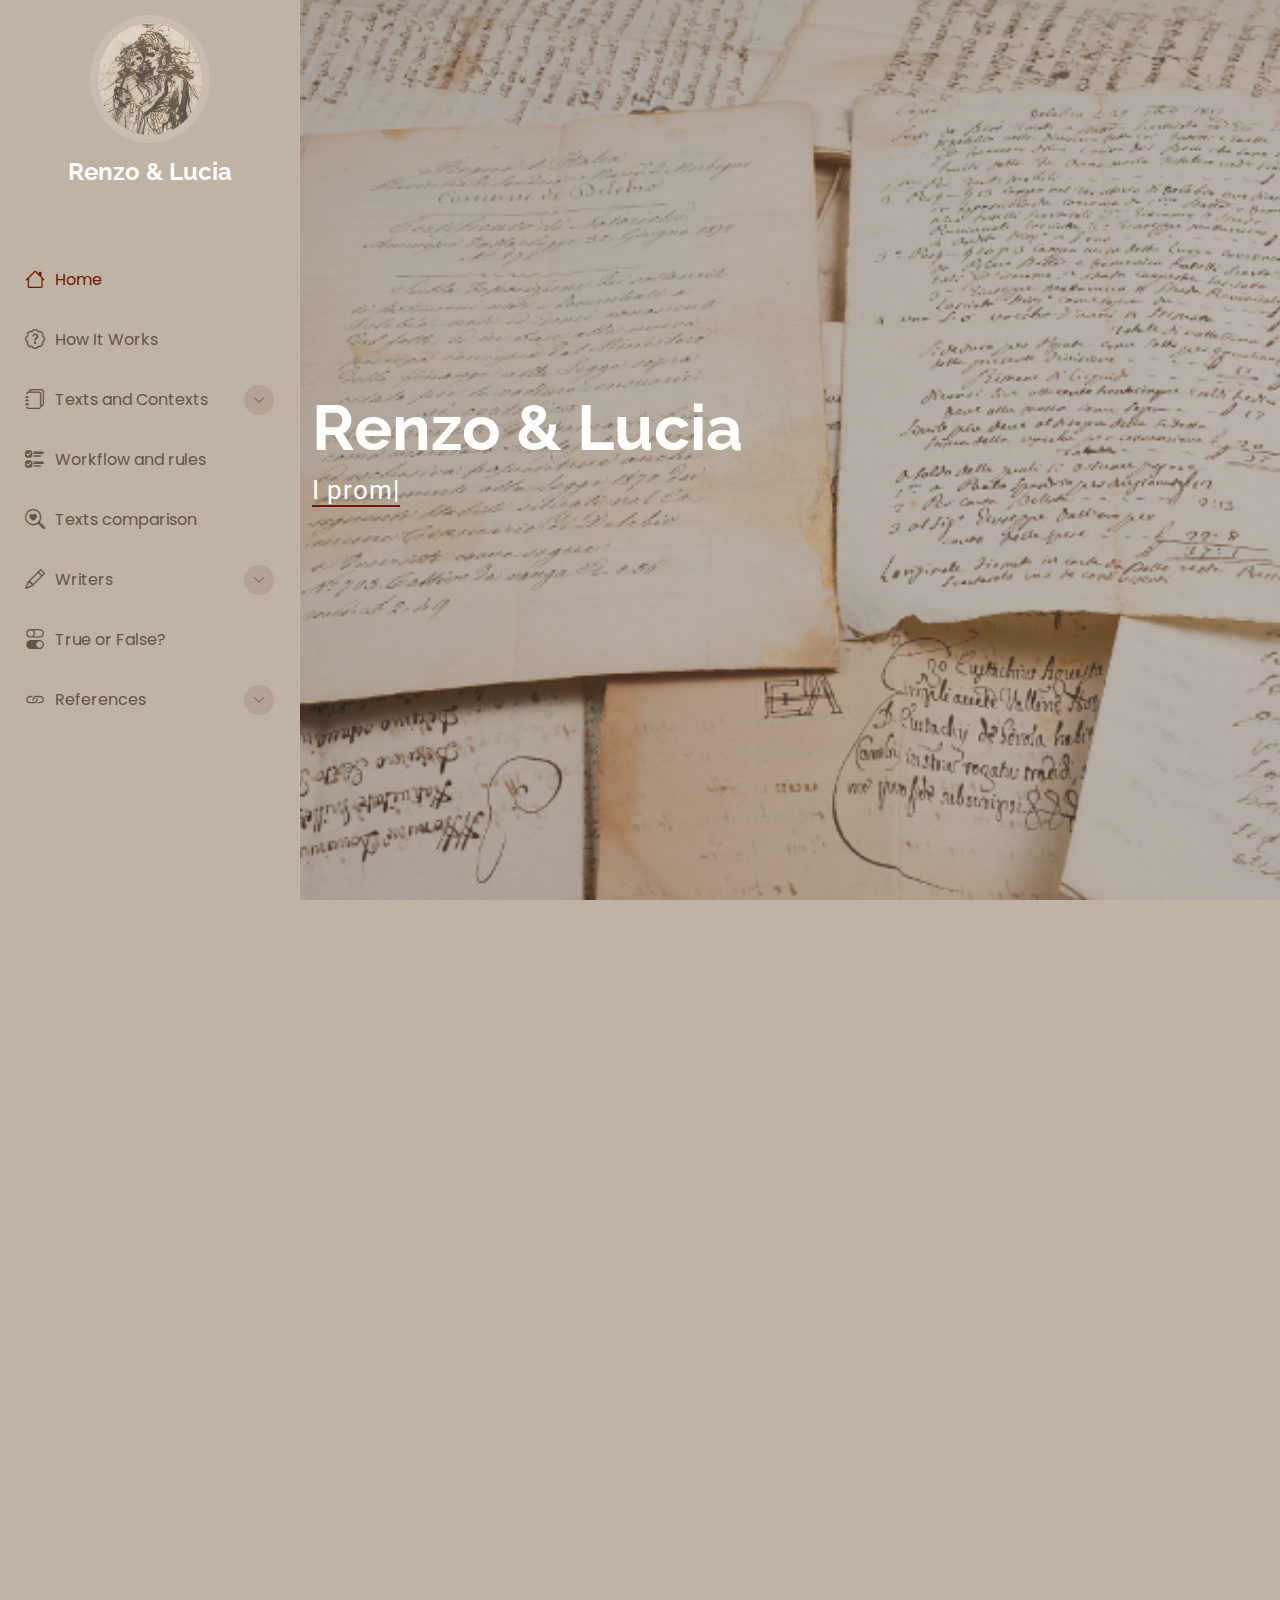
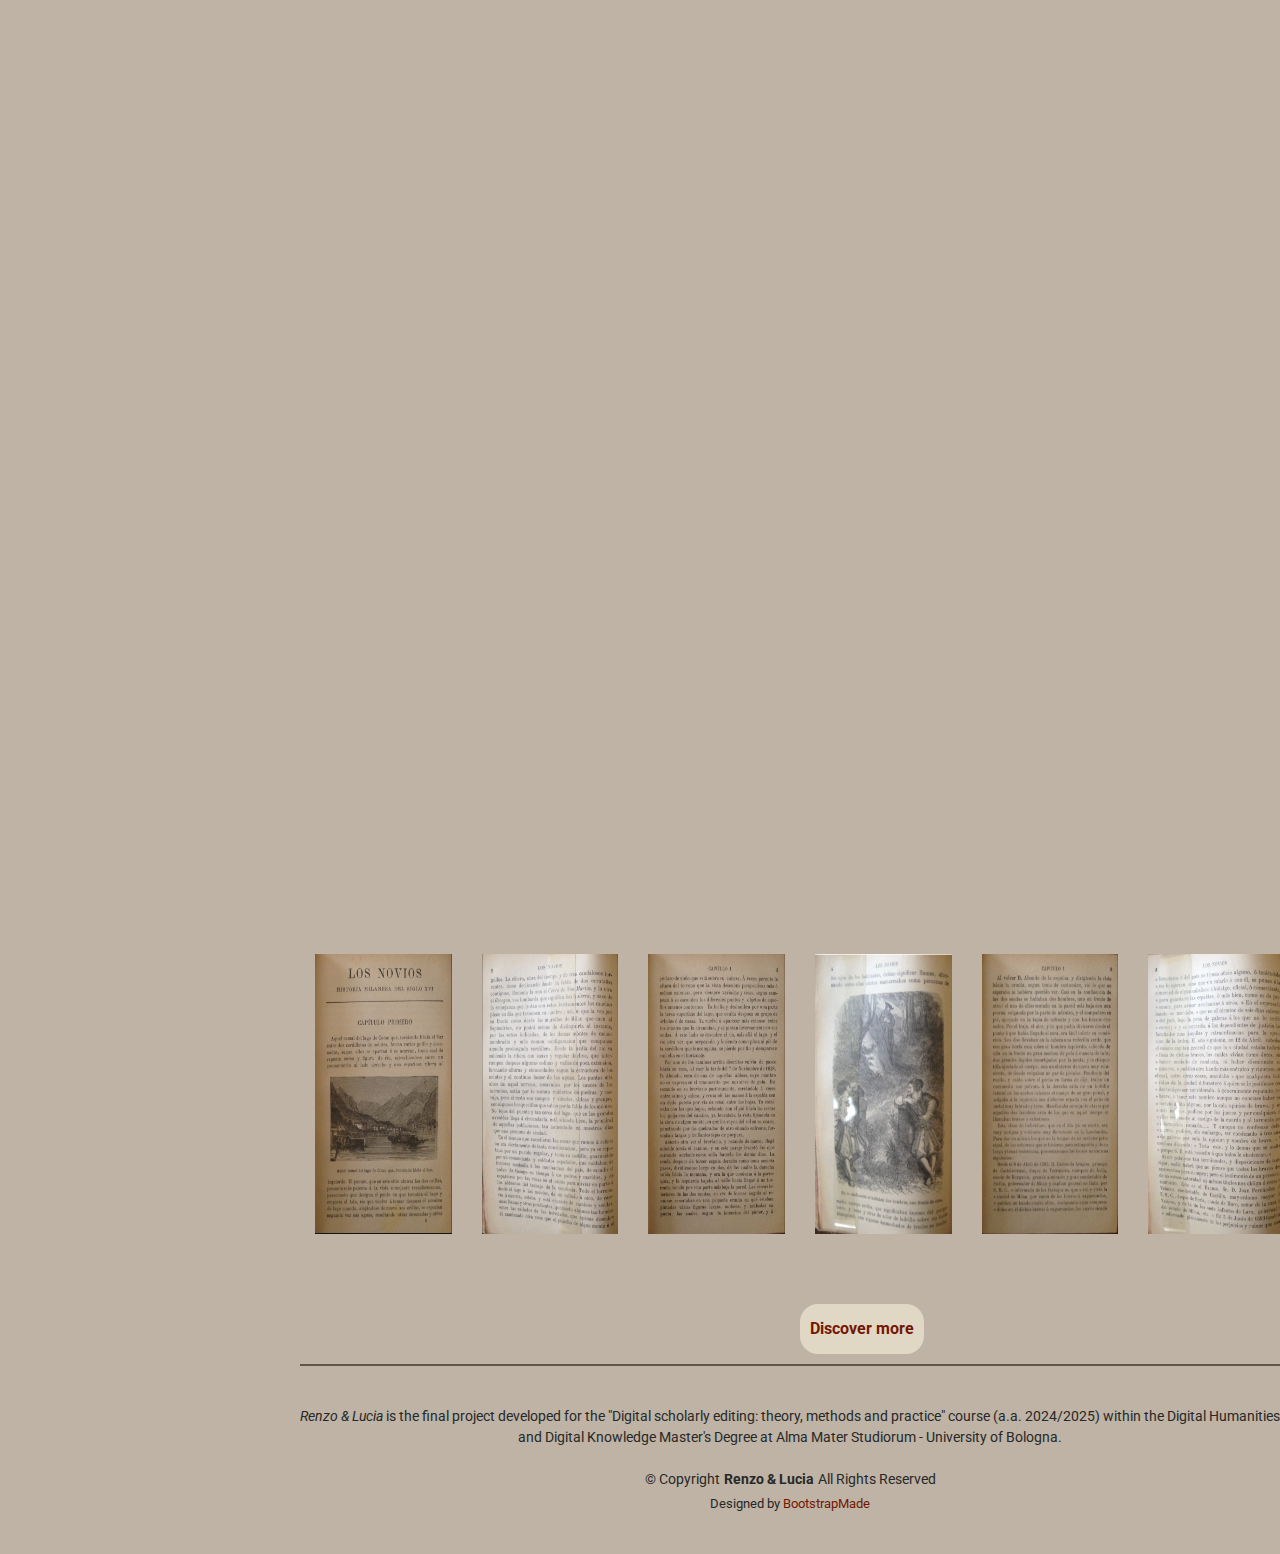
<file: index.html>
<!DOCTYPE html>
<html lang="en">

<head>
  <meta charset="utf-8">
  <meta content="width=device-width, initial-scale=1.0" name="viewport">
  <title>Renzo & Lucia</title>
  <meta content="" name="description">
  <meta content="" name="keywords">

  <!-- Favicons -->
  <link href="assets/img/losnoviosfavicon.png" rel="icon">
  <link href="assets/img/apple-touch-icon.png" rel="apple-touch-icon">

  <!-- Fonts -->
  <link href="https://fonts.googleapis.com" rel="preconnect">
  <link href="https://fonts.gstatic.com" rel="preconnect" crossorigin>
  <link href="https://fonts.googleapis.com/css2?family=Roboto:ital,wght@0,100;0,300;0,400;0,500;0,700;0,900;1,100;1,300;1,400;1,500;1,700;1,900&family=Poppins:ital,wght@0,100;0,200;0,300;0,400;0,500;0,600;0,700;0,800;0,900;1,100;1,200;1,300;1,400;1,500;1,600;1,700;1,800;1,900&family=Raleway:ital,wght@0,100;0,200;0,300;0,400;0,500;0,600;0,700;0,800;0,900;1,100;1,200;1,300;1,400;1,500;1,600;1,700;1,800;1,900&display=swap" rel="stylesheet">

  <!-- Vendor CSS Files -->
  <link href="assets/vendor/bootstrap/css/bootstrap.min.css" rel="stylesheet">
  <link href="assets/vendor/bootstrap-icons/bootstrap-icons.css" rel="stylesheet">
  <link href="assets/vendor/aos/aos.css" rel="stylesheet">
  <link href="assets/vendor/glightbox/css/glightbox.min.css" rel="stylesheet">
  <link href="assets/vendor/swiper/swiper-bundle.min.css" rel="stylesheet">

  <!-- Main CSS File -->
  <link href="assets/css/main.css" rel="stylesheet">

  <!-- =======================================================
  * Template Name: iPortfolio
  * Template URL: https://bootstrapmade.com/iportfolio-bootstrap-portfolio-websites-template/
  * Updated: Jun 29 2024 with Bootstrap v5.3.3
  * Author: BootstrapMade.com
  * License: https://bootstrapmade.com/license/
  ======================================================== -->
</head>

<body class="index-page">

  <header id="header" class="header dark-background d-flex flex-column">
    <i class="header-toggle d-xl-none bi bi-list"></i>

    <div class="profile-img">
      <img src="assets/img/losnoviosfavicon.png" alt="" class="img-fluid rounded-circle">
    </div>

    <a href="index.html" class="logo d-flex align-items-center justify-content-center">
      <!-- Uncomment the line below if you also wish to use an image logo -->
      <!-- <img src="assets/img/logo.png" alt=""> -->
      <h1 class="sitename">Renzo & Lucia</h1>
    </a>
    <br>
    <br>


    <nav id="navmenu" class="navmenu">
      <ul>
        <li><a href="#" class="active"><i class="bi bi-house navicon"></i>Home</a></li>
        <li><a href="howitworks.html"><i class="bi bi-patch-question navicon"></i>How It Works</a></li>
        <li class="dropdown"><a href="Texts.html"><i class="bi bi-journals navicon"></i> <span>Texts and Contexts</span> <i class="bi bi-chevron-down toggle-dropdown"></i></a>
          <ul>
            <li><a href="Texts.html">I promessi sposi</a></li>
            <li><a href="Texts.html">Los novios</a></li>
          </ul>
        </li>
        <li><a href="workflowanddoc.html"><i class="bi bi-ui-checks navicon"></i>Workflow and rules</a></li>
        <li><a href="txtinitialcomparison.html"><i class="bi bi-search-heart navicon"></i>Texts comparison</a></li>
        <li class="dropdown"><a href="writers.html"><i class="bi bi-pencil navicon"></i> <span>Writers</span> <i class="bi bi-chevron-down toggle-dropdown"></i></a>
          <ul>
            <li><a href="writers.html">Alessandro Manzoni</a></li>
            <li><a href="writers.html">Juan Nicasio Gallego</a></li>
          </ul>
        </li>
        <li><a href="trueorfalse.html"><i class="bi bi-toggles navicon"></i>True or False?</a></li>
        <li class="dropdown"><a href="references.html"><i class="bi bi-link navicon"></i> <span>References</span> <i class="bi bi-chevron-down toggle-dropdown"></i></a>
          <ul>
            <li><a href="references.html">Primary bibliography</a></li>
            <li><a href="references.html">Secondary biblioghraphy</a></li>
            <li><a href="references.html">Tools</a></li>
      </ul>
    </nav>

  </header>

  <main class="main">

    <!-- Hero Section -->
  <section id="tstart" class="tstart section dark-background" class="manoscritti">

      <img src="assets/img/manoscritti.jpg" alt="manoscritti" class="tstart-bg" data-aos="fade-in">

      <div class="container" data-aos="fade-up" data-aos-delay="100">
        <h2>Renzo & Lucia</h2>
        <p><span class="typed" data-typed-items="I promessi sposi vs Los novios"></span><span class="typed-cursor typed-cursor--blink" aria-hidden="true"></span></p>
      </div>

    </section><!-- /Hero Section -->

    <!-- About Section -->
    <section id="about" class="about section">

      <!-- Section Title -->
      <div class="container section-title" data-aos="fade-up">
        <h2>About the project</h2>
        <div class="content">
            <p> Welcome to <strong>Renzo & Lucia</strong>, an innovative and interactive project that brings literature to life through the power of Digital Humanities.<br>
              At the heart of this project lies a fascinating challenge: to analyze, compare, and digitally map the differences between an original work and its translation into another language. 
              The result is an engaging experience that invites the user to discover how texts transform as they cross cultural and linguistic borders.<br>
              This work combines technology and literary analysis in a unique way, it provides a stimulating comparison focused on two highly interesting and distinctive 19th-century works:</p><br>
            <div class="row">
              <div>
                <ul>
                  <li><i class="bi bi-chevron-right"></i> <strong><em>I promessi sposi</em> by Alessandro Manzoni (1827), also known as the Ventisettana</strong></li>
                  <li><i class="bi bi-chevron-right"></i> <strong><em>Los novios</em> by Juan Nicasio Gallego (1836-37)</strong></li>
                  </ul>
              </div>
            </div>
            <p>It is worth noting that Gallego’s version is not the very first Spanish translation of Manzoni’s masterpiece. In fact, it is at least the second, published nearly a decade after the original. The earlier translation published in 1833 remains little known, with scarce and incomplete information available. For this reason, Gallego’s version offers a more solid and fruitful basis for analysis.</p>
            <br>
            <p>This project is designed for a diverse audience, from the students seeking study material to literature enthusiasts, teachers, and actually anyone interested in discovering new insights into <em>I promessi sposi</em>.</p>
            <br>
            <p>Both texts are well known and widely studied, with multiple digital editions already available. Furthermore, several platforms already allow readers to consult and analyze them.</p>
            <br>
            <p>However, this project aims to go beyond simple comparison by offering a detailed, side-by-side analysis of the two works. The goal is not only to observe their similarities but, more importantly, to highlight the structural, linguistic, interpretative, cultural, and ideological  differences that emerge between the original work and its translation.</p>
            <br>
            <p>What makes this comparison especially compelling is that these variations are not merely accidental or stylistic. They reveal how language, culture, and historical context shape the way a story is told. The translation, therefore, is not just a literal rendering of the original but a work deeply influenced by the translator’s time, culture, and perspective.</p>
            <br>
            <p>As a result, this project invites readers to perceive this translation not as a simple reproduction, but as a form of cultural, linguistic, interpretative, and ideological adaptation.</p>
          </div>
        </div>
      </div><!-- End Section Title -->
</section>


<section class="textsexample_section">
  <div class="textsexample_container">
    <div class="isotope-layout" data-default-filter="*" data-layout="masonry" >
      <div class="row justify-content-center gy-4 isotope-container" data-aos="fade-up" data-aos-delay="200">

      <!-- Primo elemento -->
      <div class="col-lg-4 col-md-6 isotope-item textsclass">
        <div class="portfolio-item portfolio-hover rounded shadow-sm overflow-hidden">
          <div class="portfolio-img-container">
            <img src="assets/img/ipromessisposiexample.png" class="img-fluid" alt="I promessi sposi">
            <div class="portfolio-overlay">
              <div class="portfolio-text">
                <h4 id="ps_title">I PROMESSI SPOSI</h4>
                <p>First page of the first chapter of <i>I promessi sposi</i>, Ventisettana, written by Alessandro Manzoni (1827)</p>
                <a href="assets/img/ipromessisposiexample.png" title="Chapter 1, page 1 - I promessi sposi Ventisettana written by Alessandro Manzoni (1827)" data-gallery="portfolio-gallery-app" class="glightbox preview-link" id="ps_zoomicon"><i class="bi bi-zoom-in"></i></a>
                <a href="https://archive.org/details/bub_gb_u_HqQfXtei0C/page/n21/mode/2up" title="More Details" class="details-link" target="_blank" id="ps_searchicon"><i class="bi bi-link-45deg"></i></a>
              </div>
            </div>
          </div>
        </div>
      </div>

      <!-- Secondo elemento -->
      <div class="col-lg-4 col-md-6 isotope-item textsclass">
        <div class="portfolio-item portfolio-hover rounded shadow-sm overflow-hidden">
          <div class="portfolio-img-container">
            <img src="assets/img/losnoviosexample.png" class="img-fluid" alt="Los noivios">
            <div class="portfolio-overlay">
              <div class="portfolio-text">
                <h4 id="ps_title">LOS NOVIOS</h4>
                <p>First page of the first chapter of <i>Los novios</i> written by Juan Nicasio Gallego (1836-37)</p>
                <a href="assets/img/losnoviosexample.png" title="Chapter 1, page 1 - Los novio written by Juan Nicasio Gallego (1836-37)" data-gallery="portfolio-gallery-app" class="glightbox preview-link" id="ln_zoomicon"><i class="bi bi-zoom-in"></i></a>
                <a href="https://www.movio.beniculturali.it/dsglism/IpromessisposiinEuropaenelmondo/it/67/edizione-spagnola" title="More Details" class="details-link" target="_blank" id="ln_searchicon"><i class="bi bi-link-45deg"></i></a>
              </div>
            </div>
          </div>
        </div>
      </div>

    </div><!-- End isotope container -->

  </div><!-- End isotope layout -->

</div><!-- End container -->

</section>


<div class="indexslider">
        <div class="indexslide-track">

           <div class="index-slide">
            <img src="assets/img/losnoviosexample.png" alt="losnoviosp1" > 
          </div>

          <div class="index-slide">
            <img src="assets/img/Los novios foto/losnoviosp2.png" alt="losnoviosp2" > 
          </div>
          
          <div class="index-slide">
            <img src="assets/img/Los novios foto/losnoviosp3.png" alt="losnoviosp3"> 
          </div>
      
          <div class="index-slide">
            <img src="assets/img/Los novios foto/losnoviosp4.png" alt="losnoviosp4"> 
          </div>
    
          <div class="index-slide">
            <img src="assets/img/Los novios foto/losnoviosp5.png" alt="losnoviosp5"> 
          </div>
    
          <div class="index-slide">
            <img src="assets/img/Los novios foto/losnoviosp6.png" alt="losnoviosp6"> 
          </div>
    
          <div class="index-slide">
            <img src="assets/img/Los novios foto/losnoviosp7.png" alt="losnoviosp7"> 
          </div>
    
          <div class="index-slide">
            <img src="assets/img/Los novios foto/losnoviosp8.png" alt="losnoviosp8"> 
          </div>
    
          <div class="index-slide">
            <img src="assets/img/Los novios foto/losnoviosp9.png" alt="losnoviosp9"> 
          </div>
    
          <div class="index-slide">
            <img src="assets/img/Los novios foto/losnoviosp10.png" alt="losnoviosp10"> 
          </div>
    
          <div class="index-slide">
            <img src="assets/img/internetarchivestart.png" alt="ipsia1"> 
          </div>
    
          <div class="index-slide">
            <img src="assets/img/ipsia2.png" alt="ipsia2"> 
          </div>
    
          <div class="index-slide">
            <img src="assets/img/ipsia3.png" alt="ipsia3"> 
          </div>
    
          <div class="index-slide">
            <img src="assets/img/ipsia4.png" alt="ipsia4"> 
          </div>
    
          <div class="index-slide">
            <img src="assets/img/ipsia5.png" alt="ipsia5"> 
          </div>
    
          <div class="index-slide">
            <img src="assets/img/ipsia6.png" alt="ipsia6"> 
          </div>
          
          <div class="index-slide">
            <img src="assets/img/ipsia7.png" alt="ipsia7"> 
          </div>

          <div class="index-slide">
            <img src="assets/img/ipsia8.png" alt="ipsia8"> 
          </div>

          <div class="index-slide">
            <img src="assets/img/ipsia9.png" alt="ipsia9"> 
          </div>
    
          <div class="index-slide">
            <img src="assets/img/ipsia10.png" alt="ipsia10"> 
          </div>

        <!-- doubled images-->
        
          
           <div class="index-slide">
            <img src="assets/img/losnoviosexample.png" alt="losnoviosp1" > 
          </div>

          <div class="index-slide">
            <img src="assets/img/Los novios foto/losnoviosp2.png" alt="losnoviosp2" > 
          </div>
          
          <div class="index-slide">
            <img src="assets/img/Los novios foto/losnoviosp3.png" alt="losnoviosp3"> 
          </div>
      
          <div class="index-slide">
            <img src="assets/img/Los novios foto/losnoviosp4.png" alt="losnoviosp4"> 
          </div>
    
          <div class="index-slide">
            <img src="assets/img/Los novios foto/losnoviosp5.png" alt="losnoviosp5"> 
          </div>
    
          <div class="index-slide">
            <img src="assets/img/Los novios foto/losnoviosp6.png" alt="losnoviosp6"> 
          </div>
    
          <div class="index-slide">
            <img src="assets/img/Los novios foto/losnoviosp7.png" alt="losnoviosp7"> 
          </div>
    
          <div class="index-slide">
            <img src="assets/img/Los novios foto/losnoviosp8.png" alt="losnoviosp8"> 
          </div>
    
          <div class="index-slide">
            <img src="assets/img/Los novios foto/losnoviosp9.png" alt="losnoviosp9"> 
          </div>
    
          <div class="index-slide">
            <img src="assets/img/Los novios foto/losnoviosp10.png" alt="losnoviosp10"> 
          </div>
    
          <div class="index-slide">
            <img src="assets/img/internetarchivestart.png" alt="ipsia1"> 
          </div>
    
          <div class="index-slide">
            <img src="assets/img/ipsia2.png" alt="ipsia2"> 
          </div>
    
          <div class="index-slide">
            <img src="assets/img/ipsia3.png" alt="ipsia3"> 
          </div>
    
          <div class="index-slide">
            <img src="assets/img/ipsia4.png" alt="ipsia4"> 
          </div>
    
          <div class="index-slide">
            <img src="assets/img/ipsia5.png" alt="ipsia5"> 
          </div>
    
          <div class="index-slide">
            <img src="assets/img/ipsia6.png" alt="ipsia6"> 
          </div>
          
          <div class="index-slide">
            <img src="assets/img/ipsia7.png" alt="ipsia7"> 
          </div>

          <div class="index-slide">
            <img src="assets/img/ipsia8.png" alt="ipsia8"> 
          </div>

          <div class="index-slide">
            <img src="assets/img/ipsia9.png" alt="ipsia9"> 
          </div>
    
          <div class="index-slide">
            <img src="assets/img/ipsia10.png" alt="ipsia10"> 
          </div>
          
        <!-- doubled images-->

          
           <div class="index-slide">
            <img src="assets/img/losnoviosexample.png" alt="losnoviosp1" > 
          </div>

          <div class="index-slide">
            <img src="assets/img/Los novios foto/losnoviosp2.png" alt="losnoviosp2" > 
          </div>
          
          <div class="index-slide">
            <img src="assets/img/Los novios foto/losnoviosp3.png" alt="losnoviosp3"> 
          </div>
      
          <div class="index-slide">
            <img src="assets/img/Los novios foto/losnoviosp4.png" alt="losnoviosp4"> 
          </div>
    
          <div class="index-slide">
            <img src="assets/img/Los novios foto/losnoviosp5.png" alt="losnoviosp5"> 
          </div>
    
          <div class="index-slide">
            <img src="assets/img/Los novios foto/losnoviosp6.png" alt="losnoviosp6"> 
          </div>
    
          <div class="index-slide">
            <img src="assets/img/Los novios foto/losnoviosp7.png" alt="losnoviosp7"> 
          </div>
    
          <div class="index-slide">
            <img src="assets/img/Los novios foto/losnoviosp8.png" alt="losnoviosp8"> 
          </div>
    
          <div class="index-slide">
            <img src="assets/img/Los novios foto/losnoviosp9.png" alt="losnoviosp9"> 
          </div>
    
          <div class="index-slide">
            <img src="assets/img/Los novios foto/losnoviosp10.png" alt="losnoviosp10"> 
          </div>
    
          <div class="index-slide">
            <img src="assets/img/internetarchivestart.png" alt="ipsia1"> 
          </div>
    
          <div class="index-slide">
            <img src="assets/img/ipsia2.png" alt="ipsia2"> 
          </div>
    
          <div class="index-slide">
            <img src="assets/img/ipsia3.png" alt="ipsia3"> 
          </div>
    
          <div class="index-slide">
            <img src="assets/img/ipsia4.png" alt="ipsia4"> 
          </div>
    
          <div class="index-slide">
            <img src="assets/img/ipsia5.png" alt="ipsia5"> 
          </div>
    
          <div class="index-slide">
            <img src="assets/img/ipsia6.png" alt="ipsia6"> 
          </div>
          
          <div class="index-slide">
            <img src="assets/img/ipsia7.png" alt="ipsia7"> 
          </div>

          <div class="index-slide">
            <img src="assets/img/ipsia8.png" alt="ipsia8"> 
          </div>

          <div class="index-slide">
            <img src="assets/img/ipsia9.png" alt="ipsia9"> 
          </div>
    
          <div class="index-slide">
            <img src="assets/img/ipsia10.png" alt="ipsia10"> 
          </div>
    
  
         
        </div>
      </div>




<div>
  <style>
    .discover{
      align-items: center;
      border-radius: 18px;
      margin-left: 500px;
      background-color:#e1d7c5;
      border-color: var(--heading-color);
      height: 50px;
      font-weight:bold;
    }
  </style>
 <button class="btn-base discover"><a href="txtinitialcomparison.html">Discover more</a></button>
</div>

  </main>

  <footer id="footer" class="footer position-relative light-background">

    <div class="footercontainer">
      <div class="copyright text-center ">
        <p><i>Renzo & Lucia</i> is the final project developed for the "Digital scholarly editing: theory, methods and practice" course (a.a. 2024/2025) within the Digital Humanities and Digital Knowledge Master's Degree at Alma Mater Studiorum - University of Bologna.</p> <br>
        <p>© <span>Copyright</span><strong class="px-1 sitename">Renzo & Lucia</strong><span>All Rights Reserved</span></p>
      </div>
      <div class="credits">
        <!-- All the links in the footer should remain intact. -->
        <!-- You can delete the links only if you've purchased the pro version. -->
        <!-- Licensing information: https://bootstrapmade.com/license/ -->
        <!-- Purchase the pro version with working PHP/AJAX contact form: [buy-url] -->
        Designed by <a href="https://bootstrapmade.com/">BootstrapMade</a>
      </div>
    </div>

  </footer>

  <!-- Scroll Top -->
  <a href="#" id="scroll-top" class="scroll-top d-flex align-items-center justify-content-center"><i class="bi bi-arrow-up-short"></i></a>

  <!-- Preloader -->
  <div id="preloader"></div>

  <!-- Vendor JS Files -->
  <script src="assets/vendor/bootstrap/js/bootstrap.bundle.min.js"></script>
  <script src="assets/vendor/php-email-form/validate.js"></script>
  <script src="assets/vendor/aos/aos.js"></script>
  <script src="assets/vendor/typed.js/typed.umd.js"></script>
  <script src="assets/vendor/purecounter/purecounter_vanilla.js"></script>
  <script src="assets/vendor/waypoints/noframework.waypoints.js"></script>
  <script src="assets/vendor/glightbox/js/glightbox.min.js"></script>
  <script src="assets/vendor/imagesloaded/imagesloaded.pkgd.min.js"></script>
  <script src="assets/vendor/isotope-layout/isotope.pkgd.min.js"></script>
  <script src="assets/vendor/swiper/swiper-bundle.min.js"></script>

  <!-- Main JS File -->
  <script src="assets/js/main.js"></script>

</body>

</html>
</file>
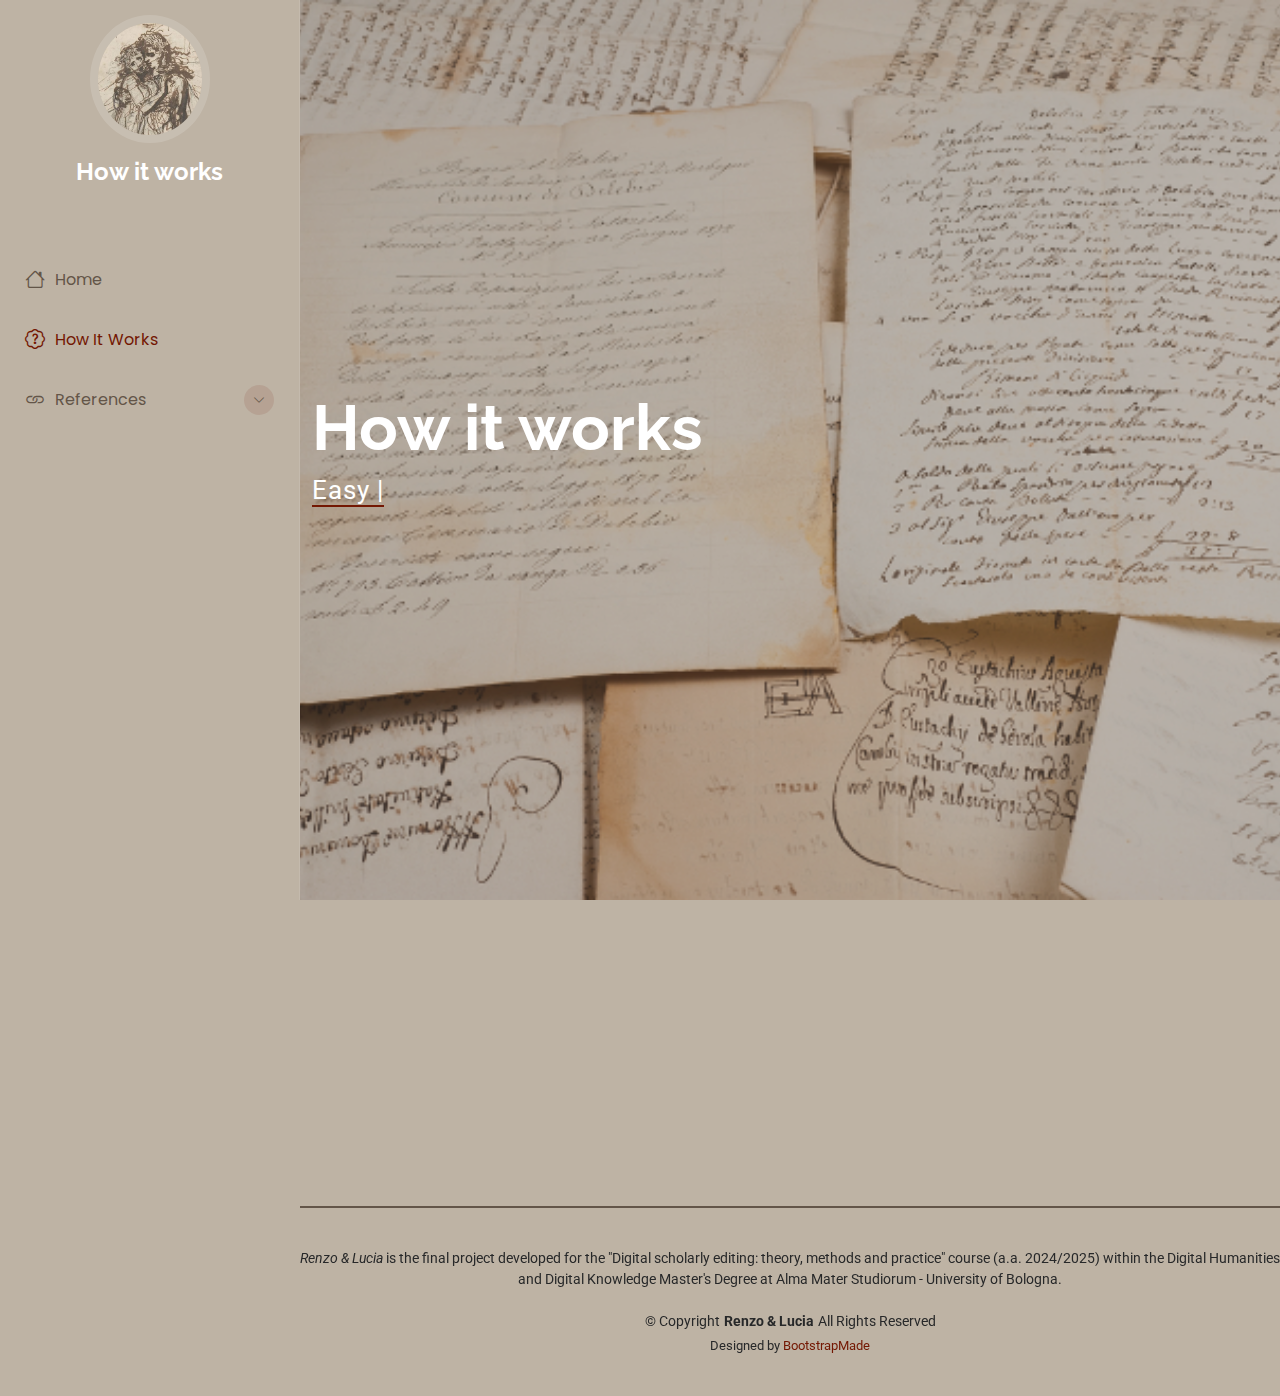
<file: howitworks.html>
<!DOCTYPE html>
<html lang="en">

<head>
  <meta charset="utf-8">
  <meta content="width=device-width, initial-scale=1.0" name="viewport">
  <title>Renzo & Lucia</title>
  <meta content="" name="description">
  <meta content="" name="keywords">

  <!-- Favicons -->
  <link href="assets/img/losnoviosfavicon.png" rel="icon">
  <link href="assets/img/apple-touch-icon.png" rel="apple-touch-icon">

  <!-- Fonts -->
  <link href="https://fonts.googleapis.com" rel="preconnect">
  <link href="https://fonts.gstatic.com" rel="preconnect" crossorigin>
  <link href="https://fonts.googleapis.com/css2?family=Roboto:ital,wght@0,100;0,300;0,400;0,500;0,700;0,900;1,100;1,300;1,400;1,500;1,700;1,900&family=Poppins:ital,wght@0,100;0,200;0,300;0,400;0,500;0,600;0,700;0,800;0,900;1,100;1,200;1,300;1,400;1,500;1,600;1,700;1,800;1,900&family=Raleway:ital,wght@0,100;0,200;0,300;0,400;0,500;0,600;0,700;0,800;0,900;1,100;1,200;1,300;1,400;1,500;1,600;1,700;1,800;1,900&display=swap" rel="stylesheet">

  <!-- Vendor CSS Files -->
  <link href="assets/vendor/bootstrap/css/bootstrap.min.css" rel="stylesheet">
  <link href="assets/vendor/bootstrap-icons/bootstrap-icons.css" rel="stylesheet">
  <link href="assets/vendor/aos/aos.css" rel="stylesheet">
  <link href="assets/vendor/glightbox/css/glightbox.min.css" rel="stylesheet">
  <link href="assets/vendor/swiper/swiper-bundle.min.css" rel="stylesheet">

  <!-- Main CSS File -->
  <link href="assets/css/main.css" rel="stylesheet">

  <!-- =======================================================
  * Template Name: iPortfolio
  * Template URL: https://bootstrapmade.com/iportfolio-bootstrap-portfolio-websites-template/
  * Updated: Jun 29 2024 with Bootstrap v5.3.3
  * Author: BootstrapMade.com
  * License: https://bootstrapmade.com/license/
  ======================================================== -->
</head>

<body class="index-page">

  <header id="header" class="header dark-background d-flex flex-column">
    <i class="header-toggle d-xl-none bi bi-list"></i>

    <div class="profile-img">
      <img src="assets/img/losnoviosfavicon.png" alt="" class="img-fluid rounded-circle">
    </div>

    <a href="index.html" class="logo d-flex align-items-center justify-content-center">
      <!-- Uncomment the line below if you also wish to use an image logo -->
      <!-- <img src="assets/img/logo.png" alt=""> -->
      <h1 class="sitename">How it works</h1>
    </a>
    <br>
    <br>


    <nav id="navmenu" class="navmenu">
      <ul>
        <li><a href="index.html"><i class="bi bi-house navicon"></i>Home</a></li>
        <li><a href="#"class="active"><i class="bi bi-patch-question navicon"></i>How It Works</a></li>
        <li class="dropdown"><a href="references.html"><i class="bi bi-link navicon"></i> <span>References</span> <i class="bi bi-chevron-down toggle-dropdown"></i></a>
          <ul>
            <li><a href="references.html">Primary bibliography</a></li>
            <li><a href="references.html">Secondary biblioghraphy</a></li>
            <li><a href="references.html">Tools</a></li>
      </ul>
    </nav>

  </header>

  <main class="main">

    <!-- Hero Section -->
  <section id="tstart" class="tstart section dark-background" class="manoscritti">

      <img src="assets/img/manoscritti.jpg" alt="manoscritti" class="tstart-bg" data-aos="fade-in">

      <div class="container" data-aos="fade-up" data-aos-delay="100">
        <h2>How it works</h2>
        <p><span class="typed" data-typed-items="Easy tips for navigating and using the site effectively"></span><span class="typed-cursor typed-cursor--blink" aria-hidden="true"></span></p>
      </div>

    </section><!-- /Hero Section -->

    <!-- About Section -->
    <section id="about" class="about section">

      <!-- Section Title -->
      <div class="container section-title" data-aos="fade-up">
        <h2>Quick guide to get the best out of the website</h2>
        <div class="content">
            <p>Here there is a very short video explaination</p><br>   
        </div>
      </div><!-- End Section Title -->
</section>


  </main>

  <footer id="footer" class="footer position-relative light-background">

    <div class="footercontainer">
      <div class="copyright text-center ">
        <p><i>Renzo & Lucia</i> is the final project developed for the "Digital scholarly editing: theory, methods and practice" course (a.a. 2024/2025) within the Digital Humanities and Digital Knowledge Master's Degree at Alma Mater Studiorum - University of Bologna.</p> <br>
        <p>© <span>Copyright</span><strong class="px-1 sitename">Renzo & Lucia</strong><span>All Rights Reserved</span></p>
      </div>
      <div class="credits">
        <!-- All the links in the footer should remain intact. -->
        <!-- You can delete the links only if you've purchased the pro version. -->
        <!-- Licensing information: https://bootstrapmade.com/license/ -->
        <!-- Purchase the pro version with working PHP/AJAX contact form: [buy-url] -->
        Designed by <a href="https://bootstrapmade.com/">BootstrapMade</a>
      </div>
    </div>

  </footer>

  <!-- Scroll Top -->
  <a href="#" id="scroll-top" class="scroll-top d-flex align-items-center justify-content-center"><i class="bi bi-arrow-up-short"></i></a>

  <!-- Preloader -->
  <div id="preloader"></div>

  <!-- Vendor JS Files -->
  <script src="assets/vendor/bootstrap/js/bootstrap.bundle.min.js"></script>
  <script src="assets/vendor/php-email-form/validate.js"></script>
  <script src="assets/vendor/aos/aos.js"></script>
  <script src="assets/vendor/typed.js/typed.umd.js"></script>
  <script src="assets/vendor/purecounter/purecounter_vanilla.js"></script>
  <script src="assets/vendor/waypoints/noframework.waypoints.js"></script>
  <script src="assets/vendor/glightbox/js/glightbox.min.js"></script>
  <script src="assets/vendor/imagesloaded/imagesloaded.pkgd.min.js"></script>
  <script src="assets/vendor/isotope-layout/isotope.pkgd.min.js"></script>
  <script src="assets/vendor/swiper/swiper-bundle.min.js"></script>

  <!-- Main JS File -->
  <script src="assets/js/main.js"></script>

</body>

</html>
</file>
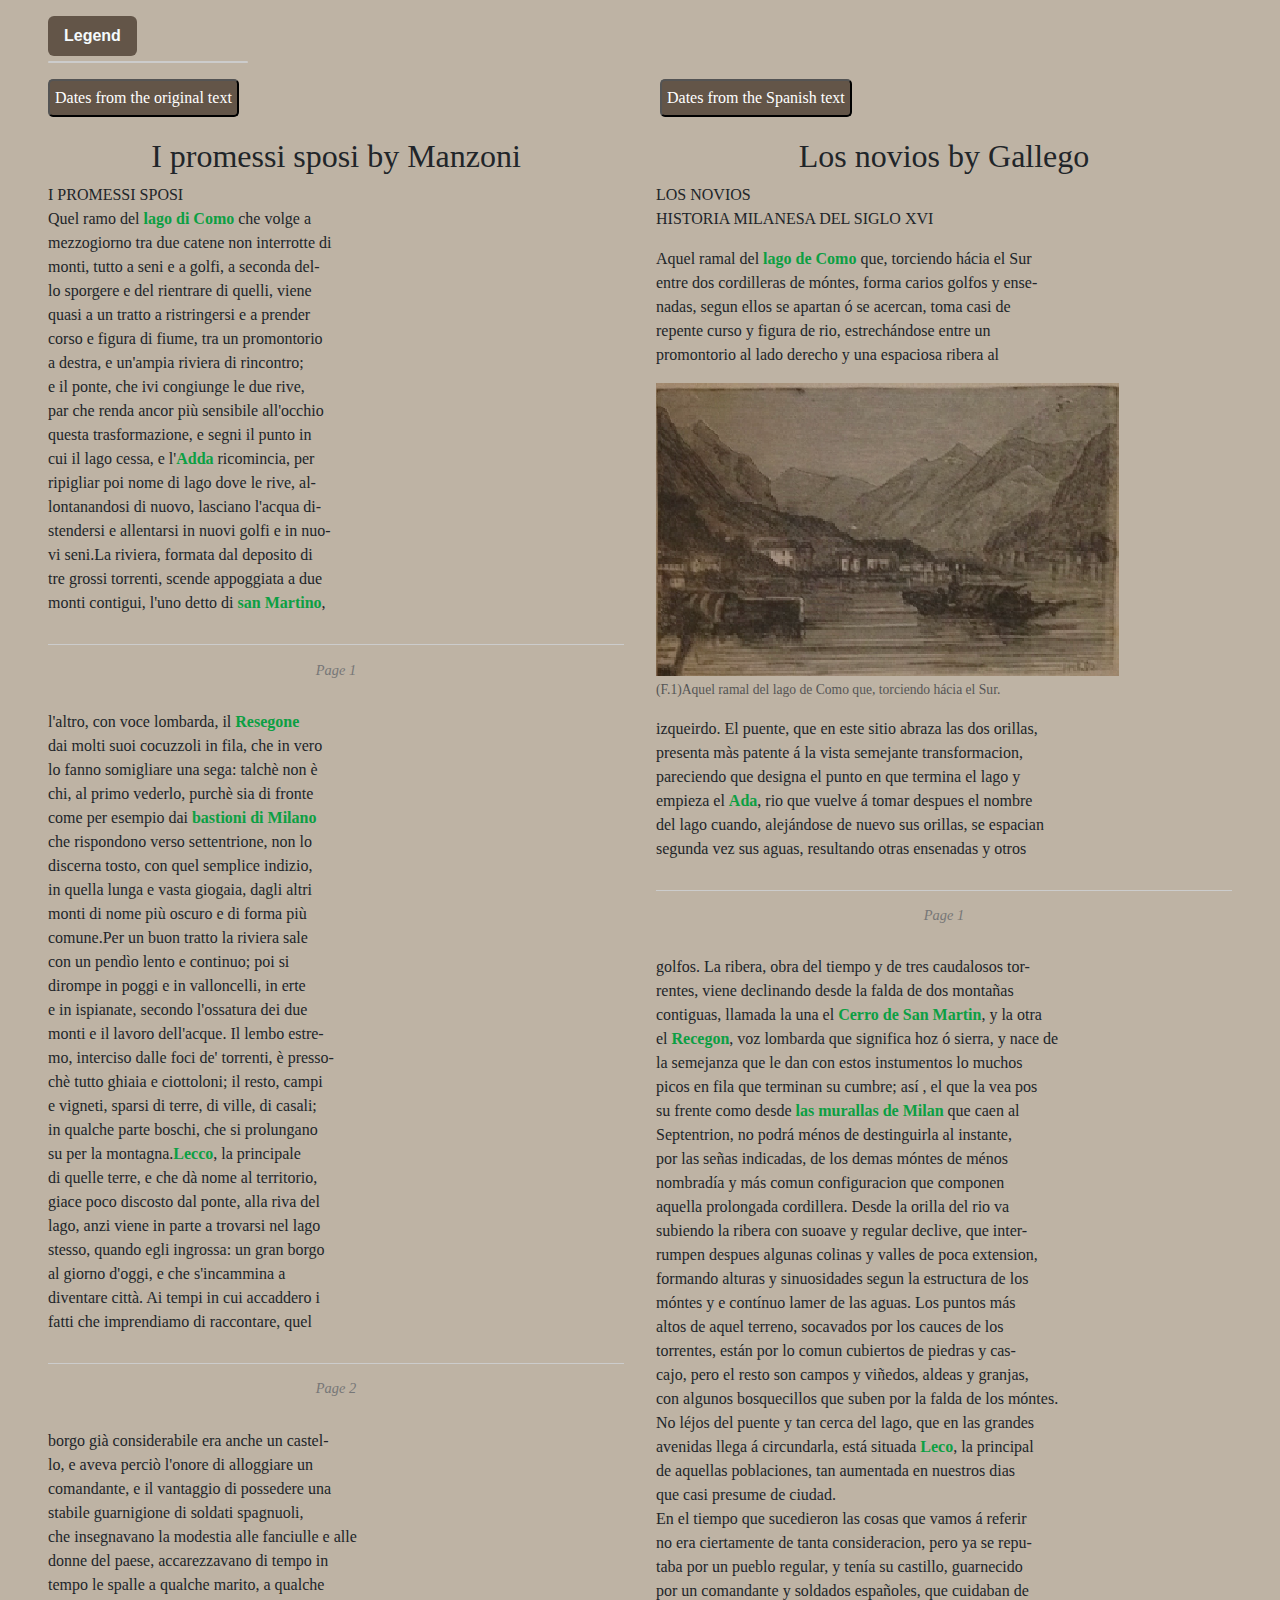
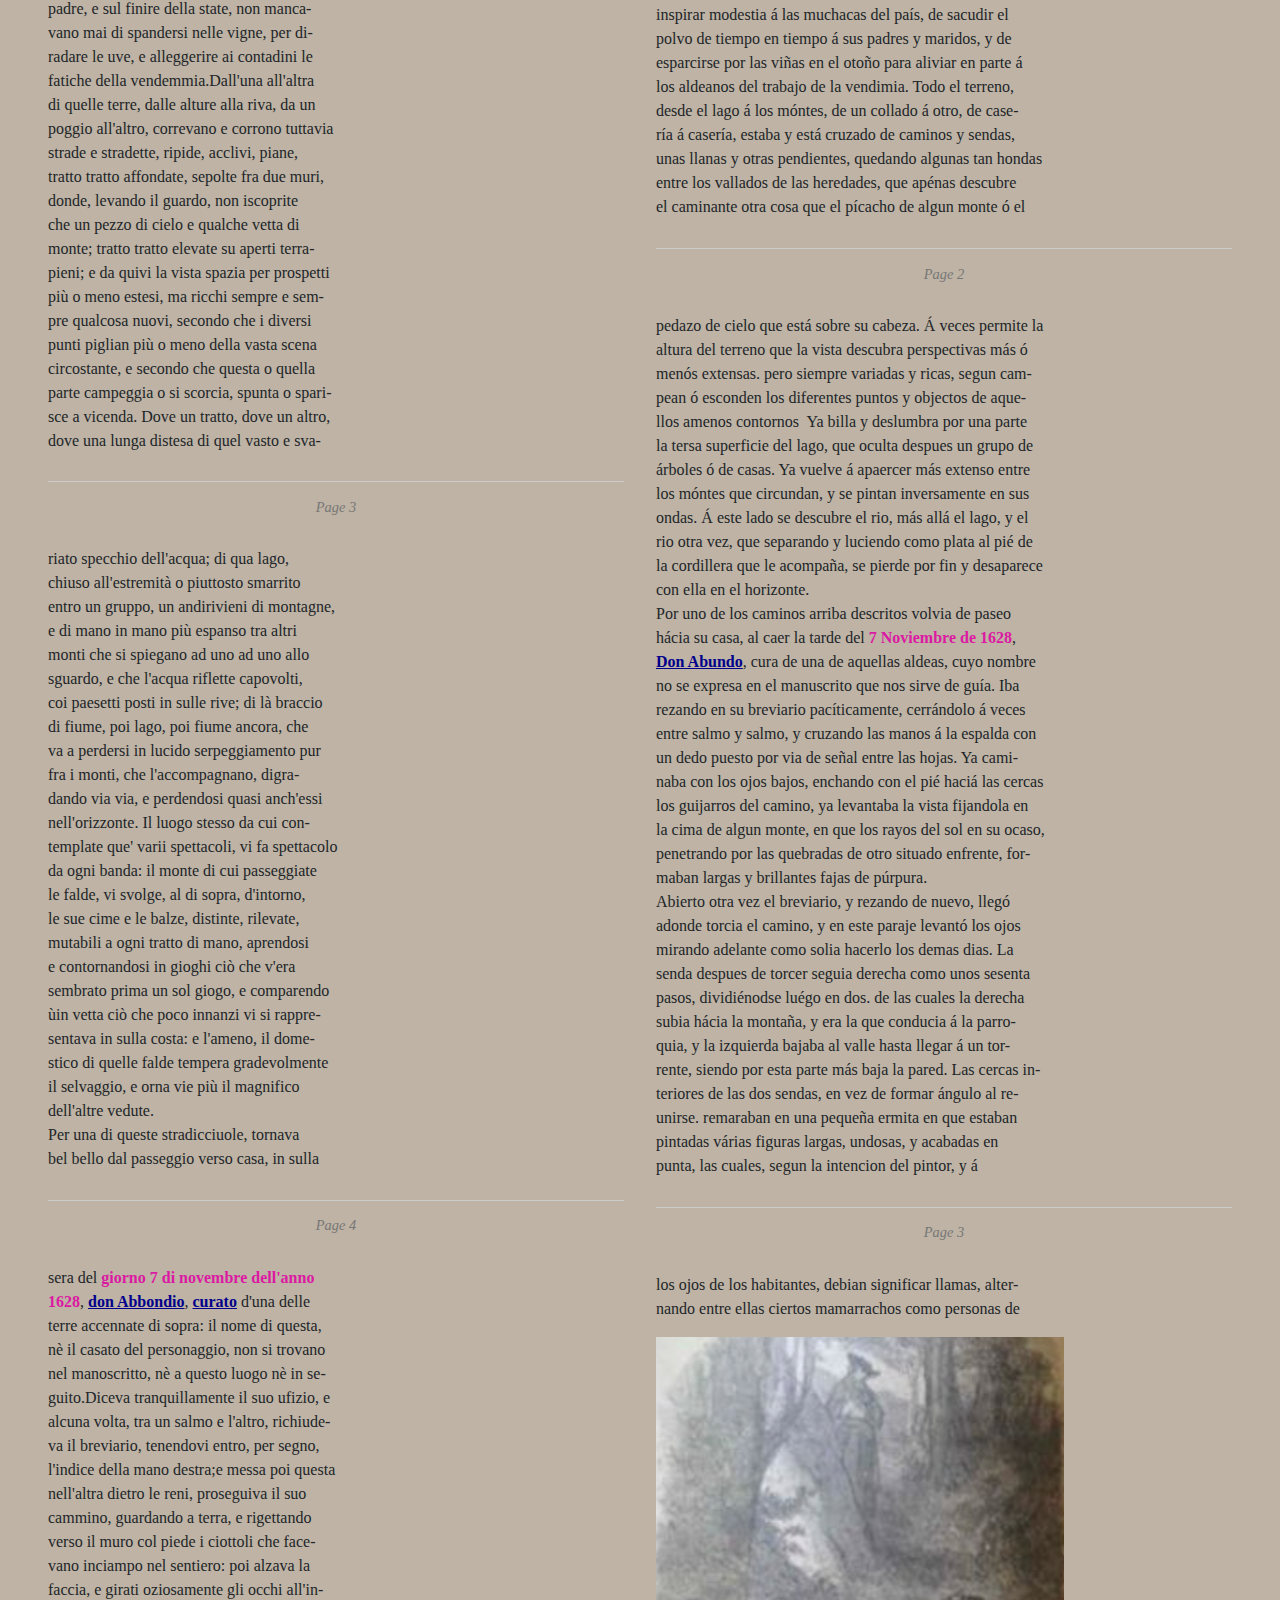
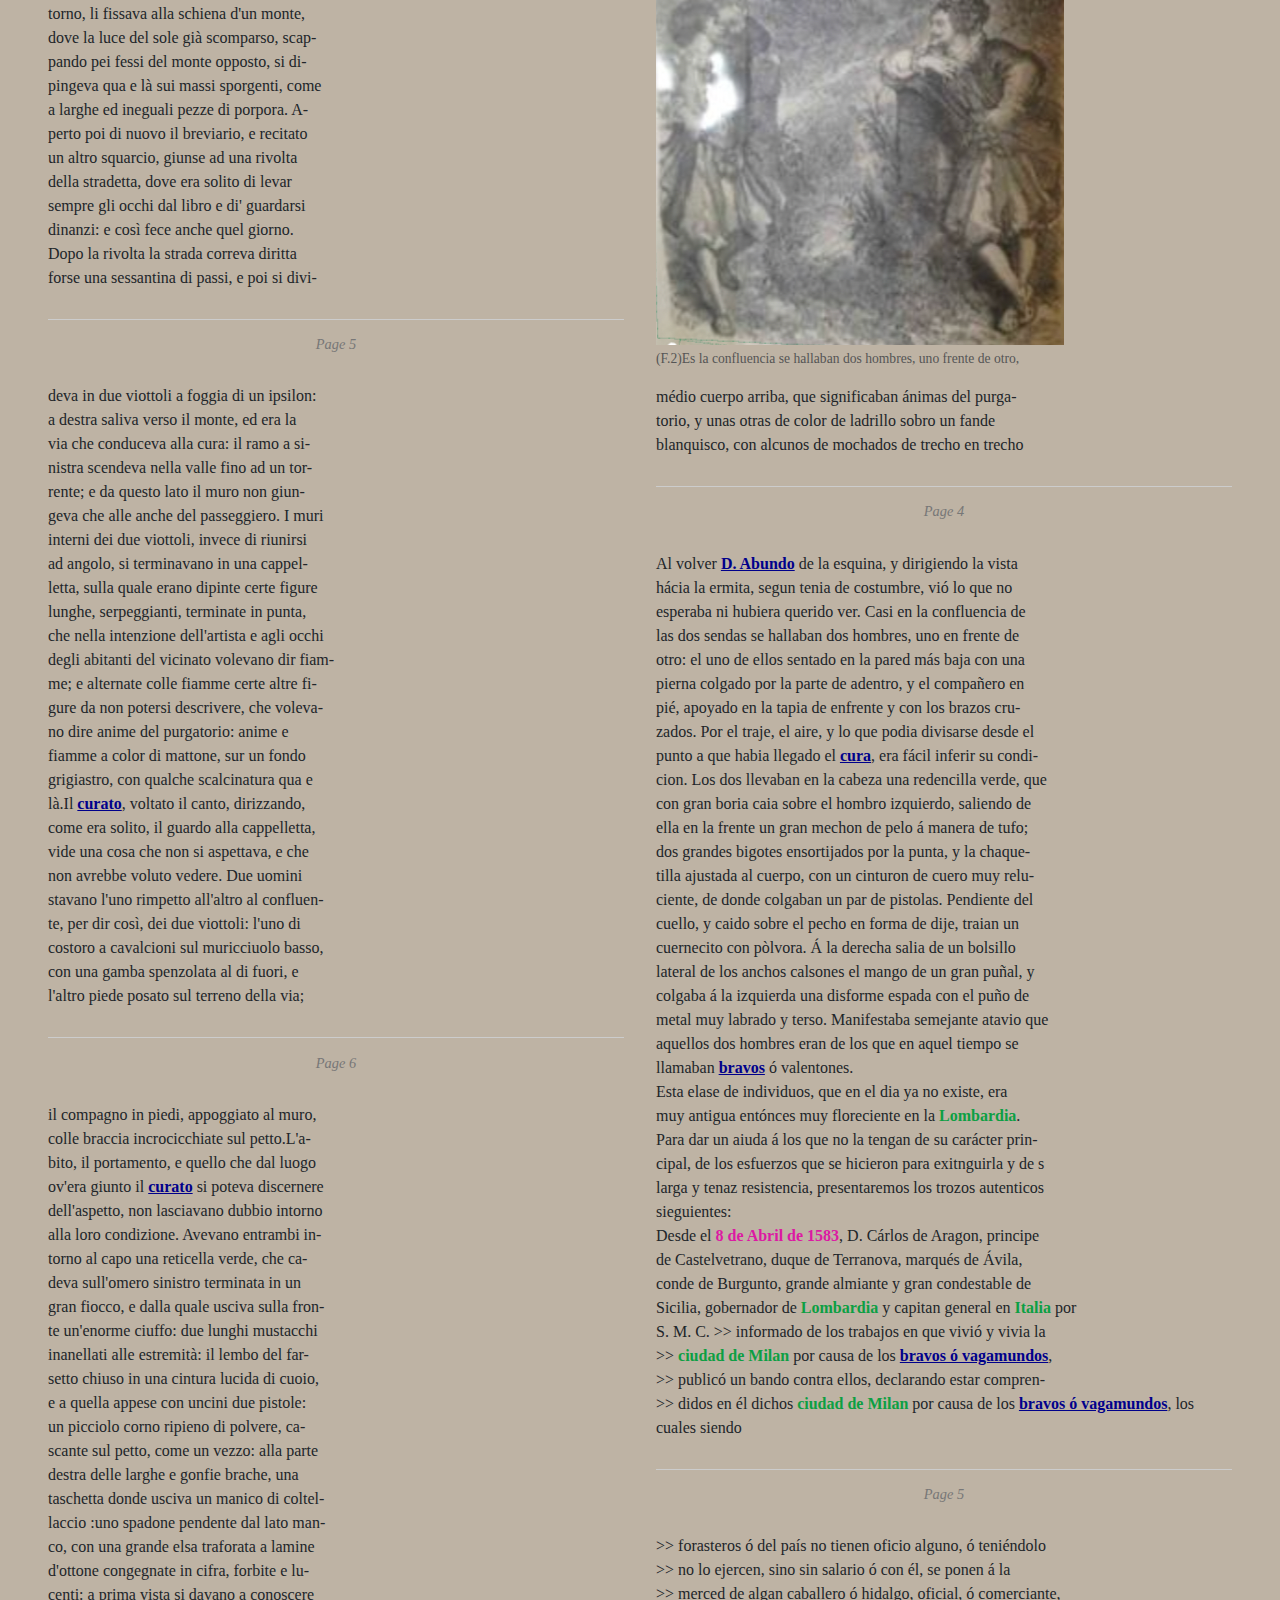
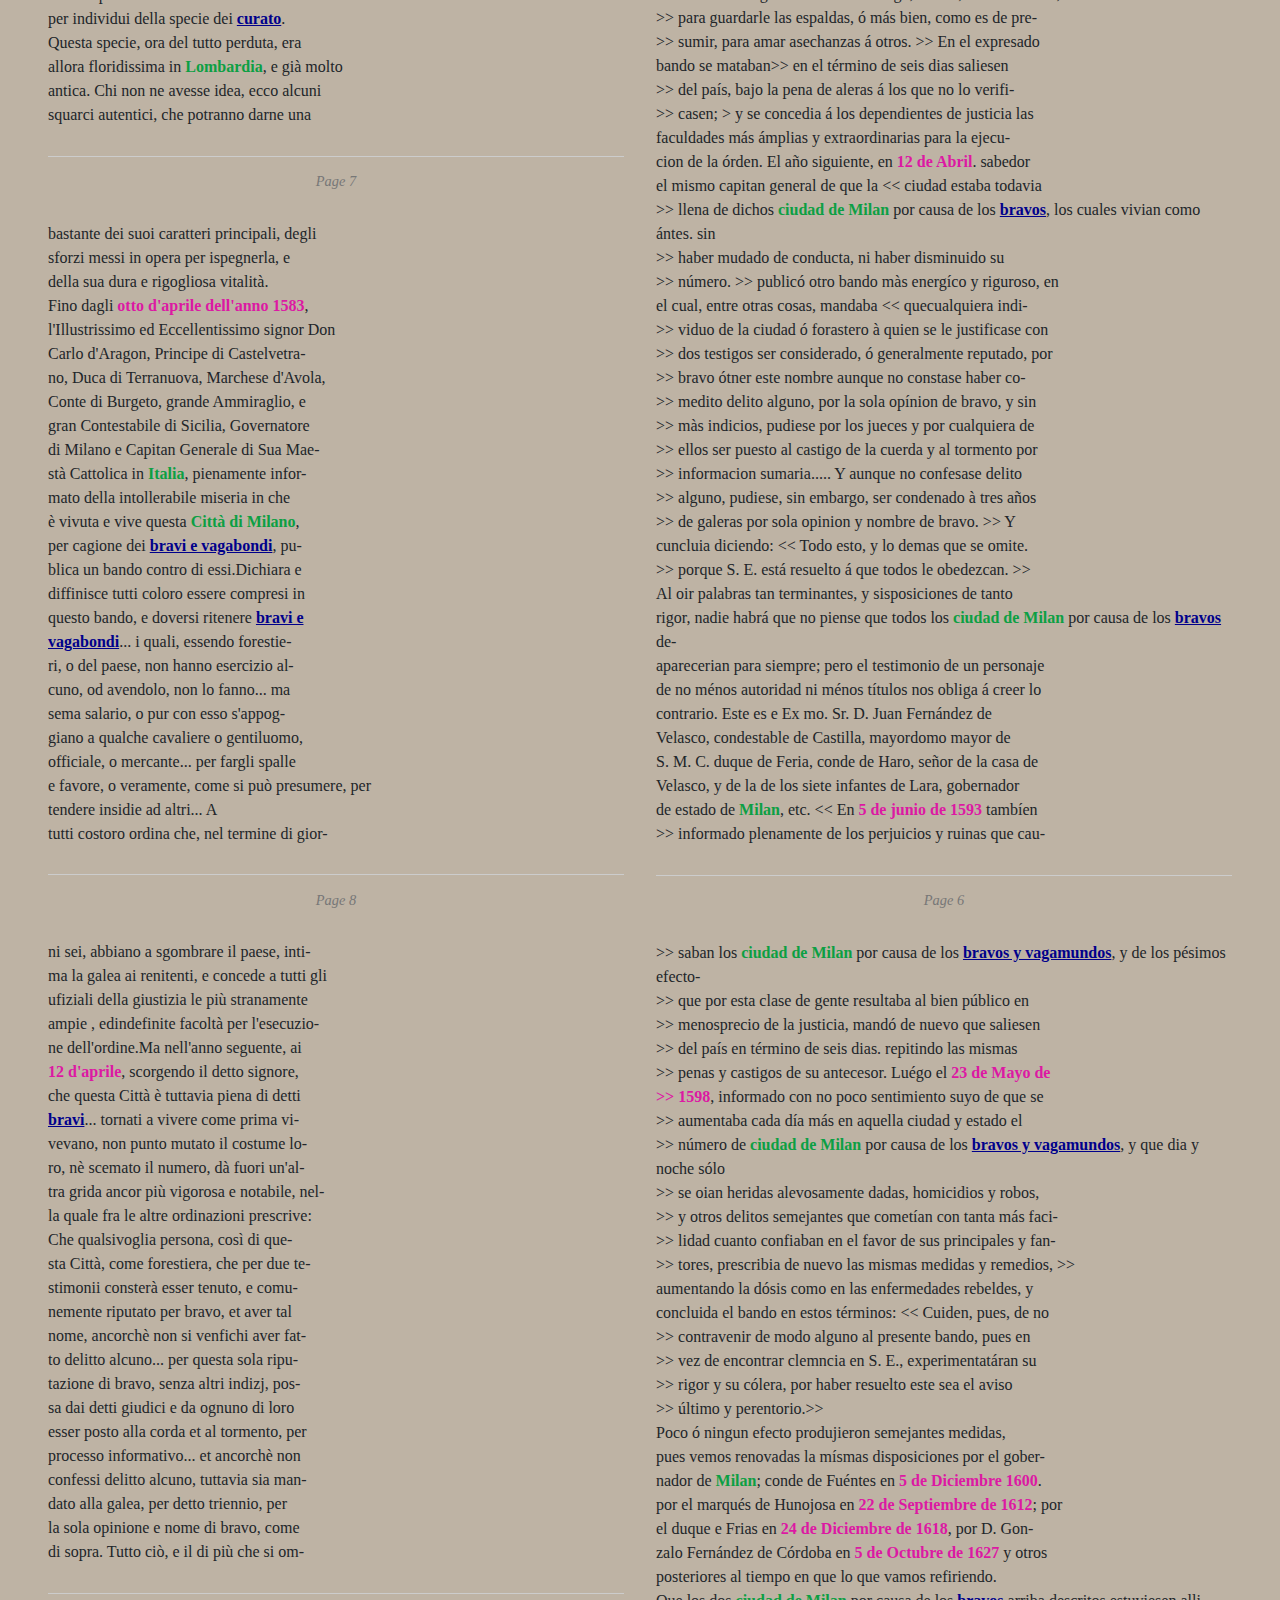
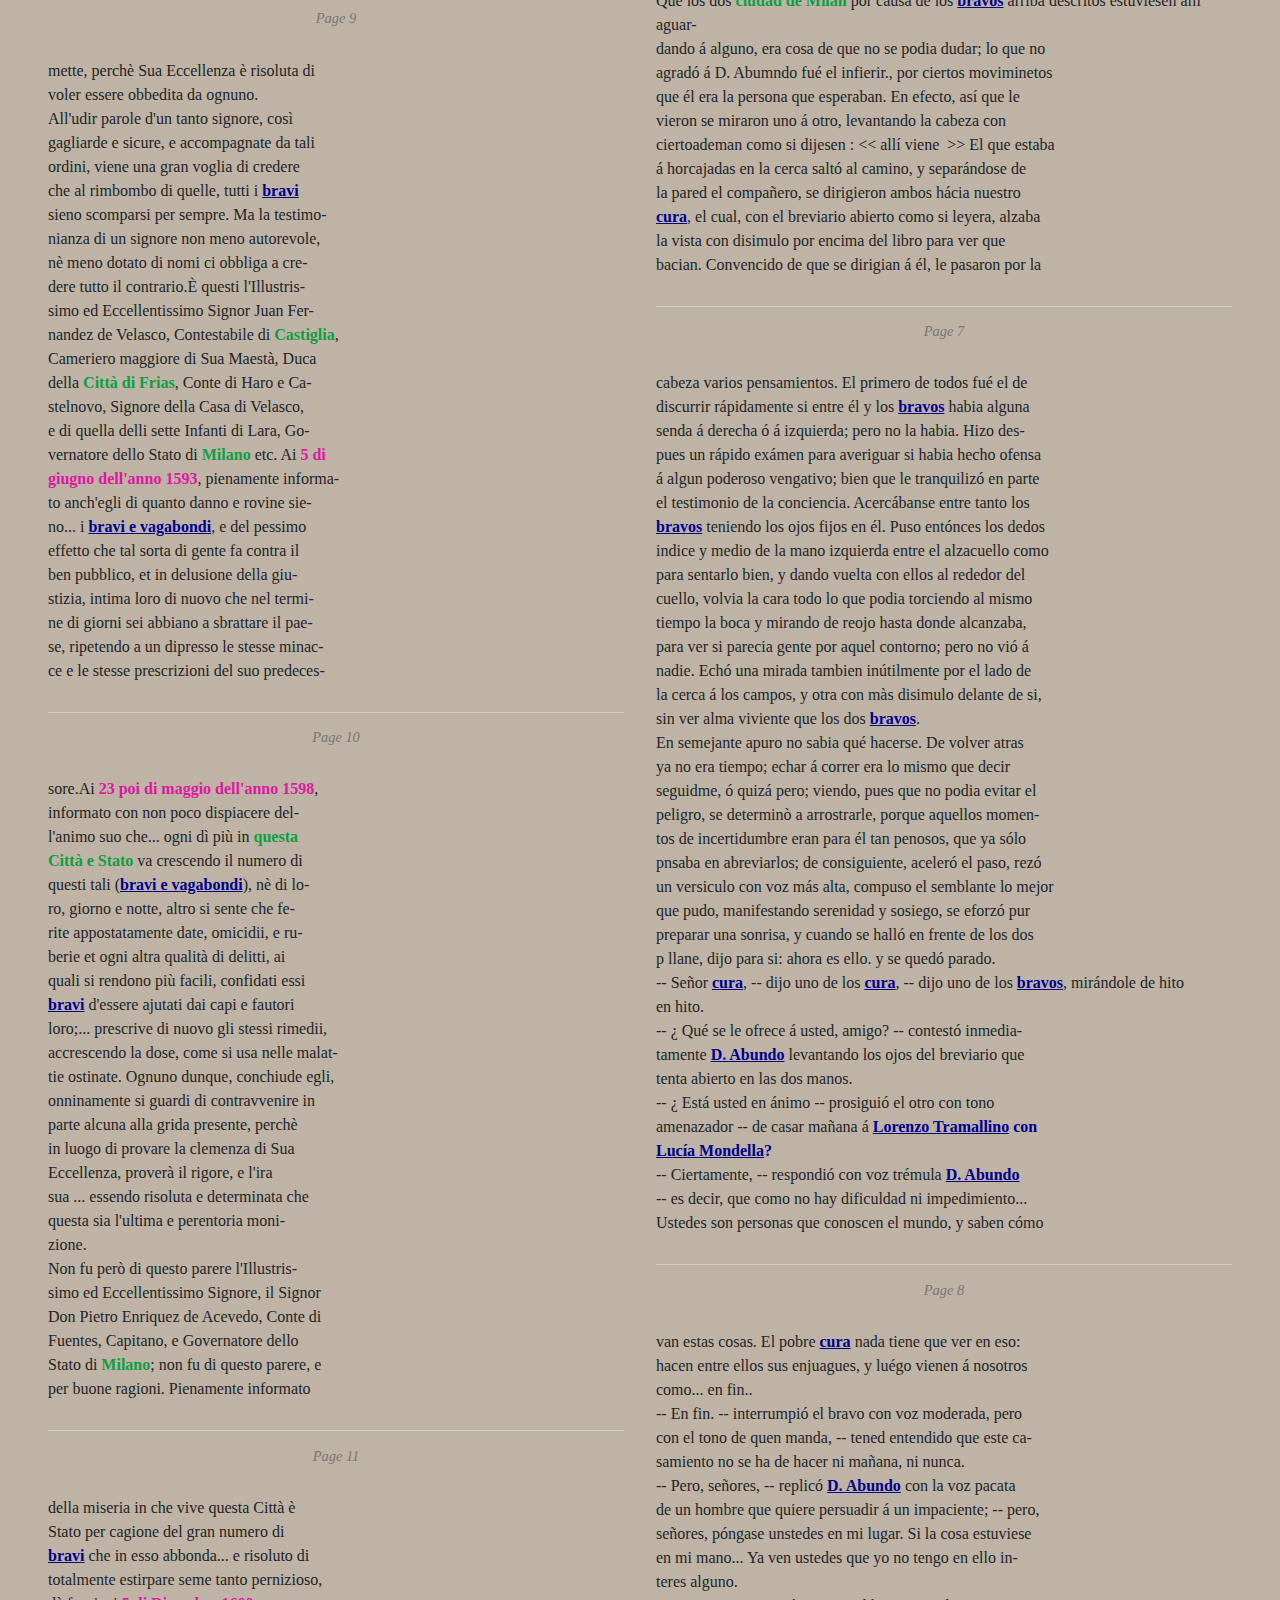
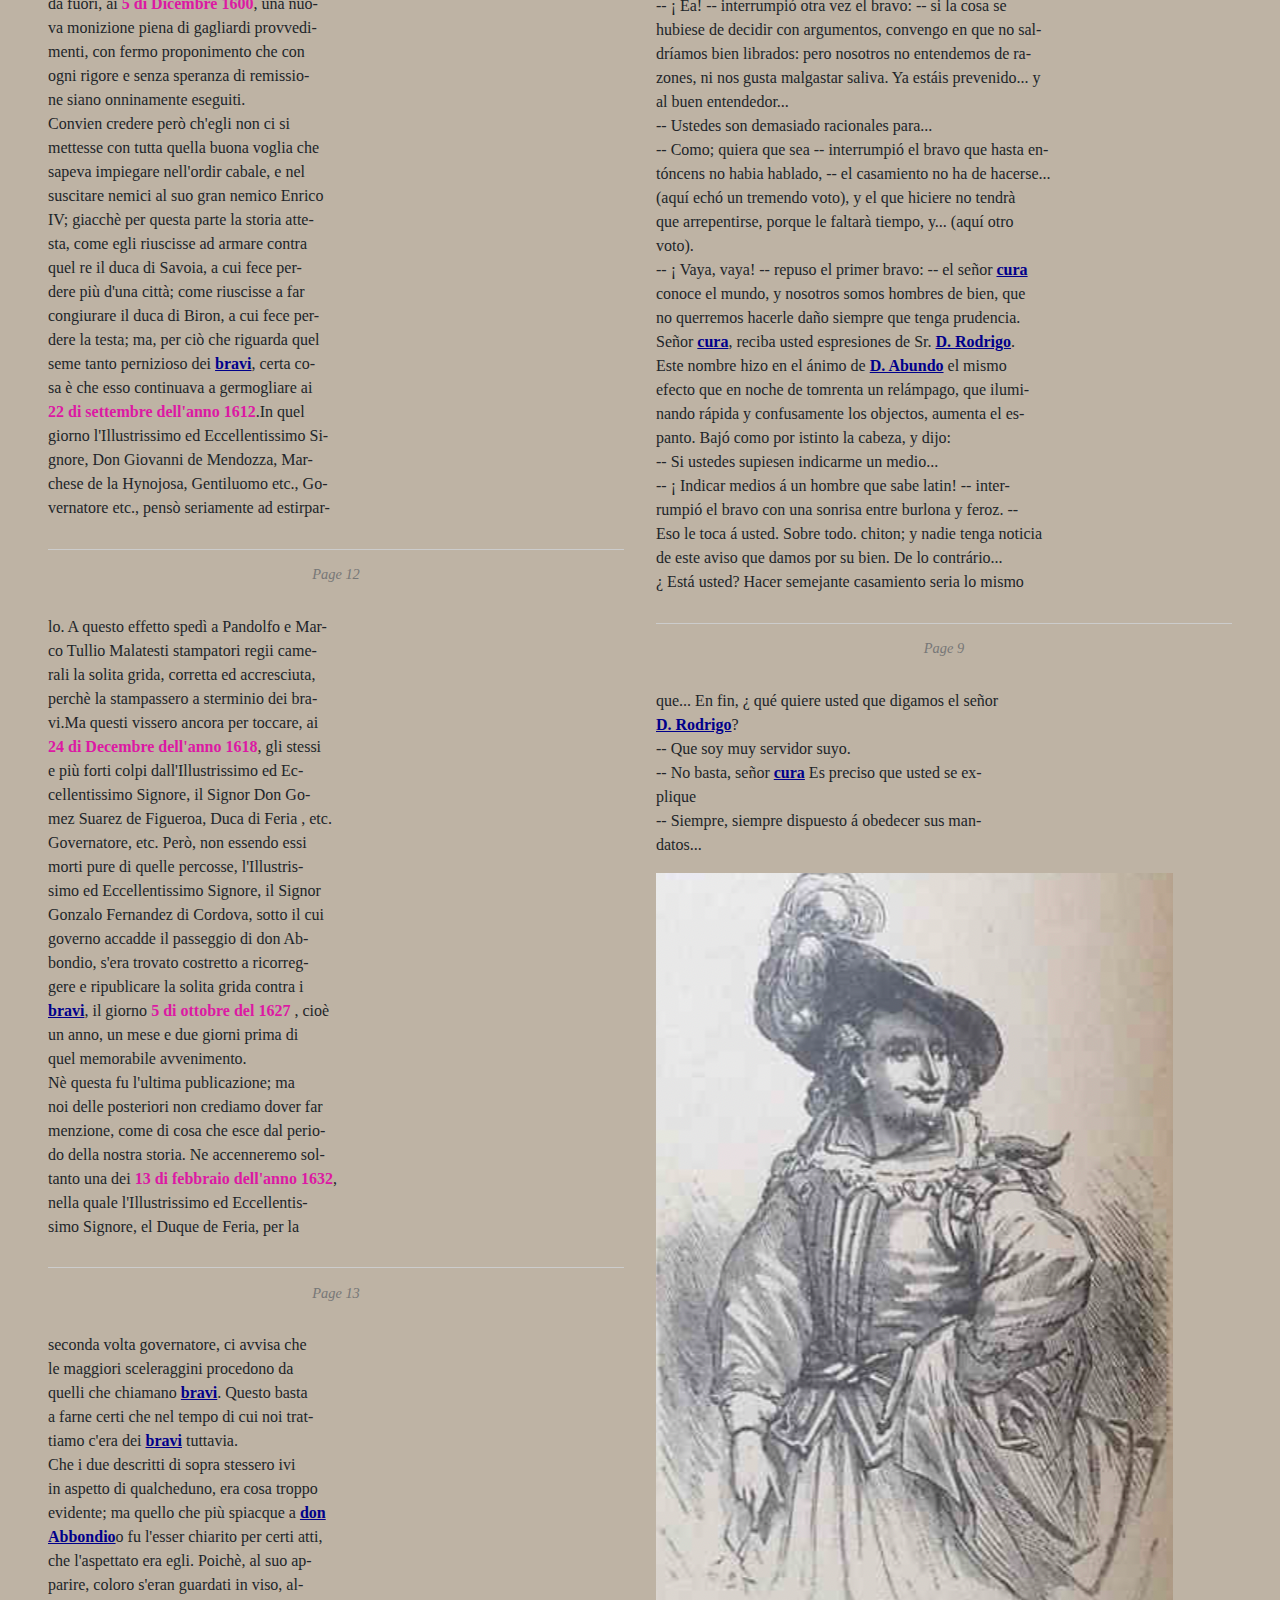
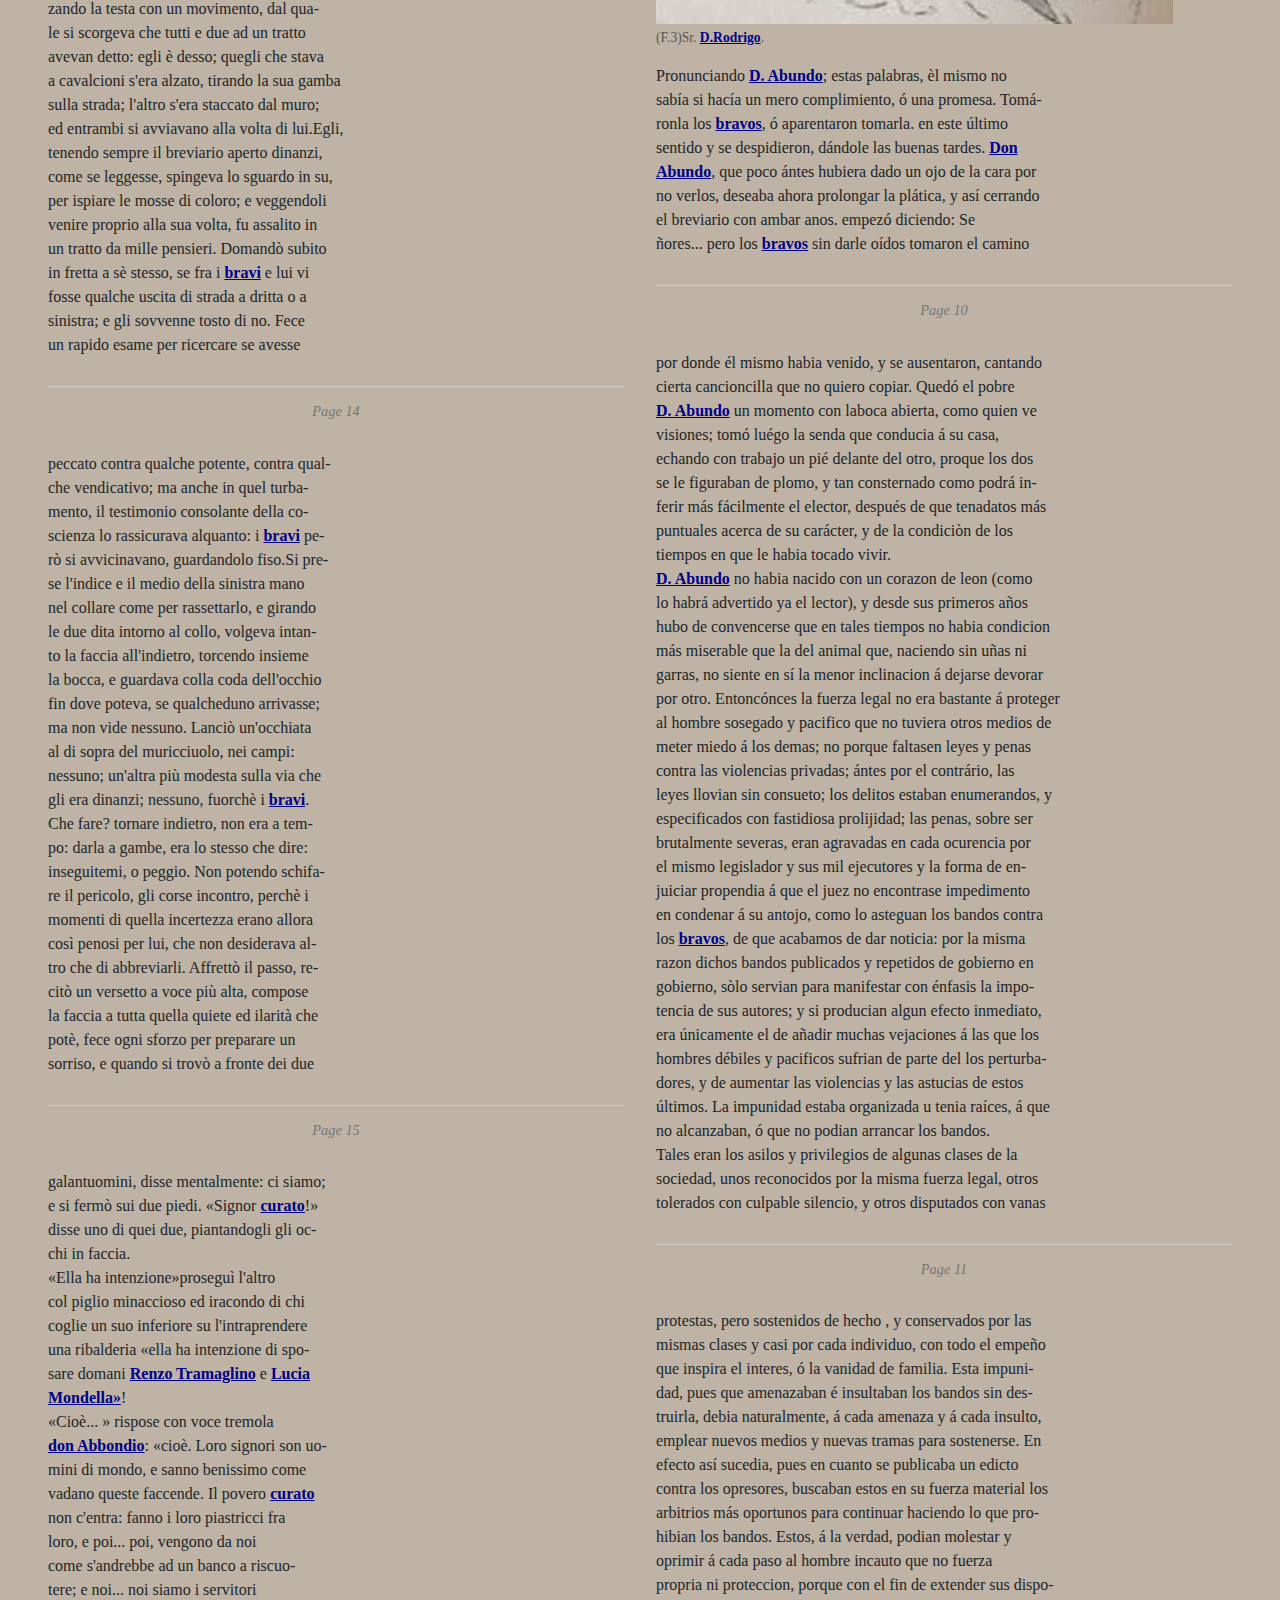
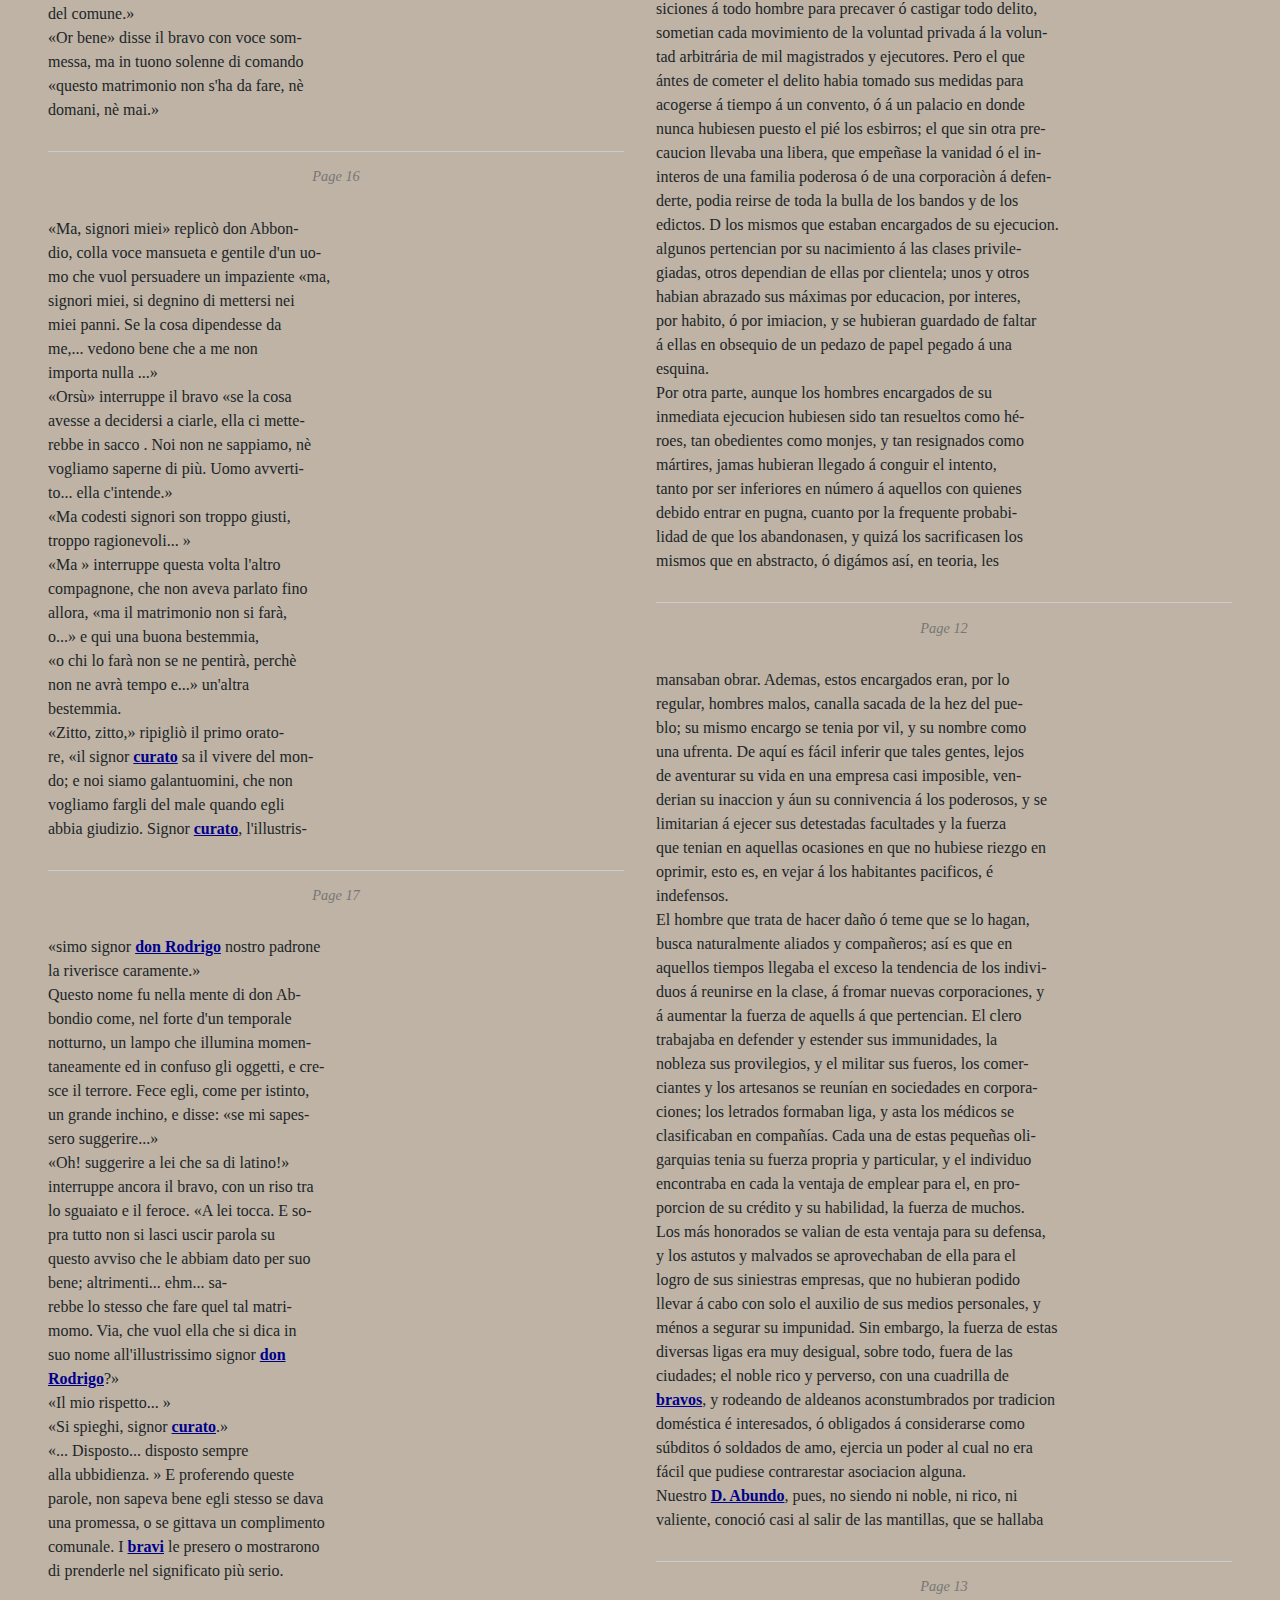
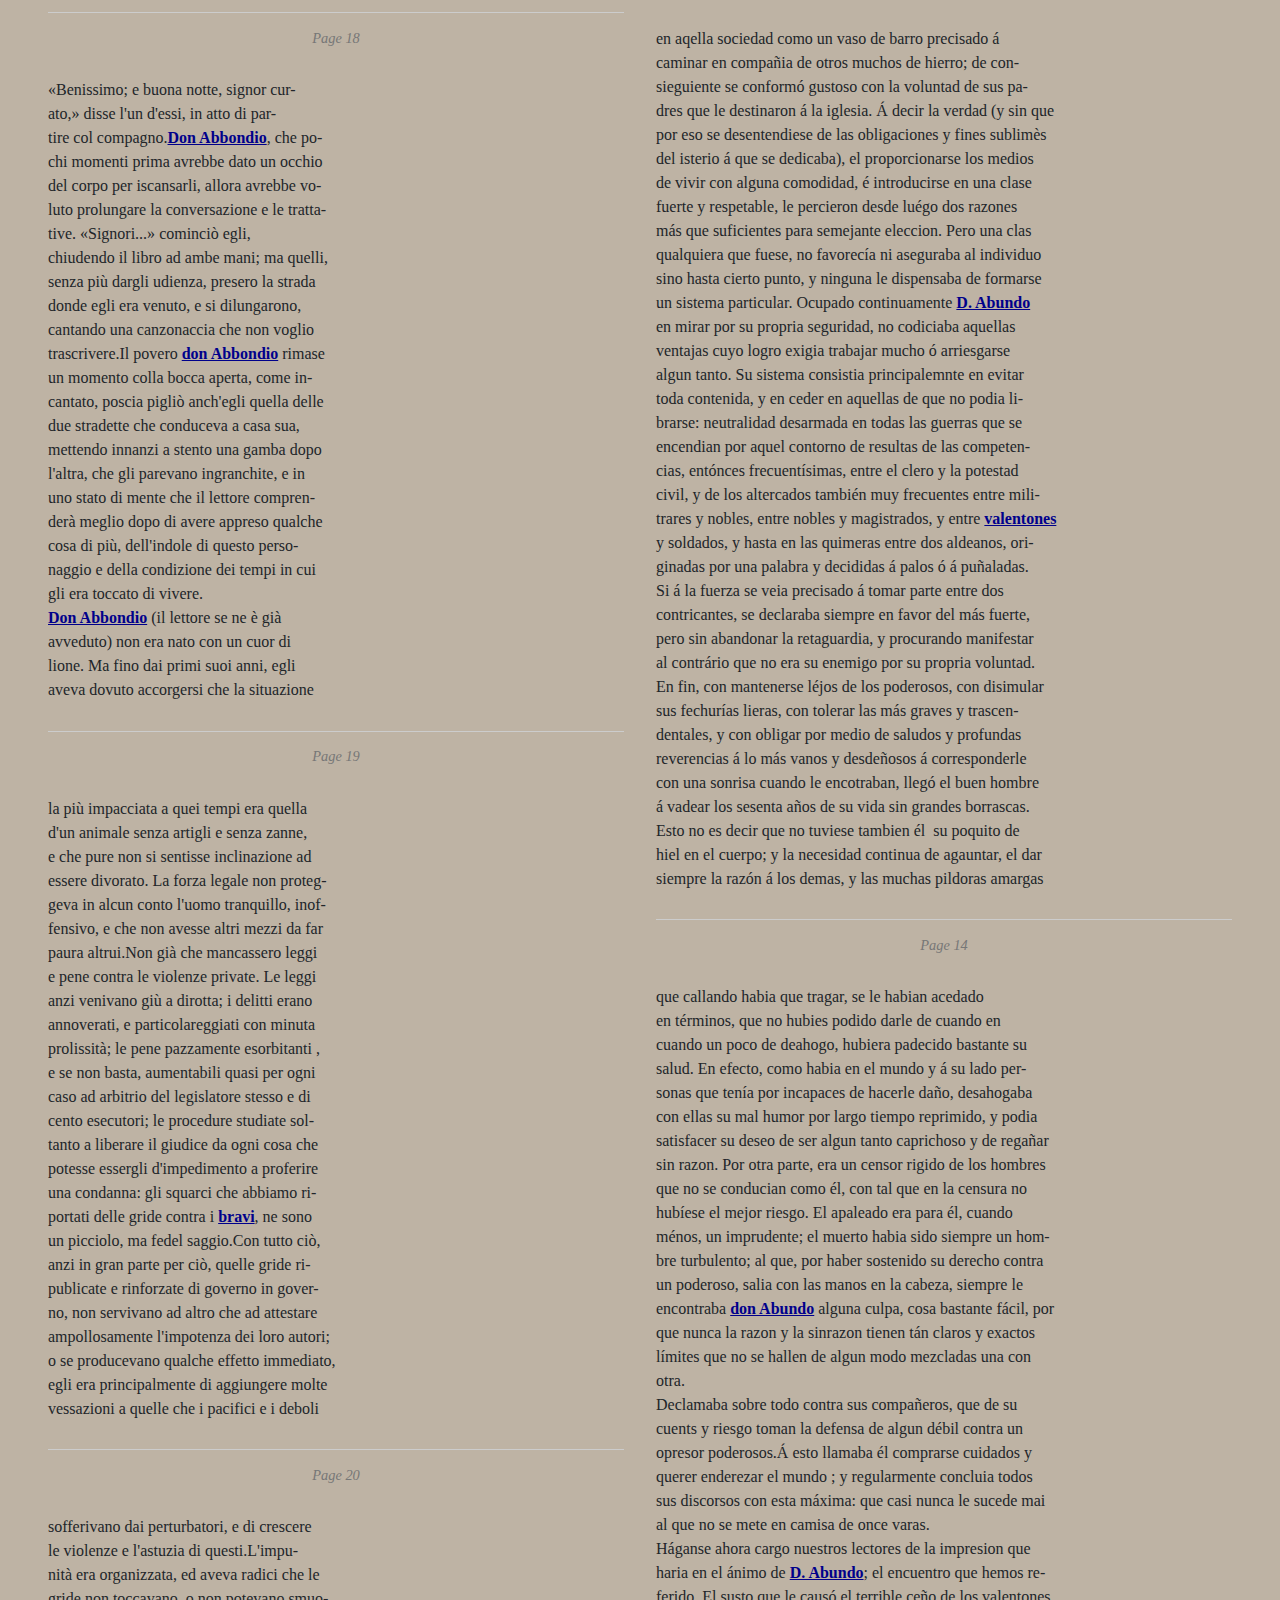
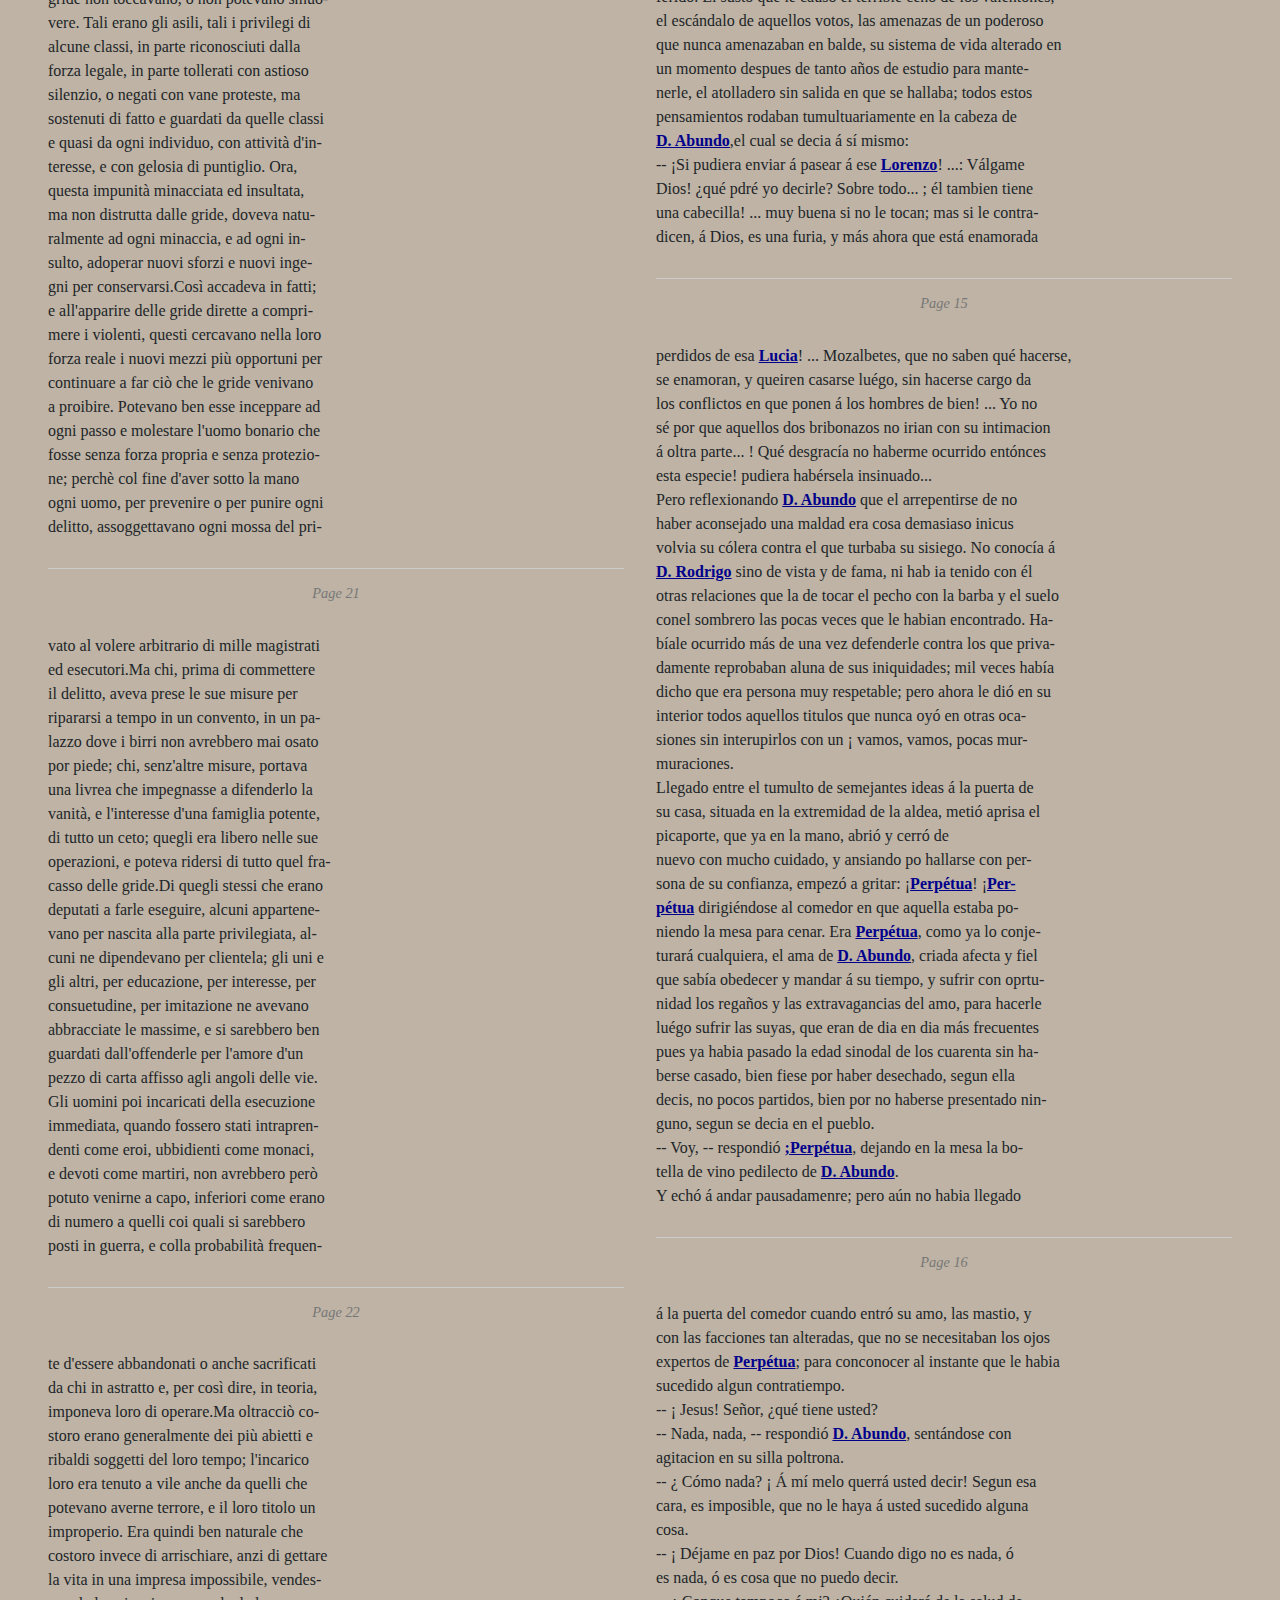
<file: output.html>
<html>
<head>
<title>2 texts comparison page</title>
<link href="https://cdn.jsdelivr.net/npm/bootstrap@5.3.0/dist/css/bootstrap.min.css" rel="stylesheet">
<link href="https://cdn.jsdelivr.net/npm/bootstrap-icons/font/bootstrap-icons.css" rel="stylesheet">
<style>
                    body {
                        font-family: Georgia, serif;
                        line-height: 1.5;
                        max-width: 95%;
                        margin: auto;
                        padding: 1em;
                        background-color: #beb3a4
                    }
                    .columns {
                        display: flex;
                        gap: 2em;
                        align-items: flex-start;
                    }
                    .column {
                        flex: 1;
                        min-width: 0;
                    }
                    h2 {
                        text-align: center;
                        margin-top: 0;
                    }
                    .persName { font-weight: bold; color: darkblue; }
                    .placeName { font-weight: bold; color: #0C9F43 ; }
                    .date { font-weight: bold; color: #DC19A3; }
                    .lineBreak { display: inline; }
                    .pageBreak {
                        margin: 2em 0;
                        padding-top: 1em;
                        border-top: 1px solid #ccc;
                        text-align: center;
                        font-size: 0.9em;
                        font-style: italic;
                        color: #777;
                    }
                    .subtitle{
                        color: #A1243B;
                    }
                    .inline-figure {
                        float: left; /* oppure right, se preferisci */
                        margin: 0 1em 1em 0; /* spazio attorno all'immagine */
                        max-width: 40%; /* opzionale, per limitare larghezza */
                    }

                    .inline-figure img {
                        width: 100%;
                        height: auto;
                    }

                    .inline-figure figcaption {
                        font-size: 0.85em;
                        color: #555;
                    }
                    high-readability {
                font-family: "Arial", sans-serif; /* oppure OpenDyslexic se disponibile */
                font-size: 1.2em;
                line-height: 1.8;
                }

                #Btnips{
                color: #f4fafd;
                background-color: #635548;
                height: 40px;
                width: 40px;
                }

                #Btnln{
                color: #f4fafd;
                background-color: #635548;
                height: 40px;
                width: 40px;
                }

                #fullscreenBtnips{
                color: #f4fafd;
                background-color: #635548;
                height: 40px;
                width: 40px;
                }

                #fullscreenBtnln{
                color: #f4fafd;
                background-color: #635548;
                height: 40px;
                width: 40px;
                }
                  .legend-container {
                        margin-bottom: 1em;
                        font-family: sans-serif;
                        }

                    /* checkbox nascosto */
                    .legend-checkbox {
                        display: none;
                    }

                    /* bottone */
                    .legend-toggle {
                        display: inline-block;
                        background-color: #635548;
                        color: #f4fafd;
                        padding: 8px 16px;
                        cursor: pointer;
                        font-weight: bold;
                        border-radius: 6px;
                    }

                    /* contenuto della legenda */
                    .legend-content {
                        max-height: 0;
                        overflow: hidden;
                        transition: max-height 0.3s ease;
                        border: 1px solid #ccc;
                        padding: 0 10px;
                        background-color: #ffffff;
                        border-radius: 10px;
                        margin-top: 5px;
                        width:200px;
                        
                        }

                    /* quando il checkbox è selezionato, apri la legenda */
                    .legend-checkbox:checked + .legend-toggle + .legend-content {
                        max-height: 800px; /* abbastanza per contenuto */
                        padding: 10px;
                    }
                    #listITA a {
                        text-decoration: none;
                        color: inherit; /* mantiene il colore del testo */
                    }

                    #listITA a:hover {
                        text-decoration: underline; /* opzionale */
                        color: #DC19A3; /* o altro colore */
                    }

                    #listESP a {
                        text-decoration: none;
                        color: inherit; /* mantiene il colore del testo */
                    }

                    #listESP a:hover {
                        text-decoration: underline; /* opzionale */
                        color: #DC19A3; /* o altro colore */
                    }
                    
                </style>
</head>
<body>
<div class="legend-container">
<input type="checkbox" id="legend-toggle" class="legend-checkbox"><label for="legend-toggle" class="legend-toggle">Legend</label><div class="legend-content">
<p class="persName"> Characters</p>
<p class="placeName"> Places</p>
<p class="date"> Dates</p>
</div>
</div>


<div style="display:flex; justify-content:space-between; gap:40px; width:100%;">

  <!-- COLONNA ITALIANO -->
  <div style="flex:1;">
    <button id="toggleITA"
      style="background-color:#635548; color:white; padding:5px; border-radius:5px; margin-bottom: 20px;">
      Dates from the original text
    </button>

    <div id="listITA" style="display:none; margin-top:10px;">
      <ul>
        <li><a href="#data-ita-01">7 novembre 1628</a></li>
        <li><a href="#data-ita-02">8 aprile 1583</a></li>
        <li><a href="#data-ita-03">12 aprile</a></li>
        <li><a href="#data-ita-04">5 giugno 1593</a></li>
        <li><a href="#data-ita-05">23 maggio 1598</a></li>
        <li><a href="#data-ita-06">5 dicembre 1600</a></li>
        <li><a href="#data-ita-07">22 settembre 1612</a></li>
        <li><a href="#data-ita-08">24 dicembre 1618</a></li>
        <li><a href="#data-ita-09">5 ottobre 1627</a></li>
        <li><a href="#data-ita-10">13 febbraio 1632</a></li>
      </ul>
    </div>
  </div>

  <!-- COLONNA SPAGNOLO -->
  <div style="flex:1;">
    <button id="toggleESP"
      style="background-color:#635548; color:white; padding:5px; border-radius:5px; margin-bottom: 20px;">
      Dates from the Spanish text
    </button>

    <div id="listESP" style="display:none; margin-top:10px; text-decoration: none;">
      <ul>
        <li><a href="#data-esp-01">7 Noviembre 1628</a></li>
        <li><a href="#data-esp-02">8 Abril 1583</a></li>
        <li><a href="#data-esp-03">12 Abril</a></li>
        <li><a href="#data-esp-04">5 junio 1593</a></li>
        <li><a href="#data-esp-05">23 Mayo 1598</a></li>
        <li><a href="#data-esp-06">5 Diciembre 1600</a></li>
        <li><a href="#data-esp-07">22 Septiembre 1612</a></li>
        <li><a href="#data-esp-08">24 Diciembre 1618</a></li>
        <li><a href="#data-esp-09">5 Octubre 1627</a></li>
      </ul>
    </div>
  </div>

</div>


<div class="columns">
<div class="column">
<h2>I promessi sposi by Manzoni</h2>
<body>
    <head>I PROMESSI SPOSI</head>
      <div>
      


    <p>Quel ramo del <span class="placeName">lago di Como</span> che volge a <br class="lineBreak">
    mezzogiorno tra due catene non interrotte di <br class="lineBreak">
    monti, tutto a seni e a golfi, a seconda del-<br class="lineBreak">
    lo sporgere e del rientrare di quelli, viene<br class="lineBreak">
    quasi a un tratto a ristringersi e a prender<br class="lineBreak">
    corso e figura di fiume, tra un promontorio<br class="lineBreak">
    a destra, e un'ampia riviera di rincontro;<br class="lineBreak">
    e il ponte, che ivi congiunge le due rive,<br class="lineBreak">
    par che renda ancor più sensibile all'occhio <br class="lineBreak">
    questa trasformazione, e segni il punto in<br class="lineBreak">
    cui il lago cessa, e l'<span class="placeName">Adda</span> ricomincia, per<br class="lineBreak"> 
    ripigliar poi nome di lago dove le rive, al-<br class="lineBreak">
    lontanandosi di nuovo, lasciano l'acqua di-<br class="lineBreak">
    stendersi e allentarsi in nuovi golfi e in nuo-<br class="lineBreak">
    vi seni.La riviera, formata dal deposito di<br class="lineBreak">
    tre grossi torrenti, scende appoggiata a due<br class="lineBreak"> 
    monti contigui, l'uno detto di <span class="placeName">san Martino</span>,<br class="lineBreak"></p>

    <div class="pageBreak">Page 1</div>
</div>

<div>
    <p>l'altro, con voce lombarda, il <span class="placeName">Resegone</span><br class="lineBreak"> 
    dai molti suoi cocuzzoli in fila, che in vero<br class="lineBreak"> 
    lo fanno somigliare  una sega: talchè non è<br class="lineBreak"> 
    chi, al primo vederlo, purchè sia di fronte<br class="lineBreak">
    come per esempio dai <span class="placeName">bastioni di Milano</span><br class="lineBreak"> 
    che rispondono verso settentrione, non lo<br class="lineBreak"> 
    discerna tosto, con quel semplice indizio,<br class="lineBreak"> 
    in quella lunga e vasta giogaia, dagli altri<br class="lineBreak"> 
    monti di nome più oscuro e di forma più<br class="lineBreak"> 
    comune.Per un buon tratto la riviera sale<br class="lineBreak"> 
    con un pendìo lento e continuo; poi si<br class="lineBreak"> 
    dirompe in poggi e in valloncelli, in erte<br class="lineBreak"> 
    e in ispianate, secondo l'ossatura dei due<br class="lineBreak"> 
    monti  e il lavoro dell'acque. Il lembo estre-<br class="lineBreak">
    mo, interciso dalle foci de' torrenti, è presso-<br class="lineBreak">
    chè tutto ghiaia e ciottoloni; il resto, campi<br class="lineBreak">
    e vigneti, sparsi di terre, di ville, di casali;<br class="lineBreak"> 
    in qualche parte boschi, che si prolungano<br class="lineBreak">
    su per la montagna.<span class="placeName">Lecco</span>, la principale<br class="lineBreak"> 
    di quelle terre, e che dà nome al territorio,<br class="lineBreak"> 
    giace poco discosto dal ponte, alla riva del<br class="lineBreak"> 
    lago, anzi viene in parte a trovarsi nel lago<br class="lineBreak"> 
    stesso, quando egli ingrossa: un gran borgo<br class="lineBreak"> 
    al giorno d'oggi, e che s'incammina a<br class="lineBreak"> 
    diventare città. Ai tempi in cui accaddero i<br class="lineBreak"> 
    fatti che imprendiamo di raccontare, quel<br class="lineBreak"></p>
    <div class="pageBreak">Page 2</div>
</div>


<div>
    <p>borgo  già considerabile  era anche un castel-<br class="lineBreak">
    lo, e aveva perciò l'onore di alloggiare un<br class="lineBreak"> 
    comandante, e il vantaggio di possedere una<br class="lineBreak"> 
    stabile guarnigione di soldati spagnuoli,<br class="lineBreak"> 
    che insegnavano la modestia alle fanciulle e alle<br class="lineBreak"> 
    donne del paese, accarezzavano di tempo in<br class="lineBreak"> 
    tempo le spalle a qualche marito, a qualche<br class="lineBreak"> 
    padre, e  sul finire della state, non manca-<br class="lineBreak">
    vano mai di spandersi nelle vigne, per di-<br class="lineBreak">
    radare le uve, e alleggerire ai contadini le<br class="lineBreak"> 
    fatiche della vendemmia.Dall'una all'altra<br class="lineBreak"> 
    di quelle terre, dalle alture alla riva, da un<br class="lineBreak"> 
    poggio all'altro, correvano  e corrono tuttavia<br class="lineBreak">  
    strade e stradette,  ripide, acclivi, piane,<br class="lineBreak"> 
    tratto tratto affondate, sepolte fra due muri,<br class="lineBreak"> 
    donde, levando il guardo, non iscoprite<br class="lineBreak"> 
    che un pezzo di cielo e qualche vetta di<br class="lineBreak">
    monte; tratto tratto elevate su aperti terra-<br class="lineBreak">
    pieni; e da quivi la vista spazia per prospetti<br class="lineBreak"> 
    più o meno estesi, ma ricchi sempre e sem-<br class="lineBreak">
    pre qualcosa nuovi, secondo che i diversi<br class="lineBreak"> 
    punti piglian più o meno della vasta scena<br class="lineBreak"> 
    circostante, e secondo che questa o quella<br class="lineBreak"> 
    parte campeggia o si scorcia, spunta o spari-<br class="lineBreak">
    sce a vicenda. Dove un tratto, dove un altro,<br class="lineBreak"> 
    dove una lunga distesa di quel vasto e sva-<br class="lineBreak"></p>
    <div class="pageBreak">Page 3</div>
</div>


<div>
    <p>riato specchio dell'acqua; di qua lago,<br class="lineBreak"> 
    chiuso all'estremità o piuttosto smarrito<br class="lineBreak"> 
    entro un gruppo,  un andirivieni di montagne,<br class="lineBreak"> 
    e di mano in mano più espanso tra altri<br class="lineBreak"> 
    monti che si spiegano ad uno ad uno allo<br class="lineBreak"> 
    sguardo, e che l'acqua riflette capovolti,<br class="lineBreak"> 
    coi paesetti posti in sulle rive; di là braccio<br class="lineBreak"> 
    di fiume, poi lago, poi fiume ancora, che<br class="lineBreak"> 
    va a perdersi in lucido serpeggiamento pur<br class="lineBreak"> 
    fra i monti, che l'accompagnano, digra-<br class="lineBreak">
    dando via via, e perdendosi quasi anch'essi<br class="lineBreak"> 
    nell'orizzonte. Il luogo stesso da cui con-<br class="lineBreak">
    template que' varii spettacoli, vi fa spettacolo<br class="lineBreak"> 
    da ogni banda: il monte di cui passeggiate<br class="lineBreak"> 
    le falde, vi svolge, al di sopra, d'intorno,<br class="lineBreak"> 
    le sue cime e le balze, distinte, rilevate,<br class="lineBreak"> 
    mutabili  a ogni tratto di mano, aprendosi<br class="lineBreak"> 
    e contornandosi in gioghi ciò che v'era<br class="lineBreak"> 
    sembrato prima un sol giogo, e comparendo<br class="lineBreak"> 
    ùin vetta ciò che poco innanzi vi si rappre-<br class="lineBreak">
    sentava in sulla costa: e l'ameno, il dome-<br class="lineBreak">
    stico di quelle falde tempera gradevolmente<br class="lineBreak">
    il selvaggio, e orna vie più il magnifico<br class="lineBreak"> 
    dell'altre vedute.<br class="lineBreak">
    Per una di queste stradicciuole, tornava<br class="lineBreak"> 
    bel bello dal passeggio verso casa, in sulla<br class="lineBreak"></p>
    <div class="pageBreak">Page 4</div>
    </div>


<div>
    <p>sera del <span class="date" id="data-ita-01">giorno 7 di novembre dell'anno<br class="lineBreak"> 
    1628</span>,  <span class="persName"><a href="/Texts.html#characters" data-slide-id="don-abbondio" class="person-link" style="color: darkblue;">don Abbondio</a></span>, <span class="persName"><a href="/Texts.html#characters" data-slide-id="don-abbondio" class="person-link" style="color: darkblue;">curato</a></span> d'una delle<br class="lineBreak"> 
    terre accennate di sopra: il nome di questa,<br class="lineBreak">
    nè il casato del personaggio, non si trovano<br class="lineBreak"> 
    nel manoscritto, nè a questo luogo nè in se-<br class="lineBreak">
    guito.Diceva tranquillamente il suo ufizio, e<br class="lineBreak"> 
    alcuna volta, tra un salmo e l'altro, richiude-<br class="lineBreak">
    va il breviario, tenendovi entro, per segno,<br class="lineBreak"> 
    l'indice della mano destra;e  messa poi questa<br class="lineBreak"> 
    nell'altra dietro le reni, proseguiva il suo<br class="lineBreak"> 
    cammino, guardando a terra, e rigettando<br class="lineBreak"> 
    verso il muro col piede  i ciottoli che face-<br class="lineBreak">
    vano inciampo nel sentiero: poi alzava la<br class="lineBreak"> 
    faccia, e  girati oziosamente gli occhi all'in-<br class="lineBreak">
    torno, li fissava alla schiena d'un monte,<br class="lineBreak"> 
    dove la luce del sole già scomparso, scap-<br class="lineBreak">
    pando pei fessi del monte opposto, si di-<br class="lineBreak">
    pingeva qua e là sui massi sporgenti, come<br class="lineBreak">
    a larghe ed ineguali pezze di porpora. A-<br class="lineBreak">
    perto poi di nuovo il breviario, e recitato<br class="lineBreak"> 
    un altro squarcio, giunse ad una rivolta<br class="lineBreak"> 
    della stradetta, dove era solito di levar<br class="lineBreak"> 
    sempre gli occhi dal libro e di' guardarsi<br class="lineBreak"> 
    dinanzi: e così fece anche quel giorno.<br class="lineBreak">
    Dopo la rivolta la strada correva diritta<br class="lineBreak">  
    forse una sessantina di passi, e poi si divi-<br class="lineBreak"></p>
    <div class="pageBreak">Page 5</div>
</div>


<div>
    <p>deva in due viottoli a foggia di un ipsilon:<br class="lineBreak">  
    a destra saliva verso il monte, ed era la<br class="lineBreak"> 
    via che conduceva alla cura: il ramo a si-<br class="lineBreak">
    nistra scendeva nella valle fino ad un tor-<br class="lineBreak">
    rente; e da questo lato il muro non giun-<br class="lineBreak">
    geva che alle anche del passeggiero. I muri<br class="lineBreak"> 
    interni dei due viottoli, invece di riunirsi<br class="lineBreak">
    ad angolo, si terminavano in una cappel-<br class="lineBreak">
    letta, sulla quale erano dipinte certe figure<br class="lineBreak"> 
    lunghe, serpeggianti, terminate in punta,<br class="lineBreak">
    che nella intenzione dell'artista  e agli occhi<br class="lineBreak"> 
    degli abitanti del vicinato volevano dir fiam-<br class="lineBreak">
    me; e  alternate colle fiamme certe altre fi-<br class="lineBreak">
    gure da non potersi descrivere, che voleva-<br class="lineBreak">
    no dire anime del purgatorio: anime e<br class="lineBreak"> 
    fiamme a color di mattone, sur un fondo<br class="lineBreak"> 
    grigiastro, con qualche scalcinatura qua e<br class="lineBreak"> 
    là.Il <span class="persName"><a href="/Texts.html#characters" data-slide-id="don-abbondio" class="person-link" style="color: darkblue;">curato</a></span>, voltato il canto,  dirizzando,<br class="lineBreak"> 
    come era solito, il guardo alla cappelletta,<br class="lineBreak"> 
    vide una cosa che non si aspettava, e che<br class="lineBreak"> 
    non avrebbe voluto vedere. Due uomini<br class="lineBreak"> 
    stavano  l'uno rimpetto all'altro al confluen-<br class="lineBreak">
    te, per dir così, dei due viottoli: l'uno di<br class="lineBreak"> 
    costoro  a cavalcioni sul muricciuolo basso,<br class="lineBreak"> 
    con una gamba spenzolata al di fuori, e<br class="lineBreak">
    l'altro piede posato sul terreno della via;<br class="lineBreak"></p>
    <div class="pageBreak">Page 6</div>
</div>


<div>
    <p>il compagno  in piedi, appoggiato al muro,<br class="lineBreak"> 
    colle braccia incrocicchiate sul petto.L'a-<br class="lineBreak">
    bito, il portamento, e quello che  dal luogo<br class="lineBreak"> 
    ov'era giunto il <span class="persName"><a href="/Texts.html#characters" data-slide-id="don-abbondio" class="person-link" style="color: darkblue;">curato</a></span>  si poteva discernere<br class="lineBreak"> 
    dell'aspetto, non lasciavano dubbio intorno<br class="lineBreak"> 
    alla loro condizione. Avevano entrambi in-<br class="lineBreak">
    torno al capo una reticella verde, che ca-<br class="lineBreak">
    deva sull'omero sinistro  terminata in un<br class="lineBreak"> 
    gran fiocco, e dalla quale usciva sulla fron-<br class="lineBreak">
    te un'enorme ciuffo: due lunghi mustacchi<br class="lineBreak"> 
    inanellati alle estremità: il lembo del far-<br class="lineBreak">
    setto chiuso in una cintura lucida di cuoio,<br class="lineBreak"> 
    e a quella appese con uncini due pistole:<br class="lineBreak">
    un picciolo corno ripieno di polvere, ca-<br class="lineBreak">
    scante sul petto, come un vezzo: alla parte<br class="lineBreak"> 
    destra delle larghe e gonfie brache, una<br class="lineBreak"> 
    taschetta donde usciva un manico di coltel-<br class="lineBreak">
    laccio :uno spadone pendente dal lato man-<br class="lineBreak">
    co, con una grande elsa traforata a lamine<br class="lineBreak"> 
    d'ottone  congegnate  in cifra, forbite e lu-<br class="lineBreak">
    centi: a prima vista si davano a conoscere<br class="lineBreak"> 
    per individui della specie dei <span class="persName"><a href="/Texts.html#characters" data-slide-id="don-abbondio" class="person-link" style="color: darkblue;">curato</a></span>.<br class="lineBreak"> 
    Questa specie, ora del tutto perduta, era<br class="lineBreak"> 
    allora floridissima in <span class="placeName">Lombardia</span>, e già molto<br class="lineBreak"> 
    antica. Chi non ne avesse idea, ecco alcuni<br class="lineBreak"> 
    squarci autentici, che potranno darne una<br class="lineBreak"></p>
    <div class="pageBreak">Page 7</div>
</div>


<div>
    <p>bastante dei suoi caratteri principali, degli<br class="lineBreak">
    sforzi messi in opera per ispegnerla, e<br class="lineBreak">
    della sua dura e rigogliosa vitalità.<br class="lineBreak">
    Fino dagli <span class="date" id="data-ita-02">otto d'aprile dell'anno 1583</span>,<br class="lineBreak">
    l'Illustrissimo ed Eccellentissimo signor Don<br class="lineBreak"> 
    Carlo d'Aragon, Principe di Castelvetra-<br class="lineBreak">
    no, Duca di Terranuova, Marchese d'Avola,<br class="lineBreak"> 
    Conte di Burgeto, grande Ammiraglio, e<br class="lineBreak"> 
    gran Contestabile di Sicilia, Governatore<br class="lineBreak"> 
    di Milano e Capitan Generale di Sua Mae-<br class="lineBreak">
    stà Cattolica in <span class="placeName">Italia</span>, pienamente infor-<br class="lineBreak">
    mato della intollerabile miseria in che<br class="lineBreak"> 
    è vivuta e vive questa <span class="placeName">Città di Milano</span>,<br class="lineBreak"> 
    per cagione dei <span class="persName"> <a href="/Texts.html#characters" data-slide-id="bravi" class="person-link" style="color: darkblue;">bravi e vagabondi</a></span>, pu-<br class="lineBreak">
    blica un bando contro di essi.Dichiara e<br class="lineBreak"> 
    diffinisce tutti coloro essere compresi in<br class="lineBreak"> 
    questo bando, e doversi ritenere <span class="persName"><a href="/Texts.html#characters" data-slide-id="bravi" class="person-link" style="color: darkblue;">bravi e<br class="lineBreak"> 
    vagabondi</a></span>... i quali, essendo forestie-<br class="lineBreak">
    ri, o del paese, non hanno esercizio al-<br class="lineBreak">
    cuno, od avendolo, non lo fanno...  ma <br class="lineBreak">
    sema salario, o pur con esso  s'appog-<br class="lineBreak">
    giano a qualche cavaliere o gentiluomo,<br class="lineBreak">
    officiale, o mercante... per fargli spalle<br class="lineBreak"> 
    e favore, o veramente, come si può presumere, per<br class="lineBreak"> 
    tendere insidie ad altri... A<br class="lineBreak"> 
    tutti costoro ordina che, nel termine di gior-<br class="lineBreak"></p>
    <div class="pageBreak">Page 8</div>
</div>


<div>
    <p>ni sei, abbiano a sgombrare il paese, inti-<br class="lineBreak">
    ma la galea ai renitenti, e concede a tutti gli<br class="lineBreak"> 
    ufiziali della giustizia le più stranamente<br class="lineBreak"> 
    ampie , edindefinite facoltà  per l'esecuzio-<br class="lineBreak">
    ne dell'ordine.Ma  nell'anno seguente, ai<br class="lineBreak"> 
    <span class="date" id="data-ita-03">12 d'aprile</span>, scorgendo il detto signore,<br class="lineBreak">
    che questa Città è tuttavia piena di detti<br class="lineBreak"> 
    <span class="persName"><a href="/Texts.html#characters" data-slide-id="bravi" class="person-link" style="color: darkblue;">bravi</a></span>...  tornati a vivere come prima vi-<br class="lineBreak">
    vevano, non punto mutato il costume lo-<br class="lineBreak">
    ro, nè scemato il numero, dà fuori un'al-<br class="lineBreak">
    tra grida  ancor più vigorosa e notabile, nel-<br class="lineBreak">
    la quale fra le altre ordinazioni  prescrive:<br class="lineBreak">
    Che qualsivoglia persona, così di que-<br class="lineBreak">
    sta Città, come forestiera, che per due te-<br class="lineBreak">
    stimonii consterà esser tenuto, e comu-<br class="lineBreak">
    nemente riputato per bravo, et aver tal<br class="lineBreak">
    nome, ancorchè non si venfichi aver fat-<br class="lineBreak">
    to delitto alcuno... per questa sola ripu-<br class="lineBreak">
    tazione di bravo, senza altri indizj, pos-<br class="lineBreak">
    sa dai detti giudici e da ognuno di loro<br class="lineBreak">
    esser posto alla corda et al tormento, per<br class="lineBreak"> 
    processo informativo...  et ancorchè non<br class="lineBreak"> 
    confessi delitto alcuno, tuttavia sia man-<br class="lineBreak">
    dato alla galea, per detto triennio, per<br class="lineBreak">
    la sola opinione e nome di bravo, come<br class="lineBreak"> 
    di sopra. Tutto ciò, e il di più che si om-<br class="lineBreak"></p>
    <div class="pageBreak">Page 9</div>
</div>


<div>
    <p>mette, perchè Sua Eccellenza è risoluta di<br class="lineBreak"> 
    voler essere obbedita da ognuno.<br class="lineBreak">
    All'udir parole d'un tanto signore, così<br class="lineBreak"> 
    gagliarde e sicure, e accompagnate da tali<br class="lineBreak"> 
    ordini, viene una gran voglia di credere<br class="lineBreak"> 
    che  al  rimbombo di quelle, tutti i <span class="persName"><a href="/Texts.html#characters" data-slide-id="bravi" class="person-link" style="color: darkblue;">bravi</a></span><br class="lineBreak"> 
    sieno scomparsi per sempre. Ma la testimo-<br class="lineBreak">
    nianza di un signore non meno autorevole,<br class="lineBreak"> 
    nè meno dotato di nomi  ci obbliga a cre-<br class="lineBreak">
    dere tutto il contrario.È questi l'Illustris-<br class="lineBreak">
    simo ed Eccellentissimo Signor Juan Fer-<br class="lineBreak">
    nandez de Velasco, Contestabile di <span class="placeName">Castiglia</span>,<br class="lineBreak"> 
    Cameriero maggiore di Sua Maestà, Duca<br class="lineBreak"> 
    della <span class="placeName">Città di Frias</span>, Conte di Haro e Ca-<br class="lineBreak">
    stelnovo, Signore della Casa di Velasco,<br class="lineBreak"> 
    e di quella delli sette Infanti di Lara, Go-<br class="lineBreak">
    vernatore dello Stato di <span class="placeName">Milano</span>  etc. Ai <span class="date" id="data-ita-04">5 di<br class="lineBreak"> 
    giugno dell'anno 1593</span>, pienamente informa-<br class="lineBreak">
    to anch'egli di quanto danno e rovine sie-<br class="lineBreak">
    no...  i <span class="persName"><a href="/Texts.html#characters" data-slide-id="bravi" class="person-link" style="color: darkblue;">bravi e vagabondi</a></span>, e del pessimo<br class="lineBreak"> 
    effetto che tal sorta di gente fa contra il <br class="lineBreak">
    ben pubblico, et in delusione della giu-<br class="lineBreak">
    stizia, intima loro di nuovo che  nel termi-<br class="lineBreak">
    ne di giorni sei  abbiano a sbrattare il pae-<br class="lineBreak">
    se, ripetendo a un dipresso le stesse minac-<br class="lineBreak">
    ce e le stesse prescrizioni  del suo predeces-<br class="lineBreak"></p>
    <div class="pageBreak">Page 10</div>
</div>


<div>
    <p>sore.Ai <span class="date" id="data-ita-05">23 poi di maggio  dell'anno 1598</span>,<br class="lineBreak"> 
    informato con non poco dispiacere del-<br class="lineBreak">
    l'animo suo  che... ogni dì più in <span class="placeName">questa<br class="lineBreak">
    Città e Stato</span> va crescendo il numero di<br class="lineBreak"> 
    questi tali (<span class="persName"><a href="/Texts.html#characters" data-slide-id="bravi" class="person-link" style="color: darkblue;">bravi e vagabondi</a></span>), nè di lo-<br class="lineBreak">
    ro, giorno e notte, altro si sente che fe-<br class="lineBreak">
    rite appostatamente date, omicidii, e ru-<br class="lineBreak">
    berie et ogni altra qualità di delitti, ai<br class="lineBreak">
    quali si rendono più facili, confidati essi <br class="lineBreak">
    <span class="persName"><a href="/Texts.html#characters" data-slide-id="bravi" class="person-link" style="color: darkblue;">bravi</a></span> d'essere ajutati dai capi e fautori<br class="lineBreak"> 
    loro;... prescrive di nuovo gli stessi rimedii,<br class="lineBreak">
    accrescendo la dose, come si usa nelle malat-<br class="lineBreak">
    tie ostinate. Ognuno dunque,  conchiude egli,<br class="lineBreak">
    onninamente si guardi di contravvenire in<br class="lineBreak"> 
    parte alcuna alla grida presente, perchè<br class="lineBreak">  
    in luogo di provare la clemenza di Sua<br class="lineBreak"> 
    Eccellenza, proverà il rigore, e l'ira<br class="lineBreak"> 
    sua ...  essendo risoluta e determinata che<br class="lineBreak">
    questa sia l'ultima e perentoria moni-<br class="lineBreak">
    zione.<br class="lineBreak">
    Non fu però di questo parere l'Illustris-<br class="lineBreak">
    simo ed Eccellentissimo Signore, il Signor<br class="lineBreak"> 
    Don Pietro Enriquez de Acevedo, Conte di<br class="lineBreak">
    Fuentes, Capitano, e Governatore dello<br class="lineBreak">
    Stato di <span class="placeName">Milano</span>; non fu di questo parere, e<br class="lineBreak"> 
    per buone ragioni. Pienamente informato<br class="lineBreak"></p>
    <div class="pageBreak">Page 11</div>
</div>


<div>
    <p>della miseria in che vive questa Città è<br class="lineBreak"> 
    Stato per cagione del gran numero di<br class="lineBreak"> 
    <span class="persName"><a href="/Texts.html#characters" data-slide-id="bravi" class="person-link" style="color: darkblue;">bravi</a></span> che in esso abbonda...  e risoluto di<br class="lineBreak"> 
    totalmente estirpare seme tanto pernizioso,<br class="lineBreak"> 
    dà fuori, ai <span class="date" id="data-ita-06">5 di Dicembre 1600</span>, una nuo-<br class="lineBreak">
    va monizione piena  di gagliardi provvedi-<br class="lineBreak">
    menti, con fermo proponimento che  con<br class="lineBreak"> 
    ogni rigore  e senza speranza di remissio-<br class="lineBreak">
    ne  siano onninamente eseguiti.<br class="lineBreak">
    Convien credere però ch'egli non ci si<br class="lineBreak"> 
    mettesse con tutta quella buona voglia che<br class="lineBreak"> 
    sapeva impiegare nell'ordir cabale, e nel<br class="lineBreak"> 
    suscitare nemici al suo gran nemico Enrico<br class="lineBreak"> 
    IV; giacchè  per questa parte  la storia atte-<br class="lineBreak">
    sta, come egli riuscisse ad armare contra<br class="lineBreak"> 
    quel re il duca di Savoia, a cui fece per-<br class="lineBreak">
    dere più d'una città; come riuscisse a far<br class="lineBreak"> 
    congiurare il duca di Biron, a cui fece per-<br class="lineBreak">
    dere la testa; ma, per ciò che riguarda quel<br class="lineBreak">
    seme tanto pernizioso dei <span class="persName"><a href="/Texts.html#characters" data-slide-id="bravi" class="person-link" style="color: darkblue;">bravi</a></span>, certa co-<br class="lineBreak">
    sa è che esso continuava a germogliare ai<br class="lineBreak">
    <span class="date" id="data-ita-07">22 di settembre dell'anno 1612</span>.In quel<br class="lineBreak"> 
    giorno l'Illustrissimo ed Eccellentissimo Si-<br class="lineBreak">
    gnore, Don Giovanni de Mendozza, Mar-<br class="lineBreak">
    chese de la Hynojosa, Gentiluomo etc., Go-<br class="lineBreak">
    vernatore etc., pensò seriamente ad estirpar-<br class="lineBreak"></p>
    <div class="pageBreak">Page 12</div>
</div>


<div>
    <p>lo. A questo effetto spedì a Pandolfo e Mar-<br class="lineBreak">
    co Tullio Malatesti  stampatori regii came-<br class="lineBreak">
    rali  la solita grida, corretta ed accresciuta,<br class="lineBreak">
    perchè la stampassero a sterminio dei bra-<br class="lineBreak">
    vi.Ma questi vissero ancora per toccare, ai<br class="lineBreak"> 
    <span class="date" id="data-ita-08">24 di Decembre dell'anno 1618</span>, gli stessi<br class="lineBreak">
    e più forti colpi dall'Illustrissimo ed Ec-<br class="lineBreak">
    cellentissimo Signore, il Signor Don Go-<br class="lineBreak">
    mez Suarez de Figueroa, Duca di Feria , etc.<br class="lineBreak"> 
    Governatore, etc. Però, non essendo essi<br class="lineBreak"> 
    morti pure di quelle percosse, l'Illustris-<br class="lineBreak">
    simo ed Eccellentissimo Signore, il Signor<br class="lineBreak"> 
    Gonzalo Fernandez di Cordova, sotto il cui<br class="lineBreak"> 
    governo accadde il passeggio di don Ab-<br class="lineBreak">
    bondio, s'era trovato costretto a ricorreg-<br class="lineBreak">
    gere e ripublicare la solita grida contra i<br class="lineBreak"> 
    <span class="persName"><a href="/Texts.html#characters" data-slide-id="bravi" class="person-link" style="color: darkblue;">bravi</a></span>, il giorno <span class="date" id="data-ita-09">5 di ottobre del 1627</span> , cioè<br class="lineBreak"> 
    un anno, un mese e due giorni prima di <br class="lineBreak">
    quel memorabile avvenimento.<br class="lineBreak">
    Nè questa fu l'ultima publicazione; ma<br class="lineBreak">
    noi delle posteriori non crediamo dover far<br class="lineBreak"> 
    menzione, come di cosa che esce dal perio-<br class="lineBreak">
    do della nostra storia. Ne accenneremo sol-<br class="lineBreak">
    tanto una dei <span class="date"id="data-ita-10">13 di febbraio dell'anno 1632</span>,<br class="lineBreak"> 
    nella quale l'Illustrissimo ed Eccellentis-<br class="lineBreak">
    simo Signore, el Duque de Feria, per la<br class="lineBreak"></p>
    <div class="pageBreak">Page 13</div>
</div>


<div>
    <p>seconda volta governatore, ci avvisa che<br class="lineBreak">
    le maggiori sceleraggini procedono da<br class="lineBreak"> 
    quelli che chiamano <span class="persName"><a href="/Texts.html#characters" data-slide-id="bravi" class="person-link" style="color: darkblue;">bravi</a></span>. Questo basta<br class="lineBreak"> 
    a farne certi che  nel tempo di cui noi trat-<br class="lineBreak">
    tiamo  c'era dei <span class="persName"><a href="/Texts.html#characters" data-slide-id="bravi" class="person-link" style="color: darkblue;">bravi</a></span> tuttavia.<br class="lineBreak">
    Che i due descritti di sopra stessero ivi<br class="lineBreak"> 
    in aspetto di qualcheduno, era cosa troppo<br class="lineBreak"> 
    evidente; ma quello che più spiacque a <span class="persName"><a href="/Texts.html#characters" data-slide-id="don-abbondio" class="person-link" style="color: darkblue;">don<br class="lineBreak">
    Abbondio</a></span>o fu l'esser chiarito per certi atti,<br class="lineBreak"> 
    che l'aspettato era egli. Poichè, al suo ap-<br class="lineBreak">
    parire, coloro s'eran guardati in viso, al-<br class="lineBreak">
    zando la testa  con un movimento, dal qua-<br class="lineBreak">
    le si scorgeva che tutti e due ad un tratto<br class="lineBreak">
    avevan detto<said>: egli è desso</said>; quegli che stava<br class="lineBreak"> 
    a cavalcioni s'era alzato, tirando la sua gamba<br class="lineBreak">
    sulla strada; l'altro s'era staccato dal muro;<br class="lineBreak"> 
    ed entrambi si avviavano alla volta di lui.Egli, <br class="lineBreak">
    tenendo sempre il breviario aperto dinanzi,<br class="lineBreak"> 
    come se leggesse, spingeva lo sguardo in su,<br class="lineBreak"> 
    per ispiare le mosse di coloro; e veggendoli<br class="lineBreak">
    venire proprio alla sua volta, fu assalito in<br class="lineBreak">
    un tratto da mille pensieri. Domandò subito<br class="lineBreak"> 
    in fretta a sè stesso, se fra i <span class="persName"><a href="/Texts.html#characters" data-slide-id="bravi" class="person-link" style="color: darkblue;">bravi</a></span> e lui vi<br class="lineBreak">
    fosse qualche uscita di strada  a dritta o a<br class="lineBreak"> 
    sinistra; e gli sovvenne tosto di no. Fece<br class="lineBreak"> 
    un rapido esame per ricercare se avesse<br class="lineBreak"></p>
    <div class="pageBreak">Page 14</div>
</div>


<div>
    <p>peccato contra qualche potente, contra qual-<br class="lineBreak">
    che vendicativo; ma  anche in quel turba-<br class="lineBreak">
    mento, il testimonio consolante della co-<br class="lineBreak">
    scienza lo rassicurava alquanto: i <span class="persName"><a href="/Texts.html#characters" data-slide-id="bravi" class="person-link" style="color: darkblue;">bravi</a></span> pe-<br class="lineBreak">
    rò si avvicinavano, guardandolo fiso.Si pre-<br class="lineBreak">
    se l'indice e il medio della sinistra mano<br class="lineBreak">
    nel collare  come per rassettarlo, e  girando<br class="lineBreak"> 
    le due dita intorno al collo, volgeva intan-<br class="lineBreak">
    to la faccia all'indietro, torcendo insieme<br class="lineBreak">
    la bocca, e guardava colla coda dell'occhio<br class="lineBreak"> 
    fin dove poteva, se qualcheduno arrivasse;<br class="lineBreak"> 
    ma non vide nessuno. Lanciò un'occhiata<br class="lineBreak">  
    al di sopra del muricciuolo, nei campi:<br class="lineBreak"> 
    nessuno; un'altra più modesta sulla via che<br class="lineBreak"> 
    gli era dinanzi; nessuno, fuorchè i <span class="persName"><a href="/Texts.html#characters" data-slide-id="bravi" class="person-link" style="color: darkblue;">bravi</a></span>.<br class="lineBreak">
    Che fare? tornare indietro, non era a tem-<br class="lineBreak">
    po: darla a gambe, era lo stesso che dire:<br class="lineBreak"> 
    inseguitemi, o peggio. Non potendo schifa-<br class="lineBreak">
    re il pericolo, gli corse incontro, perchè i<br class="lineBreak"> 
    momenti di quella incertezza erano allora<br class="lineBreak">
    così penosi per lui, che non desiderava al-<br class="lineBreak">
    tro che di abbreviarli. Affrettò il passo, re-<br class="lineBreak">
    citò un versetto a voce più alta, compose<br class="lineBreak"> 
    la faccia a tutta quella quiete ed ilarità che<br class="lineBreak">
    potè, fece ogni sforzo per preparare un<br class="lineBreak"> 
    sorriso, e quando si trovò a fronte dei due<br class="lineBreak"></p>
    <div class="pageBreak">Page 15</div>
</div>


<div>
    <p>galantuomini, disse mentalmente: <said>ci siamo;</said><br class="lineBreak"> 
    e si fermò sui due piedi. <said>«Signor <span class="persName"><a href="/Texts.html#characters" data-slide-id="don-abbondio" class="person-link" style="color: darkblue;">curato</a></span>!»</said><br class="lineBreak"> 
    disse uno di quei due, piantandogli gli oc-<br class="lineBreak">
    chi in faccia.<br class="lineBreak">
    
    <said>«Ella ha intenzione»</said>proseguì l'altro<br class="lineBreak"> 
    col piglio minaccioso ed iracondo di chi<br class="lineBreak"> 
    coglie un suo inferiore su l'intraprendere<br class="lineBreak"> 
    una ribalderia <said>«ella ha intenzione di spo-<br class="lineBreak">
    sare domani <span class="persName"><a href="/Texts.html#characters" data-slide-id="renzo-tramaglino" class="person-link" style="color: darkblue;">Renzo Tramaglino</a></span> e <span class="persName"><a href="/Texts.html#characters" data-slide-id="lucia-mondella" class="person-link" style="color: darkblue;">Lucia<br class="lineBreak"> 
    Mondella»</a></span>!</said><br class="lineBreak">

    
    <said>«Cioè... »</said> rispose  con voce tremola<br class="lineBreak"> 
    <span class="persName"><a href="/Texts.html#characters" data-slide-id="don-abbondio" class="person-link" style="color: darkblue;">don Abbondio</a></span>: <said>«cioè. Loro signori son uo-<br class="lineBreak">
    mini di mondo, e sanno benissimo come<br class="lineBreak">
    vadano queste faccende. Il povero <span class="persName"><a href="/Texts.html#characters" data-slide-id="don-abbondio" class="person-link" style="color: darkblue;">curato</a></span><br class="lineBreak"> 
    non c'entra: fanno i loro piastricci fra<br class="lineBreak">
    loro, e poi...  poi, vengono da noi<br class="lineBreak">  
    come s'andrebbe ad un banco a riscuo-<br class="lineBreak">
    tere; e noi...  noi siamo i servitori<br class="lineBreak"> 
    del comune.»</said><br class="lineBreak">
    <said>«Or bene»</said> disse il bravo con voce som-<br class="lineBreak">
    messa,  ma in tuono solenne di comando<br class="lineBreak">  
    <said>«questo matrimonio non s'ha da fare, nè<br class="lineBreak">
    domani, nè mai.»</said><br class="lineBreak"></p>
    <div class="pageBreak">Page 16</div>
</div>


<div>
    <p><said>«Ma, signori miei» </said> replicò don Abbon-<br class="lineBreak">
    dio, colla voce mansueta e gentile d'un uo-<br class="lineBreak">
    mo che vuol persuadere un impaziente  <said>«ma,<br class="lineBreak"> 
    signori miei, si degnino di mettersi nei<br class="lineBreak"> 
    miei panni. Se la cosa dipendesse da<br class="lineBreak"> 
    me,... vedono bene che a me non<br class="lineBreak"> 
    importa nulla ...»</said><br class="lineBreak"> 
    <said>«Orsù»</said> interruppe il bravo  <said>«se la cosa<br class="lineBreak"> 
    avesse a decidersi a ciarle, ella ci mette-<br class="lineBreak">
    rebbe in sacco . Noi non ne sappiamo, nè<br class="lineBreak"> 
    vogliamo saperne di più. Uomo avverti-<br class="lineBreak">
    to... ella c'intende.»</said><br class="lineBreak">
    <said>«Ma codesti signori son troppo giusti,<br class="lineBreak"> 
    troppo ragionevoli... »</said><br class="lineBreak">
    <said>«Ma »</said> interruppe questa volta l'altro<br class="lineBreak"> 
    compagnone, che non aveva parlato fino<br class="lineBreak"> 
    allora, <said>«ma il matrimonio non si farà,<br class="lineBreak"> 
    o...» </said> e qui una buona bestemmia,<br class="lineBreak"> 
    <said>«o chi lo farà non se ne pentirà, perchè <br class="lineBreak">
    non ne avrà tempo  e...» </said> un'altra<br class="lineBreak"> 
    bestemmia.<br class="lineBreak">
    <said>«Zitto, zitto,»</said> ripigliò il primo orato-<br class="lineBreak">
    re, <said>«il signor  <span class="persName"><a href="/Texts.html#characters" data-slide-id="don-abbondio" class="person-link" style="color: darkblue;">curato</a></span>  sa il vivere del mon-<br class="lineBreak">
    do; e noi siamo galantuomini, che non<br class="lineBreak"> 
    vogliamo fargli del male quando egli<br class="lineBreak"> 
    abbia giudizio. Signor <span class="persName"><a href="/Texts.html#characters" data-slide-id="don-abbondio" class="person-link" style="color: darkblue;">curato</a></span>, l'illustris-</said><br class="lineBreak"></p>
     <div class="pageBreak">Page 17</div>
</div>


<div>
    <p><said>«simo signor <span class="persName"><a href="/Texts.html#characters" data-slide-id="don-rodrigo" class="person-link" style="color: darkblue;">don Rodrigo</a></span> nostro padrone<br class="lineBreak"> 
    la riverisce caramente.»</said><br class="lineBreak">
    Questo nome fu  nella mente di don Ab-<br class="lineBreak">
    bondio  come, nel forte d'un temporale<br class="lineBreak"> 
    notturno, un lampo che illumina momen-<br class="lineBreak">
    taneamente ed in confuso gli oggetti, e cre-<br class="lineBreak">
    sce il terrore. Fece egli, come per istinto,<br class="lineBreak"> 
    un grande inchino, e disse: <said>«se mi sapes-<br class="lineBreak">
    sero suggerire...»</said><br class="lineBreak">
    <said>«Oh! suggerire a lei che sa di latino!»</said><br class="lineBreak"> 
    interruppe ancora il bravo, con un riso tra<br class="lineBreak">
    lo sguaiato e il feroce. <said>«A lei tocca. E so-<br class="lineBreak">
    pra tutto  non si lasci uscir parola su<br class="lineBreak"> 
    questo avviso che le abbiam dato per suo <br class="lineBreak">
    bene; altrimenti...  ehm...  sa-<br class="lineBreak">
    rebbe lo stesso che fare quel tal matri-<br class="lineBreak">
    momo. Via, che vuol ella che si dica in<br class="lineBreak"> 
    suo nome all'illustrissimo signor <span class="persName"><a href="/Texts.html#characters" data-slide-id="don-rodrigo" class="person-link" style="color: darkblue;">don<br class="lineBreak"> 
     Rodrigo</a></span>?»</said><br class="lineBreak">
    <said>«Il mio rispetto... »</said><br class="lineBreak">
    <said>«Si spieghi, signor <span class="persName"><a href="/Texts.html#characters" data-slide-id="don-abbondio" class="person-link" style="color: darkblue;">curato</a></span>.»</said><br class="lineBreak">
    <said>«...  Disposto...  disposto sempre<br class="lineBreak"> 
    alla ubbidienza. »</said> E  proferendo queste<br class="lineBreak"> 
    parole, non sapeva bene egli stesso se dava<br class="lineBreak"> 
    una promessa, o se gittava un complimento<br class="lineBreak">
    comunale. I <span class="persName"><a href="/Texts.html#characters" data-slide-id="bravi" class="person-link" style="color: darkblue;">bravi</a></span> le presero  o mostrarono<br class="lineBreak"> 
    di prenderle nel significato più serio.<br class="lineBreak"></p>
    <div class="pageBreak">Page 18</div>
</div>


<div>
    <p><said>«Benissimo; e buona notte, signor cur-<br class="lineBreak">
    ato,»</said> disse l'un d'essi, in atto di par-<br class="lineBreak">
    tire col compagno.<span class="persName"><a href="/Texts.html#characters" data-slide-id="don-abbondio" class="person-link" style="color: darkblue;">Don Abbondio</a></span>, che  po-<br class="lineBreak">
    chi momenti prima  avrebbe dato un occhio<br class="lineBreak">
    del corpo per iscansarli, allora avrebbe vo-<br class="lineBreak">
    luto prolungare la conversazione e le tratta-<br class="lineBreak">
    tive. <said>«Signori...»</said> cominciò egli,<br class="lineBreak"> 
    chiudendo il libro ad ambe mani; ma quelli,<br class="lineBreak"> 
    senza più dargli udienza, presero la strada<br class="lineBreak"> 
    donde egli era venuto, e si dilungarono,<br class="lineBreak"> 
    cantando una canzonaccia che non voglio<br class="lineBreak"> 
    trascrivere.Il povero <span class="persName"><a href="/Texts.html#characters" data-slide-id="don-abbondio" class="person-link" style="color: darkblue;">don Abbondio</a></span> rimase<br class="lineBreak"> 
    un momento colla bocca aperta, come in-<br class="lineBreak">
    cantato, poscia pigliò anch'egli quella delle <br class="lineBreak">
    due stradette che conduceva a casa sua,<br class="lineBreak"> 
    mettendo innanzi a stento una gamba dopo<br class="lineBreak"> 
    l'altra, che gli parevano ingranchite, e in<br class="lineBreak"> 
    uno stato di mente che il lettore compren-<br class="lineBreak">
    derà meglio dopo di avere appreso qualche<br class="lineBreak">
    cosa di più, dell'indole di questo perso-<br class="lineBreak">
    naggio e della condizione dei tempi in cui<br class="lineBreak"> 
    gli era toccato di vivere.<br class="lineBreak">
    <span class="persName"><a href="/Texts.html#characters" data-slide-id="don-abbondio" class="person-link" style="color: darkblue;">Don Abbondio</a></span> (il lettore se ne è già<br class="lineBreak"> 
    avveduto) non era nato con un cuor di<br class="lineBreak"> 
    lione. Ma fino dai primi suoi anni, egli<br class="lineBreak"> 
    aveva dovuto accorgersi che la situazione<br class="lineBreak"></p>
    <div class="pageBreak">Page 19</div>
</div>


<div>
    <p>la più impacciata a quei tempi era quella<br class="lineBreak"> 
    d'un animale senza artigli e senza zanne,<br class="lineBreak"> 
    e che pure non si sentisse inclinazione ad<br class="lineBreak"> 
    essere divorato. La forza legale non proteg-<br class="lineBreak">
    geva in alcun conto l'uomo tranquillo, inof-<br class="lineBreak">
    fensivo, e che non avesse altri mezzi da far<br class="lineBreak"> 
    paura altrui.Non già che mancassero leggi<br class="lineBreak"> 
    e pene contra le violenze private. Le leggi<br class="lineBreak">
    anzi venivano giù a dirotta; i delitti erano<br class="lineBreak">
    annoverati, e particolareggiati  con minuta<br class="lineBreak"> 
    prolissità; le pene  pazzamente esorbitanti ,<br class="lineBreak"> 
    e se non basta, aumentabili  quasi per ogni<br class="lineBreak"> 
    caso  ad arbitrio del legislatore stesso e di<br class="lineBreak"> 
    cento esecutori; le procedure  studiate sol-<br class="lineBreak">
    tanto a liberare il giudice da ogni cosa che<br class="lineBreak"> 
    potesse essergli d'impedimento a proferire<br class="lineBreak"> 
    una condanna: gli squarci che abbiamo ri-<br class="lineBreak">
    portati delle gride contra i <span class="persName"><a href="/Texts.html#characters" data-slide-id="bravi" class="person-link" style="color: darkblue;">bravi</a></span>, ne sono<br class="lineBreak"> 
    un picciolo, ma fedel saggio.Con tutto ciò,<br class="lineBreak"> 
    anzi in gran parte per ciò, quelle gride ri-<br class="lineBreak">
    publicate e rinforzate di governo in gover-<br class="lineBreak">
    no, non servivano ad altro che ad attestare<br class="lineBreak"> 
    ampollosamente l'impotenza dei loro autori;<br class="lineBreak">
    o  se producevano qualche effetto immediato,<br class="lineBreak"> 
    egli era principalmente di aggiungere molte<br class="lineBreak"> 
    vessazioni a quelle che i pacifici e i deboli<br class="lineBreak"></p>
    <div class="pageBreak">Page 20</div>
</div>


<div>
    <p>sofferivano dai perturbatori, e di crescere<br class="lineBreak"> 
    le violenze e l'astuzia di questi.L'impu-<br class="lineBreak">
    nità era organizzata, ed aveva radici che le<br class="lineBreak"> 
    gride non toccavano, o non potevano smuo-<br class="lineBreak">
    vere. Tali erano gli asili, tali i privilegi di<br class="lineBreak"> 
    alcune classi, in parte riconosciuti dalla<br class="lineBreak"> 
    forza legale, in parte tollerati con astioso<br class="lineBreak"> 
    silenzio, o negati con vane proteste, ma<br class="lineBreak"> 
    sostenuti di fatto e guardati da quelle classi<br class="lineBreak">
    e quasi da ogni individuo, con attività d'in-<br class="lineBreak">
    teresse, e con gelosia di puntiglio. Ora,<br class="lineBreak"> 
    questa impunità minacciata ed insultata,<br class="lineBreak">
    ma non distrutta dalle gride, doveva natu-<br class="lineBreak">
    ralmente ad ogni minaccia, e ad ogni in-<br class="lineBreak">
    sulto, adoperar nuovi sforzi e nuovi inge-<br class="lineBreak">
    gni per conservarsi.Così accadeva in fatti;<br class="lineBreak"> 
    e all'apparire delle gride dirette a compri-<br class="lineBreak">
    mere i violenti, questi cercavano nella loro<br class="lineBreak"> 
    forza reale i nuovi mezzi più opportuni  per<br class="lineBreak">
    continuare a far ciò che le gride venivano<br class="lineBreak">
    a proibire. Potevano ben esse inceppare ad<br class="lineBreak"> 
    ogni passo  e molestare l'uomo bonario  che<br class="lineBreak"> 
    fosse senza forza propria e senza protezio-<br class="lineBreak">
    ne; perchè col fine d'aver sotto la mano<br class="lineBreak"> 
    ogni uomo, per prevenire o per punire ogni<br class="lineBreak"> 
    delitto, assoggettavano ogni mossa del pri-<br class="lineBreak"></p>
    <div class="pageBreak">Page 21</div>
</div>


<div>
    <p>vato al volere arbitrario di mille magistrati<br class="lineBreak"> 
    ed esecutori.Ma chi, prima di commettere<br class="lineBreak"> 
    il delitto, aveva prese le sue misure per<br class="lineBreak">
    ripararsi a tempo in un convento, in un pa-<br class="lineBreak">
    lazzo  dove i birri non avrebbero mai osato<br class="lineBreak"> 
    por piede; chi, senz'altre misure, portava<br class="lineBreak"> 
    una livrea che impegnasse a difenderlo la<br class="lineBreak"> 
    vanità, e l'interesse d'una famiglia potente,<br class="lineBreak"> 
    di tutto un ceto; quegli era libero nelle sue<br class="lineBreak"> 
    operazioni, e poteva ridersi di tutto quel fra-<br class="lineBreak">
    casso delle gride.Di quegli stessi che erano<br class="lineBreak"> 
    deputati a farle eseguire, alcuni appartene-<br class="lineBreak">
    vano per nascita alla parte privilegiata, al-<br class="lineBreak">
    cuni ne dipendevano per clientela; gli uni e<br class="lineBreak"> 
    gli altri, per educazione, per interesse, per<br class="lineBreak"> 
    consuetudine, per imitazione  ne avevano<br class="lineBreak"> 
    abbracciate le massime, e si sarebbero ben<br class="lineBreak">
    guardati dall'offenderle  per l'amore d'un<br class="lineBreak"> 
    pezzo di carta affisso agli angoli delle vie.<br class="lineBreak">
    Gli uomini poi incaricati della esecuzione<br class="lineBreak"> 
    immediata, quando fossero stati intrapren-<br class="lineBreak">
    denti come eroi, ubbidienti come monaci,<br class="lineBreak"> 
    e devoti come martiri, non avrebbero però<br class="lineBreak">
    potuto venirne a capo, inferiori come erano<br class="lineBreak"> 
    di numero a quelli coi quali si sarebbero<br class="lineBreak">
    posti in guerra, e colla probabilità frequen-<br class="lineBreak"></p>
    <div class="pageBreak">Page 22</div>
</div>


<div>
    <p>te d'essere abbandonati o anche sacrificati<br class="lineBreak"> 
    da chi  in astratto e, per così dire, in teoria,<br class="lineBreak"> 
    imponeva loro di operare.Ma oltracciò co-<br class="lineBreak">
    storo erano generalmente dei più abietti e<br class="lineBreak"> 
    ribaldi soggetti del loro tempo; l'incarico<br class="lineBreak"> 
    loro era tenuto a vile anche da quelli che<br class="lineBreak"> 
    potevano averne terrore, e il loro titolo un<br class="lineBreak"> 
    improperio. Era quindi ben naturale che<br class="lineBreak"> 
    costoro invece di arrischiare,  anzi di gettare<br class="lineBreak"> 
    la vita in una impresa impossibile, vendes-<br class="lineBreak">
    sero la loro inazione, o anche la loro con-<br class="lineBreak">
    nivenza ai potenti, e si riserbassero ad<br class="lineBreak"> 
    esercitare la loro esecrata autorità, e la<br class="lineBreak"> 
    forza che pure avevano, in quelle occasioni<br class="lineBreak"> 
    dove non v'era pericolo, nell'opprimere,<br class="lineBreak"> 
    cioè, e nel vessare gli uomini pacifici e <br class="lineBreak">
    senza difesa.<br class="lineBreak">
    L'uomo che vuole offendere, o che teme<br class="lineBreak"> 
    ad ogni istante d'essere offeso, cerca natu-<br class="lineBreak">
    ralmente alleati e compagni. Quindi era  in<br class="lineBreak"> 
    quei tempi  portata al massimo punto la ten-<br class="lineBreak">
    denza degli individui a tenersi collegati in<br class="lineBreak"> 
    classi, a formarne di nuove, e a procurare<br class="lineBreak"> 
    ognuno la maggior potenza di quella a cui<br class="lineBreak"> 
    apparteneva. Il clero vegliava a difendere e<br class="lineBreak"> 
    ad estendere le sue immunità, la nobiltà i<br class="lineBreak"></p>
    <div class="pageBreak">Page 23</div>
</div>


<div>
    <p>suoi privilegi, il militare le sue esenzioni.<br class="lineBreak"> 
    I mercanti, gli artigiani erano arrolati in<br class="lineBreak"> 
    maestranze e in confraternite, i giurisperiti<br class="lineBreak"> 
    formavano una lega, i medici stessi una<br class="lineBreak"> 
    corporazione.Ognuna di queste picciole oli-<br class="lineBreak">
    garchie aveva una sua forza speciale e pro-<br class="lineBreak">
    pria; in ognuna l'individuo trovava il van-<br class="lineBreak">
    taggio d'impiegare per sè, a proporzione<br class="lineBreak"> 
    della sua autorità e della sua destrezza, le<br class="lineBreak"> 
    forze riunite di molti. I più onesti si vale-<br class="lineBreak">
    vano di questo vantaggio alla difesa loro;<br class="lineBreak"> 
    gli astuti e i facinorosi ne approfittavano<br class="lineBreak">  
    per condurre a termine ribalderie, alle<br class="lineBreak"> 
    quali i loro mezzi personali non sarebbero<br class="lineBreak"> 
    bastati, e per assicurarsene l'impunità.Le<br class="lineBreak"> 
    forze però di queste varie leghe erano molto<br class="lineBreak"> 
    impari; e  nelle campagne principalmente,<br class="lineBreak"> 
    il nobile dovizioso e violento, con un drap-<br class="lineBreak">
    pello di <span class="persName"><a href="/Texts.html#characters" data-slide-id="bravi" class="person-link" style="color: darkblue;">bravi</a></span>, e circondato da contadini<br class="lineBreak"> 
    avvezzi  per tradizione famigliare, ed inte-<br class="lineBreak">
    ressati o forzati a riguardarsi quasi come<br class="lineBreak"> 
    sudditi e soldati del padrone, esercitava un potere al<br class="lineBreak">
    quale difficilmente nessun'altra frazione di<br class="lineBreak">
    lega avrebbe ivi potuto resistere.<br class="lineBreak">
    Il nostro <span class="persName"><a href="/Texts.html#characters" data-slide-id="don-abbondio" class="person-link" style="color: darkblue;">Abbondio</a></span>, non nobile, non ric-<br class="lineBreak">
    co, non animoso, s'era dunque , quasi al-<br class="lineBreak"></p>
    <div class="pageBreak">Page 24</div>
</div>


<div>
    <p>l'uscire dall'infanzia, avveduto d'essere<br class="lineBreak">
    in quella società  come un vaso di terra cotta<br class="lineBreak"> 
    costretto a far cammino in compagnia di<br class="lineBreak"> 
    molti vasi di ferro. Aveva quindi  assai di<br class="lineBreak"> 
    buon grado obbedito ai parenti, che lo vol-<br class="lineBreak">
    lero prete. Per dire la verità, egli non aveva <br class="lineBreak">
    gran fatto pensato agli obblighi e ai nobili<br class="lineBreak"> 
    fini del ministero al quale si dedicava: as-<br class="lineBreak">
    sicurarsi di che vivere con qualche agio, e<br class="lineBreak"> 
    porsi in una classe riverita e forte, gli era-<br class="lineBreak">
    no parute due ragioni più che sufficienti per<br class="lineBreak"> 
    una tale scelta.Ma una classe qualunque<br class="lineBreak">
    non provvede all'individuo, non lo assicu-<br class="lineBreak">
    ra, che fino ad un certo segno: nessuna lo<br class="lineBreak"> 
    dispensa dal farsi un suo sistema particolare.<br class="lineBreak"> 
    <span class="persName"><a href="/Texts.html#characters" data-slide-id="don-abbondio" class="person-link" style="color: darkblue;">Don Abbondio</a></span>, assorbito continuamente nei<br class="lineBreak"> 
    pensieri della propria sicurezza, non si cu-<br class="lineBreak">
    rava di quei vantaggi  per ottenere i quali<br class="lineBreak"> 
    fosse mestieri di adoperarsi molto, o di<br class="lineBreak"> 
    arrischiarsi un poco.Il suo sistema consi-<br class="lineBreak">
    steva principalmente nello scansare tutti i<br class="lineBreak"> 
    contrasti, e nel cedere  in quelli che non po-<br class="lineBreak">
    teva scansare. Neutralità disarmata in tutte<br class="lineBreak"> 
    le guerre che scoppiavano intorno a lui,<br class="lineBreak"> 
    dalle contese  allora frequentissime  tra il<br class="lineBreak">
    clero e le podestà laiche, dai contrasti pure<br class="lineBreak"></p>
    <div class="pageBreak">Page 25</div>
</div>


<div>
    <p>frequentissimi di ufiziali e di nobili, di no-<br class="lineBreak">
    bili e di magistrati, di <span class="persName"><a href="/Texts.html#characters" data-slide-id="bravi" class="person-link" style="color: darkblue;">bravi</a></span> e di soldati,<br class="lineBreak">
    fino alle baruffe tra due contadini, nate da<br class="lineBreak">
    una parola, e decise colle pugna o coi col-<br class="lineBreak">
    telli. S'egli era assolutamente forzato a<br class="lineBreak">
    prender parte fra due contendenti, stava<br class="lineBreak"> 
    col più forte, sempre però alla retroguardia,<br class="lineBreak"> 
    e procurando di far vedere all'altro che<br class="lineBreak"> 
    egli non gli era volontariamente nimico:<br class="lineBreak"> 
    pareva che gli dicesse:<said> ma perchè non avete<br class="lineBreak"> 
    saputo essere voi il più forte? io mi sarei<br class="lineBreak"> 
    posto dalla vostra parte.</said>Stando alla larga<br class="lineBreak">
    dai prepotenti, dissimulando le loro soper-<br class="lineBreak">
    chierie passeggiere e capricciose, corrispon-<br class="lineBreak">
    dendo con sommessioni a quelle che venis-<br class="lineBreak">
    sero da una intenzione più seria e più me-<br class="lineBreak">
    ditata, costringendo, a forza d'inchini e di<br class="lineBreak">
    rispetto gioviale, anche i più burberi e sde-<br class="lineBreak">
    gnosi  a fargli un sorriso, quando gli incon-<br class="lineBreak">
    trava per via, il pover uomo era riuscito a<br class="lineBreak">
    varcare i sessant'anni, senza forti burrasche.<br class="lineBreak">
    Non è però che non avesse anch'egli il<br class="lineBreak">
    suo po' di fiele in corpo; e quel continuo<br class="lineBreak">
    esercizio di sofferenza, quel dar così soven-<br class="lineBreak">
    te ragione altrui, tanti bocconi amari in-<br class="lineBreak">
    ghiottiti in silenzio, glielo avevano esacer-<br class="lineBreak"></p>
    <div class="pageBreak">Page 26</div>
</div>


<div>
    <p>bato a segno che, se non avesse qualche<br class="lineBreak"> 
    tratto potuto dargli un po' di sfogo, la sua<br class="lineBreak"> 
    salute ne avrebbe certamente patito. Ma<br class="lineBreak"> 
    siccome v'erano poi finalmente al mondo<br class="lineBreak">  
    e presso a lui  persone ch'egli conosceva ben<br class="lineBreak"> 
    bene per incapaci di far male, così egli po-<br class="lineBreak">
    teva con quelle sfogare qualche volta il mal<br class="lineBreak"> 
    umore lungamente concetto, e cavarsi anch'egli la vo-<br class="lineBreak">
    glia d'essere un po' fantastico, e di gridare<br class="lineBreak"> 
    a torto.Era poi un rigido censore degli<br class="lineBreak"> 
    uomini che non si regolavano come lui,<br class="lineBreak"> 
    quando però la censura potesse esercitarsi<br class="lineBreak"> 
    senza alcuno  anche lontano  pericolo. Il bat-<br class="lineBreak">
    tuto era almeno almeno un imprudente,<br class="lineBreak"> 
    l'ammazzato era sempre stato un uomo tor-<br class="lineBreak">
    bido. A chi, messosi a sostenere le sue ra-<br class="lineBreak">
    gioni contra un potente, rimaneva col capo <br class="lineBreak">
    rotto, <span class="persName"><a href="/Texts.html#characters" data-slide-id="don-abbondio" class="person-link" style="color: darkblue;">don Abbondio</a></span> sapeva trovar sempre<br class="lineBreak">
    qualche torto; cosa non difficile, perchè la<br class="lineBreak"> 
    ragione e il torto non si dividono mai con<br class="lineBreak"> 
    un taglio così netto  che ogni parte abbia<br class="lineBreak"> 
    soltanto dell'uno.Sopra tutto poi egli de-<br class="lineBreak">
    clamava contra quei suoi confratelli che, a<br class="lineBreak"> 
    loro rischio, pigliavano le parti d'un debole<br class="lineBreak"> 
    oppresso contra un soverchiatore potente.<br class="lineBreak"> 
    Questo chiamava egli un comprarsi le bri-<br class="lineBreak"></p>
    <div class="pageBreak">Page 27</div>
</div>


<div>
    <p>ghe a contanti, un volere dirizzar le gambe<br class="lineBreak"> 
    ai cani;diceva anche severamente ch'egli<br class="lineBreak"> 
    era un mischiarsi nelle cose profane, a<br class="lineBreak"> 
    danno della dignità del sacro ministero. E<br class="lineBreak">
    contra questi sermonava, sempre a quattro<br class="lineBreak">
    occhi però , o in un picciolissimo crocchio,<br class="lineBreak"> 
    con tanto più di veemenza, quanto più essi<br class="lineBreak">
    erano conosciuti per alieni dal risentirsi<br class="lineBreak">  
    in cosa che li toccasse personalmente.Aveva<br class="lineBreak"> 
    poi una sua sentenza prediletta, con la qua-<br class="lineBreak">
    le sigillava sempre i discorsi su queste ma-<br class="lineBreak">
    terie: che ad un galantuomo  il quale badi<br class="lineBreak"> 
    a sè  e stia ne' suoi panni, non accadono mai <br class="lineBreak">
    brutti incontri.<br class="lineBreak">
    Pensino ora i miei venticinque lettori<br class="lineBreak"> 
    che impressione dovesse fare sull'animo<br class="lineBreak"> 
    del poveretto, l'incontro che si è narrato.<br class="lineBreak"> 
    Lo spavento di quei visacci e di quelle pa-<br class="lineBreak">
    rolacce, la minaccia d'un signore noto per<br class="lineBreak"> 
    non minacciare invano, un sistema di quieto<br class="lineBreak"> 
    vivere che era costato tanti anni di studio<br class="lineBreak"> 
    e di pazienza, sconcertato in un punto, e<br class="lineBreak"> 
    un passo stretto, scabroso da attraversare,<br class="lineBreak"> 
    un passo del quale non si vedeva la uscita:<br class="lineBreak"> 
    tutti questi pensieri ronzavano tumultuaria-<br class="lineBreak"> 
    mente nel capo basso di <span class="persName"><a href="/Texts.html#characters" data-slide-id="don-abbondio" class="person-link" style="color: darkblue;">don Abbondio</a></span>.<br class="lineBreak"></p>
    <div class="pageBreak">Page 28</div>
</div>


<div>
    <p>– Se <span class="persName"><a href="/Texts.html#characters" data-slide-id="renzo-tramaglino" class="person-link" style="color: darkblue;">Renzo</a></span> si potesse mandare in pace con<br class="lineBreak"> 
    un bel no, via; ma egli vorrà delle ragioni;<br class="lineBreak">  
    e che cosa ho io da rispondergli, per amor<br class="lineBreak"> 
    del cielo? E, e, e, anche costui è una testa:<br class="lineBreak">  
    un agnello se nessuno lo tocca, ma se uno<br class="lineBreak">  
    vuol contraddirgli...  ih! E poi, e<br class="lineBreak">
    poi, perduto dietro a quella <span class="persName"><a href="/Texts.html#characters" data-slide-id="lucia-mondella" class="person-link" style="color: darkblue;">Lucia</a></span>, inna-<br class="lineBreak"> 
    morato come...  Ragazzacci, che  per non<br class="lineBreak">  
    saper che fare  s'innamorano, vogliono ma-<br class="lineBreak"> 
    ritarsi, e non pensano ad altro, non si fanno<br class="lineBreak">  
    carico dei travagli in che pongono un pove-<br class="lineBreak"> 
    ro galantuomo.Oh povero me! vedete se<br class="lineBreak">  
    quelle due fìguracce dovevano proprio pian-<br class="lineBreak"> 
    tarsi sul mio cammino, e pigliarla con me!<br class="lineBreak">  
    Che c'entro io? Son io che voglio maritar-<br class="lineBreak"> 
    mi? Perchè non sono andati piuttosto a par-<br class="lineBreak"> 
    lare...  Oh vedete un po': gran destino<br class="lineBreak">   
    che le cose a proposito mi vengan sempre<br class="lineBreak">  
    in mente un momento dopo l'occasione. Se<br class="lineBreak">  
    avessi mo pensato di suggerir loro che an-<br class="lineBreak"> 
    dassero a portare la loro imbasciata...<br class="lineBreak">  
    – Ma  a questo punto  s'accorse che il pentirsi<br class="lineBreak"> 
    di non essere stato consigliere e cooperatore<br class="lineBreak"> 
    dell'iniquità era cosa troppo iniqua; e ri-<br class="lineBreak"> 
    volse tutta la stizza dei suoi pensieri contra<br class="lineBreak">  
    quell'altro che veniva così a togliergli la<br class="lineBreak"> </p>
    <div class="pageBreak">Page 29</div>
</div>


<div>
    <p>sua pace. Non conosceva egli <span class="persName"><a href="/Texts.html#characters" data-slide-id="don-rodrigo" class="person-link" style="color: darkblue;">don Rodrigo</a></span><br class="lineBreak">  
    che di vista e di fama, nè aveva mai avuto<br class="lineBreak">  
    che fare con lui  altro che di toccare il petto<br class="lineBreak">  
    col mento, e la terra con la punta del suo<br class="lineBreak">  
    cappello, quelle poche volte che lo aveva<br class="lineBreak">  
    scontrato per via. Gli era occorso di difen-<br class="lineBreak"> 
    dere  in più d'una occasione la riputazione<br class="lineBreak">  
    di quel signore, contra coloro che  a bassa<br class="lineBreak">  
    voce, sospirando, e levando gli occhi al<br class="lineBreak">  
    cielo, maledicevano qualche sua impresa:<br class="lineBreak">  
    aveva detto cento volte ch'egli era un ri-<br class="lineBreak"> 
    spettabile cavaliere. Ma, in quel momento<br class="lineBreak">  
    gli diede in cuor suo tutti quei titoli che<br class="lineBreak">  
    non aveva mai udito applicargli da altrui<br class="lineBreak">  
    senza interrompere in fretta con un: oibò.<br class="lineBreak"> 
    Giunto fra il tumulto di questi pensieri  alla<br class="lineBreak">  
    porta della sua casa, che era in capo del<br class="lineBreak">  
    paesello, pose in fretta nella toppa la chia-<br class="lineBreak"> 
    ve  che già teneva in mano , aperse, entrò,<br class="lineBreak">  
    richiuse diligentemente , ed ansioso di<br class="lineBreak">  
    trovarsi in una compagnia fidata, chiamò<br class="lineBreak">  
    tosto: <said><span class="persName"><a href="/Texts.html#characters" data-slide-id="perpetua" class="person-link" style="color: darkblue;">«Perpetua»</a></span>! <span class="persName"> <a href="/Texts.html#characters" data-slide-id="perpetua" class="person-link" style="color: darkblue;">«Perpetua»</a></span>! <span class="persName"><a href="/Texts.html#characters" data-slide-id="perpetua" class="person-link" style="color: darkblue;">«Perpetua»</a></span>! <span class="persName"> <a href="/Texts.html#characters" data-slide-id="perpetua" class="person-link" style="color: darkblue;">«Perpetua»</a></span>!</said>  avviandosi<br class="lineBreak"> 
    pure verso il salotto  dove ella doveva essere<br class="lineBreak">  
    certamente ad apparecchiare la tavola per<br class="lineBreak">  
    la cena.Era <span class="persName"><a href="/Texts.html#characters" data-slide-id="perpetua" class="person-link" style="color: darkblue;">Perpetua</a></span>, come ognuno se ne<br class="lineBreak"> 
    avvede, la serva di <span class="persName"> <a href="/Texts.html#characters" data-slide-id="don-abbondio" class="person-link" style="color: darkblue;">don Abbondio</a></span>: serva<br class="lineBreak"></p>
    <div class="pageBreak">Page 30</div>
</div>


<div>
    <p>affezionata e fedele, che sapeva ubbidire e<br class="lineBreak"> 
    comandare  secondo l'occasione, tollerare a<br class="lineBreak">  
    tempo i brontolamenti e le fantasticaggini<br class="lineBreak">  
    del padrone, e fargli a tempo tollerare le<br class="lineBreak">  
    sue, che divenivano di giorno in giorno più<br class="lineBreak">  
    frequenti, dacchè ella aveva passata l'età<br class="lineBreak">  
    sinodale dei quaranta, rimanendo celibe,<br class="lineBreak">  
    per aver rifiutati tutti i partiti che le si era-<br class="lineBreak"> 
    no offerti, com'ella diceva , o per non aver <br class="lineBreak"> 
    mai trovato un cane che la volesse, come<br class="lineBreak">  
    dicevano le sue amiche.<br class="lineBreak"> 
    <said>«Vengo,»</said> rispose <span class="persName"> <a href="/Texts.html#characters" data-slide-id="perpetua" class="person-link" style="color: darkblue;">Perpetua</a></span>, mettendo<br class="lineBreak">  
    sul tavolino  al luogo solito  il picciol fiasco<br class="lineBreak">  
    del vino prediletto di <span class="persName"><a href="/Texts.html#characters" data-slide-id="don-abbondio" class="person-link" style="color: darkblue;">don Abbondio</a></span>, e si<br class="lineBreak">  
    mosse lentamente; ma non aveva ancor toc-<br class="lineBreak"> 
    cata la soglia del salotto, che egli v'entrò<br class="lineBreak">  
    con un passo così avviluppato, con uno sguar-<br class="lineBreak"> 
    do così adombrato, con un viso così stra-<br class="lineBreak"> 
    volto, che non ci sarebbero nemmeno biso-<br class="lineBreak"> 
    gnati gli occhi esperti di <span class="persName"> <a href="/Texts.html#characters" data-slide-id="perpetua" class="person-link" style="color: darkblue;">Perpetua</a></span>  per isco-<br class="lineBreak"> 
    prire a prima giunta che gli era accaduto<br class="lineBreak">  
    qualche cosa di bene straordinario .<br class="lineBreak"> 
    <said>«Misericordia! che ha ella, signor pa-<br class="lineBreak"> 
    drone?»</said><br class="lineBreak"> 
    <said>«Niente, niente,»</said> rispose don Abbon-<br class="lineBreak"> 
    dio, lasciandosi cadere tutto ansante sul suo<br class="lineBreak">  
    seggiolone.<br class="lineBreak"></p>
    <div class="pageBreak">Page 31</div>
</div>


<div>
    <p><said>«Come, niente? A me la vuoi dare ad<br class="lineBreak">  
    intendere ? così brutto, com'è? Qualche <br class="lineBreak"> 
    gran caso è avvenuto.»</said><br class="lineBreak"> 
    <said>«Oh, per amor del cielo! Quando dico<br class="lineBreak">  
    niente, o è niente, o è cosa che non pos-<br class="lineBreak"> 
    so dire.»</said><br class="lineBreak"> 
    <said>«Che non può dire nemmeno a me? Chi<br class="lineBreak">  
    si piglierà cura della sua salute? Chi<br class="lineBreak">  
    le darà un parere?... »</said><br class="lineBreak"> 
    <said>«Ohimè! tacete, e non apparecchiate al-<br class="lineBreak"> 
    tro: datemi un bicchiere del mio vino.»</said><br class="lineBreak"> 
    <said>«Ed ella mi vorrà sostenere che non ha<br class="lineBreak"> 
    niente!»</said> disse <span class="persName"><a href="/Texts.html#characters" data-slide-id="perpetua" class="person-link" style="color: darkblue;">Perpetua</a></span>, riempiendo il<br class="lineBreak">  
    bicchiere, e tenendolo poi in mano, come<br class="lineBreak">  
    se non volesse darlo che in premio della con-<br class="lineBreak"> 
    fidenza che si faceva tanto aspettare.<br class="lineBreak"> 
    <said>«Date qui, date qui»</said> disse don Abbon-<br class="lineBreak"> 
    dio, prendendole il bicchiere  con la mano<br class="lineBreak">  
    non ben ferma, e votandolo poi in fretta<br class="lineBreak">   
    come se fosse un'ampolla medicinale.<br class="lineBreak"> 
    <said>«Vuol ella dunque ch'io sia costretta di do-<br class="lineBreak"> 
    mandare qua e là che cosa sia accaduto<br class="lineBreak">  
    al mio padrone?»</said> disse <span class="persName"><a href="/Texts.html#characters" data-slide-id="perpetua" class="person-link" style="color: darkblue;">Perpetua</a></span>, ritta<br class="lineBreak">  
    dinanzi a lui, con le mani arrovesciate sui<br class="lineBreak">  
    fianchi  e le gomita appuntate davanti, guar-<br class="lineBreak"> 
    dandolo fiso, quasi volesse succhiargli da-<br class="lineBreak"> 
    gli occhi il segreto.<br class="lineBreak"></p>
    <div class="pageBreak">Page 32</div>
</div>


<div>
    <p><said>«Per amor del cielo! non mi fate pette-<br class="lineBreak"> 
    golezzi, non mi fate schiamazzi: ne va...<br class="lineBreak">  
    ne va la vita!</said><br class="lineBreak"> 
    <said>«La vita !»</said><br class="lineBreak"> 
    <said>«La vita.»</said><br class="lineBreak"> 
    <said>«Ella sa bene  che ogni volta ch'ella mi<br class="lineBreak"> 
    ha detto qualche cosa sinceramente  in con-<br class="lineBreak"> 
    fidenza, io non ho mai... »</said><br class="lineBreak"> 
    <said>«Brava! come quando...» </said><br class="lineBreak"> 
    <span class="persName"><a href="/Texts.html#characters" data-slide-id="don-abbondio" class="person-link" style="color: darkblue;">Perpetua</a></span> s'avvide d'aver toccato un tasto<br class="lineBreak">  
    falso; onde cangiando subitamente il tuono:<br class="lineBreak">  
    <said>«signor padrone» </said> disse  con voce commos-<br class="lineBreak"> 
    sa e da commuovere, <said>«io le sono sempre sta-<br class="lineBreak"> 
    ta affezionata; e  se ora voglio sapere, egli<br class="lineBreak">  
    è per premura, perchè vorrei poterla soc-<br class="lineBreak"> 
    correre, darle un buon parere, sollevarle<br class="lineBreak">  
    l'animo...» </said><br class="lineBreak"> 
    Fatto sta che <span class="persName"><a href="/Texts.html#characters" data-slide-id="don-abbondio" class="person-link" style="color: darkblue;">don Abbondio</a></span> aveva forse<br class="lineBreak">  
    tanta voglia di scaricarsi del suo doloroso se-<br class="lineBreak"> 
    greto, quanta <span class="persName"><a href="/Texts.html#characters" data-slide-id="perpetua" class="person-link" style="color: darkblue;">Perpetua</a></span> ne avesse  di cono-<br class="lineBreak"> 
    scerlo: onde  dopo aver rispinti sempre più<br class="lineBreak">  
    debolmente i nuovi e più incalzanti assalti<br class="lineBreak">  
    di lei, dopo averle fatto più d'una volta<br class="lineBreak">  
    giurare che non fiaterebbe, finalmente, con<br class="lineBreak"> 
    molte sospensioni, con molti ohimè!, le<br class="lineBreak">  
    narrò il miserabile caso. Quando si venne<br class="lineBreak"></p>
    <div class="pageBreak">Page 33</div>
</div>


<div>
    <p>al nome terribile del mandante, fu d'uo-<br class="lineBreak"> 
    po che <span class="persName"><a href="/Texts.html#characters" data-slide-id="perpetua" class="person-link" style="color: darkblue;">Perpetua</a></span> proferisse un nuovo e più<br class="lineBreak">  
    solenne giuramento; e <span class="persName"><a href="/Texts.html#characters" data-slide-id="don-abbondio" class="person-link" style="color: darkblue;">don Abbondio</a></span>, pro-<br class="lineBreak"> 
    nunziato quel nome, si rovesciò sulla spallie-<br class="lineBreak"> 
    ra della seggiola, con un gran sospiro, levando le<br class="lineBreak">  
    mani  in atto insieme di comando<br class="lineBreak">  
    e di supplica, e dicendo: <said>«per amor del<br class="lineBreak"> 
    cielo!»</said><br class="lineBreak"> 
    <said>«Misericordia!»</said> sclamò <span class="persName"><a href="/Texts.html#characters" data-slide-id="perpetua" class="person-link" style="color: darkblue;">Perpetua</a></span>. <said>«Oh<br class="lineBreak">  
    che birbone! oh che soperchiante! oh che<br class="lineBreak"> 
    uomo senza il timor di Dio!»</said><br class="lineBreak"> 
    <said>«Volete tacere? o volete rovinarmi del<br class="lineBreak">  
    tutto?</said><br class="lineBreak"> 
    <said>«Oh! siamo qui soli che nessuno ci sen-<br class="lineBreak"> 
    te. Ma come farà ella povero signor pa-<br class="lineBreak"> 
    drone?</said><br class="lineBreak"> 
    <said>«Oh vedete,»</said> disse <span class="persName"><a href="/Texts.html#characters" data-slide-id="don-abbondio" class="person-link" style="color: darkblue;">don Abbondio</a></span>   con<br class="lineBreak">  
    voce stizzosa: <said>vedete che bei pareri mi<br class="lineBreak">  
    sa dar costei! Viene a domandarmi co-<br class="lineBreak"> 
    me farò, come farò; quasi fosse ella nel-<br class="lineBreak"> 
    l'impaccio, e toccasse a me di cavarnela.»</said><br class="lineBreak"> 
    <said>«Ma! io l'avrei ben io il mio povero<br class="lineBreak">  
    parere da darle; ma poi...» </said><br class="lineBreak"> 
    <said>«Ma poi, sentiamo.»</said><br class="lineBreak"> 
    <said>«Il mio parere sarebbe che, siccome tutti<br class="lineBreak">  
    dicono che il nostro arcivescovo è un san-</said><br class="lineBreak"></p>
    <div class="pageBreak">Page 34</div>
</div>


<div>
    <p><said>«o, e un uomo di polso, e che non ha<br class="lineBreak">  
    paura di brutti musi, e  quando può fare<br class="lineBreak"> 
    stare un di questi soperchianti per soste-<br class="lineBreak"> 
    nere un <span class="persName"><a href="/Texts.html#characters" data-slide-id="don-abbondio" class="person-link" style="color: darkblue;">curato</a></span>, ei c'ingrassa; io direi,<br class="lineBreak">  
    e dico che ella gli scrivesse una bella<br class="lineBreak"> 
    lettera, per informarlo come qualmen-<br class="lineBreak"> 
    te... »</said><br class="lineBreak"> 
    <said>«Volete tacere? volete tacere? Son pare-<br class="lineBreak"> 
    ri codesti da darsi ad un pover uomo?<br class="lineBreak">  
    Quando mi fosse toccata una schioppet-<br class="lineBreak"> 
    tata nella schiena... Dio liberi!, l'arci-<br class="lineBreak"> 
    vescovo me la torrebbe egli via?»</said><br class="lineBreak"> 
    <said>«Eh! le schioppettate non si danno via co-<br class="lineBreak"> 
    me confetti: e guai se questi cani doves-<br class="lineBreak"> 
    sero mordere tutte le volte che abbaiano!<br class="lineBreak">  
    E io ho sempre veduto che a chi sa mo-<br class="lineBreak"> 
    strare i denti, e farsi valere,  si porta<br class="lineBreak"> 
    rispetto; e  appunto perchè ella non vuol<br class="lineBreak"> 
    mai dir la sua ragione, siamo ridotti a<br class="lineBreak">  
    segno che tutti ci vengono, con licenza, a...»</said><br class="lineBreak"> 
    <said>«Volete tacere?»</said><br class="lineBreak"> 
    <said>«Io taccio subito; ma è però certo che<br class="lineBreak">   
    quando il mondo s'accorge che uno, sem-<br class="lineBreak"> 
    pre, in ogni incontro, è pronto a calar<br class="lineBreak">  
    le... »</said><br class="lineBreak"> 
    <said>«Volete tacere? È egli tempo da cedeste<br class="lineBreak">  
    baggianate?»</said><br class="lineBreak"></p>
    <div class="pageBreak">Page 35</div>
</div>


<div>
    <p><said>«Basta: ella ci penserà questa notte; ma<br class="lineBreak"> 
    intanto non cominci a farsi male da sè,<br class="lineBreak">  
    a rovinarsi la salute; mangi un boccone.»</said><br class="lineBreak"> 
    <said>«Ci penserò io,»</said> rispose  brontolando<br class="lineBreak">  
    <span class="persName"><a href="/Texts.html#characters" data-slide-id="don-abbondio" class="person-link" style="color: darkblue;">don Abbondio</a></span> <said> sicuro, io ci penserò, io<br class="lineBreak">  
    ci ho da pensare.»</said> E si alzò, continuando<br class="lineBreak">   
    <said>«non voglio prender niente; niente: ho al-<br class="lineBreak"> 
    tra voglia: lo so anch'io che a me tocca<br class="lineBreak">   
    pensarci . Ma! la doveva venire in capo<br class="lineBreak">  
    proprio a me!»</said><br class="lineBreak"> 
    <said>«Mandi almen giù quest'altra gocciola,»</said><br class="lineBreak">  
    disse  <span class="persName"><a href="/Texts.html#characters" data-slide-id="perpetua" class="person-link" style="color: darkblue;">Perpetua</a></span>, mescendo. »<said>Ella sa che que-<br class="lineBreak"> 
    sto le racconcia sempre lo stomaco.»</said><br class="lineBreak"> 
    <said>«Eh!  ci vuol altro cerotto, ci vuol altro cer-<br class="lineBreak"> 
    otto, ci vuol altro cerotto.»</said><br class="lineBreak"> 
    Così dicendo  prese il lume, e  brontolan-<br class="lineBreak"> 
    do sempre: <said>«una picciola bagattella! ad<br class="lineBreak">  
    un galantuomo par mio! e domani come<br class="lineBreak">  
    andrà?»</said> ed altre simili lamentazioni, si<br class="lineBreak">  
    avviò alla sua camera per coricarsi. Giunto<br class="lineBreak">  
    in su la soglia, ristette un momento, si ri-<br class="lineBreak"> 
    volse indietro verso <span class="persName"><a href="/Texts.html#characters" data-slide-id="perpetua" class="person-link" style="color: darkblue;">Perpetua</a></span>, si pose l'in-<br class="lineBreak"> 
    dice sulle labbra, e disse con tuono lento e<br class="lineBreak">  
    solenne  <said>«per amor del cielo!</said> e disparve.»<br class="lineBreak"></p>
    <div class="pageBreak">Page 36</div>
</div>
</body>
</div>
<div class="column">
<h2>Los novios by Gallego</h2>
<body>
    <head>LOS NOVIOS</head>
      <p>HISTORIA MILANESA DEL SIGLO XVI</p>
     
    <div>
      <p>Aquel ramal del <span class="placeName">lago de Como</span> que, torciendo hácia el Sur<br class="lineBreak">
          entre dos cordilleras de móntes, forma carios golfos y ense-<br class="lineBreak">
          nadas, segun ellos se apartan ó se acercan, toma casi de<br class="lineBreak">
          repente curso y figura de rio, estrechándose entre un<br class="lineBreak"> 
          promontorio al lado derecho y una espaciosa ribera al<br class="lineBreak"></p>
      
        <figure style="margin: 1em 0; "><img style="max-width: 100%; height: auto;" src="assets/img/losnoviosimgp1.png" alt="(F.1)Aquel ramal del lago de Como que, torciendo hácia el Sur."><figcaption style="font-size: 0.85em; color: #555; margin-top: 0.3em;"><figDesc>(F.1)Aquel ramal del lago de Como que, torciendo hácia el Sur.</figDesc></figcaption></figure>
      
        <p>izqueirdo. El puente, que en este sitio abraza las dos orillas,<br class="lineBreak">
          presenta màs patente á la vista semejante transformacion,<br class="lineBreak">
          pareciendo que designa el punto en que termina el lago y<br class="lineBreak">
          empieza el <span class="placeName">Ada</span>, rio que vuelve á tomar despues el nombre<br class="lineBreak">
          del lago cuando, alejándose de nuevo sus orillas, se espacian<br class="lineBreak">
          segunda vez sus aguas, resultando otras ensenadas y otros<br class="lineBreak"></p>
      </div>
    <div class="pageBreak">Page 1</div>


    
    <div> 
      <p>golfos. La ribera, obra del tiempo y de tres caudalosos tor- <br class="lineBreak">
        rentes, viene declinando desde la falda de dos montañas<br class="lineBreak">
        contiguas, llamada la una el <span class="placeName"><hi>Cerro de San Martin</hi></span>, y la otra<br class="lineBreak">
        el <span class="placeName"><hi>Recegon</hi></span>, voz lombarda que significa <hi>hoz ó sierra</hi>, y nace de<br class="lineBreak">
        la semejanza que le dan con estos instumentos lo muchos<br class="lineBreak">
        picos en fila que terminan su cumbre; así , el que la vea pos<br class="lineBreak">
        su frente como desde <span class="placeName">las murallas de Milan</span> que caen al<br class="lineBreak">
        Septentrion, no podrá ménos de destinguirla al instante,<br class="lineBreak">
        por las señas indicadas, de los demas móntes de ménos<br class="lineBreak">
        nombradía y más comun configuracion que componen<br class="lineBreak">
        aquella prolongada cordillera. Desde la orilla del rio va<br class="lineBreak">
        subiendo la ribera con suoave y regular declive, que inter-<br class="lineBreak">
        rumpen despues algunas colinas y valles de poca extension,<br class="lineBreak">
        formando alturas y sinuosidades segun la estructura de los<br class="lineBreak">
        móntes y e contínuo lamer de las aguas. Los puntos más<br class="lineBreak">
        altos de aquel terreno, socavados por los cauces de los<br class="lineBreak">
        torrentes, están por lo comun cubiertos de piedras y cas-<br class="lineBreak">
        cajo, pero el resto son campos y viñedos, aldeas y granjas,<br class="lineBreak">
        con algunos bosquecillos que suben por la falda de los móntes.<br class="lineBreak">
        No léjos del puente y tan cerca del lago, que en las grandes<br class="lineBreak">
        avenidas llega á circundarla, está situada <span class="placeName">Leco</span>, la principal<br class="lineBreak">
        de aquellas poblaciones, tan aumentada en nuestros dias<br class="lineBreak">
        que casi presume de ciudad.<br class="lineBreak">
        En el tiempo que sucedieron las cosas que vamos á referir<br class="lineBreak">
        no era ciertamente de tanta consideracion, pero ya se repu-<br class="lineBreak">
        taba por un pueblo regular, y tenía su castillo, guarnecido<br class="lineBreak">
        por un comandante y soldados españoles, que cuidaban de<br class="lineBreak">
        inspirar modestia á las muchacas del país, de sacudir el<br class="lineBreak">
        polvo de tiempo en tiempo á sus padres y maridos, y de<br class="lineBreak">
        esparcirse por las viñas en el otoño para aliviar en parte á<br class="lineBreak">
        los aldeanos del trabajo de la vendimia. Todo el terreno,<br class="lineBreak">
        desde el lago á los móntes, de un collado á otro, de case-<br class="lineBreak">
        ría á casería, estaba y está cruzado de caminos y sendas,<br class="lineBreak">
        unas llanas y otras pendientes, quedando algunas tan hondas<br class="lineBreak">
        entre los vallados de las heredades, que apénas descubre<br class="lineBreak">
        el caminante otra cosa que el pícacho de algun monte ó el<br class="lineBreak"></p> 
    </div>
    <div class="pageBreak">Page 2</div>


    
    <div>
      <p>pedazo de cielo que está sobre su cabeza. Á veces permite la<br class="lineBreak">
      altura del terreno que la vista descubra perspectivas más ó<br class="lineBreak">
      menós extensas. pero siempre variadas y ricas, segun cam-<br class="lineBreak">
      pean ó esconden los diferentes puntos y objectos de aque-<br class="lineBreak">
      llos amenos contornos  Ya billa y deslumbra por una parte<br class="lineBreak">
      la tersa superficie del lago, que oculta despues un grupo de<br class="lineBreak">
      árboles ó de casas. Ya vuelve á apaercer más extenso entre<br class="lineBreak">
      los móntes que circundan, y se pintan inversamente en sus<br class="lineBreak">
      ondas. Á este lado se descubre el rio, más allá el lago, y el<br class="lineBreak">
      rio otra vez, que separando y luciendo como plata al pié de<br class="lineBreak">
      la cordillera que le acompaña, se pierde por fin y desaparece<br class="lineBreak">
      con ella en el horizonte.<br class="lineBreak">
      Por uno de los caminos arriba descritos volvia de paseo<br class="lineBreak">
      hácia su casa, al caer la tarde del <span class="date" id="data-esp-01">7 Noviembre de 1628</span>,<br class="lineBreak">
      <span class="persName"><a href="/Texts.html#characters" data-slide-id="don-abbondio" class="person-link" style="color: darkblue;">Don Abundo</a></span>, cura de una de aquellas aldeas, cuyo nombre<br class="lineBreak">
      no se expresa en el manuscrito que nos sirve de guía. Iba<br class="lineBreak">
      rezando en su breviario pacíticamente, cerrándolo á veces<br class="lineBreak">
      entre salmo y salmo, y cruzando las manos á la espalda con<br class="lineBreak">
      un dedo puesto por via de señal entre las hojas. Ya cami-<br class="lineBreak">
      naba con los ojos bajos, enchando con el pié haciá las cercas<br class="lineBreak">
      los guijarros del camino, ya levantaba la vista fijandola en<br class="lineBreak">
      la cima de algun monte, en que los rayos del sol en su ocaso,<br class="lineBreak">
      penetrando por las quebradas de otro situado enfrente, for-<br class="lineBreak">
      maban largas y brillantes fajas de púrpura.<br class="lineBreak">
      Abierto otra vez el breviario, y rezando de nuevo, llegó<br class="lineBreak">
      adonde torcia el camino, y en este paraje levantó los ojos<br class="lineBreak">
      mirando adelante como solia hacerlo los demas dias. La<br class="lineBreak">
      senda despues de torcer seguia derecha como unos sesenta<br class="lineBreak">
      pasos, dividiénodse luégo en dos. de las cuales la derecha<br class="lineBreak">
      subia hácia la montaña, y era la que conducia á la parro-<br class="lineBreak">
      quia, y la izquierda bajaba al valle hasta llegar á un tor-<br class="lineBreak">
      rente, siendo por esta parte más baja la pared. Las cercas in-<br class="lineBreak">
      teriores de las dos sendas, en vez de formar ángulo al re-<br class="lineBreak">
      unirse. remaraban en una pequeña ermita en que estaban<br class="lineBreak">
      pintadas várias figuras largas, undosas, y acabadas en<br class="lineBreak">
      punta, las cuales, segun la intencion del pintor, y á<br class="lineBreak"></p>
      <div class="pageBreak">Page 3</div>
    </div>



 <div> 
      <p>los ojos de los habitantes, debian significar llamas, alter-<br class="lineBreak">
        nando entre ellas ciertos mamarrachos como personas de <br class="lineBreak"></p>

      
        <figure style="margin: 1em 0; "><img style="max-width: 100%; height: auto;" src="assets/img/losnoviosimgp4.png" alt="(F.2)Es la confluencia se hallaban dos hombres, uno frente de otro,"><figcaption style="font-size: 0.85em; color: #555; margin-top: 0.3em;"><figDesc>(F.2)Es la confluencia se <unclear>hallaban</unclear> dos hombres, uno frente de otro,</figDesc></figcaption></figure>
      

      <p>médio cuerpo arriba, que significaban ánimas del purga-<br class="lineBreak">
      torio, y unas otras de color de ladrillo sobro un fande<br class="lineBreak">
      blanquisco, con alcunos de mochados de trecho en trecho<br class="lineBreak"></p>
     <div class="pageBreak">Page 4</div>
    </div>



    <div>
      <p>Al volver <span class="persName"><a href="/Texts.html#characters" data-slide-id="don-abbondio" class="person-link" style="color: darkblue;">D. Abundo</a></span> de la esquina, y dirigiendo la vista<br class="lineBreak">
      hácia la ermita, segun tenia de costumbre, vió lo que no<br class="lineBreak">
      esperaba ni hubiera querido ver. Casi en la confluencia de<br class="lineBreak">
      las dos sendas se hallaban dos hombres, uno en frente de<br class="lineBreak">
      otro: el uno de ellos sentado en la pared más baja con una<br class="lineBreak">
      pierna colgado por la parte de adentro, y el compañero en<br class="lineBreak">
      pié, apoyado en la tapia de enfrente y con los brazos cru-<br class="lineBreak">
      zados. Por el traje, el aire, y lo que podia divisarse desde el<br class="lineBreak">
      punto a que habia llegado el <span class="persName"> <a href="/Texts.html#characters" data-slide-id="don-abbondio" class="person-link" style="color: darkblue;">cura</a></span>, era fácil inferir su condi-<br class="lineBreak">
      cion. Los dos llevaban en la cabeza una redencilla verde, que<br class="lineBreak">
      con gran boria caia sobre el hombro izquierdo, saliendo de<br class="lineBreak">
      ella en la frente un gran mechon de pelo á manera de tufo;<br class="lineBreak">
      dos grandes bigotes ensortijados por la punta, y la chaque-<br class="lineBreak">
      tilla ajustada al cuerpo, con un cinturon de cuero muy relu-<br class="lineBreak">
      ciente, de donde colgaban un par de pistolas. Pendiente del<br class="lineBreak">
      cuello, y caido sobre el pecho en forma de dije, traian un<br class="lineBreak">
      cuernecito con pòlvora. Á la derecha salia de un bolsillo<br class="lineBreak">
      lateral de los anchos calsones el mango de un gran puñal, y<br class="lineBreak">
      colgaba á la izquierda una disforme espada con el puño de<br class="lineBreak">
      metal muy labrado y terso. Manifestaba semejante atavio que<br class="lineBreak">
      aquellos dos hombres eran de los que en aquel tiempo se<br class="lineBreak">
      llamaban <span class="persName"><a href="/Texts.html#characters" data-slide-id="bravi" class="person-link" style="color: darkblue;">bravos</a></span> ó valentones.<br class="lineBreak">
      Esta elase de individuos, que en el dia ya no existe, era<br class="lineBreak">
      muy antigua entónces muy floreciente en la <span class="placeName">Lombardia</span>.<br class="lineBreak">
      Para dar un aiuda á  los que no la tengan de su carácter prin-<br class="lineBreak">
      cipal, de los esfuerzos que se hicieron para exitnguirla y de s<br class="lineBreak">
      larga y tenaz resistencia, presentaremos los trozos autenticos<br class="lineBreak">
      sieguientes:<br class="lineBreak">
      Desde el <span class="date" id="data-esp-02">8 de Abril de 1583</span>, D. Cárlos de Aragon, principe<br class="lineBreak">
      de Castelvetrano, duque de Terranova, marqués de Ávila,<br class="lineBreak">
      conde de Burgunto, grande almiante y gran condestable de<br class="lineBreak">
      Sicilia, gobernador de <span class="placeName">Lombardia</span> y capitan general en <span class="placeName">Italia</span> por<br class="lineBreak">
      S. M. C. &gt;&gt; informado de los trabajos en que vivió y vivia la<br class="lineBreak">
      &gt;&gt; <span class="placeName">ciudad de Milan</span> por causa de los <span class="persName"><a href="/Texts.html#characters" data-slide-id="bravi" class="person-link" style="color: darkblue;">bravos ó vagamundos</a></span>,<br class="lineBreak">
      &gt;&gt; publicó un bando contra ellos, declarando estar compren-<br class="lineBreak">
      &gt;&gt; didos en él dichos <span class="placeName">ciudad de Milan</span> por causa de los <span class="persName"><a href="/Texts.html#characters" data-slide-id="bravi" class="person-link" style="color: darkblue;">bravos ó vagamundos</a></span>, los cuales siendo<br class="lineBreak"></p>
      <div class="pageBreak">Page 5</div>
    </div>



<div> 
      <p>&gt;&gt; forasteros ó del país no tienen oficio alguno, ó teniéndolo<br class="lineBreak">
      &gt;&gt; no lo ejercen, sino sin salario ó con él, se ponen á la<br class="lineBreak">
      &gt;&gt; merced de algan caballero ó hidalgo, oficial, ó comerciante,<br class="lineBreak">
      &gt;&gt; para guardarle las espaldas, ó más bien, como es de pre-<br class="lineBreak">
      &gt;&gt; sumir, para amar asechanzas á otros. &gt;&gt; En el expresado<br class="lineBreak">
      bando se mataban&gt;&gt; en el término de seis dias saliesen<br class="lineBreak">
      &gt;&gt; del país, bajo la pena de aleras á los que no lo verifi-<br class="lineBreak">
      &gt;&gt; casen; &gt; y se concedia á los dependientes de justicia las<br class="lineBreak">
      faculdades más ámplias y extraordinarias para la ejecu-<br class="lineBreak">
      cion de la órden. El año siguiente, en <span class="date" id="data-esp-03">12 de Abril</span>. sabedor<br class="lineBreak">
      el mismo capitan general de que la &lt;&lt; ciudad estaba todavia<br class="lineBreak">
      &gt;&gt; llena de dichos <span class="placeName">ciudad de Milan</span> por causa de los <span class="persName"><a href="/Texts.html#characters" data-slide-id="bravi" class="person-link" style="color: darkblue;">bravos</a></span>, los cuales vivian como ántes. sin<br class="lineBreak">
      &gt;&gt; haber mudado de conducta, ni haber disminuido su<br class="lineBreak">
      &gt;&gt; número. &gt;&gt; publicó otro bando màs energíco y riguroso, en<br class="lineBreak">
      el cual, entre otras cosas, mandaba &lt;&lt; quecualquiera indi-<br class="lineBreak">
      &gt;&gt; viduo de la ciudad ó forastero à quien se le justificase con<br class="lineBreak">
      &gt;&gt; dos testigos ser considerado, ó generalmente reputado, por<br class="lineBreak">
      &gt;&gt; bravo ótner este nombre aunque no constase haber co-<br class="lineBreak">
      &gt;&gt; medito delito alguno, por la sola opínion de bravo, y sin<br class="lineBreak">
      &gt;&gt; màs indicios, pudiese por los jueces y por cualquiera de<br class="lineBreak">
      &gt;&gt; ellos ser puesto al castigo de la cuerda y al tormento por<br class="lineBreak">
      &gt;&gt; informacion sumaria..... Y aunque no confesase delito<br class="lineBreak">
      &gt;&gt; alguno, pudiese, sin embargo, ser condenado à tres años<br class="lineBreak">
      &gt;&gt; de galeras por sola opinion y nombre de bravo. &gt;&gt; Y<br class="lineBreak">
      cuncluia diciendo: &lt;&lt; Todo esto, y lo demas que se omite.<br class="lineBreak">
      &gt;&gt; porque S. E. está resuelto á que todos le obedezcan. &gt;&gt;<br class="lineBreak">
      Al oir palabras tan terminantes, y sisposiciones de tanto<br class="lineBreak">
      rigor, nadie habrá que no piense que todos los <span class="placeName">ciudad de Milan</span> por causa de los <span class="persName"><a href="/Texts.html#characters" data-slide-id="bravi" class="person-link" style="color: darkblue;">bravos</a></span> de-<br class="lineBreak">
      aparecerian para siempre; pero el testimonio de un personaje<br class="lineBreak">
      de no ménos autoridad ni ménos títulos nos obliga á creer lo<br class="lineBreak">
      contrario. Este es e Ex mo. Sr. D. Juan Fernández de<br class="lineBreak">
      Velasco, condestable de Castilla, mayordomo mayor de<br class="lineBreak">
      S. M. C. duque de Feria, conde de Haro, señor de la casa de<br class="lineBreak">
      Velasco, y de la de los siete infantes de Lara, gobernador<br class="lineBreak">
      de estado de <span class="placeName">Milan</span>, etc. &lt;&lt; En <span class="date" id="data-esp-04">5 de junio de 1593</span> tambíen<br class="lineBreak">
      &gt;&gt; informado plenamente de los perjuicios y ruinas que cau-<br class="lineBreak"></p>
      <div class="pageBreak">Page 6</div>
    </div>



<div>
      <p>&gt;&gt; saban los <span class="placeName">ciudad de Milan</span> por causa de los <span class="persName"><a href="/Texts.html#characters" data-slide-id="bravi" class="person-link" style="color: darkblue;">bravos y vagamundos</a></span>, y de los pésimos efecto-<br class="lineBreak">
        &gt;&gt; que por esta clase de gente resultaba al bien público en<br class="lineBreak">
        &gt;&gt; menosprecio de la justicia, mandó de nuevo que saliesen<br class="lineBreak">
        &gt;&gt; del país en término de seis dias. repitindo las mismas<br class="lineBreak">
        &gt;&gt; penas y castigos de su antecesor. Luégo el  <span class="date" id="data-esp-05">23 de Mayo de<br class="lineBreak">
        &gt;&gt; 1598</span>, informado con no poco sentimiento suyo de que se<br class="lineBreak">
        &gt;&gt; aumentaba cada día más en aquella ciudad y estado el<br class="lineBreak">
        &gt;&gt; número de <span class="placeName">ciudad de Milan</span> por causa de los <span class="persName"><a href="/Texts.html#characters" data-slide-id="bravi" class="person-link" style="color: darkblue;">bravos y vagamundos</a></span>, y que dia y noche sólo<br class="lineBreak">
        &gt;&gt; se oian heridas alevosamente dadas, homicidios y robos,<br class="lineBreak">
        &gt;&gt; y otros delitos semejantes que cometían con tanta más faci-<br class="lineBreak">
        &gt;&gt; lidad cuanto confiaban en el favor de sus principales y fan-<br class="lineBreak">
        &gt;&gt; tores, prescribia de nuevo las mismas medidas y remedios, &gt;&gt;<br class="lineBreak">
        aumentando la dósis como en las enfermedades rebeldes, y<br class="lineBreak">
        concluida el bando en estos términos: &lt;&lt; Cuiden, pues, de no<br class="lineBreak">
        &gt;&gt; contravenir de modo alguno al presente bando, pues en<br class="lineBreak">
        &gt;&gt; vez de encontrar clemncia en S. E., experimentatáran su<br class="lineBreak">
        &gt;&gt; rigor y su cólera, por haber resuelto este sea el aviso<br class="lineBreak">
        &gt;&gt; último y perentorio.&gt;&gt;<br class="lineBreak">
        Poco ó ningun efecto produjieron semejantes medidas,<br class="lineBreak">
        pues vemos renovadas la mísmas disposiciones por el gober-<br class="lineBreak">
        nador de <span class="placeName">Milan</span>; conde de Fuéntes en <span class="date" id="data-esp-06">5 de Diciembre 1600</span>.<br class="lineBreak">
        por el marqués de Hunojosa en <span class="date" id="data-esp-07">22 de Septiembre de 1612</span>; por<br class="lineBreak">
        el duque e Frias en <span class="date" id="data-esp-08">24 de Diciembre de 1618</span>, por D. Gon-<br class="lineBreak">
        zalo Fernández de Córdoba en <span class="date" id="data-esp-09">5 de Octubre de 1627</span> y otros<br class="lineBreak">
        posteriores al tiempo en que lo que vamos refiriendo.<br class="lineBreak">
        Que los dos <span class="placeName">ciudad de Milan</span> por causa de los <span class="persName"><a href="/Texts.html#characters" data-slide-id="bravi" class="person-link" style="color: darkblue;">bravos</a></span> arriba descritos estuviesen alli aguar-<br class="lineBreak">
        dando á alguno, era cosa de que no se podia dudar; lo que no<br class="lineBreak">
        agradó á D. Abumndo fué el infierir., por ciertos moviminetos<br class="lineBreak">
        que él era la persona que esperaban. En efecto, así que le<br class="lineBreak">
        vieron se miraron uno á otro, levantando la cabeza con<br class="lineBreak">
        ciertoademan como si dijesen <said>: &lt;&lt; allí viene  &gt;&gt;</said> El que estaba<br class="lineBreak">
        á horcajadas en la cerca saltó al camino, y separándose de<br class="lineBreak">
        la pared el compañero, se dirigieron ambos hácia nuestro<br class="lineBreak">
        <span class="persName"><a href="/Texts.html#characters" data-slide-id="don-abbondio" class="person-link" style="color: darkblue;">cura</a></span>, el cual, con el breviario abierto como si leyera, alzaba<br class="lineBreak">
        la vista con disimulo por encima del libro para ver que<br class="lineBreak">
        bacian. Convencido de que se dirigian á él, le pasaron por la<br class="lineBreak"></p>
        <div class="pageBreak">Page 7</div>
    </div>



<div> 
      <p>cabeza varios pensamientos. El primero de todos fué el de<br class="lineBreak">
      discurrir rápidamente si entre él y los <span class="persName"><a href="/Texts.html#characters" data-slide-id="bravi" class="person-link" style="color: darkblue;">bravos</a></span> habia alguna<br class="lineBreak">
      senda á derecha ó á izquierda; pero no la habia. Hizo des-<br class="lineBreak">
      pues un rápido exámen para averiguar si habia hecho ofensa<br class="lineBreak">
      á algun poderoso vengativo; bien que le tranquilizó en parte<br class="lineBreak">
      el testimonio de la conciencia. Acercábanse entre tanto los<br class="lineBreak">
      <span class="persName"><a href="/Texts.html#characters" data-slide-id="bravi" class="person-link" style="color: darkblue;">bravos</a></span> teniendo los ojos fijos en él. Puso entónces los dedos<br class="lineBreak">
      indice y medio de la mano izquierda entre el alzacuello como<br class="lineBreak">
      para sentarlo bien, y dando vuelta con ellos al rededor del<br class="lineBreak">
      cuello, volvia la cara todo lo que podia torciendo al mismo<br class="lineBreak">
      tiempo la boca y mirando de reojo hasta donde alcanzaba,<br class="lineBreak">
      para ver si parecia gente por aquel contorno; pero no vió á<br class="lineBreak">
      nadie. Echó una mirada tambien inútilmente por el lado de<br class="lineBreak">
      la cerca á los campos, y otra con màs disimulo delante de si,<br class="lineBreak">
      sin ver alma viviente que los dos <span class="persName"><a href="/Texts.html#characters" data-slide-id="bravi" class="person-link" style="color: darkblue;">bravos</a></span>.<br class="lineBreak">
      En semejante apuro no sabia qué hacerse. De volver atras<br class="lineBreak">
      ya no era tiempo; echar á correr era lo mismo que decir<br class="lineBreak">
      seguidme, ó quizá pero; viendo, pues que no podia evitar el<br class="lineBreak">
      peligro, se determinò a arrostrarle, porque aquellos momen-<br class="lineBreak">
      tos de incertidumbre eran para él tan penosos, que ya sólo<br class="lineBreak">
      pnsaba en abreviarlos; de consiguiente, aceleró el paso, rezó<br class="lineBreak">
      un versiculo con voz más alta, compuso el semblante lo mejor<br class="lineBreak">
      que pudo, manifestando serenidad y sosiego, se eforzó pur<br class="lineBreak">
      preparar una sonrisa, y cuando se halló en frente de los dos<br class="lineBreak">
      <unclear>p llane</unclear>, dijo para si: <said>ahora es ello.</said> y se quedó parado.<br class="lineBreak">
      <said>-- Señor <span class="persName"><a href="/Texts.html#characters" data-slide-id="don-abbondio" class="person-link" style="color: darkblue;">cura</a></span>, -- </said> dijo uno de los <span class="persName"><a href="/Texts.html#characters" data-slide-id="don-abbondio" class="person-link" style="color: darkblue;">cura</a></span>, -- </said> dijo uno de los <span class="persName"><a href="/Texts.html#characters" data-slide-id="bravos" class="person-link" style="color: darkblue;">bravos</a></span>, mirándole de hito<br class="lineBreak">
      en hito.<br class="lineBreak">
      <said>-- ¿ Qué se le ofrece á usted, amigo? -- </said>contestó inmedia-<br class="lineBreak">
      tamente <span class="persName"><a href="/Texts.html#characters" data-slide-id="don-abbondio" class="person-link" style="color: darkblue;">D. Abundo</a></span> levantando los ojos del breviario que<br class="lineBreak">
      tenta abierto en las dos manos.<br class="lineBreak">
      <said>-- ¿ Está usted en ánimo --</said> prosiguió el otro con tono<br class="lineBreak">
      amenazador -- <said>de casar mañana á <span class="persName"><span class="persName"><a href="/Texts.html#characters" data-slide-id="renzo-tramaglino" class="person-link" style="color: darkblue;">Lorenzo Tramallino</a></span> con<br class="lineBreak">
      <span class="persName"><a href="/Texts.html#characters" data-slide-id="lucia-mondella" class="person-link" style="color: darkblue;">Lucía Mondella</a></span>?</said><br class="lineBreak">
      <said>-- Ciertamente, </said> -- respondió con voz trémula <span class="persName"><a href="/Texts.html#characters" data-slide-id="don-abbondio" class="person-link" style="color: darkblue;">D. Abundo</a></span><br class="lineBreak">
      <said>-- es decir, que como no hay dificuldad ni impedimiento...<br class="lineBreak">
      Ustedes son personas que conoscen el mundo, y saben cómo</said><br class="lineBreak"></p>
      <div class="pageBreak">Page 8</div>
    </div>



<div>
      <p>van estas cosas. El pobre <span class="persName"><a href="/Texts.html#characters" data-slide-id="don-abbondio" class="person-link" style="color: darkblue;">cura</a></span> nada tiene que ver en eso:<br class="lineBreak">
      hacen entre ellos sus enjuagues, y luégo vienen á nosotros<br class="lineBreak">
      como... en fin..<br class="lineBreak">
      <said>-- En fin. --</said> interrumpió el bravo con voz moderada, pero<br class="lineBreak">
      con el tono de quen manda, <said>-- tened entendido que este ca-<br class="lineBreak">
      samiento no se ha de hacer ni mañana, ni nunca.</said><br class="lineBreak">
      <said>-- Pero, señores, -- </said>replicó <span class="persName"><a href="/Texts.html#characters" data-slide-id="don-abbondio" class="person-link" style="color: darkblue;">D. Abundo</a></span> con la voz pacata<br class="lineBreak">
      de un hombre que quiere persuadir á un impaciente; <said>-- pero,<br class="lineBreak">
      señores, póngase unstedes en mi lugar. Si la cosa estuviese<br class="lineBreak">
      en mi mano... Ya ven ustedes que yo no tengo en ello in-<br class="lineBreak">
      teres alguno.</said><br class="lineBreak">
      <said>-- ¡ Ea! --</said> interrumpió otra vez el bravo: <said>-- si la cosa se<br class="lineBreak">
      hubiese de decidir con argumentos, convengo en que no sal-<br class="lineBreak">
      dríamos bien librados: pero nosotros no entendemos de ra-<br class="lineBreak">
      zones, ni nos gusta malgastar saliva. Ya estáis prevenido... y<br class="lineBreak">
      al buen entendedor...</said><br class="lineBreak">
      <said>-- Ustedes son demasiado racionales para...</said><br class="lineBreak">
      <said>-- Como; quiera que sea -- </said>interrumpió el bravo que hasta en-<br class="lineBreak">
      tóncens no habia hablado,<said> -- el casamiento no ha de hacerse...<br class="lineBreak">
      (aquí echó un tremendo voto), y el que hiciere no tendrà<br class="lineBreak">
      que arrepentirse, porque le faltarà tiempo, y... (aquí otro<br class="lineBreak">
      voto).</said><br class="lineBreak">
      <said>-- ¡ Vaya, vaya! -- </said> repuso el primer bravo: <said>-- el señor <span class="persName"><a href="/Texts.html#characters" data-slide-id="don-abbondio" class="person-link" style="color: darkblue;">cura</a></span><br class="lineBreak">
      conoce el mundo, y nosotros somos hombres de bien, que<br class="lineBreak">
      no querremos hacerle daño siempre que tenga prudencia.</said><br class="lineBreak">
      Señor <span class="persName"><a href="/Texts.html#characters" data-slide-id="don-abbondio" class="person-link" style="color: darkblue;">cura</a></span>, reciba usted espresiones de Sr. <span class="persName"><a href="/Texts.html#characters" data-slide-id="don-rodrigo" class="person-link" style="color: darkblue;">D. Rodrigo</a></span></span>.<br class="lineBreak">
      Este nombre hizo en el ánimo de <span class="persName"><a href="/Texts.html#characters" data-slide-id="don-abbondio" class="person-link" style="color: darkblue;">D. Abundo</a></span> el mismo<br class="lineBreak">
      efecto que en noche de tomrenta un relámpago, que ilumi-<br class="lineBreak">
      nando rápida y confusamente los objectos, aumenta el es-<br class="lineBreak">
      panto. Bajó como por istinto la cabeza, y dijo:<br class="lineBreak">
      <said>-- Si ustedes supiesen indicarme un medio...</said><br class="lineBreak">
      <said>-- ¡ Indicar medios á un hombre que sabe latin! --</said> inter-<br class="lineBreak">
      rumpió el bravo con una sonrisa entre burlona y feroz. <said>--<br class="lineBreak">
      Eso le toca á usted. Sobre todo. chiton; y nadie tenga noticia<br class="lineBreak">
      de este aviso que damos por su bien. De lo contrário...<br class="lineBreak">
      ¿ Está usted? Hacer semejante casamiento seria lo mismo</said><br class="lineBreak"></p>
      <div class="pageBreak">Page 9</div>
    </div>



<div> 
      <p>que... En fin, ¿ qué quiere usted que digamos el señor<br class="lineBreak">
      <span class="persName"><a href="/Texts.html#characters" data-slide-id="don-rodrigo" class="person-link" style="color: darkblue;">D. Rodrigo</a></span>?<br class="lineBreak">
      <said>-- Que soy muy servidor suyo.</said><br class="lineBreak">
      <said>-- No basta, señor <span class="persName"><a href="/Texts.html#characters" data-slide-id="don-abbondio" class="person-link" style="color: darkblue;">cura</a></span> Es preciso que usted se ex-<br class="lineBreak">
      plique</said><br class="lineBreak">
      <said>-- Siempre, siempre dispuesto á obedecer sus man-<br class="lineBreak">
      datos...</said><br class="lineBreak"></p>
      
        <figure style="margin: 1em 0; "><img style="max-width: 100%; height: auto;" src="assets/img/losnoviosimgp10.png" alt="(F.3)Sr. D. Rodrigo."><figcaption style="font-size: 0.85em; color: #555; margin-top: 0.3em;"><figDesc>(F.3)Sr. <span class="persName"><a href="/Texts.html#characters" data-slide-id="don-rodrigo" class="person-link" style="color: darkblue;">D.Rodrigo</a></span>.<br class="lineBreak"></figDesc></figcaption></figure>

      <p>Pronunciando <span class="persName"><a href="/Texts.html#characters" data-slide-id="don-abbondio" class="person-link" style="color: darkblue;">D. Abundo</a></span>; estas palabras, èl mismo no<br class="lineBreak">
      sabía si hacía un mero complimiento, ó una promesa. Tomá-<br class="lineBreak">
      ronla los <span class="persName"><a href="/Texts.html#characters" data-slide-id="bravi" class="person-link" style="color: darkblue;">bravos</a></span>, ó aparentaron tomarla. en este último<br class="lineBreak">
      sentido y se despidieron, dándole las buenas tardes.  <span class="persName"><a href="/Texts.html#characters" data-slide-id="don-abbondio" class="person-link" style="color: darkblue;">Don<br class="lineBreak">
      Abundo</a></span>, que poco ántes hubiera dado un ojo de la cara por<br class="lineBreak">
      no verlos, deseaba ahora prolongar la plática, y así cerrando<br class="lineBreak">
      el breviario con ambar anos. empezó diciendo: <said>Se<br class="lineBreak">
      ñores...</said> pero los <span class="persName"><a href="/Texts.html#characters" data-slide-id="bravi" class="person-link" style="color: darkblue;">bravos</a></span> sin darle oídos tomaron el camino<br class="lineBreak"></p>
      <div class="pageBreak">Page 10</div>
    </div>



<div>
    <p>por donde él mismo habia venido, y se ausentaron, cantando<br class="lineBreak">
    cierta cancioncilla que no quiero copiar. Quedó el pobre<br class="lineBreak">
    <span class="persName"><a href="/Texts.html#characters" data-slide-id="don-abbondio" class="person-link" style="color: darkblue;">D. Abundo</a></span> un momento con laboca abierta, como quien ve<br class="lineBreak">
    visiones; tomó luégo la senda que conducia á su casa,<br class="lineBreak">
    echando con trabajo un pié delante del otro, proque los dos<br class="lineBreak">
    se le figuraban de plomo, y tan consternado como podrá in-<br class="lineBreak">
    ferir más fácilmente el elector, después de que tenadatos más<br class="lineBreak">
    puntuales acerca de su carácter, y de la condiciòn de los<br class="lineBreak">
    tiempos en que le habia tocado vivir.<br class="lineBreak">
    <span class="persName"><a href="/Texts.html#characters" data-slide-id="don-abbondio" class="person-link" style="color: darkblue;">D. Abundo</a></span> no habia nacido con un corazon de leon (como<br class="lineBreak">
    lo habrá advertido ya el lector), y desde sus primeros años <br class="lineBreak">
    hubo de convencerse que en tales tiempos no habia condicion<br class="lineBreak">
    más miserable que la del animal que, naciendo sin uñas ni<br class="lineBreak">
    garras, no siente en sí la menor inclinacion á dejarse devorar<br class="lineBreak">
    por otro. Entoncónces la fuerza legal no era bastante á proteger<br class="lineBreak">
    al hombre sosegado y pacifico que no tuviera otros medios de<br class="lineBreak">
    meter miedo á los demas; no porque faltasen leyes y penas<br class="lineBreak">
    contra las violencias privadas; ántes por el contrário, las<br class="lineBreak">
    leyes llovian sin consueto; los delitos estaban enumerandos, y<br class="lineBreak">
    especificados con fastidiosa prolijidad; las penas, sobre ser<br class="lineBreak">
    brutalmente severas, eran agravadas en cada ocurencia por<br class="lineBreak">
    el mismo legislador y sus mil ejecutores y la forma de en-<br class="lineBreak">
    juiciar propendia á que el juez no encontrase impedimento<br class="lineBreak">
    en condenar á su antojo, como lo asteguan los bandos contra<br class="lineBreak">
    los <span class="persName"><a href="/Texts.html#characters" data-slide-id="bravi" class="person-link" style="color: darkblue;">bravos</a></span>, de que acabamos de dar noticia: por la misma<br class="lineBreak">
    razon dichos bandos publicados y repetidos de gobierno en<br class="lineBreak">
    gobierno, sòlo servian para manifestar con énfasis la impo-<br class="lineBreak">
    tencia de sus autores; y si producian algun efecto inmediato,<br class="lineBreak">
    era únicamente el de añadir muchas vejaciones á las que los<br class="lineBreak">
    hombres débiles y pacificos sufrian de parte del los perturba-<br class="lineBreak">
    dores, y de aumentar las violencias y las astucias de estos<br class="lineBreak">
    últimos. La impunidad estaba organizada u tenia raíces, á que<br class="lineBreak">
    no alcanzaban, ó que no podian arrancar los bandos.<br class="lineBreak">
    Tales eran los asilos y privilegios de algunas clases de la<br class="lineBreak">
    sociedad, unos reconocidos por la misma fuerza legal, otros<br class="lineBreak">
    tolerados con culpable silencio, y otros disputados con vanas<br class="lineBreak"></p>
    <div class="pageBreak">Page 11</div>
  </div>



<div>
  <p>protestas, pero sostenidos de hecho , y conservados por las<br class="lineBreak">
  mismas clases y casi por cada individuo, con todo el empeño<br class="lineBreak">
  que inspira el interes, ó la vanidad de familia. Esta impuni-<br class="lineBreak">
  dad, pues que amenazaban é insultaban los bandos sin des-<br class="lineBreak">
  truirla, debia naturalmente, á cada amenaza y á cada insulto,<br class="lineBreak">
  emplear nuevos medios y nuevas tramas para sostenerse. En<br class="lineBreak">
  efecto así sucedia, pues en cuanto se publicaba un edicto<br class="lineBreak">
  contra los opresores, buscaban estos en su fuerza material los<br class="lineBreak">
  arbitrios más oportunos para continuar haciendo lo que pro-<br class="lineBreak">
  hibian los bandos. Estos, á la verdad, podian molestar y<br class="lineBreak">
  oprimir á cada paso al hombre incauto que no fuerza<br class="lineBreak">
  propria ni proteccion, porque con el fin de extender sus dispo-<br class="lineBreak">
  siciones á todo hombre para precaver ó castigar todo delito,<br class="lineBreak">
  sometian cada movimiento de la voluntad privada á la volun-<br class="lineBreak">
  tad arbitrária de mil magistrados y ejecutores. Pero el que<br class="lineBreak">
  ántes de cometer el delito habia tomado sus medidas para<br class="lineBreak">
  acogerse á tiempo á un convento, ó á un palacio en donde<br class="lineBreak">
  nunca hubiesen puesto el pié los esbirros; el que sin otra pre-<br class="lineBreak">
  caucion llevaba una libera, que empeñase la vanidad ó el in-<br class="lineBreak">
  interos de una familia poderosa ó de una corporaciòn á defen-<br class="lineBreak">
  derte, podia reirse de toda la bulla de los bandos y de los<br class="lineBreak">
  edictos. <unclear>D</unclear> los mismos que estaban encargados de su ejecucion.<br class="lineBreak">
  algunos pertencian por su nacimiento á las clases privile-<br class="lineBreak">
  giadas, otros dependian de ellas por clientela; unos y otros<br class="lineBreak">
  habian abrazado sus máximas por educacion, por interes,<br class="lineBreak">
  por habito, ó por imiacion, y se hubieran guardado de faltar<br class="lineBreak">
  á ellas en obsequio de un pedazo de papel pegado á una<br class="lineBreak">
  esquina.<br class="lineBreak">
  Por otra parte, aunque los hombres encargados de su<br class="lineBreak">
  inmediata ejecucion hubiesen sido tan resueltos como hé-<br class="lineBreak">
  roes, tan obedientes como monjes, y tan resignados como<br class="lineBreak">
  mártires, jamas hubieran llegado á conguir el intento,<br class="lineBreak">
  tanto por ser inferiores en número á aquellos con quienes<br class="lineBreak">
  debido entrar en pugna, cuanto por la frequente probabi-<br class="lineBreak">
  lidad de que los abandonasen, y quizá los sacrificasen los<br class="lineBreak">
  mismos que en abstracto, ó digámos así, en teoria, les<br class="lineBreak"></p>
  <div class="pageBreak">Page 12</div>
</div>



<div>
  <p>mansaban obrar. Ademas, estos encargados eran, por lo<br class="lineBreak">
  regular, hombres malos, canalla sacada de la hez del pue-<br class="lineBreak">
  blo; su mismo encargo se tenia por vil, y su nombre como<br class="lineBreak">
  una <unclear>ufrenta</unclear>. De aquí es fácil inferir que tales gentes, lejos<br class="lineBreak">
  de aventurar su vida en una empresa casi imposible, ven-<br class="lineBreak">
  derian su inaccion y áun su connivencia á los poderosos, y se<br class="lineBreak">
  limitarian á ejecer sus detestadas facultades y la fuerza<br class="lineBreak">
  que tenian en aquellas ocasiones en que no hubiese riezgo en<br class="lineBreak">
  oprimir, esto es, en vejar á los habitantes pacificos, é<br class="lineBreak">
  indefensos.<br class="lineBreak">
  El hombre que trata de hacer daño ó teme que se lo hagan,<br class="lineBreak">
  busca naturalmente aliados y compañeros; así es que en<br class="lineBreak">
  aquellos tiempos llegaba el exceso la tendencia de los indivi-<br class="lineBreak">
  duos á reunirse en la clase, á fromar nuevas corporaciones, y<br class="lineBreak">
  á aumentar la fuerza de aquells á que pertencian. El clero<br class="lineBreak">
  trabajaba en defender y estender sus immunidades, la<br class="lineBreak">
  nobleza sus provilegios, y el militar sus fueros, los comer-<br class="lineBreak">
  ciantes y los artesanos se reunían en sociedades en corpora-<br class="lineBreak">
  ciones; los letrados formaban liga, y asta los médicos se<br class="lineBreak">
  clasificaban en compañías. Cada una de estas pequeñas oli-<br class="lineBreak">
  garquias tenia su fuerza propria y particular, y el individuo<br class="lineBreak">
  encontraba en cada la ventaja de emplear para el, en pro-<br class="lineBreak">
  porcion de su crédito y su habilidad, la fuerza de muchos.<br class="lineBreak">
  Los más honorados se valian de esta ventaja para su defensa,<br class="lineBreak">
  y los astutos y malvados se aprovechaban de ella para el<br class="lineBreak">
  logro de sus siniestras empresas, que no hubieran podido<br class="lineBreak">
  llevar á cabo con solo el auxilio de sus medios personales, y<br class="lineBreak">
  ménos a segurar su impunidad. Sin embargo, la fuerza de estas<br class="lineBreak">
  diversas ligas era muy desigual, sobre todo, fuera de las<br class="lineBreak">
  ciudades; el noble rico y perverso, con una cuadrilla de<br class="lineBreak">
  <span class="persName"><a href="/Texts.html#characters" data-slide-id="bravi" class="person-link" style="color: darkblue;">bravos</a></span>, y rodeando de aldeanos aconstumbrados por tradicion<br class="lineBreak">
  doméstica é interesados, ó obligados á considerarse como<br class="lineBreak">
  súbditos ó soldados de amo, ejercia un poder al cual no era<br class="lineBreak">
  fácil que <unclear>pudiese</unclear> contrarestar asociacion alguna.<br class="lineBreak">
  Nuestro <span class="persName"><a href="/Texts.html#characters" data-slide-id="don-abbondio" class="person-link" style="color: darkblue;">D. Abundo</a></span>, pues, no siendo ni noble, ni rico, ni<br class="lineBreak">
  valiente, conoció casi al salir de las mantillas, que se hallaba<br class="lineBreak"></p>
  <div class="pageBreak">Page 13</div>
</div>



<div>
    <p>en aqella sociedad como un vaso de barro precisado á<br class="lineBreak">
    caminar en compañia de otros muchos de hierro; de con-<br class="lineBreak">
    sieguiente se conformó gustoso con la voluntad de sus pa-<br class="lineBreak">
    dres que le destinaron á la iglesia. Á decir la verdad (y sin que<br class="lineBreak">
    por eso se desentendiese de las obligaciones y fines sublimès<br class="lineBreak">
    del isterio á que se dedicaba), el proporcionarse los medios<br class="lineBreak">
    de vivir con alguna comodidad, é introducirse en una clase<br class="lineBreak">
    fuerte y respetable, le percieron desde luégo dos razones<br class="lineBreak">
    más que suficientes para semejante eleccion. Pero una clas<br class="lineBreak">
    qualquiera que fuese, no favorecía ni aseguraba al individuo<br class="lineBreak">
    sino hasta cierto punto, y ninguna le dispensaba de formarse<br class="lineBreak">
    un sistema particular. Ocupado continuamente <span class="persName"><a href="/Texts.html#characters" data-slide-id="don-abbondio" class="person-link" style="color: darkblue;">D. Abundo</a></span><br class="lineBreak">
    en mirar por su propria seguridad, no codiciaba aquellas<br class="lineBreak">
    ventajas cuyo logro exigia trabajar mucho ó arriesgarse<br class="lineBreak">
    algun tanto. Su sistema consistia principalemnte en evitar<br class="lineBreak">
    toda contenida, y en ceder en aquellas de que no podia li-<br class="lineBreak">
    brarse: neutralidad desarmada en todas las guerras que se<br class="lineBreak">
    encendian por aquel contorno de resultas de las competen-<br class="lineBreak">
    cias, entónces frecuentísimas, entre el clero y la potestad<br class="lineBreak">
    civil, y de los altercados también muy frecuentes entre mili-<br class="lineBreak">
    trares y nobles, entre nobles y magistrados, y entre <span class="persName"><a href="/Texts.html#characters" data-slide-id="bravi" class="person-link" style="color: darkblue;">valentones</a></span><br class="lineBreak">
    y soldados, y hasta en las quimeras entre dos aldeanos, ori-<br class="lineBreak">
    ginadas por una palabra y decididas á  palos ó á puñaladas.<br class="lineBreak">
    Si á la fuerza se veia precisado á tomar parte entre dos<br class="lineBreak">
    contricantes, se declaraba siempre en favor del más fuerte,<br class="lineBreak">
    pero sin abandonar la retaguardia, y procurando manifestar<br class="lineBreak">
    al contrário que no era su enemigo por su propria voluntad.<br class="lineBreak">
    En fin, con mantenerse léjos de los poderosos, con disimular<br class="lineBreak">
    sus fechurías lieras, con tolerar las más graves y trascen-<br class="lineBreak">
    dentales, y con obligar por medio de saludos y profundas<br class="lineBreak">
    reverencias á lo más vanos y desdeñosos á corresponderle<br class="lineBreak">
    con una sonrisa cuando le encotraban, llegó el buen hombre<br class="lineBreak">
    á vadear los sesenta años de su vida sin grandes borrascas.<br class="lineBreak">
    Esto no es decir que no tuviese tambien él  su poquito de<br class="lineBreak">
    hiel en el cuerpo; y la necesidad continua de agauntar, el dar<br class="lineBreak">
    siempre la razón á los demas, y las muchas pildoras amargas<br class="lineBreak"></p>
  <div class="pageBreak">Page 14</div>
</div>



<div>
    <p>que callando habia que tragar, se le habian acedado<br class="lineBreak">
    en términos, que no hubies podido darle de cuando en<br class="lineBreak">
    cuando un poco de deahogo, hubiera padecido bastante su<br class="lineBreak">
    salud. En efecto, como habia en el mundo y á su lado per-<br class="lineBreak">
    sonas que tenía por incapaces de hacerle daño, desahogaba<br class="lineBreak">
    con ellas su mal humor por largo tiempo reprimido, y podia<br class="lineBreak">
    satisfacer su deseo de ser algun tanto caprichoso y de regañar<br class="lineBreak">
    sin razon. Por otra parte, era un censor rigido de los hombres<br class="lineBreak">
    que no se conducian como él, con tal que en la censura no<br class="lineBreak">
    hubíese el mejor riesgo. El apaleado era para él, cuando<br class="lineBreak">
    ménos, un imprudente; el muerto habia sido siempre un hom-<br class="lineBreak">
    bre turbulento; al que, por haber sostenido su derecho contra<br class="lineBreak">
    un poderoso, salia con las manos en la cabeza, siempre le<br class="lineBreak">
    encontraba <span class="persName"><a href="/Texts.html#characters" data-slide-id="don-abbondio" class="person-link" style="color: darkblue;">don Abundo</a></span> alguna culpa, cosa bastante fácil, por<br class="lineBreak">
    que nunca la razon y la sinrazon tienen tán claros y exactos<br class="lineBreak">
    límites que no se hallen de algun modo mezcladas una con<br class="lineBreak">
    otra.<br class="lineBreak">
    Declamaba sobre todo contra sus compañeros, que de su<br class="lineBreak">
    cuents y riesgo toman la defensa de algun débil contra un<br class="lineBreak">
    opresor poderosos.Á esto llamaba él comprarse cuidados y<br class="lineBreak">
    querer enderezar el mundo ; y regularmente concluia todos<br class="lineBreak">
    sus discorsos con esta máxima: que casi nunca le sucede mai<br class="lineBreak">
    al que no se mete en camisa de once varas.<br class="lineBreak">
    Háganse ahora cargo nuestros lectores de la impresion que<br class="lineBreak">
    haria en el ánimo de <span class="persName"><a href="/Texts.html#characters" data-slide-id="don-abbondio" class="person-link" style="color: darkblue;">D. Abundo</a></span>; el encuentro que hemos re-<br class="lineBreak">
    ferido. El susto que le causó el terrible ceño de los valentones,<br class="lineBreak">
    el escándalo de aquellos votos, las amenazas de un poderoso<br class="lineBreak">
    que nunca amenazaban en balde, su sistema de vida alterado en<br class="lineBreak">
    un momento despues de tanto años de estudio para mante-<br class="lineBreak">
    nerle, el atolladero sin salida en que se hallaba; todos estos<br class="lineBreak">
    pensamientos rodaban tumultuariamente en la cabeza de<br class="lineBreak">
    <span class="persName"><a href="/Texts.html#characters" data-slide-id="don-abbondio" class="person-link" style="color: darkblue;">D. Abundo</a></span>,el cual se decia á sí mismo:<br class="lineBreak">
    <said>-- ¡Si pudiera enviar á pasear á ese <span class="persName"><a href="/Texts.html#characters" data-slide-id="renzo-tramaglino" class="person-link" style="color: darkblue;">Lorenzo</a></span>! ...: Válgame<br class="lineBreak">
    Dios! ¿qué pdré yo decirle? Sobre todo... ; él tambien tiene<br class="lineBreak">
    una cabecilla! ... muy buena si no le tocan; mas si le contra-<br class="lineBreak">
    dicen, á Dios, es una furia, y más ahora que está enamorada</said><br class="lineBreak"></p>
  <div class="pageBreak">Page 15</div>
</div>



<div>
    <p><said>perdidos de esa <span class="persName"><a href="/Texts.html#characters" data-slide-id="lucia-mondella" class="person-link" style="color: darkblue;">Lucia</a></span>! ... Mozalbetes, que no saben qué hacerse,<br class="lineBreak">
    se enamoran, y queiren casarse luégo, sin hacerse cargo da<br class="lineBreak">
    los conflictos en que ponen á los hombres de bien! ... Yo no<br class="lineBreak">
    sé por que aquellos dos bribonazos no irian con su intimacion<br class="lineBreak">
    á oltra parte... ! Qué desgracía no haberme ocurrido entónces<br class="lineBreak">
    esta especie! pudiera habérsela insinuado...</said><br class="lineBreak">
    Pero reflexionando <span class="persName"><a href="/Texts.html#characters" data-slide-id="don-abbondio" class="person-link" style="color: darkblue;">D. Abundo</a></span> que el arrepentirse de no<br class="lineBreak">
    haber aconsejado una maldad era cosa demasiaso inicus<br class="lineBreak">
    volvia su cólera contra el que turbaba su sisiego. No conocía á<br class="lineBreak">
    <span class="persName"><a href="/Texts.html#characters" data-slide-id="don-rodrigo" class="person-link" style="color: darkblue;">D. Rodrigo</a></span>  sino de vista y de fama, ni hab ia tenido con él<br class="lineBreak">
    otras relaciones que la de tocar el pecho con la barba y el suelo<br class="lineBreak">
    conel sombrero las pocas veces que le habian encontrado. Ha-<br class="lineBreak">
    bíale ocurrido más de una vez defenderle contra los que priva-<br class="lineBreak">
    damente reprobaban aluna de sus iniquidades; mil veces había<br class="lineBreak">
    dicho que era persona muy respetable; pero ahora le dió en su<br class="lineBreak">
    interior todos aquellos titulos que nunca oyó en otras oca-<br class="lineBreak">
    siones sin interupirlos con un <said>¡ vamos, vamos, pocas mur-<br class="lineBreak">
    muraciones.</said><br class="lineBreak">
    Llegado entre el tumulto de semejantes ideas á la puerta de<br class="lineBreak">
    su casa, situada en la extremidad de la aldea, metió aprisa el<br class="lineBreak">
    picaporte, que ya en la mano, abrió y cerró de<br class="lineBreak">
    nuevo con mucho cuidado, y ansiando po hallarse con per-<br class="lineBreak">
    sona de su confianza, empezó a gritar: <said> ¡<span class="persName"><a href="/Texts.html#characters" data-slide-id="perpetua" class="person-link" style="color: darkblue;">Perpétua</a></span>! ¡<span class="persName"><a href="/Texts.html#characters" data-slide-id="perpetua" class="person-link" style="color: darkblue;">Per-<br class="lineBreak">
    pétua</a></span></said> dirigiéndose al comedor en que aquella estaba po-<br class="lineBreak">
    niendo la mesa para cenar. Era <span class="persName"><a href="/Texts.html#characters" data-slide-id="perpetua" class="person-link" style="color: darkblue;">Perpétua</a></span>, como ya lo conje-<br class="lineBreak">
    turará cualquiera, el ama de <span class="persName"><a href="/Texts.html#characters" data-slide-id="don-abbondio" class="person-link" style="color: darkblue;">D. Abundo</a></span>, criada afecta y fiel<br class="lineBreak">
    que sabía obedecer y mandar á su tiempo, y sufrir con oprtu-<br class="lineBreak">
    nidad los regaños y las extravagancias del amo, para hacerle<br class="lineBreak">
    luégo sufrir las suyas, que eran de dia en dia más frecuentes<br class="lineBreak">
    pues ya habia pasado la edad sinodal de los cuarenta sin ha-<br class="lineBreak">
    berse casado, bien fiese por haber desechado, segun ella<br class="lineBreak">
    decis, no pocos partidos, bien por no haberse presentado nin-<br class="lineBreak">
    guno, segun se decia en el pueblo.<br class="lineBreak">
    <said>-- Voy, --</said> respondió <span class="persName"><a href="/Texts.html#characters" data-slide-id="perpetua" class="person-link" style="color: darkblue;">;Perpétua</a></span>, dejando en la mesa la bo-<br class="lineBreak">
    tella de vino pedilecto de <span class="persName"> <a href="/Texts.html#characters" data-slide-id="don-abbondio" class="person-link" style="color: darkblue;">D. Abundo</a></span>.<br class="lineBreak">
    Y echó á andar pausadamenre; pero aún no habia llegado<br class="lineBreak"></p>
  <div class="pageBreak">Page 16</div>
</div>



<div>
    <p>á la puerta del comedor cuando entró su amo, las mastio, y<br class="lineBreak">
    con las facciones tan alteradas, que no se necesitaban los ojos<br class="lineBreak">
    expertos de <span class="persName"><a href="/Texts.html#characters" data-slide-id="perpetua" class="person-link" style="color: darkblue;">Perpétua</a></span>; para conconocer al instante que le habia<br class="lineBreak">
    sucedido algun contratiempo.<br class="lineBreak">
    <said>-- ¡ Jesus! Señor, ¿qué tiene usted?</said><br class="lineBreak">
    <said>-- Nada, nada, --</said> respondió <span class="persName"><a href="/Texts.html#characters" data-slide-id="don-abbondio" class="person-link" style="color: darkblue;">D. Abundo</a></span>, sentándose con<br class="lineBreak">
    agitacion en su silla poltrona.<br class="lineBreak">
    <said>-- ¿ Cómo nada? ¡ Á mí melo querrá usted decir! Segun esa<br class="lineBreak">
    cara, es imposible, que no le haya á usted sucedido alguna<br class="lineBreak">
    cosa.</said><br class="lineBreak">
   <said>-- ¡ Déjame en paz por Dios! Cuando digo no es nada, ó<br class="lineBreak">
    es nada, ó es cosa que no puedo decir.</said><br class="lineBreak">
    <said>-- ¿ Conque tampoco á mi? ¿Quién cuidará de la salud de<br class="lineBreak">
    usted? ¿quien le dará un buen consejo?</said><br class="lineBreak">
    <said>-- Vaya, calla, y dáme un poco de vino.</said><br class="lineBreak">
    <said>-- Y usted querrá darme á entented ue no tiene nada? --</said><br class="lineBreak">
    dijo <span class="persName"><a href="/Texts.html#characters" data-slide-id="perpetua" class="person-link" style="color: darkblue;">Perpétua</a></span> llenando el vaso, que mantenia luégo en la mano,<br class="lineBreak">
    como si no quisiese soltarlo sino en pago de que le declarase<br class="lineBreak">
    lo que tenia.<br class="lineBreak">
    <said>-- Tráelo, tráelo, -- </said> dijo <span class="persName"><a href="/Texts.html#characters" data-slide-id="don-abbondio" class="person-link" style="color: darkblue;">D. Abundo</a></span>.<br class="lineBreak">
    Y tomamos el vaso con mano no muy firme, se echó el cuerpo<br class="lineBreak">
    el vino tan aprisa como si fuera una purga.<br class="lineBreak">
    <said>-- ¿Conque tendré yo que ir á preguntar por la <unclear>veciudad</unclear><br class="lineBreak">
    qué es lo que le ha sucedido á mi amo? -- </said> dilo <span class="persName"><a href="/Texts.html#characters" data-slide-id="perpetua" class="person-link" style="color: darkblue;">Perpétua</a></span>; de<br class="lineBreak">
    qué delante de él, puesta en jarras y con ojos cayados no<br class="lineBreak">
    su rostro.<br class="lineBreak">
    <said>-- ¡ Por amor de Dios, no me dastidies! déjale de alhara-<br class="lineBreak">
    cas. Se trata... nada ménos que de la vida.</said><br class="lineBreak">
    <said>-- ¿ De la vida?</said><br class="lineBreak">
    <said>-- Si, de la vida.</said><br class="lineBreak">
    <said>-- Bien sabe usted que cuando me ha dicho algo en con-<br class="lineBreak">
    fianza, jamas...</said><br class="lineBreak">
    <said>--  Si, como cuando...</said><br class="lineBreak">
    Advirtió <span class="persName"><a href="/Texts.html#characters" data-slide-id="perpetua" class="person-link" style="color: darkblue;">Perpétua</a></span> al momento que habia tocado mala tecla,<br class="lineBreak">
    y variando de registro:<br class="lineBreak">
    <said>-- Señor, --</said> dijo con voz enternecida y para enternecer, <said>--</said><br class="lineBreak"></p>
  <div class="pageBreak">Page 17</div>
</div>



<div>
    <p><said>yo siempre he querido á usted, y si ahora deseo saber lo que<br class="lineBreak">
    le ha sucedido, no más que porque me intereso en aliviar<br class="lineBreak">
    á usted, en socorrerle, aconsejarle y consolarle.</said><br class="lineBreak">
    Lo cierto es que <span class="persName"><a href="/Texts.html#characters" data-slide-id="don-abbondio" class="person-link" style="color: darkblue;">D. Abundo</a></span> tenía tanta gana de echar fuera<br class="lineBreak">
    su secreto, como <span class="persName"><a href="/Texts.html#characters" data-slide-id="perpetua" class="person-link" style="color: darkblue;">Perpétua</a></span> de saberlo: po lo que, despues de<br class="lineBreak">
    haber repelido cada vez mís débilmente sus várias acome-<br class="lineBreak">
    tidas, despues de haberle hecho jurar por más de una vez que<br class="lineBreak">
    no resollaria, por fin con muchas interrupciones y muchi-<br class="lineBreak">
    simos intercalares le contó el suceso. Cuando pronunció el<br class="lineBreak">
    nombre del autor del atentado, no pudo <span class="persName"><a href="/Texts.html#characters" data-slide-id="perpetua" class="person-link" style="color: darkblue;">Perpétua</a></span>contenerse,<br class="lineBreak">
    y echó un voto. Al oirle don Abundo se dejó caer sobre el res-<br class="lineBreak">
    paldar del sillon con un gran suspiro. y levantando las ma-<br class="lineBreak">
    nos al cielo , exclamó:<br class="lineBreak">
    <said>-- ¡Perpétua, por amore de Dios!</said><br class="lineBreak">
    <said>-- ¡Jesus mil vecese! --</said> prosiguió el ama; <said>-- ¡qué picaro!<br class="lineBreak">
    ¡qué birbonazo!  ¡Qué hombre tan sin temor de Dios!</said><br class="lineBreak">
    <said>-- ¿Quieres callar, ó quieres perderme para siempre?</said><br class="lineBreak">
    <said>-- Aquí estamos solos; nadie nos oye, ¿Y cómo se com-<br class="lineBreak">
    pondrá usted, pobre señor?</said><br class="lineBreak">
    <said>-- No está mala la salida, --</said> dijo <span class="persName"><a href="/Texts.html#characters" data-slide-id="don-abbondio" class="person-link" style="color: darkblue;">D. Abundo</a></span> con enfado. <said>--
    ¿ El parecer que me has ofrecido es preguntarme cómo me<br class="lineBreak">
    compondré?</said><br class="lineBreak">
    <said>-- Yo bienle diria mi parecer bueno ó malo; pero...</said><br class="lineBreak">
    <said>-- Oigámoslo.</said><br class="lineBreak">
    <said>-- Mi parecer seria, que como todos dicen que nuestro Ar<br class="lineBreak">
    zobispo es un sano, un hombre de sumo respeto que no teme<br class="lineBreak">
    á esos birbones, y que se coplace por sostener á un párroco<br class="lineBreak">
    en meter en costuro á uno de esos prepotentes, yo le escri-<br class="lineBreak">
    biria una cartitia muy bien puesta, informándole de todo, y...</said><br class="lineBreak">
    <said>-- Calla, calla, no digas más, ¿ Y es ese el famoso parecer
    que me das en tan duro conflicto? Cuando me hayan sepul-<br class="lineBreak">
    tado en los riñones un par de balas, ¡Jesus! ¿lo remedirá el<br class="lineBreak">
    señor Arzobispo?</said><br class="lineBreak">
    <said>-- Pues qué, las balas se reparten así á dos por tres como<br class="lineBreak">
    los conflites? Dijo nos librara si esos perros mordiesen todas<br class="lineBreak">
    las veces que ladran! Yo siempre he visto que al que enseña</said><br class="lineBreak"></p>
  <div class="pageBreak">Page 18</div>
</div>



<div>
    <p><said>los dientes todos le respetan, dice bién el refran, que al que<br class="lineBreak">
    se hace de miel las moscas se lo comen. Justamente porque<br class="lineBreak">
    usted nunca sostiene su razon, todos vienen á... con perdon<br class="lineBreak">
    hablando...</said><br class="lineBreak">
    <said>- ¿ Qieres callar?</said><br class="lineBreak">
    <said>-- Ya callo. pero es muy cierto que cuando las entes ven<br class="lineBreak">
    que uno siempre y en todos los lances se deja sopapear...</said><br class="lineBreak">
    <said>--¿ Qieres callar, repito? ¿ Estamos ahora para esas ba-<br class="lineBreak">
    dajadas?</said><br class="lineBreak">
    <said>-- En fila, basta; consúltelo usted e la noche con la almo-</said><br class="lineBreak"></p>
   
      <figure style="margin: 1em 0; "><img style="max-width: 100%; height: auto;" src="assets/img/losnoviosimgp19.png" alt="(F.4)Legando á la puerta se paró un momento,"><figcaption style="font-size: 0.85em; color: #555; margin-top: 0.3em;"><figDesc>(F.4)Legando á la puerta se paró un momento,<br class="lineBreak"></figDesc></figcaption></figure>
  
    <p><said>hada; pero tanto no empiece á hacerse daño á sí mismo<br class="lineBreak">
    y á arruinarse la salud. Coma usted un bocado.</said><br class="lineBreak">
    <said>-- Si, si, yo pensaré en ello --</said> respondió <span class="persName"><a href="/Texts.html#characters" data-slide-id="don-abbondio" class="person-link" style="color: darkblue;">D. Abundo</a></span> re-<br class="lineBreak">
    funfuñando <said>-- Ya le sé. -- </said> prosiguió levantándose: <said> nada<br class="lineBreak">
    quiero tomare, nada. ¡Buena gana tendré yo de comer! Ya<br class="lineBreak">
    sé que á mí me toca discurrur lo que se debe hacer.</said><br class="lineBreak">
    <said>-- Vaya otra gotita, --</said> dijo <span class="persName"><a href="/Texts.html#characters" data-slide-id="perpetua" class="person-link" style="color: darkblue;">Perpétua</a></span>, echando vino en el<br class="lineBreak">
    vaso. <said>-- Ya sabo usted que le conforia el estómago.</said><br class="lineBreak">
    <said>-- ¡ Ah! no, <unclear>basta</unclear>; otra cataplasma se necesita, otro con-<br class="lineBreak">
    fortante.</said><br class="lineBreak">
    Diciendo esto tomó la luz y prosiguió refunfuñando:<br class="lineBreak"></p>
    <div class="pageBreak">Page 19</div>
</div>



<div>
    <p> <said>-- ¡Ahí es un gran de anis! ¿Que esto me suceda á mí, á<br class="lineBreak">
    un hombre como yo?</said><br class="lineBreak">
    Con estas y otras lamentaciones se dirigió á su cuarto para<br class="lineBreak">
    acostarse. Llegando á la puerta se paró un momento, se<br class="lineBreak">
    volvió hácia <span class="persName"><a href="/Texts.html#characters" data-slide-id="perpetua" class="person-link" style="color: darkblue;">Perpétua</a></span>, y poniendo el dedo indice en los la-<br class="lineBreak">
    bios, dijo con tono lento y muy recalcado:<br class="lineBreak">
    <said>-- ¡ <span class="persName"><a href="/Texts.html#characters" data-slide-id="perpetua" class="person-link" style="color: darkblue;">Perpétua</a></span>, por amore de Dios!</said><br class="lineBreak">
    Y se metió adentro.</p>
    <div class="pageBreak">Page 20</div>
</div>

    <script>
 document.getElementById("toggleITA").addEventListener("click", () => {
  const box = document.getElementById("listITA");
  box.style.display = box.style.display === "none" ? "block" : "none";
});

document.getElementById("toggleESP").addEventListener("click", () => {
  const box = document.getElementById("listESP");
  box.style.display = box.style.display === "none" ? "block" : "none";
});
  </script>
    
  
    </body>
</div>
</div>
</body>
</html>
</file>
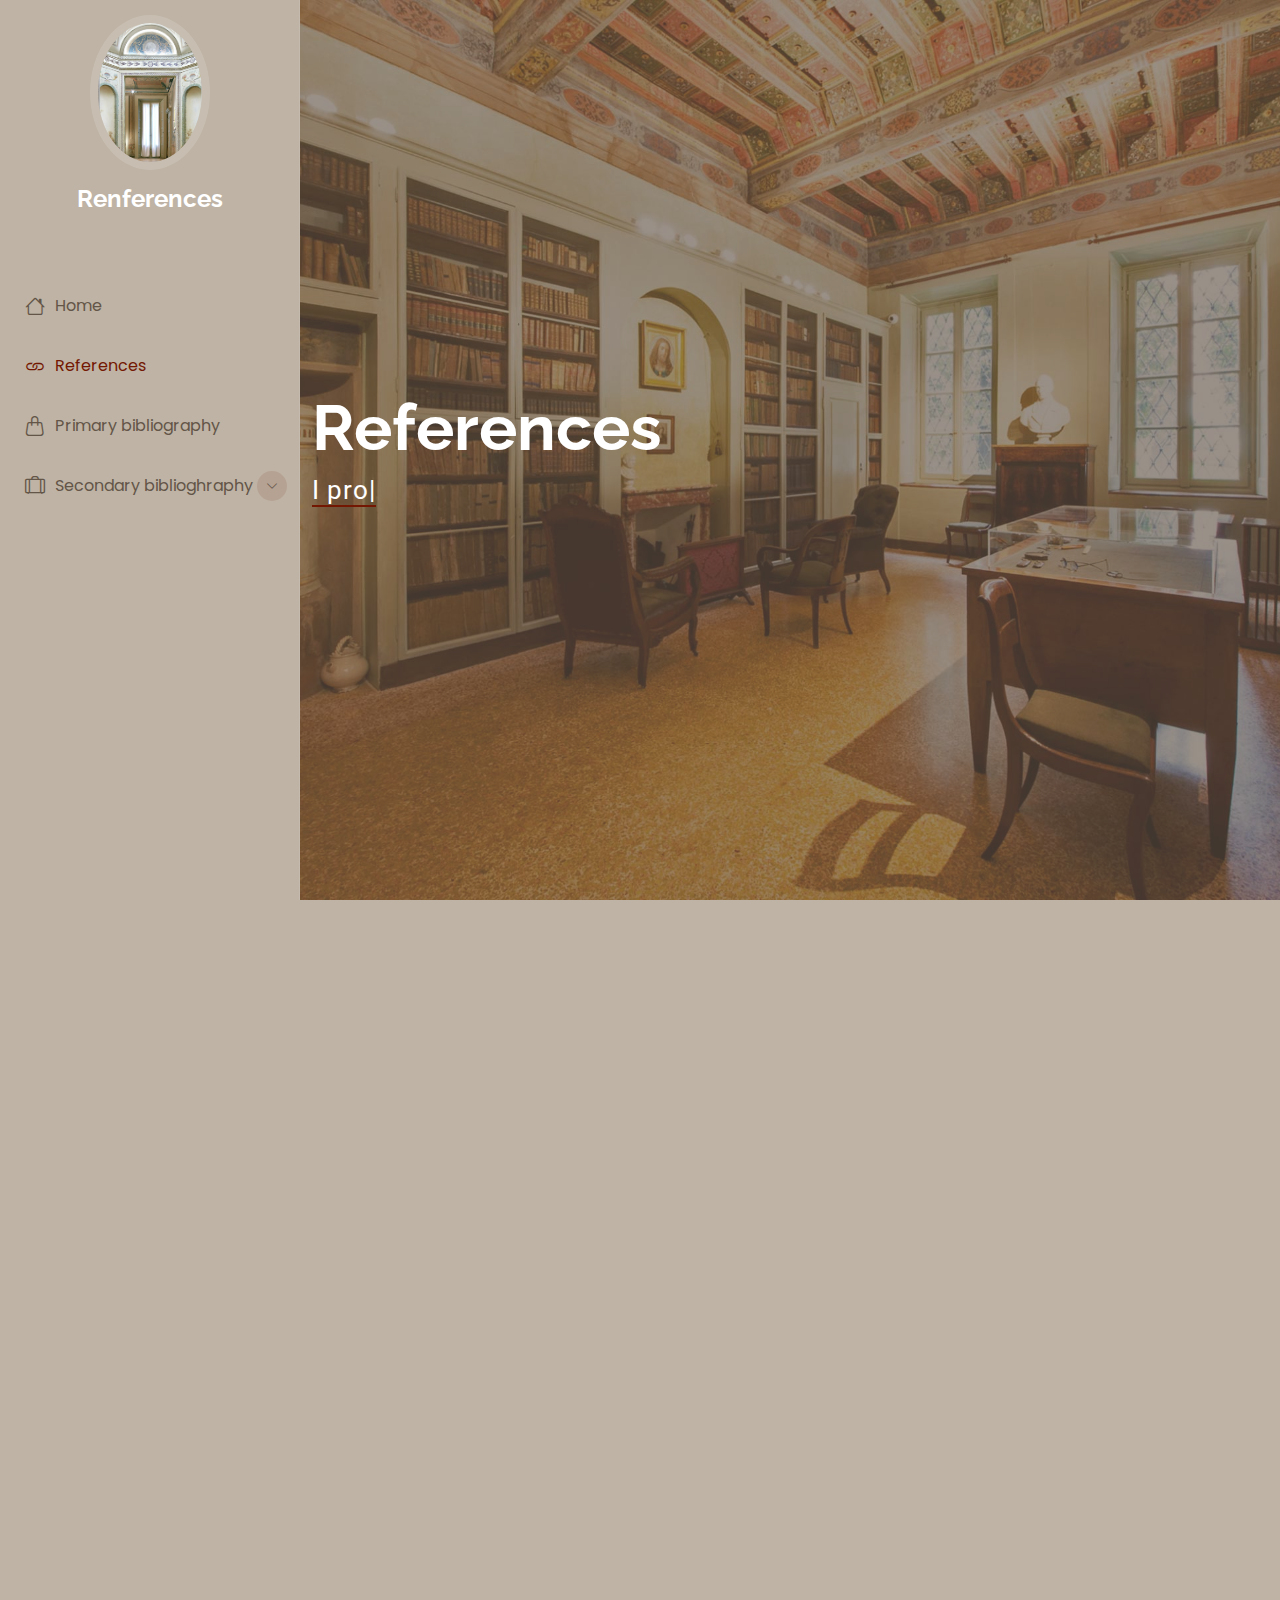
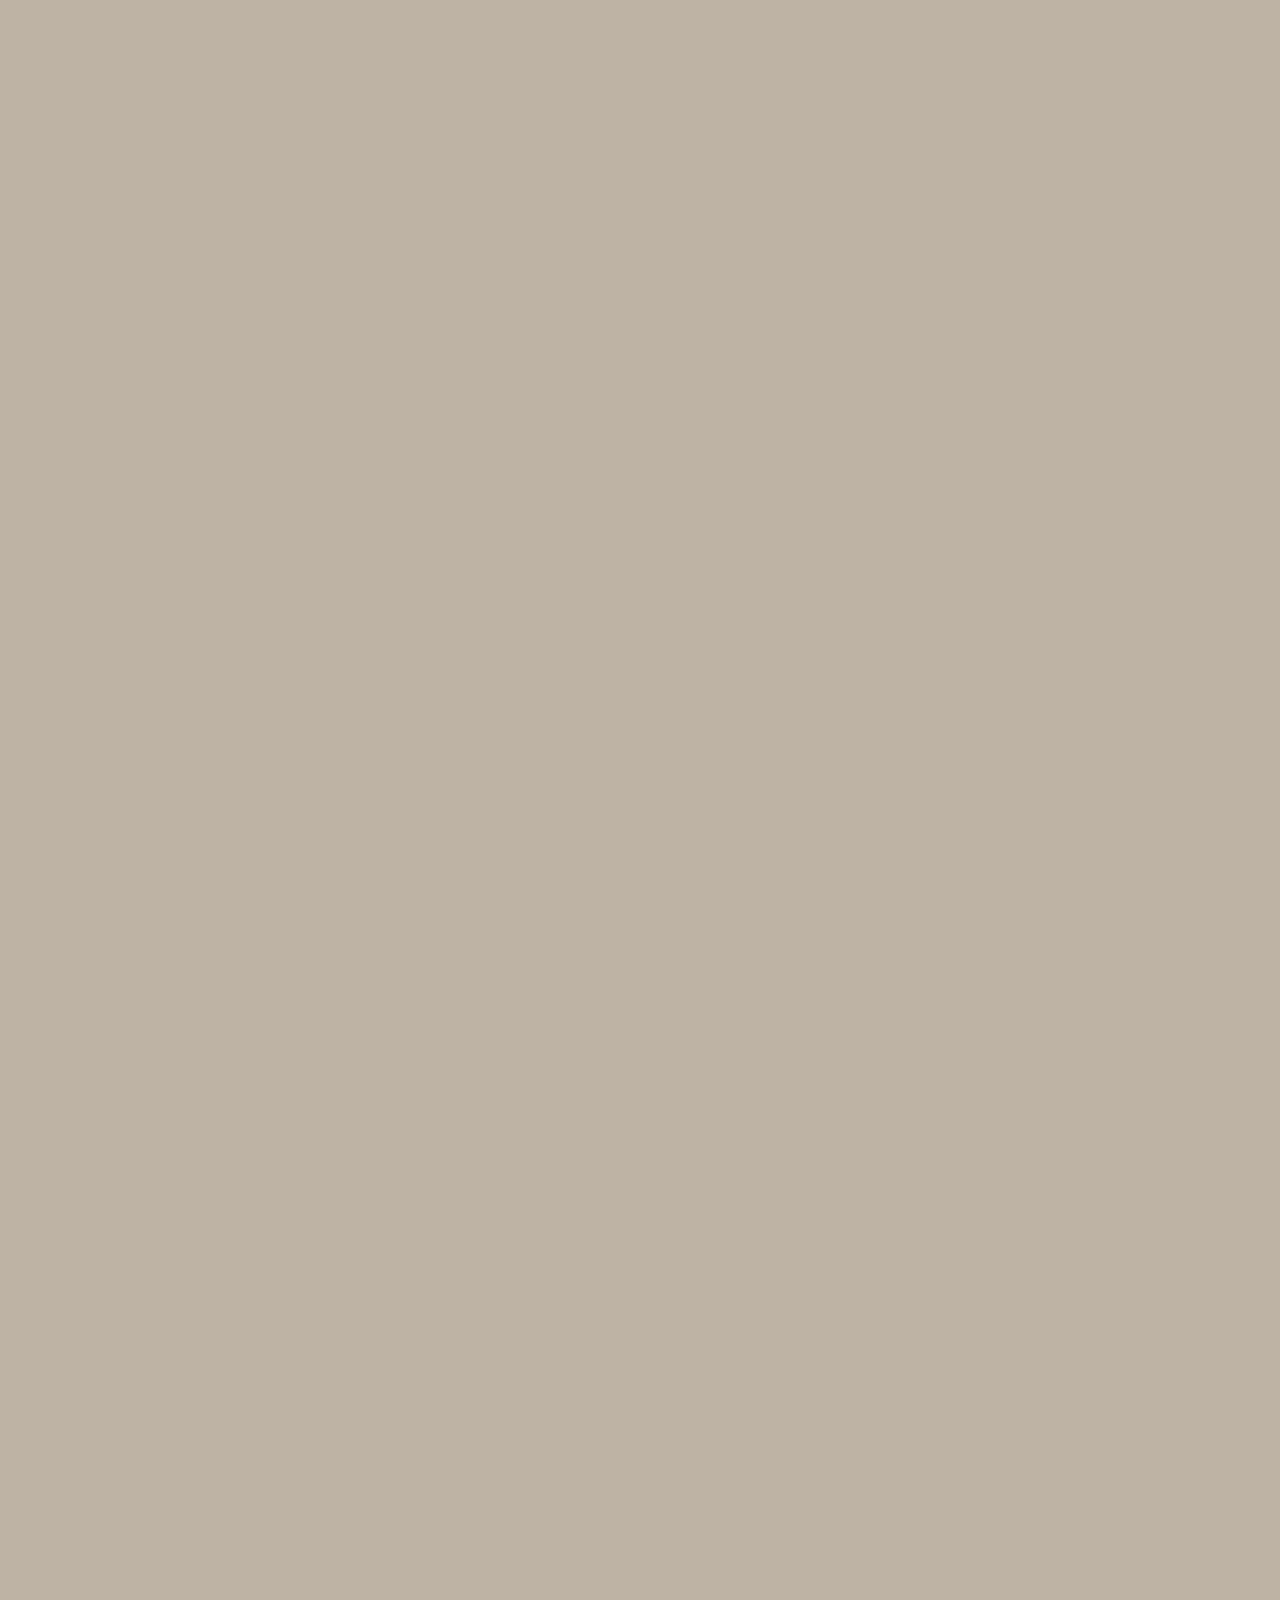
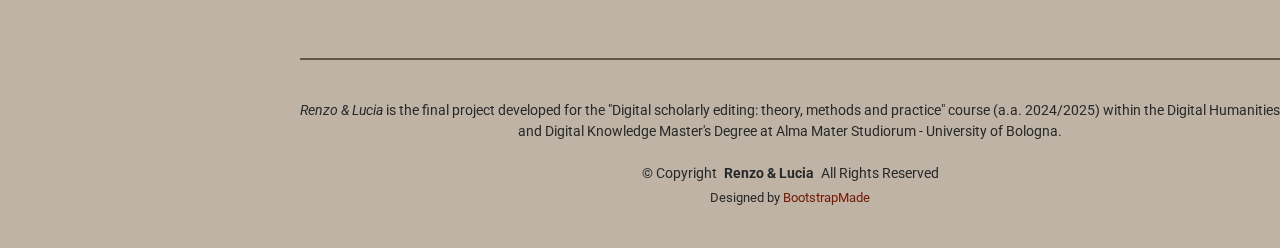
<file: references.html>
<!DOCTYPE html>
<html lang="en">

<head>
  <meta charset="utf-8">
  <meta content="width=device-width, initial-scale=1.0" name="viewport">
  <title>References</title>
  <meta content="" name="description">
  <meta content="" name="keywords">

  <!-- Favicons -->
  <link href="assets/img/losnoviosfavicon.png" rel="icon">
  <link href="assets/img/apple-touch-icon.png" rel="apple-touch-icon">

  <!-- Fonts -->
  <link href="https://fonts.googleapis.com" rel="preconnect">
  <link href="https://fonts.gstatic.com" rel="preconnect" crossorigin>
  <link href="https://fonts.googleapis.com/css2?family=Roboto:ital,wght@0,100;0,300;0,400;0,500;0,700;0,900;1,100;1,300;1,400;1,500;1,700;1,900&family=Poppins:ital,wght@0,100;0,200;0,300;0,400;0,500;0,600;0,700;0,800;0,900;1,100;1,200;1,300;1,400;1,500;1,600;1,700;1,800;1,900&family=Raleway:ital,wght@0,100;0,200;0,300;0,400;0,500;0,600;0,700;0,800;0,900;1,100;1,200;1,300;1,400;1,500;1,600;1,700;1,800;1,900&display=swap" rel="stylesheet">

  <!-- Vendor CSS Files -->
  <link href="assets/vendor/bootstrap/css/bootstrap.min.css" rel="stylesheet">
  <link href="assets/vendor/bootstrap-icons/bootstrap-icons.css" rel="stylesheet">
  <link href="assets/vendor/aos/aos.css" rel="stylesheet">
  <link href="assets/vendor/glightbox/css/glightbox.min.css" rel="stylesheet">
  <link href="assets/vendor/swiper/swiper-bundle.min.css" rel="stylesheet">

  <!-- Main CSS File -->
  <link href="assets/css/main.css" rel="stylesheet">

  <!-- =======================================================
  * Template Name: iPortfolio
  * Template URL: https://bootstrapmade.com/iportfolio-bootstrap-portfolio-websites-template/
  * Updated: Jun 29 2024 with Bootstrap v5.3.3
  * Author: BootstrapMade.com
  * License: https://bootstrapmade.com/license/
  ======================================================== -->
</head>

<body class="index-page">

  <header id="header" class="header dark-background d-flex flex-column">
    <i class="header-toggle d-xl-none bi bi-list"></i>

    <div class="profile-img">
      <img src="assets/img/casamanzonicameo.png" alt="" class="img-fluid rounded-circle">
    </div>

    <a href="index.html" class="logo d-flex align-items-center justify-content-center">
      <!-- Uncomment the line below if you also wish to use an image logo -->
      <!-- <img src="assets/img/logo.png" alt=""> -->
      <h1 class="sitename">Renferences</h1>
    </a>
<br>
<br>

    <nav id="navmenu" class="navmenu">
      <ul>
        <li><a href="index.html"><i class="bi bi-house navicon"></i>Home</a></li>
        <li><a href="#" class="active"><i class="bi bi-link navicon"></i>References</a></li>
        <li><a href="#pb"><i class="bi bi-handbag navicon"></i>Primary bibliography</a></li>
        <li class="dropdown"><a href="#sb"><i class="bi bi-suitcase-lg navicon"></i><span>Secondary biblioghraphy </span> <i class="bi bi-chevron-down toggle-dropdown" style="height: 30px; width: 30px; margin-left: 4px;"></i></a>
          <ul>
            <li><a href="#wott">On topic and authors</a></li>
            <li><a href="#tools">Tools</a></li>
          </ul>
      </ul>
    </nav>

  </header>

  <main class="main">

    <!-- References Section -->
    <section id="refstart" class="refstart section dark-background" class="manoscritti">

      <img src="assets/img/referencescameobig.jpg" alt="" class="refstart-bg" ddata-aos="fade-in">

      <div class="container" data-aos="fade-up" data-aos-delay="100">
        <h2>References</h2>
        <p><span class="typed" data-typed-items="I promessi sposi vs Los novios"></span><span class="typed-cursor typed-cursor--blink" aria-hidden="true"></span></p>
      </div>

    </section><!-- /References Section -->

    <!-- Primary bibliography Section -->
    <section id="pb" class="about section">
     <div class="container section-title" data-aos="fade-up">
        <h2>Primary bibliography</h2>
            <div class="content">
                <p>The <strong>primary bibliography</strong> includes a selection of articles, papers, and books either written by the author or dedicated to the main theme, the person or the event on which the project concentrates. <br>
                    In this case, this section provides a list of websites, showed in alphabetical order, focused on novel entitled <i><strong>I promessi sposi</strong></i>. The 2 websites cited here refer, respectively, to the digital spanish translation of the Ventisettana written by Juan Nicasio Gallego and the digital original Ventisettana written by Alessandro Manzoni, since the objective of the project is to analyze the differences between theese two texts.</p><br>
                <div class="row">
                    <div>
                        <ul>
                            <li><a href="https://www.movio.beniculturali.it/dsglism/IpromessisposiinEuropaenelmondo/i_promessi_sposi_in_eu_e_nel_mondo_home" class="biblinks" target="_blank"><i class="bi bi-chevron-right"></i>I Promessi Sposi in Europa e nel mondo - Il tesoro di casa Manzoni</li></a>
                            <li><a href="https://archive.org/details/bub_gb_u_HqQfXtei0C/page/n21/mode/2up" class="biblinks"><i class="bi bi-chevron-right" target="_blank"></i>Internet Archive</li></a>
                        </ul>
                    </div>
                </div>
            </div>
    </section>

    <section id="sb" class="about section">
        <div class="container section-title" data-aos="fade-up" id="sb">
            <h2>Secondary bibliography</h2>
                <div class="content">
                    <p>The <strong>secondary bibliography</strong> includes a selection of articles, papers, and books related to the central theme of the project. <br>
                        In this case, I have structured it as a broad general section divided into two subsections. <br> 
                        The first one presents a list of websites, arranged in alphabetical order, that addresses <strong>documentation about the <i>I promessi sposi</i> novel</strong>, offers <strong>background on the two authors</strong>, Alessandro Manzoni and Juan Nicasio Gallego whose texts are here compared. <br>
                        The second one mentions, always in aplhabetical order, some <strong>useful, effective and powerful tools</strong> i have employed during the developemnt this project and <strong>very well done already existing projects in the digital environment</strong> that deal with both Alessandro Manzoni’s work <i>I promessi sposi</i> and that provide engaging features such as the abilty to compare the original text in italian and the corrispondent translation in different languages.</p><br>
                    <section id="wott">
                        <div class="row">
                             <div>
                                <h2>Written on the topic</h2>
                                 <ul>
                                    <li><a href="https://it.wikipedia.org/wiki/Alessandro_Manzoni" class="biblinks" target="_blank"><i class="bi bi-chevron-right"></i>Alessandro Manzoni</li></a>
                                    <li><a href="https://www.newitalianbooks.it/in-other-languages/alessandro-manzoni-in-other-languages/" class="biblinks"><i class="bi bi-chevron-right" target="_blank"></i>Alessandro Manzoni in other languages</li></a>
                                    <li><a href="https://www.alessandromanzoni.org/" class="biblinks" target="_blank"><i class="bi bi-chevron-right"></i>AlessandroManzoni.org</li></a>
                                    <li><a href="https://www.casadelmanzoni.it/sites/default/files/allegato/Annali%20Manzoniani%20n2%20-%20p150-165.pdf" class="biblinks" target="_blank"><i class="bi bi-chevron-right"></i>Annali Manzoniani</li></a>
                                    <li><a href="https://www.casadelmanzoni.it/sites/default/files/allegato/Annali%20Manzoniani%20n1%20-%20p43-71.pdf" class="biblinks" target="_blank"><i class="bi bi-chevron-right"></i>Annali Manzoniani - Dalla fabula alla parabola. Storia dei capitoli VII-VIII tra Seconda minuta e Ventisettana</li></a>
                                    <li><a href="https://www.treccani.it/enciclopedia/ricerca/alessandro-manzoni/Dizionario_Biografico/" class="biblinks" target="_blank"><i class="bi bi-chevron-right"></i>Dizionario biografico</li></a>
                                    <li><a href="https://www.treccani.it/enciclopedia/juan-nicasio-gallego_(Enciclopedia-Italiana)/" class="biblinks" target="_blank"><i class="bi bi-chevron-right"></i>Juan Nicasio Gallego Treccani</li></a>
                                    <li><a href="https://es.wikipedia.org/wiki/Juan_Nicasio_Gallego" class="biblinks" target="_blank"><i class="bi bi-chevron-right"></i>Juan Nicasio Gallego Wikipedia</li></a>
                                    <li><a href="http://web.dfc.unibo.it/buzzetti/corsoSFI/25febbraio/elementiTEILite.pdf" class="biblinks" target="_blank"><i class="bi bi-chevron-right"></i>Lista degli elementi TEI Lite</li></a>
                                    <li><a class="biblinks" target="_blank"><i class="bi bi-chevron-right"></i>Los Novios. La ricezione dei Promessi sposi nella Spagna dell’Ottocento di Beatrice Pecchiari</li></a>
                                    <li><a href="https://www.academia.edu/4851193/La_prima_ricezione_dei_Promessi_sposi_in_Spagna_traduzioni_e_critica" class="biblinks" target="_blank"><i class="bi bi-chevron-right"></i>Nuovi quaderni del crieri I promessi sposi nell’Europa romantica</li></a>
                                    <li><a href="https://www.academia.edu/4851193/La_prima_ricezione_dei_Promessi_sposi_in_Spagna_traduzioni_e_critica" class="biblinks" target="_blank"><i class="bi bi-chevron-right"></i> Muñiz Muñiz 2012 - Maria de Las Nieves Muñiz Muñiz, La prima ricezione dei Promessi Sposi in Spagna: traduzioni e critica, in «Nuovi quaderni del CRIER», 2012, pp. 93-112.</li></a>
                                    <li><a href="https://tei-c.org/" class="biblinks" target="_blank"><i class="bi bi-chevron-right"></i>Text Encoding Initiative</a>
                                </ul>
                            </div>
                        </div>
                    </section> 
                    
                    <section id="tools">
                        <div class="row">
                             <div>
                                <h2>Tools</h2>
                                 <ul>
                                    <li><a href="https://color.adobe.com/it/" class="biblinks" target="_blank"><i class="bi bi-chevron-right"></i>Adobe Color</li></a>
                                    <li><a href="https://getbootstrap.com/" class="biblinks" target="_blank"><i class="bi bi-chevron-right"></i>Bootstrap</li></a>
                                    <li><a href="https://bootstrapmade.com/" class="biblinks" target="_blank"><i class="bi bi-chevron-right"></i>BootstrapMade</li></a>
                                    <li><a href="https://www.canva.com/" class="biblinks" target="_blank"><i class="bi bi-chevron-right"></i>Canva</li></a>
                                    <li><a href="https://chatgpt.com/" class="biblinks" target="_blank"><i class="bi bi-chevron-right"></i>Chatgpt</li></a>
                                    <li><a href="https://www.google.com/mymaps" class="biblinks" target="_blank"><i class="bi bi-chevron-right"></i>My Maps (Google)</li></a>
                                    <li><a href="https://projects.dharc.unibo.it/philoeditor/" class="biblinks" target="_blank"><i class="bi bi-chevron-right"></i>Philoeditor xml model</li></a>
                                    <li><a href="https://projects.dharc.unibo.it/leggomanzoni/traduco" class="biblinks" target="_blank"><i class="bi bi-chevron-right"></i>Traduco Manzoni</li></a>
                                    <li><a href="https://www.transkribus.org/" class="biblinks" target="_blank"><i class="bi bi-chevron-right"></i>Transkribus</li></a>
                                </ul>
                            </div>
                        </div>
                    </section> 

                </div>
        </div><!-- End Section Title -->
    </section>

  </main>

  <footer id="footer" class="footer position-relative light-background">

 <div class="footercontainer">
      <div class="copyright text-center ">
        <p><i>Renzo & Lucia</i> is the final project developed for the "Digital scholarly editing: theory, methods and practice" course (a.a. 2024/2025) within the Digital Humanities and Digital Knowledge Master's Degree at Alma Mater Studiorum - University of Bologna.</p> <br>
        <p>© <span>Copyright</span> <strong class="px-1 sitename">Renzo & Lucia</strong> <span>All Rights Reserved</span></p>
      </div>
      <div class="credits">
        <!-- All the links in the footer should remain intact. -->
        <!-- You can delete the links only if you've purchased the pro version. -->
        <!-- Licensing information: https://bootstrapmade.com/license/ -->
        <!-- Purchase the pro version with working PHP/AJAX contact form: [buy-url] -->
        Designed by <a href="https://bootstrapmade.com/">BootstrapMade</a>
      </div>
    </div>

  </footer>

  <!-- Scroll Top -->
  <a href="#" id="scroll-top" class="scroll-top d-flex align-items-center justify-content-center"><i class="bi bi-arrow-up-short"></i></a>

  <!-- Preloader -->
  <div id="preloader"></div>

  <!-- Vendor JS Files -->
  <script src="assets/vendor/bootstrap/js/bootstrap.bundle.min.js"></script>
  <script src="assets/vendor/php-email-form/validate.js"></script>
  <script src="assets/vendor/aos/aos.js"></script>
  <script src="assets/vendor/typed.js/typed.umd.js"></script>
  <script src="assets/vendor/purecounter/purecounter_vanilla.js"></script>
  <script src="assets/vendor/waypoints/noframework.waypoints.js"></script>
  <script src="assets/vendor/glightbox/js/glightbox.min.js"></script>
  <script src="assets/vendor/imagesloaded/imagesloaded.pkgd.min.js"></script>
  <script src="assets/vendor/isotope-layout/isotope.pkgd.min.js"></script>
  <script src="assets/vendor/swiper/swiper-bundle.min.js"></script>

  <!-- Main JS File -->
  <script src="assets/js/main.js"></script>

</body>

</html>
</file>
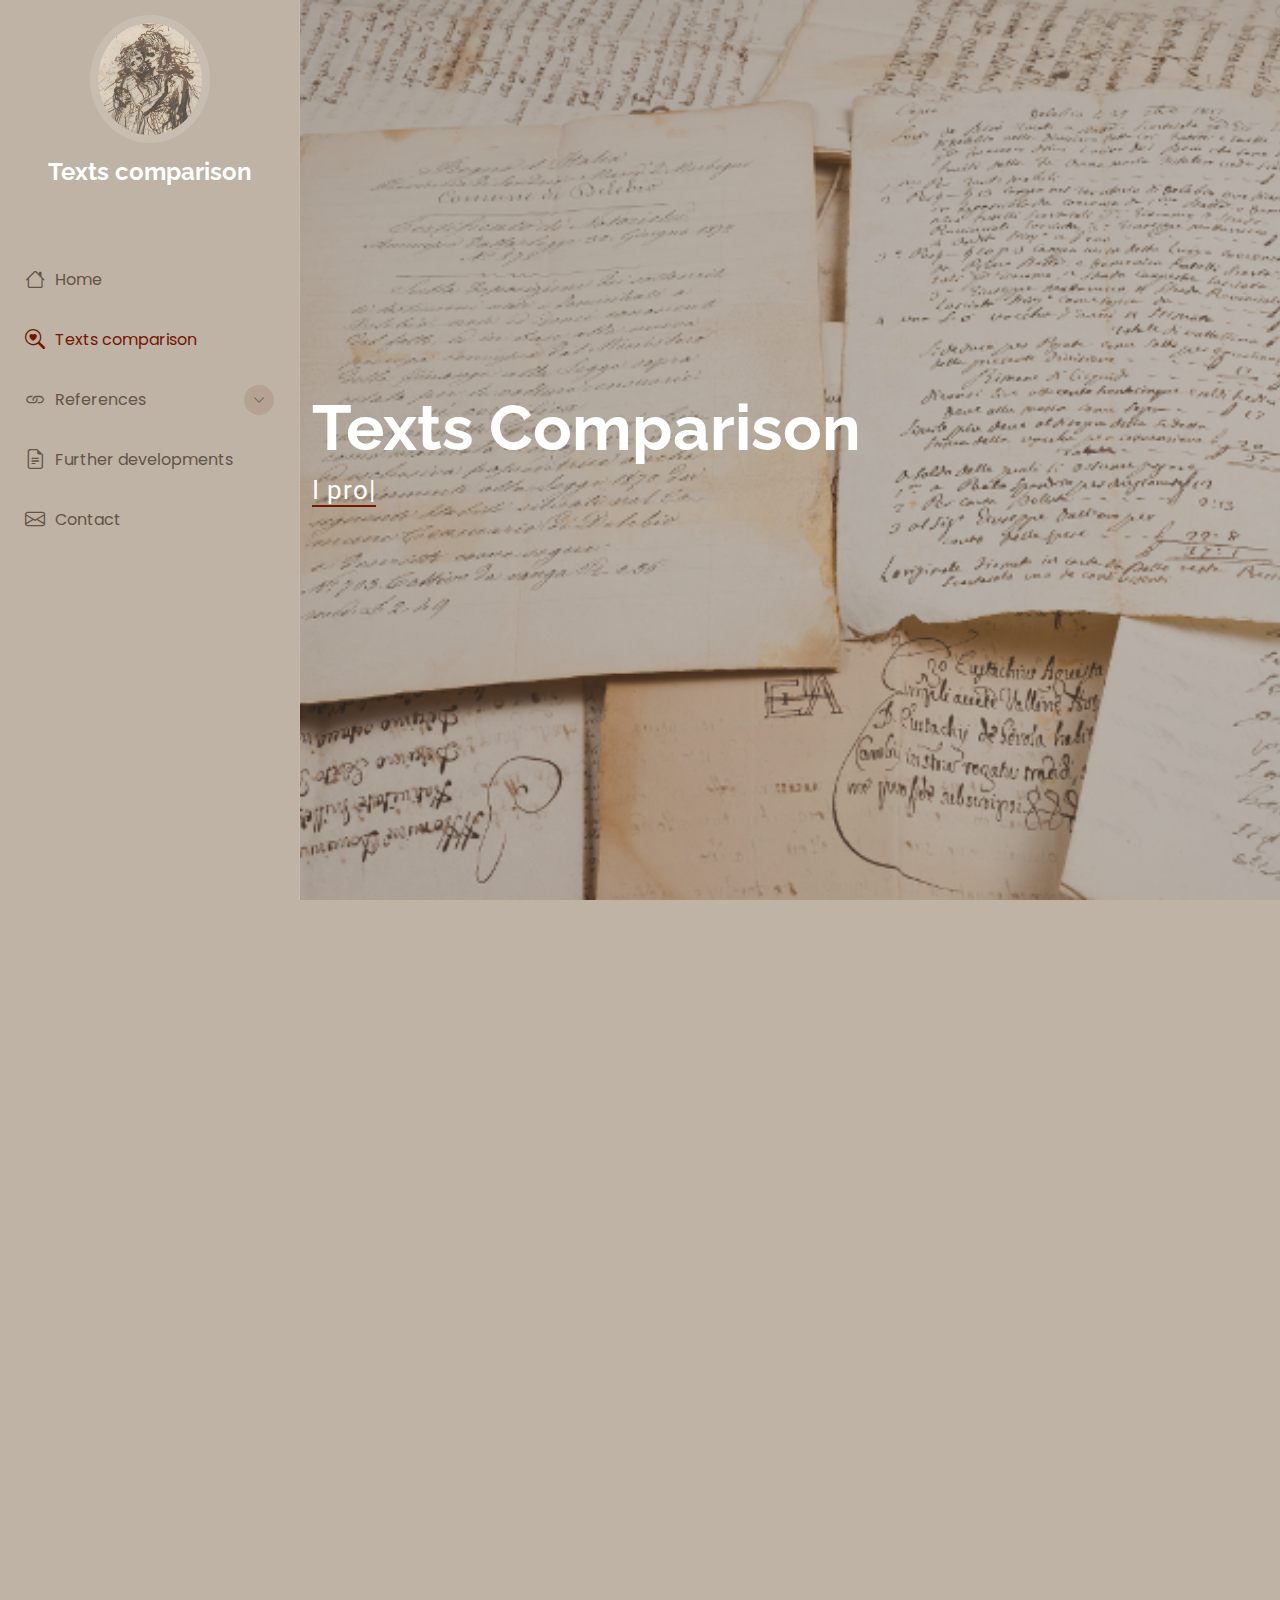
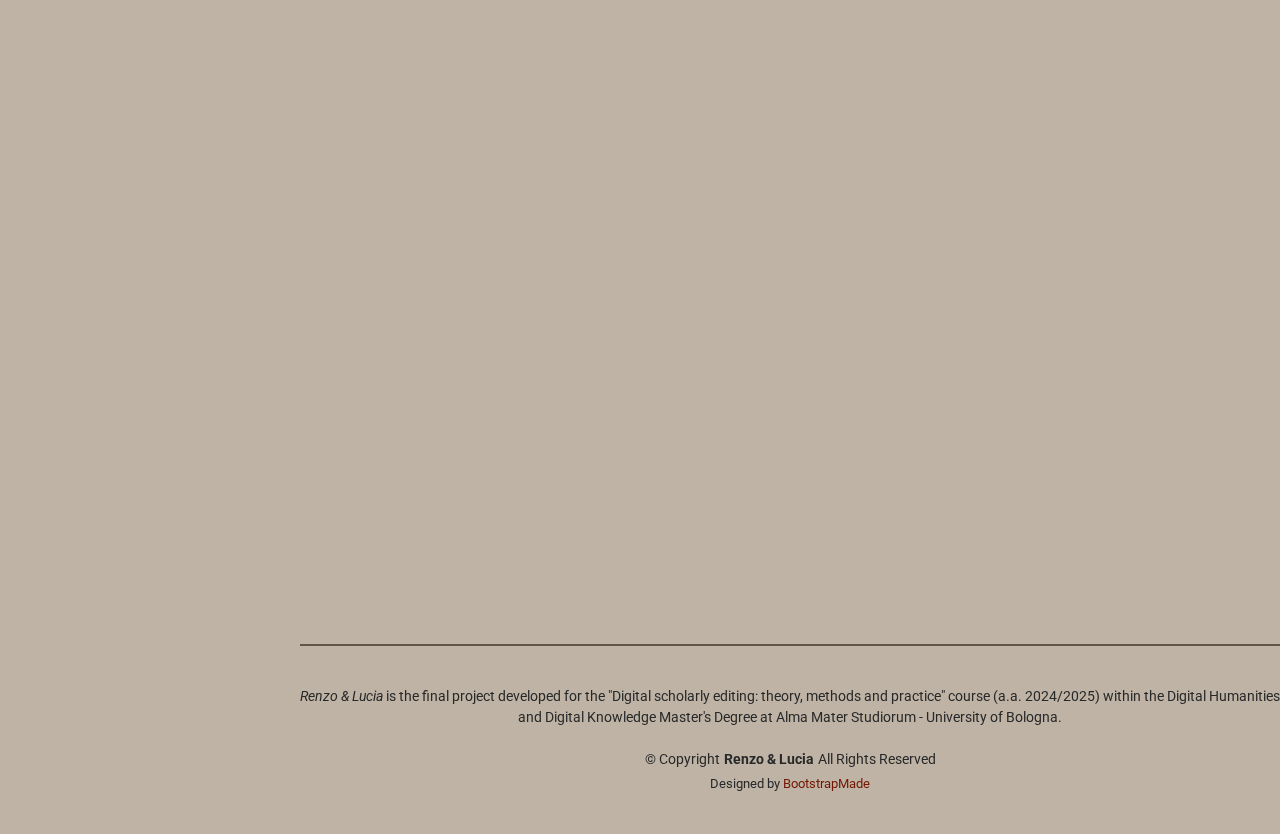
<file: txtinitialcomparison.html>
<!DOCTYPE html>
<html lang="en">

<head>
  <meta charset="utf-8">
  <meta content="width=device-width, initial-scale=1.0" name="viewport">
  <title>Renzo & Lucia</title>
  <meta content="" name="description">
  <meta content="" name="keywords">

  <!-- Favicons -->
  <link href="assets/img/losnoviosfavicon.png" rel="icon">
  <link href="assets/img/apple-touch-icon.png" rel="apple-touch-icon">

  <!-- Fonts -->
  <link href="https://fonts.googleapis.com" rel="preconnect">
  <link href="https://fonts.gstatic.com" rel="preconnect" crossorigin>
  <link href="https://fonts.googleapis.com/css2?family=Roboto:ital,wght@0,100;0,300;0,400;0,500;0,700;0,900;1,100;1,300;1,400;1,500;1,700;1,900&family=Poppins:ital,wght@0,100;0,200;0,300;0,400;0,500;0,600;0,700;0,800;0,900;1,100;1,200;1,300;1,400;1,500;1,600;1,700;1,800;1,900&family=Raleway:ital,wght@0,100;0,200;0,300;0,400;0,500;0,600;0,700;0,800;0,900;1,100;1,200;1,300;1,400;1,500;1,600;1,700;1,800;1,900&display=swap" rel="stylesheet">

  <!-- Vendor CSS Files -->
  <link href="assets/vendor/bootstrap/css/bootstrap.min.css" rel="stylesheet">
  <link href="assets/vendor/bootstrap-icons/bootstrap-icons.css" rel="stylesheet">
  <link href="assets/vendor/aos/aos.css" rel="stylesheet">
  <link href="assets/vendor/glightbox/css/glightbox.min.css" rel="stylesheet">
  <link href="assets/vendor/swiper/swiper-bundle.min.css" rel="stylesheet">

  <!-- Main CSS File -->
  <link href="assets/css/main.css" rel="stylesheet">

  <!-- =======================================================
  * Template Name: iPortfolio
  * Template URL: https://bootstrapmade.com/iportfolio-bootstrap-portfolio-websites-template/
  * Updated: Jun 29 2024 with Bootstrap v5.3.3
  * Author: BootstrapMade.com
  * License: https://bootstrapmade.com/license/
  ======================================================== -->
</head>

<body class="index-page">

  <header id="header" class="header dark-background d-flex flex-column">
    <i class="header-toggle d-xl-none bi bi-list"></i>

    <div class="profile-img">
      <img src="assets/img/losnoviosfavicon.png" alt="" class="img-fluid rounded-circle">
    </div>

    <a href="index.html" class="logo d-flex align-items-center justify-content-center">
      <!-- Uncomment the line below if you also wish to use an image logo -->
      <!-- <img src="assets/img/logo.png" alt=""> -->
      <h1 class="sitename">Texts comparison</h1>
    </a>

    <br>
    <br>

    <nav id="navmenu" class="navmenu">
      <ul>
        <li><a href="index.html"><i class="bi bi-house navicon"></i>Home</a></li>
        <li><a href="#" class="active"><i class="bi bi-search-heart navicon"></i>Texts comparison</a></li>
        <li class="dropdown"><a href="references.html"><i class="bi bi-link navicon"></i> <span>References</span> <i class="bi bi-chevron-down toggle-dropdown"></i></a>
          <ul>
            <li><a href="references.html">Primary bibliography</a></li>
            <li><a href="references.html">Secondary biblioghraphy</a></li>
            <li><a href="references.html">Tools</a></li>
            <li class="dropdown"><a href="references.html"><span>something else?</span> <i class="bi bi-chevron-down toggle-dropdown"></i></a>
              <ul>
                <li><a href="#">Deep Dropdown 1</a></li>
                <li><a href="#">Deep Dropdown 2</a></li>
              </ul>
            </li>
          </ul>
        </li>
        <li><a href="#resume"><i class="bi bi-file-earmark-text navicon"></i>Further developments</a></li>
        <li><a href="#contact"><i class="bi bi-envelope navicon"></i> Contact</a></li>
      </ul>
    </nav>

  </header>

  <main class="main">
    

  <!-- Text start Section -->
    <section id="tstart" class="tstart section dark-background" class="manoscritti">

      <img src="assets/img/manoscritti.jpg" alt="manoscritti" class="tstart-bg" data-aos="fade-in">

      <div class="container" data-aos="fade-up" data-aos-delay="100">
        <h2>Texts Comparison</h2>
        <p><span class="typed" data-typed-items="I promessi sposi and Los novios"></span><span class="typed-cursor typed-cursor--blink" aria-hidden="true"></span></p>
      </div>

    </section><!-- /Text start Section -->

    <section id="about" class="about section">
    <div class="container section-title" data-aos="fade-up">
      <p>This project provides a clear and straightforward visual and graphical comparison of two carefully selected texts.</p>

      <p>The focus is on <strong>the first chapter of I Promessi Sposi by Alessandro Manzoni and the first chapter of Los Novios by Gallego</strong>.</p>

      <p>You can explore the full text of the first chapter of <button class="btn-base btn-animato" id="buttonone"><a href="visuaipsoutput.html" target="_blank">the first chapter of I Promessi Sposi</a></button><br> 
        as well as the full text of<button class="btn-base btn-animato" id="buttonone"><a href="visualnoutput.html" target="_blank">the first chapter of Los Novios</a></button></p><br>
        <br>
        <br>
        <br>
      <p>A close examination of Chapter 1 reveals two immediate and notable differences: the length of the texts and the images.<br>
        The first chapter of I Promessi Sposi extends over 36 pages, whereas Los Novios contains only 20 pages. <br>
        The first chapter of Los novios includes four images that correspond to an addition with respect to the original italian text.
      </p> 
        <br>
       <p>Another striking distinction lies in the use of imagery.<br>
       The Italian text, I Promessi Sposi, which serves as the primary reference for this project, includes no graphic illustrations.<br>
       In contrast, the Spanish version by Gallego, composed later between 1836-37, features numerous graphic representations.<br></p>
      <br>
      <br>
       <p>To faithfully present a digital edition that respects the original works as closely as possible, the <span style=" background-color: gray;">division by pages and line breaks</span> has been carefully preserved. <br>
       Additionally, the texts highlight certain elements for easier recognition and understanding:</p>
       <br>
       <div>
          <span style="font-weight: bold; color: darkblue;">Names of the characters</span> apperars in bold and in blue color, <br>
          <span style="font-weight: bold; color: #0C9F43;">Sites and places </span> are shown in bold as well and in green color, <br>
          <span style="font-weight: bold; color: #DC19A3;">dates </span> are ephasized in bold and in pink color.
       </div>
       <br>
      <p>This color-coding helps readers quickly identify these key components in both texts and better appreciate the differences between the original and its translation.<br></p>
      <p>All the technical aspects are better explained in the <a href="workflowanddoc.html">workflow and documentation section</a></p>
      <p>You can easily observe these differences side by side through the provided <button class="btn-base btn-animato" id="buttonone"><a href="output.html" target="_blank">comparison of the two texts</a></button></p>
        <br>
    <p>ATTENTA, CONTROLLA PULSANTI LEGGIBILITA'</p>
    </div>
    </section>
  <section>
    

  </section>


 <div class="container section-title" data-aos="fade-up">
    <p>Final engaging and complete digital comparison
      SCRIVI MEGLIO TESTO
    <p>All the technical aspects are better explained in the <a href="workflowanddoc.html">workflow and documentation section</a></p>
    <p>You can easily observe these differences, related both to the structure level and to the semantic and idiomatic level of the texts, side by side through the provided <button class="btn-base btn-animato" id="buttonone"><a href="improvedoutput.html" target="_blank">comparison of the two texts</a></button></p>
        <br></div>


  </main>

  <footer id="footer" class="footer position-relative light-background">

    <div class="footercontainer">
      <div class="copyright text-center ">
        <p><i>Renzo & Lucia</i> is the final project developed for the "Digital scholarly editing: theory, methods and practice" course (a.a. 2024/2025) within the Digital Humanities and Digital Knowledge Master's Degree at Alma Mater Studiorum - University of Bologna.</p> <br>
        <p>© <span>Copyright</span><strong class="px-1 sitename">Renzo & Lucia</strong><span>All Rights Reserved</span></p>
      </div>
      <div class="credits">
        <!-- All the links in the footer should remain intact. -->
        <!-- You can delete the links only if you've purchased the pro version. -->
        <!-- Licensing information: https://bootstrapmade.com/license/ -->
        <!-- Purchase the pro version with working PHP/AJAX contact form: [buy-url] -->
        Designed by <a href="https://bootstrapmade.com/">BootstrapMade</a>
      </div>
    </div>

  </footer>

  <!-- Scroll Top -->
  <a href="#" id="scroll-top" class="scroll-top d-flex align-items-center justify-content-center"><i class="bi bi-arrow-up-short"></i></a>

  <!-- Preloader -->
  <div id="preloader"></div>

  <!-- Vendor JS Files -->
  <script src="assets/vendor/bootstrap/js/bootstrap.bundle.min.js"></script>
  <script src="assets/vendor/php-email-form/validate.js"></script>
  <script src="assets/vendor/aos/aos.js"></script>
  <script src="assets/vendor/typed.js/typed.umd.js"></script>
  <script src="assets/vendor/purecounter/purecounter_vanilla.js"></script>
  <script src="assets/vendor/waypoints/noframework.waypoints.js"></script>
  <script src="assets/vendor/glightbox/js/glightbox.min.js"></script>
  <script src="assets/vendor/imagesloaded/imagesloaded.pkgd.min.js"></script>
  <script src="assets/vendor/isotope-layout/isotope.pkgd.min.js"></script>
  <script src="assets/vendor/swiper/swiper-bundle.min.js"></script>

  <!-- Main JS File -->
  <script src="assets/js/main.js"></script>

</body>

</html>
</file>
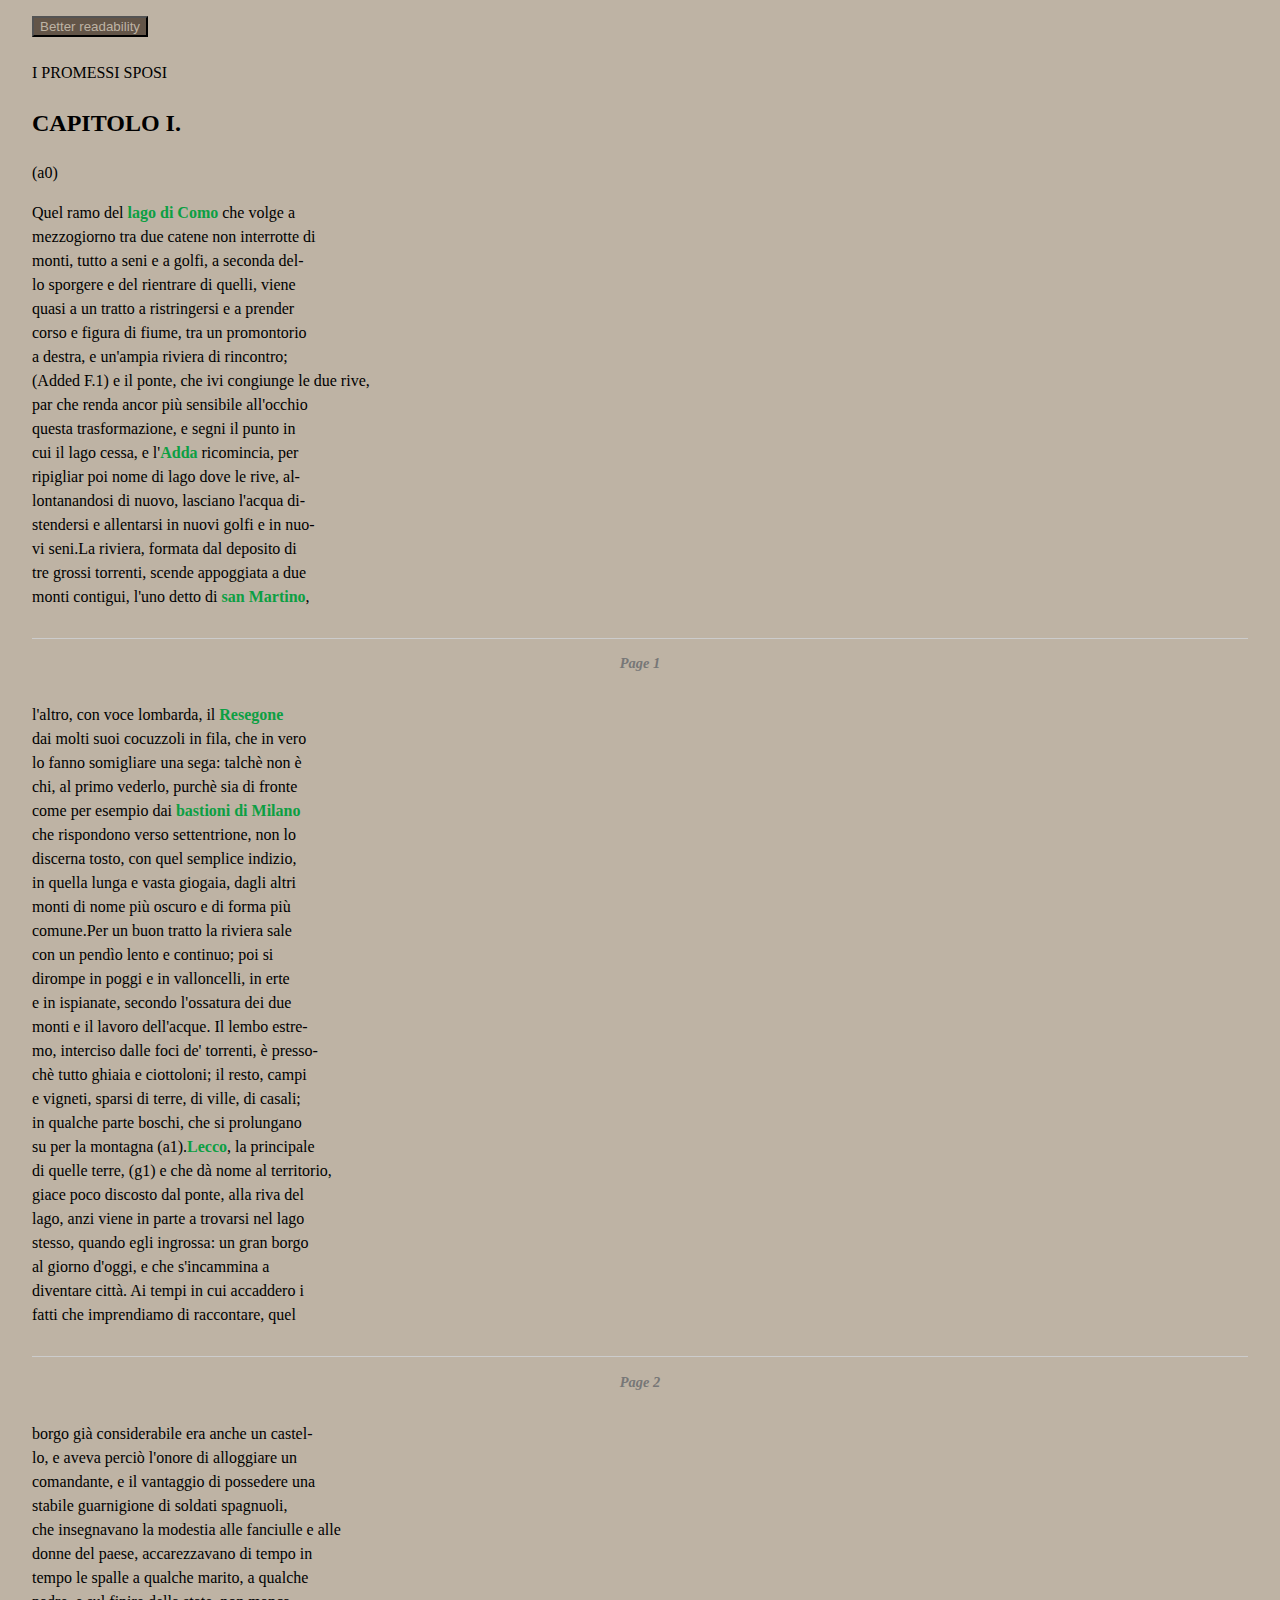
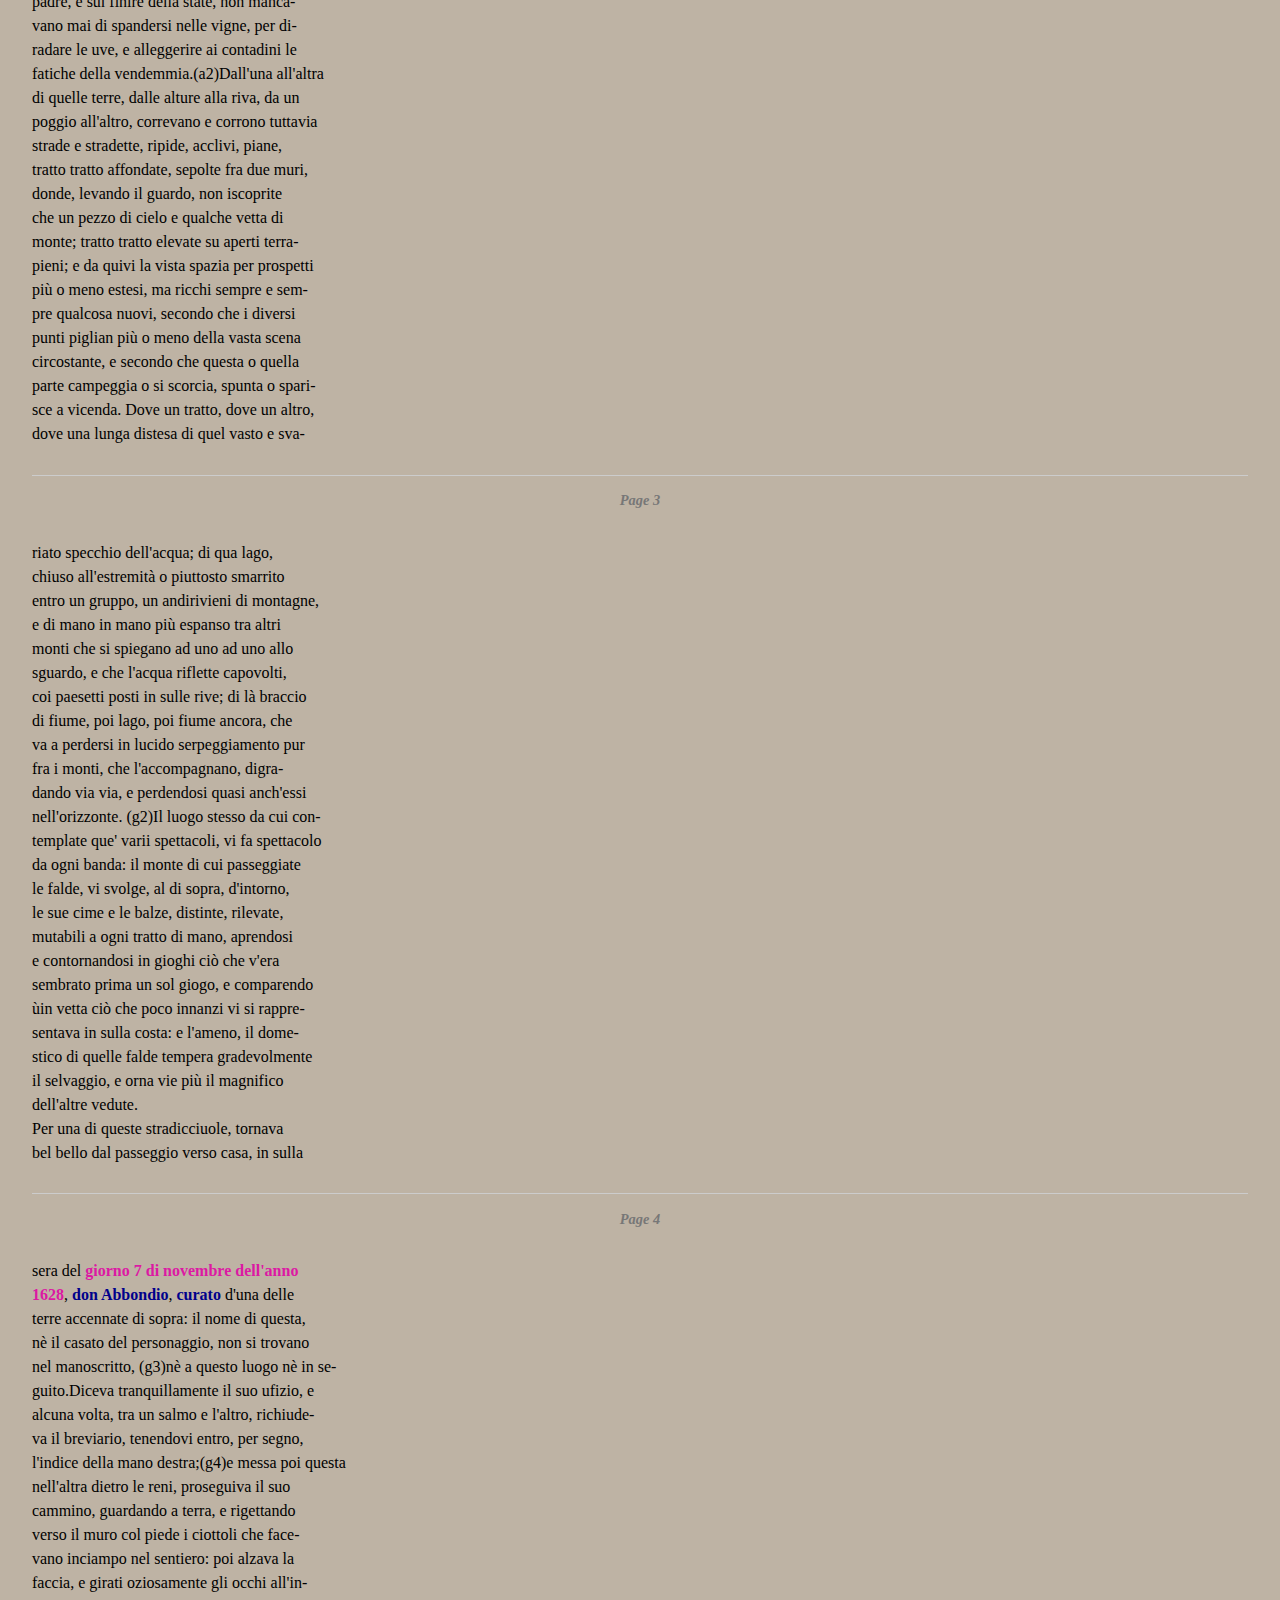
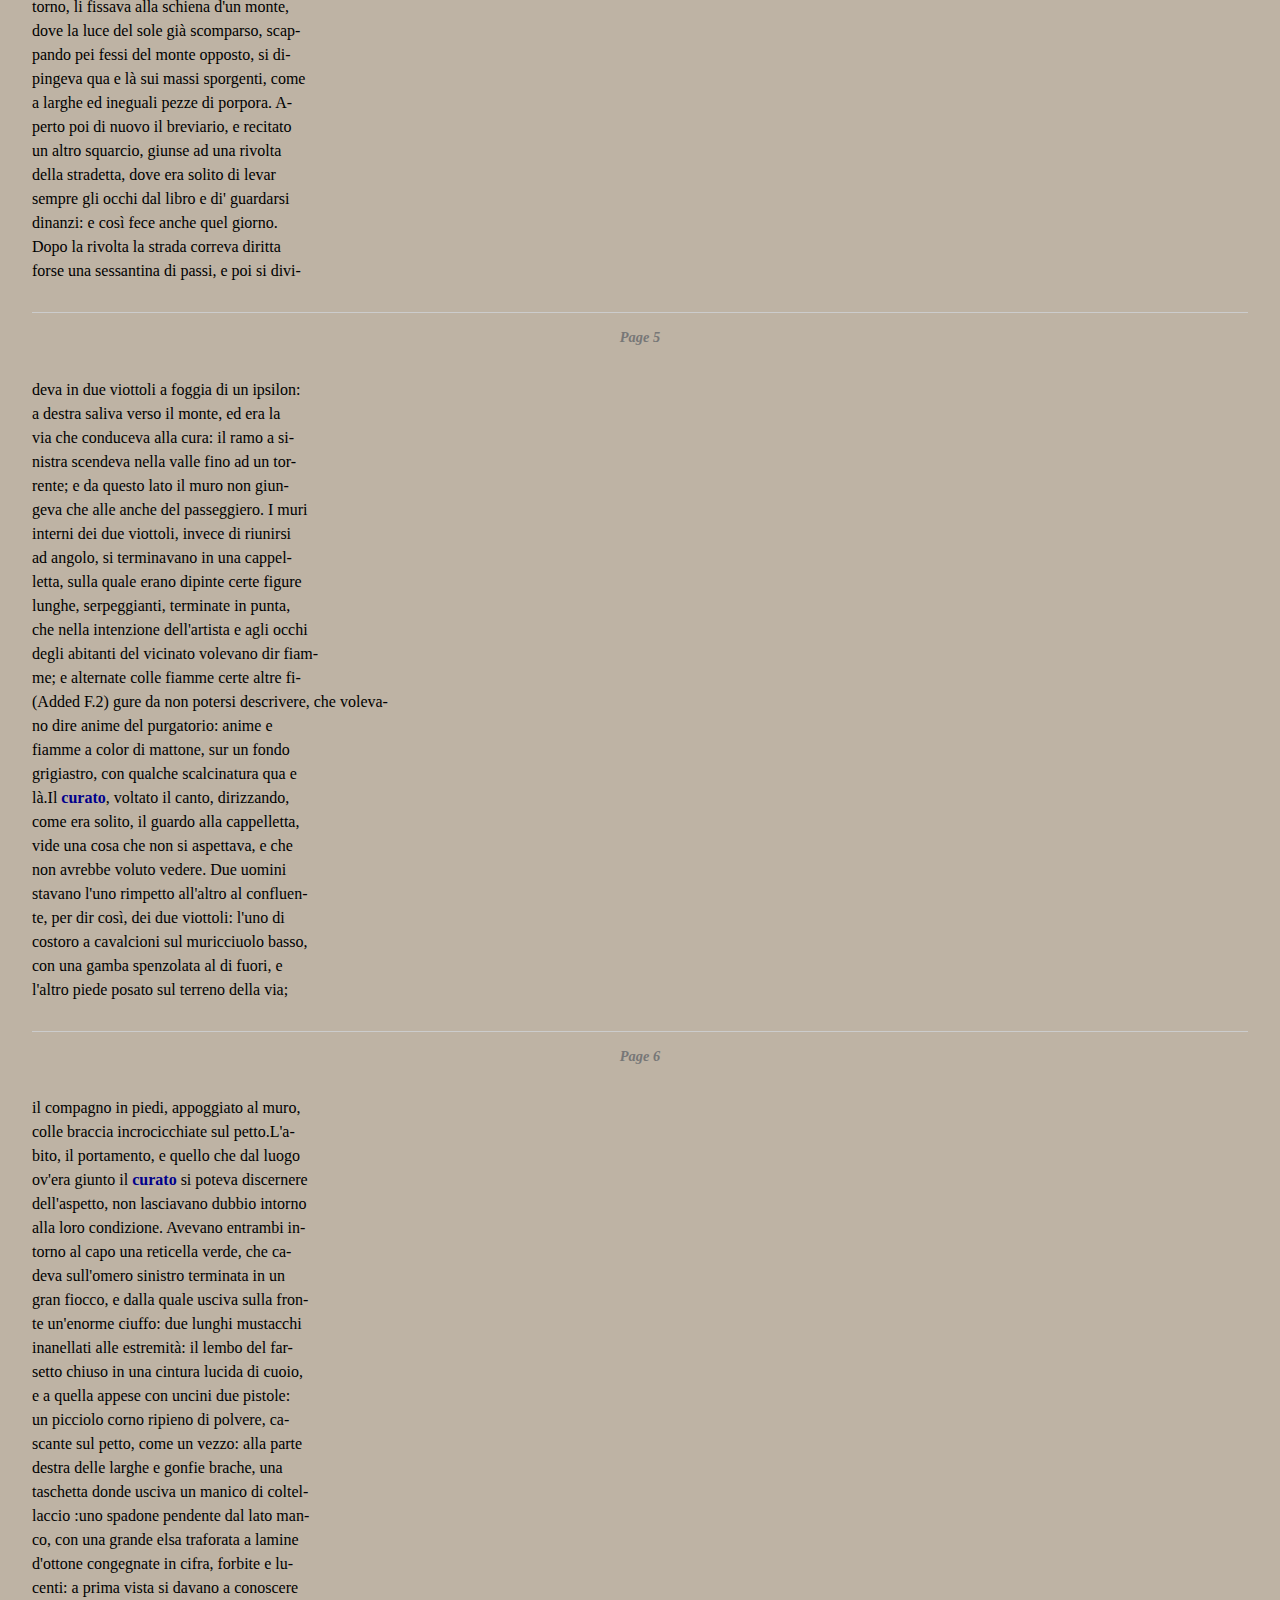
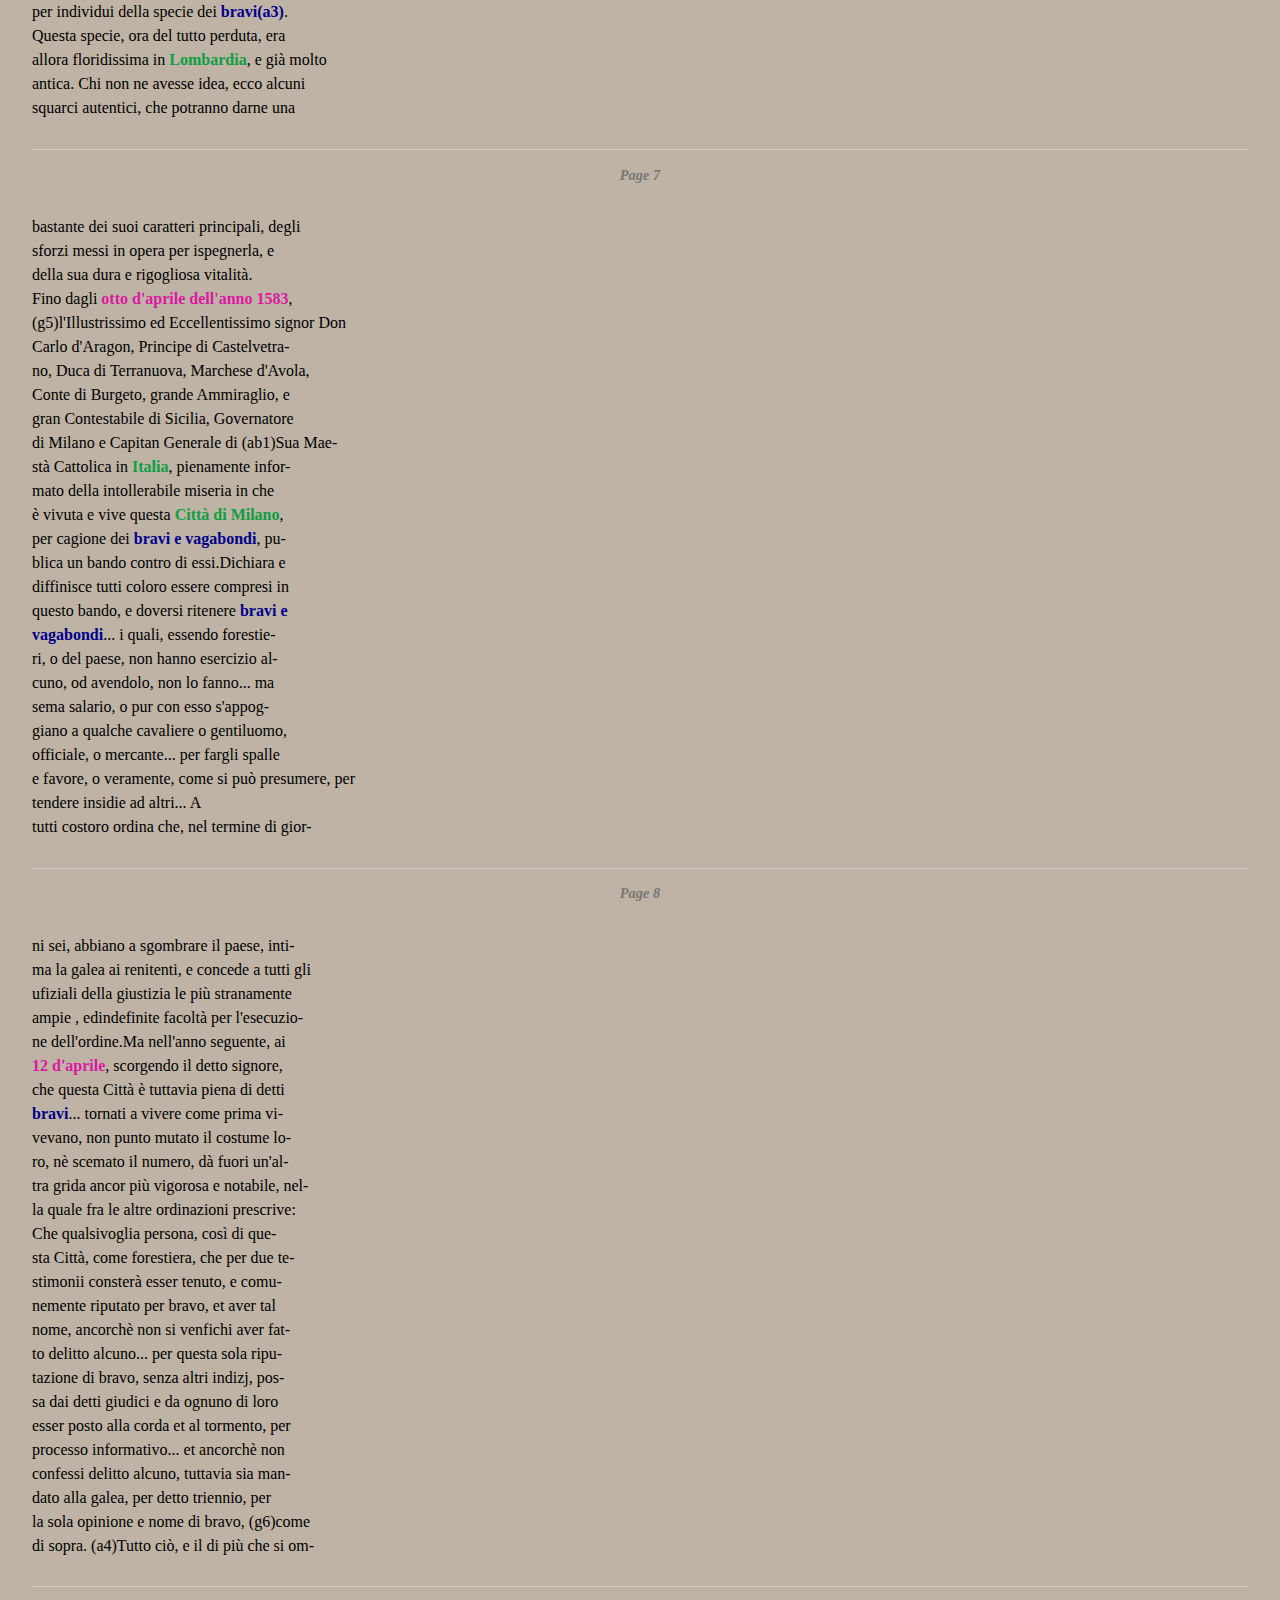
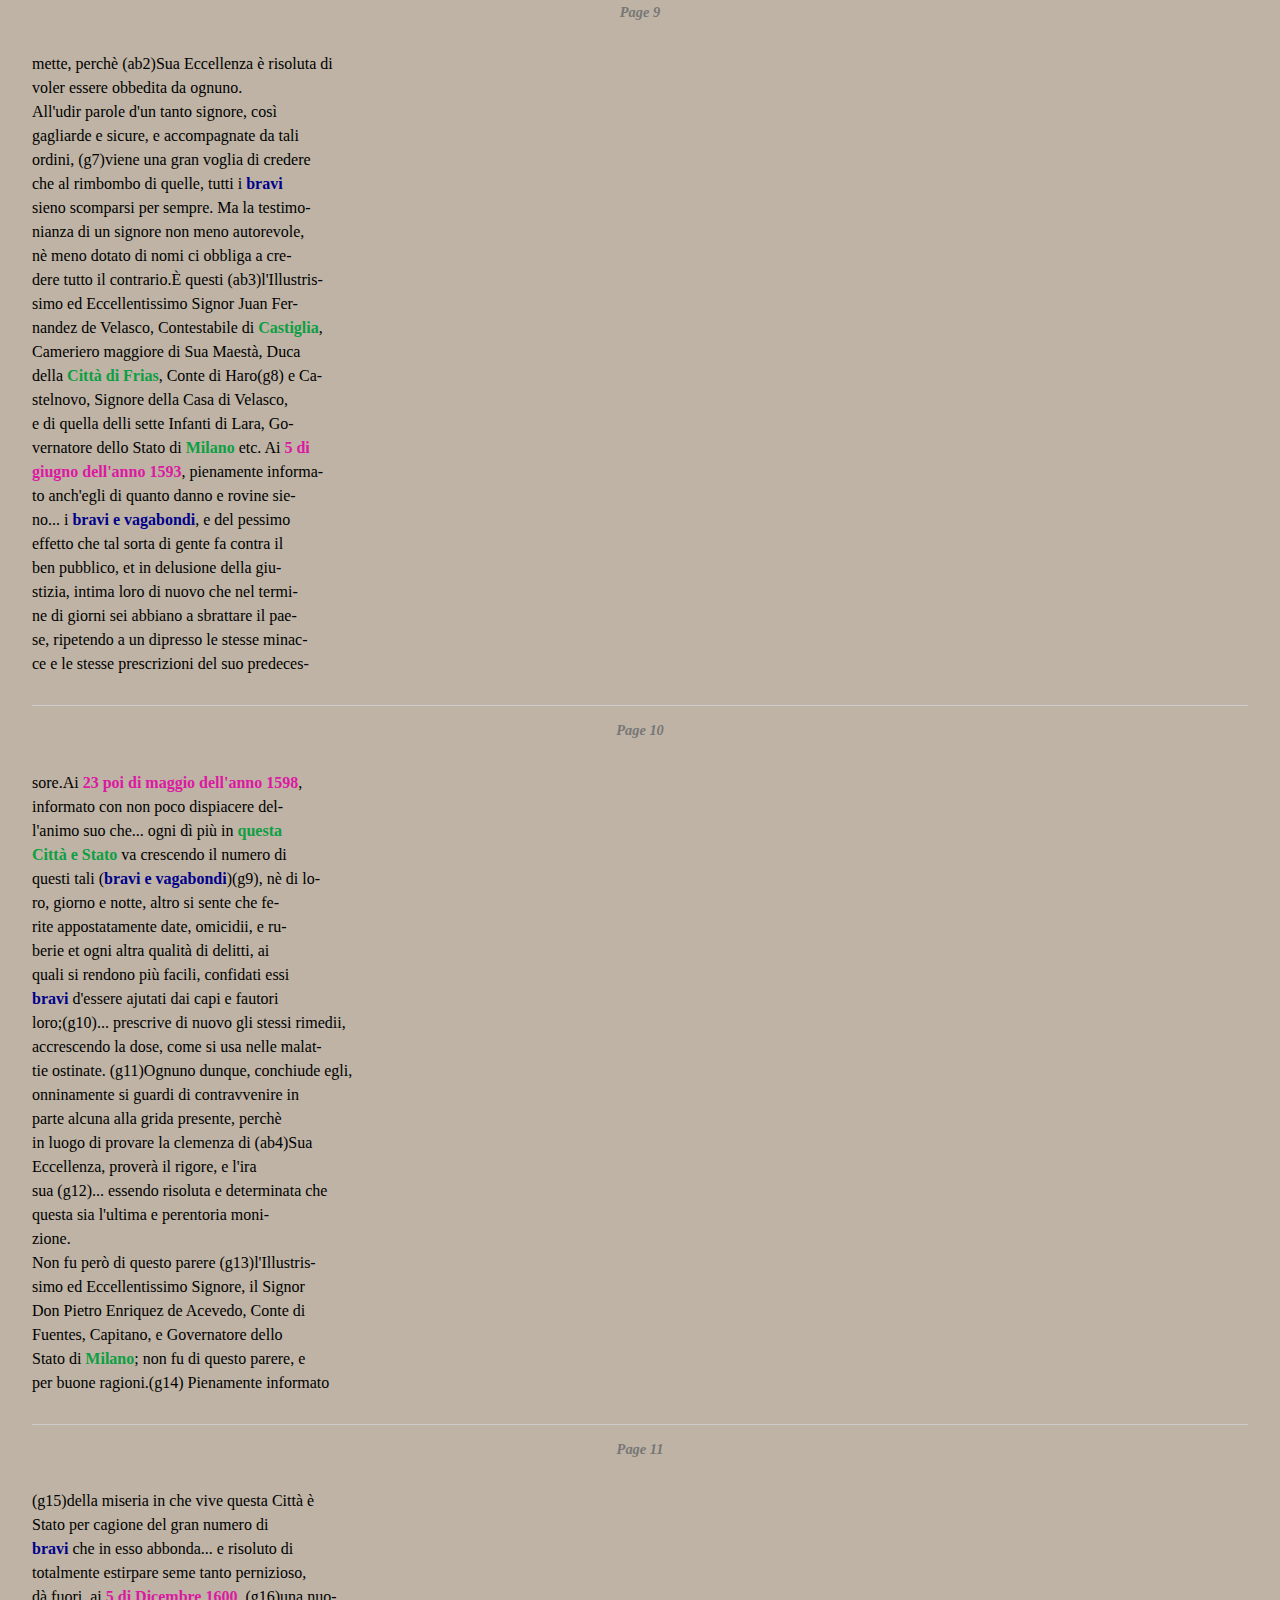
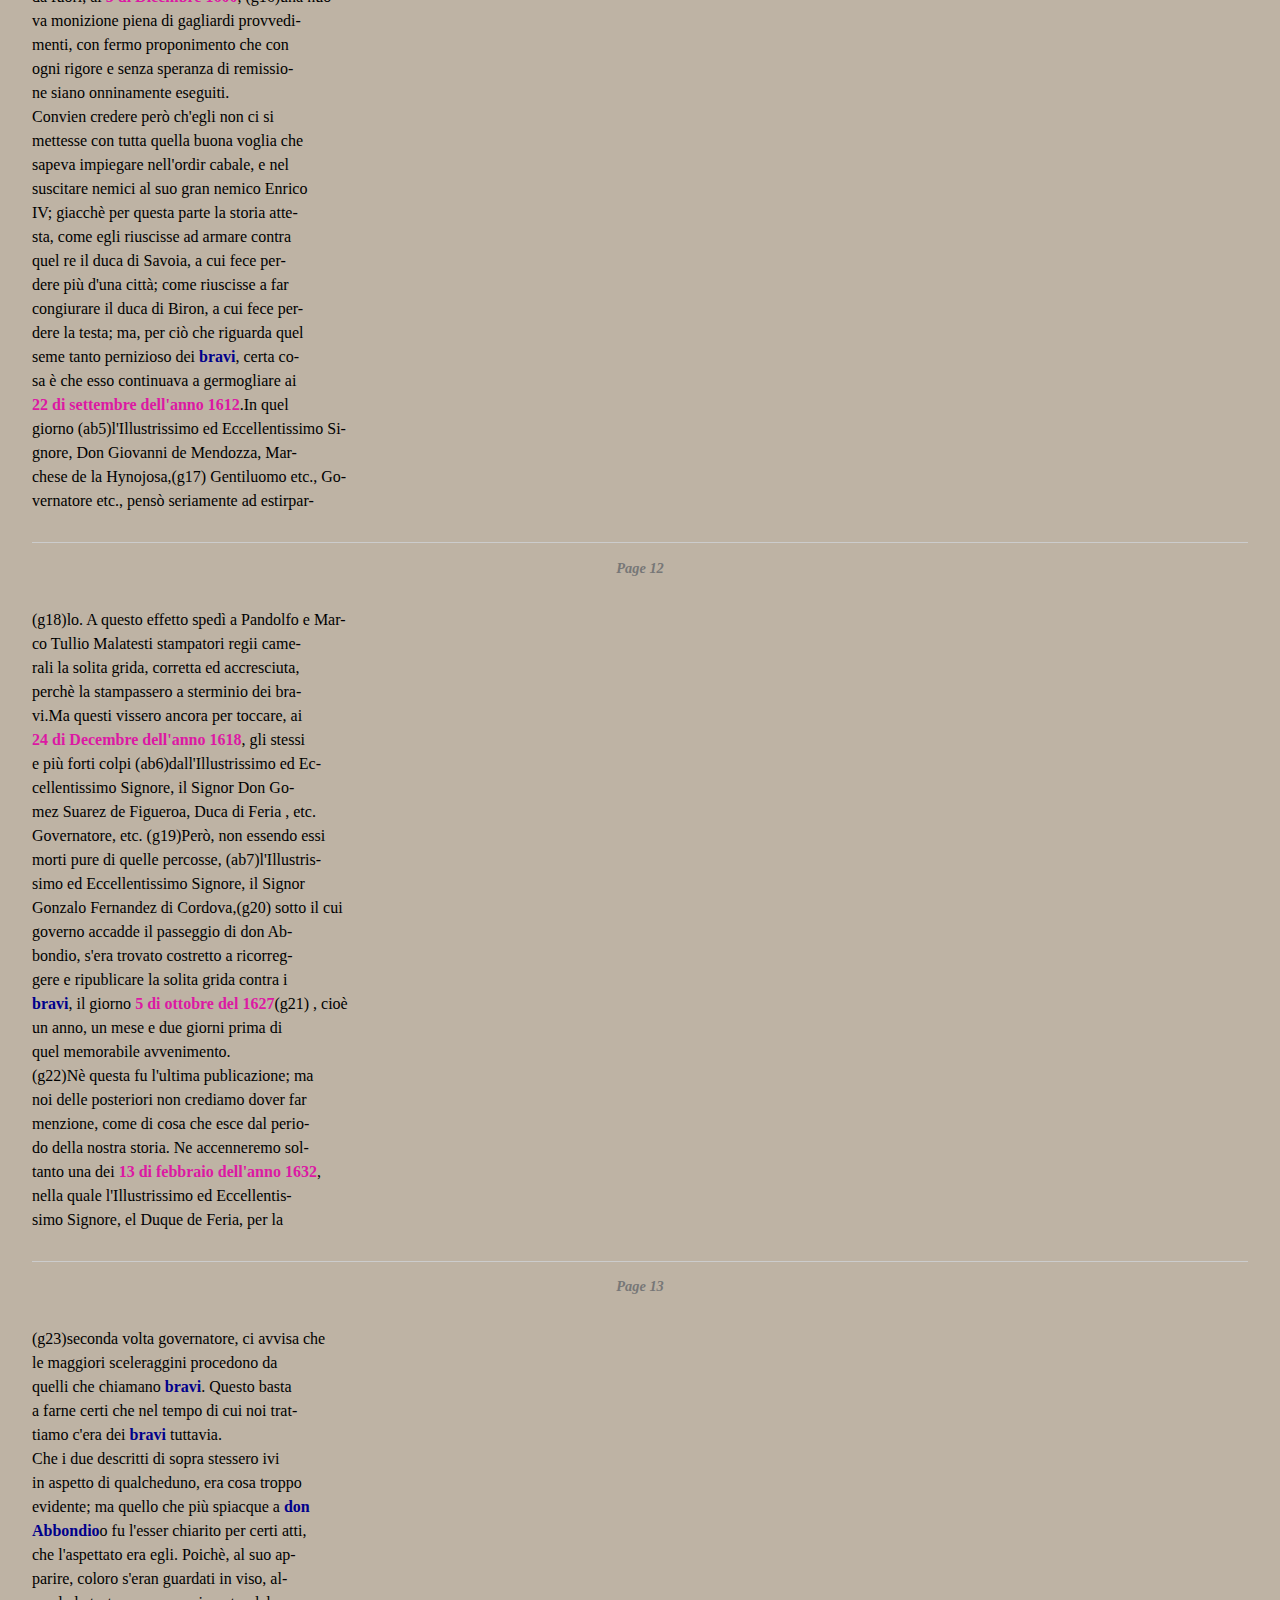
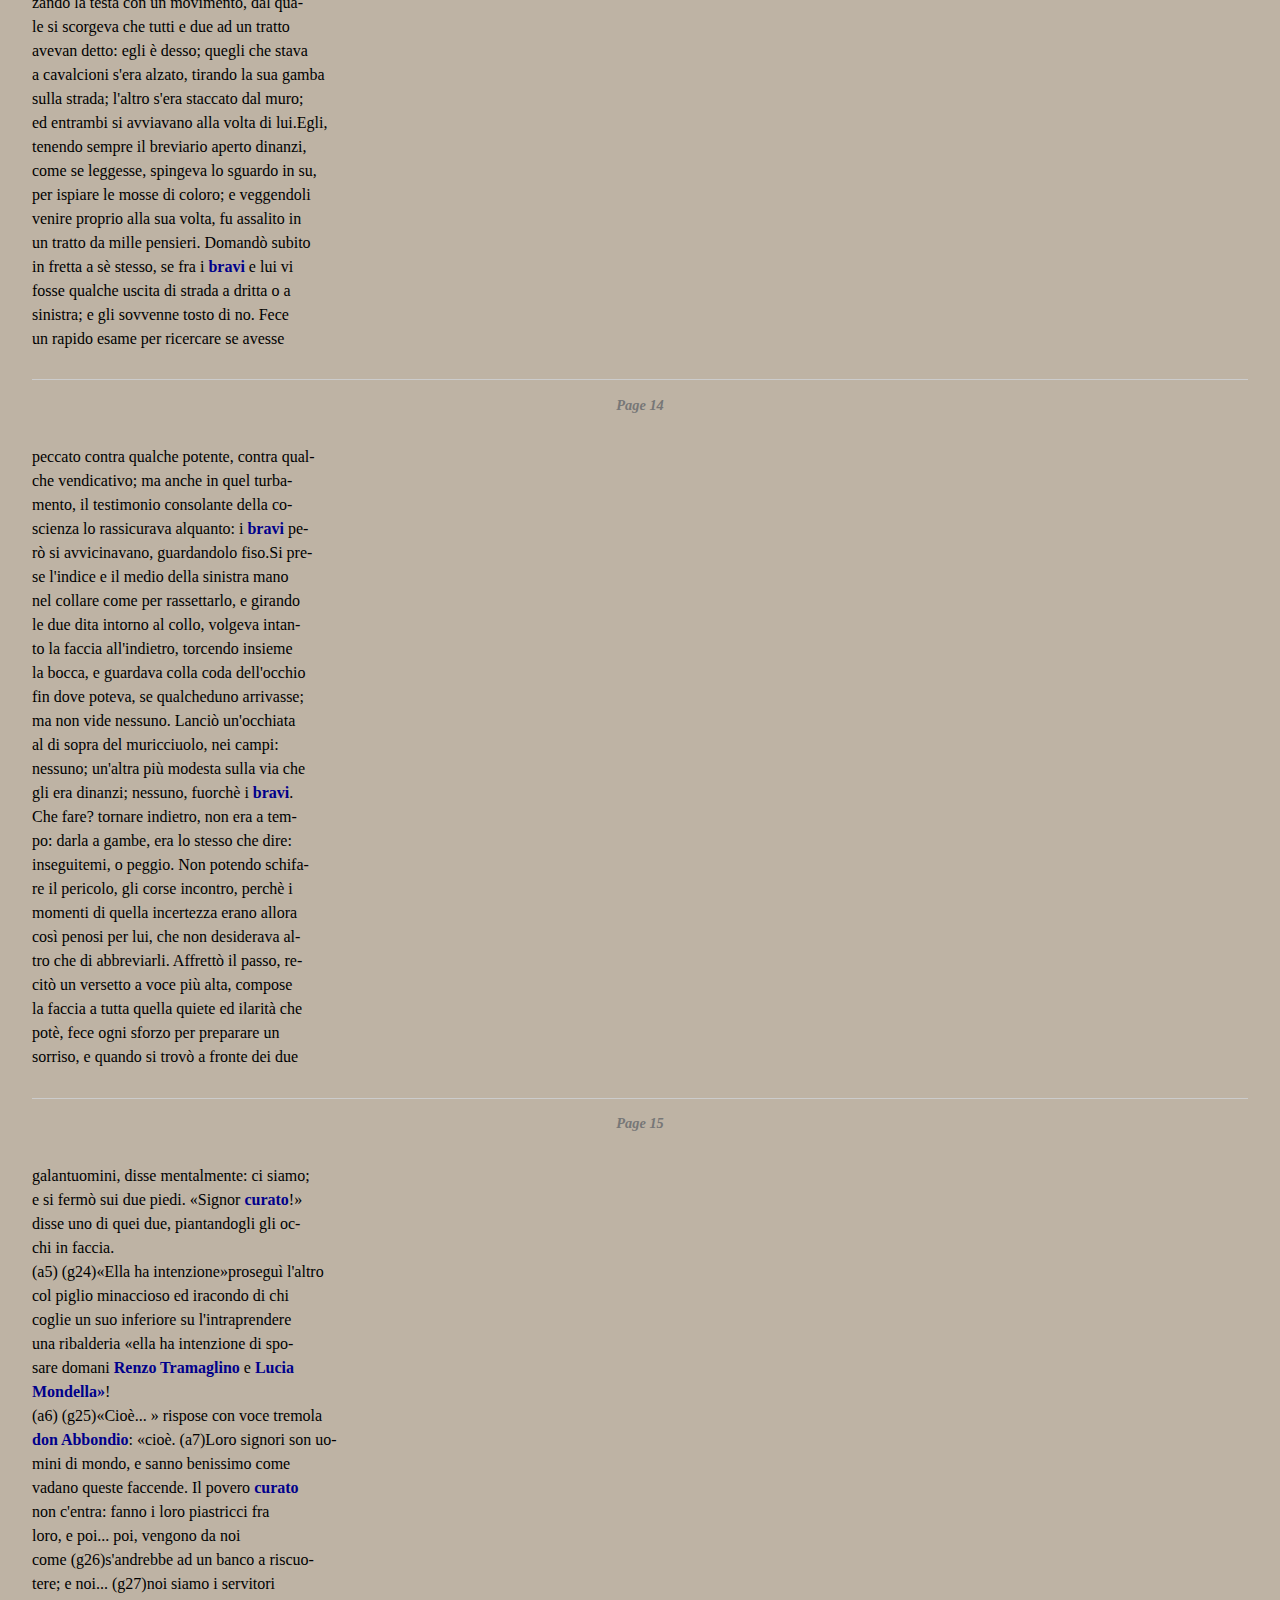
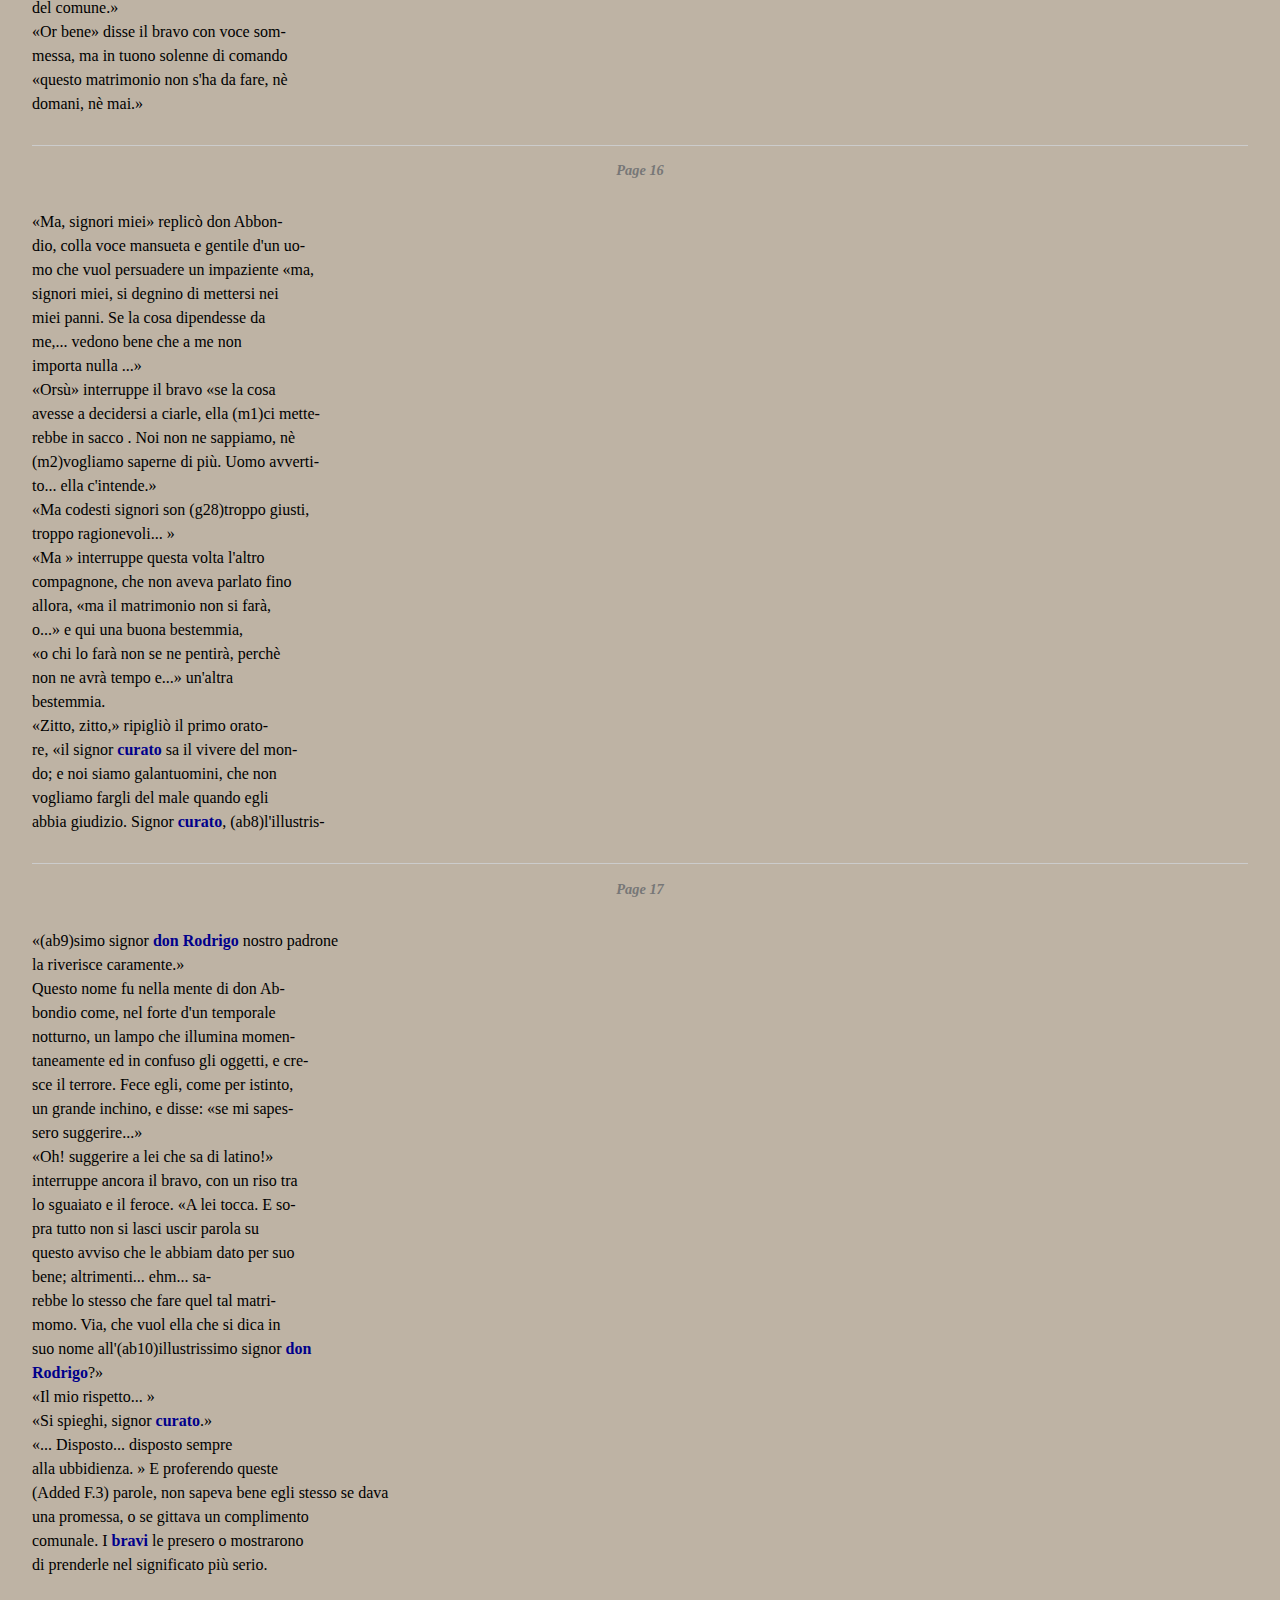
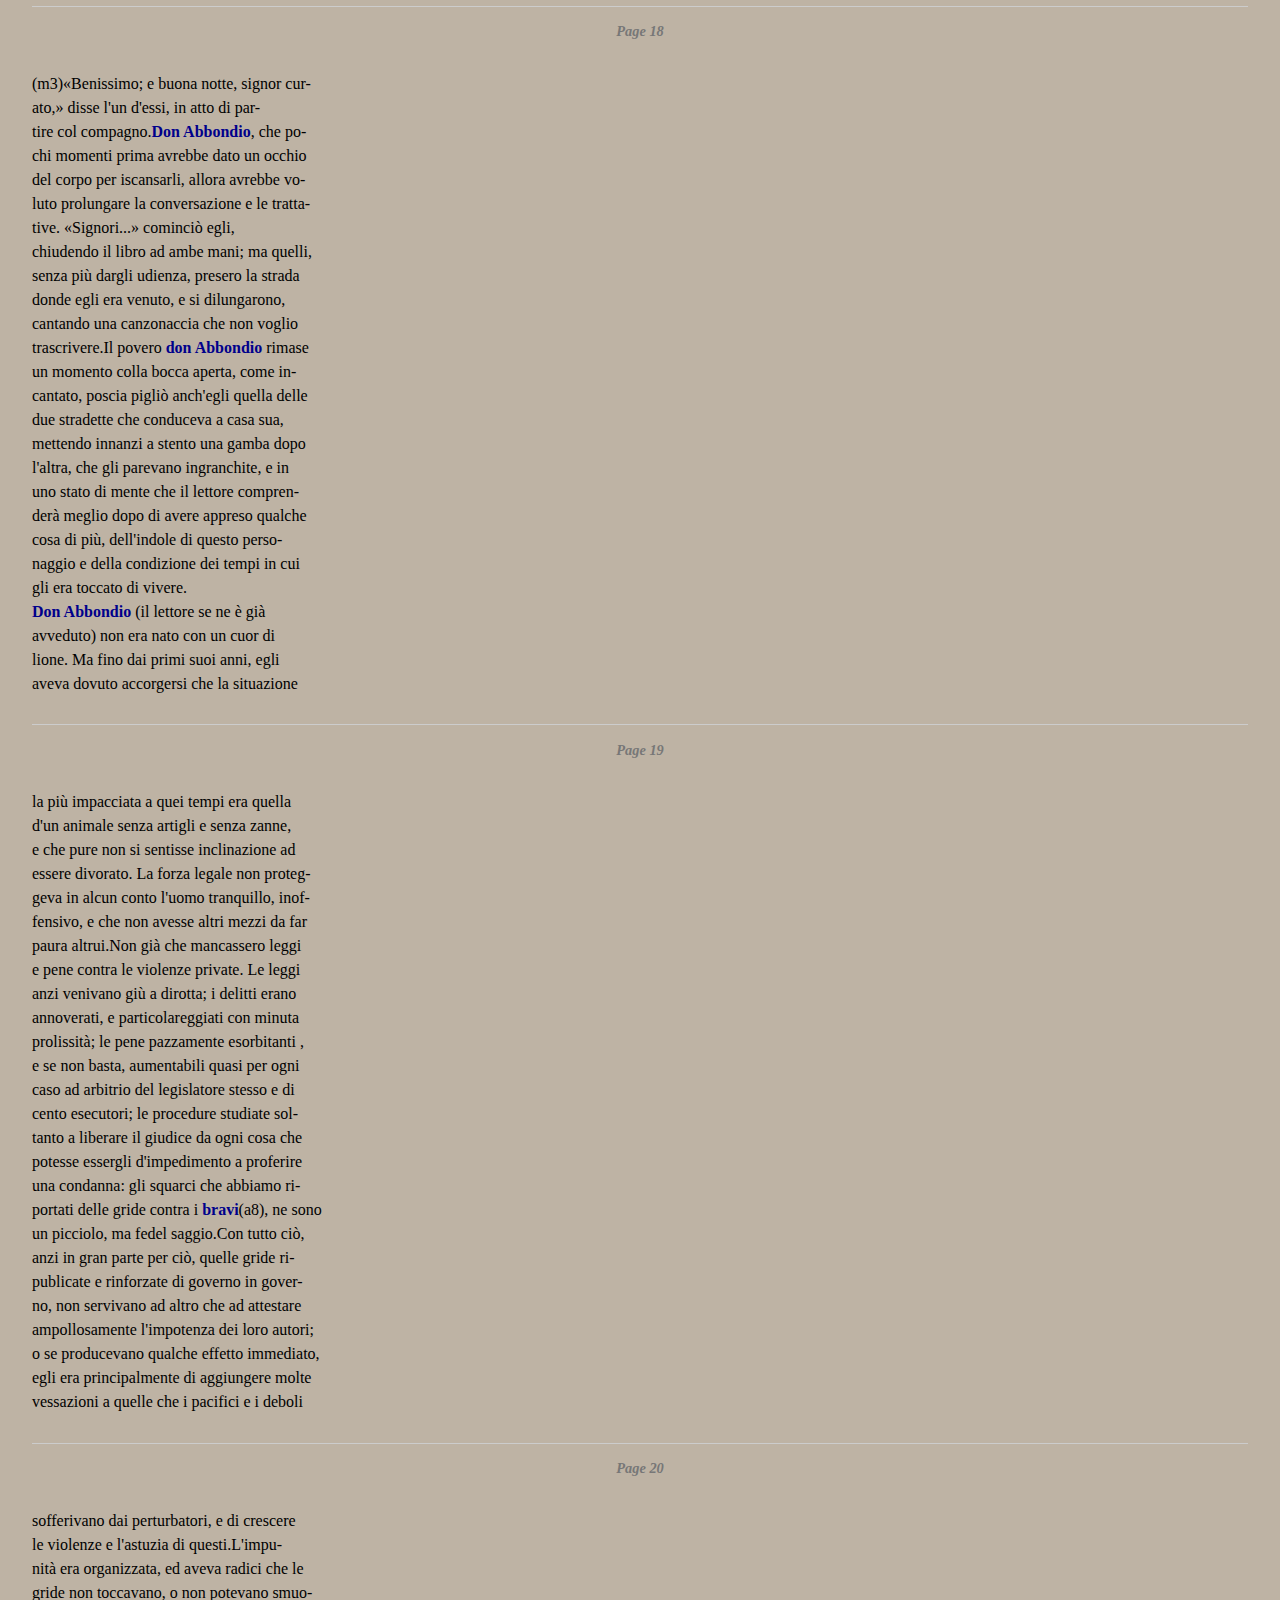
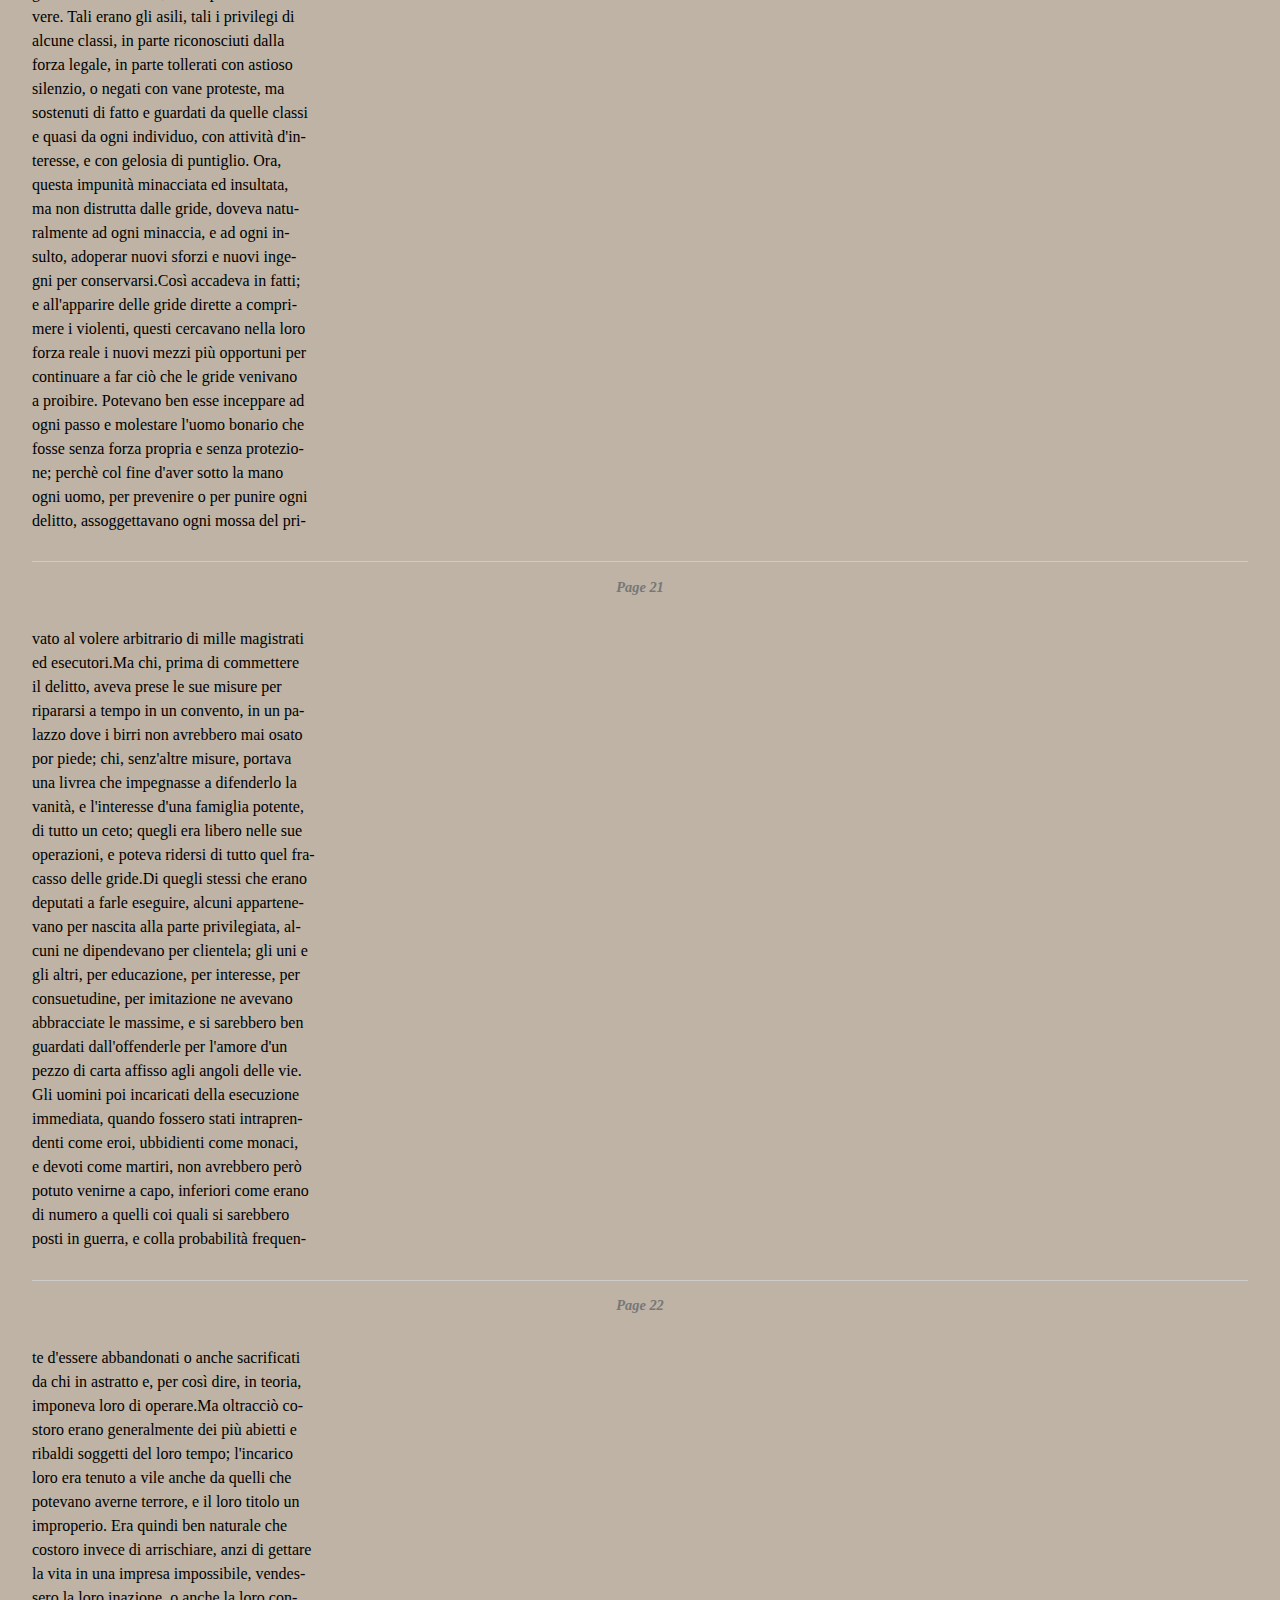
<file: visuaipsoutput.html>
<html>
<head>
<title>I Promessi Sposi</title>
<style>
          body {
            font-family: Georgia, serif;
            line-height: 1.5;
            max-width: 95%;
            margin: auto;
            padding: 1em;
            background-color: #beb3a4;
          }
          .persName { font-weight: bold; color: darkblue; }
          .placeName { font-weight: bold; color: #0C9F43; }
          .date { font-weight: bold; color: #DC19A3; }
          .lineBreak { display: inline; }
          .pageBreak {
            margin: 2em 0;
            padding-top: 1em;
            border-top: 1px solid #ccc;
            text-align: center;
            font-size: 0.9em;
            font-style: italic;
            color: #777;
          }

          .readability-mode {
            font-family: "Georgia", serif;
            font-size: 1. 1 em;
            line-height: 3;
            background-color:rgba(253, 246, 227, 0.51); /* sfondo chiaro e poco affaticante */
            color: #333333;
            max-width: 60%;
            margin: auto;
            padding: 2em;
            text-align:center;
            word-spacing: 0.5em; 
            
            }
button{
    background-color:#635548;
    color: #beb3a4;
}
        </style>
<script>
      window.onload = function() {
        document.getElementById("toggleReadability").addEventListener("click", function() {
          document.body.classList.toggle("readability-mode");
        });
      };
  </script>
</head>
<body>
<button id="toggleReadability" type="button">Better readability<i class="bi bi-eyeglasses"></i></button><br><br>
    I PROMESSI SPOSI
      <div class="chapter">
<h2>CAPITOLO I.</h2>
      <p>(a0)</p>


    <p>Quel ramo del <span class="placeName">lago di Como</span> che volge a <br class="lineBreak">
    mezzogiorno tra due catene non interrotte di <br class="lineBreak">
    monti, tutto a seni e a golfi, a seconda del-<br class="lineBreak">
    lo sporgere e del rientrare di quelli, viene<br class="lineBreak">
    quasi a un tratto a ristringersi e a prender<br class="lineBreak">
    corso e figura di fiume, tra un promontorio<br class="lineBreak">
    a destra, e un'ampia riviera di rincontro;<br class="lineBreak">
    (Added F.1)
    e il ponte, che ivi congiunge le due rive,<br class="lineBreak">
    par che renda ancor più sensibile all'occhio <br class="lineBreak">
    questa trasformazione, e segni il punto in<br class="lineBreak">
    cui il lago cessa, e l'<span class="placeName">Adda</span> ricomincia, per<br class="lineBreak"> 
    ripigliar poi nome di lago dove le rive, al-<br class="lineBreak">
    lontanandosi di nuovo, lasciano l'acqua di-<br class="lineBreak">
    stendersi e allentarsi in nuovi golfi e in nuo-<br class="lineBreak">
    vi seni.La riviera, formata dal deposito di<br class="lineBreak">
    tre grossi torrenti, scende appoggiata a due<br class="lineBreak"> 
    monti contigui, l'uno detto di <span class="placeName">san Martino</span>,<br class="lineBreak"></p>

    <div class="pageBreak"><strong>Page 1</strong></div>
</div>

<div>
    <p>l'altro, con voce lombarda, il <span class="placeName">Resegone</span><br class="lineBreak"> 
    dai molti suoi cocuzzoli in fila, che in vero<br class="lineBreak"> 
    lo fanno somigliare  una sega: talchè non è<br class="lineBreak"> 
    chi, al primo vederlo, purchè sia di fronte<br class="lineBreak">
    come per esempio dai <span class="placeName">bastioni di Milano</span><br class="lineBreak"> 
    che rispondono verso settentrione, non lo<br class="lineBreak"> 
    discerna tosto, con quel semplice indizio,<br class="lineBreak"> 
    in quella lunga e vasta giogaia, dagli altri<br class="lineBreak"> 
    monti di nome più oscuro e di forma più<br class="lineBreak"> 
    comune.Per un buon tratto la riviera sale<br class="lineBreak"> 
    con un pendìo lento e continuo; poi si<br class="lineBreak"> 
    dirompe in poggi e in valloncelli, in erte<br class="lineBreak"> 
    e in ispianate, secondo l'ossatura dei due<br class="lineBreak"> 
    monti  e il lavoro dell'acque. Il lembo estre-<br class="lineBreak">
    mo, interciso dalle foci de' torrenti, è presso-<br class="lineBreak">
    chè tutto ghiaia e ciottoloni; il resto, campi<br class="lineBreak">
    e vigneti, sparsi di terre, di ville, di casali;<br class="lineBreak"> 
    in qualche parte boschi, che si prolungano<br class="lineBreak">
    su per la montagna (a1).<span class="placeName">Lecco</span>, la principale<br class="lineBreak"> 
    di quelle terre, (g1) e che dà nome al territorio,<br class="lineBreak"> 
    giace poco discosto dal ponte, alla riva del<br class="lineBreak"> 
    lago, anzi viene in parte a trovarsi nel lago<br class="lineBreak"> 
    stesso, quando egli ingrossa: un gran borgo<br class="lineBreak"> 
    al giorno d'oggi, e che s'incammina a<br class="lineBreak"> 
    diventare città. Ai tempi in cui accaddero i<br class="lineBreak"> 
    fatti che imprendiamo di raccontare, quel<br class="lineBreak"></p>
    <div class="pageBreak"><strong>Page 2</strong></div>
</div>


<div>
    <p>borgo  già considerabile  era anche un castel-<br class="lineBreak">
    lo, e aveva perciò l'onore di alloggiare un<br class="lineBreak"> 
    comandante, e il vantaggio di possedere una<br class="lineBreak"> 
    stabile guarnigione di soldati spagnuoli,<br class="lineBreak"> 
    che insegnavano la modestia alle fanciulle e alle<br class="lineBreak"> 
    donne del paese, accarezzavano di tempo in<br class="lineBreak"> 
    tempo le spalle a qualche marito, a qualche<br class="lineBreak"> 
    padre, e  sul finire della state, non manca-<br class="lineBreak">
    vano mai di spandersi nelle vigne, per di-<br class="lineBreak">
    radare le uve, e alleggerire ai contadini le<br class="lineBreak"> 
    fatiche della vendemmia.(a2)Dall'una all'altra<br class="lineBreak"> 
    di quelle terre, dalle alture alla riva, da un<br class="lineBreak"> 
    poggio all'altro, correvano  e corrono tuttavia<br class="lineBreak">  
    strade e stradette,  ripide, acclivi, piane,<br class="lineBreak"> 
    tratto tratto affondate, sepolte fra due muri,<br class="lineBreak"> 
    donde, levando il guardo, non iscoprite<br class="lineBreak"> 
    che un pezzo di cielo e qualche vetta di<br class="lineBreak">
    monte; tratto tratto elevate su aperti terra-<br class="lineBreak">
    pieni; e da quivi la vista spazia per prospetti<br class="lineBreak"> 
    più o meno estesi, ma ricchi sempre e sem-<br class="lineBreak">
    pre qualcosa nuovi, secondo che i diversi<br class="lineBreak"> 
    punti piglian più o meno della vasta scena<br class="lineBreak"> 
    circostante, e secondo che questa o quella<br class="lineBreak"> 
    parte campeggia o si scorcia, spunta o spari-<br class="lineBreak">
    sce a vicenda. Dove un tratto, dove un altro,<br class="lineBreak"> 
    dove una lunga distesa di quel vasto e sva-<br class="lineBreak"></p>
    <div class="pageBreak"><strong>Page 3</strong></div>
</div>


<div>
    <p>riato specchio dell'acqua; di qua lago,<br class="lineBreak"> 
    chiuso all'estremità o piuttosto smarrito<br class="lineBreak"> 
    entro un gruppo,  un andirivieni di montagne,<br class="lineBreak"> 
    e di mano in mano più espanso tra altri<br class="lineBreak"> 
    monti che si spiegano ad uno ad uno allo<br class="lineBreak"> 
    sguardo, e che l'acqua riflette capovolti,<br class="lineBreak"> 
    coi paesetti posti in sulle rive; di là braccio<br class="lineBreak"> 
    di fiume, poi lago, poi fiume ancora, che<br class="lineBreak"> 
    va a perdersi in lucido serpeggiamento pur<br class="lineBreak"> 
    fra i monti, che l'accompagnano, digra-<br class="lineBreak">
    dando via via, e perdendosi quasi anch'essi<br class="lineBreak"> 
    nell'orizzonte. (g2)Il luogo stesso da cui con-<br class="lineBreak">
    template que' varii spettacoli, vi fa spettacolo<br class="lineBreak"> 
    da ogni banda: il monte di cui passeggiate<br class="lineBreak"> 
    le falde, vi svolge, al di sopra, d'intorno,<br class="lineBreak"> 
    le sue cime e le balze, distinte, rilevate,<br class="lineBreak"> 
    mutabili  a ogni tratto di mano, aprendosi<br class="lineBreak"> 
    e contornandosi in gioghi ciò che v'era<br class="lineBreak"> 
    sembrato prima un sol giogo, e comparendo<br class="lineBreak"> 
    ùin vetta ciò che poco innanzi vi si rappre-<br class="lineBreak">
    sentava in sulla costa: e l'ameno, il dome-<br class="lineBreak">
    stico di quelle falde tempera gradevolmente<br class="lineBreak">
    il selvaggio, e orna vie più il magnifico<br class="lineBreak"> 
    dell'altre vedute.<br class="lineBreak">
    Per una di queste stradicciuole, tornava<br class="lineBreak"> 
    bel bello dal passeggio verso casa, in sulla<br class="lineBreak"></p>
    <div class="pageBreak"><strong>Page 4</strong></div>
    </div>


<div>
    <p>sera del <span class="date">giorno 7 di novembre dell'anno<br class="lineBreak"> 
    1628</span>, <span class="persName ">don Abbondio</span>, <span class="persName ">curato</span> d'una delle<br class="lineBreak"> 
    terre accennate di sopra: il nome di questa,<br class="lineBreak">
    nè il casato del personaggio, non si trovano<br class="lineBreak"> 
    nel manoscritto, (g3)nè a questo luogo nè in se-<br class="lineBreak">
    guito.Diceva tranquillamente il suo ufizio, e<br class="lineBreak"> 
    alcuna volta, tra un salmo e l'altro, richiude-<br class="lineBreak">
    va il breviario, tenendovi entro, per segno,<br class="lineBreak"> 
    l'indice della mano destra;(g4)e  messa poi questa<br class="lineBreak"> 
    nell'altra dietro le reni, proseguiva il suo<br class="lineBreak"> 
    cammino, guardando a terra, e rigettando<br class="lineBreak"> 
    verso il muro col piede  i ciottoli che face-<br class="lineBreak">
    vano inciampo nel sentiero: poi alzava la<br class="lineBreak"> 
    faccia, e  girati oziosamente gli occhi all'in-<br class="lineBreak">
    torno, li fissava alla schiena d'un monte,<br class="lineBreak"> 
    dove la luce del sole già scomparso, scap-<br class="lineBreak">
    pando pei fessi del monte opposto, si di-<br class="lineBreak">
    pingeva qua e là sui massi sporgenti, come<br class="lineBreak">
    a larghe ed ineguali pezze di porpora. A-<br class="lineBreak">
    perto poi di nuovo il breviario, e recitato<br class="lineBreak"> 
    un altro squarcio, giunse ad una rivolta<br class="lineBreak"> 
    della stradetta, dove era solito di levar<br class="lineBreak"> 
    sempre gli occhi dal libro e di' guardarsi<br class="lineBreak"> 
    dinanzi: e così fece anche quel giorno.<br class="lineBreak">
    Dopo la rivolta la strada correva diritta<br class="lineBreak">  
    forse una sessantina di passi, e poi si divi-<br class="lineBreak"></p>
    <div class="pageBreak"><strong>Page 5</strong></div>
</div>


<div>
    <p>deva in due viottoli a foggia di un ipsilon:<br class="lineBreak">  
    a destra saliva verso il monte, ed era la<br class="lineBreak"> 
    via che conduceva alla cura: il ramo a si-<br class="lineBreak">
    nistra scendeva nella valle fino ad un tor-<br class="lineBreak">
    rente; e da questo lato il muro non giun-<br class="lineBreak">
    geva che alle anche del passeggiero. I muri<br class="lineBreak"> 
    interni dei due viottoli, invece di riunirsi<br class="lineBreak">
    ad angolo, si terminavano in una cappel-<br class="lineBreak">
    letta, sulla quale erano dipinte certe figure<br class="lineBreak"> 
    lunghe, serpeggianti, terminate in punta,<br class="lineBreak">
    che nella intenzione dell'artista  e agli occhi<br class="lineBreak"> 
    degli abitanti del vicinato volevano dir fiam-<br class="lineBreak">
    me; e  alternate colle fiamme certe altre fi-<br class="lineBreak">
    (Added F.2)
    gure da non potersi descrivere, che voleva-<br class="lineBreak">
    no dire anime del purgatorio: anime e<br class="lineBreak"> 
    fiamme a color di mattone, sur un fondo<br class="lineBreak"> 
    grigiastro, con qualche scalcinatura qua e<br class="lineBreak"> 
    là.Il <span class="persName ">curato</span>, voltato il canto,  dirizzando,<br class="lineBreak"> 
    come era solito, il guardo alla cappelletta,<br class="lineBreak"> 
    vide una cosa che non si aspettava, e che<br class="lineBreak"> 
    non avrebbe voluto vedere. Due uomini<br class="lineBreak"> 
    stavano  l'uno rimpetto all'altro al confluen-<br class="lineBreak">
    te, per dir così, dei due viottoli: l'uno di<br class="lineBreak"> 
    costoro  a cavalcioni sul muricciuolo basso,<br class="lineBreak"> 
    con una gamba spenzolata al di fuori, e<br class="lineBreak">
    l'altro piede posato sul terreno della via;<br class="lineBreak"></p>
    <div class="pageBreak"><strong>Page 6</strong></div>
</div>


<div>
    <p>il compagno  in piedi, appoggiato al muro,<br class="lineBreak"> 
    colle braccia incrocicchiate sul petto.L'a-<br class="lineBreak">
    bito, il portamento, e quello che  dal luogo<br class="lineBreak"> 
    ov'era giunto il <span class="persName ">curato</span>  si poteva discernere<br class="lineBreak"> 
    dell'aspetto, non lasciavano dubbio intorno<br class="lineBreak"> 
    alla loro condizione. Avevano entrambi in-<br class="lineBreak">
    torno al capo una reticella verde, che ca-<br class="lineBreak">
    deva sull'omero sinistro  terminata in un<br class="lineBreak"> 
    gran fiocco, e dalla quale usciva sulla fron-<br class="lineBreak">
    te un'enorme ciuffo: due lunghi mustacchi<br class="lineBreak"> 
    inanellati alle estremità: il lembo del far-<br class="lineBreak">
    setto chiuso in una cintura lucida di cuoio,<br class="lineBreak"> 
    e a quella appese con uncini due pistole:<br class="lineBreak">
    un picciolo corno ripieno di polvere, ca-<br class="lineBreak">
    scante sul petto, come un vezzo: alla parte<br class="lineBreak"> 
    destra delle larghe e gonfie brache, una<br class="lineBreak"> 
    taschetta donde usciva un manico di coltel-<br class="lineBreak">
    laccio :uno spadone pendente dal lato man-<br class="lineBreak">
    co, con una grande elsa traforata a lamine<br class="lineBreak"> 
    d'ottone  congegnate  in cifra, forbite e lu-<br class="lineBreak">
    centi: a prima vista si davano a conoscere<br class="lineBreak"> 
    per individui della specie dei <span class="persName ">bravi(a3)</span>.<br class="lineBreak"> 
    Questa specie, ora del tutto perduta, era<br class="lineBreak"> 
    allora floridissima in <span class="placeName">Lombardia</span>, e già molto<br class="lineBreak"> 
    antica. Chi non ne avesse idea, ecco alcuni<br class="lineBreak"> 
    squarci autentici, che potranno darne una<br class="lineBreak"></p>
    <div class="pageBreak"><strong>Page 7</strong></div>
</div>


<div>
    <p>bastante dei suoi caratteri principali, degli<br class="lineBreak">
    sforzi messi in opera per ispegnerla, e<br class="lineBreak">
    della sua dura e rigogliosa vitalità.<br class="lineBreak">
    Fino dagli <span class="date">otto d'aprile dell'anno 1583</span>,<br class="lineBreak">
    (g5)l'Illustrissimo ed Eccellentissimo signor Don<br class="lineBreak"> 
    Carlo d'Aragon, Principe di Castelvetra-<br class="lineBreak">
    no, Duca di Terranuova, Marchese d'Avola,<br class="lineBreak"> 
    Conte di Burgeto, grande Ammiraglio, e<br class="lineBreak"> 
    gran Contestabile di Sicilia, Governatore<br class="lineBreak"> 
    di Milano e Capitan Generale di (ab1)Sua Mae-<br class="lineBreak">
    stà Cattolica in <span class="placeName">Italia</span>, pienamente infor-<br class="lineBreak">
    mato della intollerabile miseria in che<br class="lineBreak"> 
    è vivuta e vive questa <span class="placeName">Città di Milano</span>,<br class="lineBreak"> 
    per cagione dei <span class="persName ">bravi e vagabondi</span>, pu-<br class="lineBreak">
    blica un bando contro di essi.Dichiara e<br class="lineBreak"> 
    diffinisce tutti coloro essere compresi in<br class="lineBreak"> 
    questo bando, e doversi ritenere <span class="persName ">bravi e<br class="lineBreak"> 
    vagabondi</span>... i quali, essendo forestie-<br class="lineBreak">
    ri, o del paese, non hanno esercizio al-<br class="lineBreak">
    cuno, od avendolo, non lo fanno...  ma <br class="lineBreak">
    sema salario, o pur con esso  s'appog-<br class="lineBreak">
    giano a qualche cavaliere o gentiluomo,<br class="lineBreak">
    officiale, o mercante... per fargli spalle<br class="lineBreak"> 
    e favore, o veramente, come si può presumere, per<br class="lineBreak"> 
    tendere insidie ad altri... A<br class="lineBreak"> 
    tutti costoro ordina che, nel termine di gior-<br class="lineBreak"></p>
    <div class="pageBreak"><strong>Page 8</strong></div>
</div>


<div>
    <p>ni sei, abbiano a sgombrare il paese, inti-<br class="lineBreak">
    ma la galea ai renitenti, e concede a tutti gli<br class="lineBreak"> 
    ufiziali della giustizia le più stranamente<br class="lineBreak"> 
    ampie , edindefinite facoltà  per l'esecuzio-<br class="lineBreak">
    ne dell'ordine.Ma  nell'anno seguente, ai<br class="lineBreak"> 
    <span class="date">12 d'aprile</span>, scorgendo il detto signore,<br class="lineBreak">
    che questa Città è tuttavia piena di detti<br class="lineBreak"> 
    <span class="persName ">bravi</span>...  tornati a vivere come prima vi-<br class="lineBreak">
    vevano, non punto mutato il costume lo-<br class="lineBreak">
    ro, nè scemato il numero, dà fuori un'al-<br class="lineBreak">
    tra grida  ancor più vigorosa e notabile, nel-<br class="lineBreak">
    la quale fra le altre ordinazioni  prescrive:<br class="lineBreak">
    Che qualsivoglia persona, così di que-<br class="lineBreak">
    sta Città, come forestiera, che per due te-<br class="lineBreak">
    stimonii consterà esser tenuto, e comu-<br class="lineBreak">
    nemente riputato per bravo, et aver tal<br class="lineBreak">
    nome, ancorchè non si venfichi aver fat-<br class="lineBreak">
    to delitto alcuno... per questa sola ripu-<br class="lineBreak">
    tazione di bravo, senza altri indizj, pos-<br class="lineBreak">
    sa dai detti giudici e da ognuno di loro<br class="lineBreak">
    esser posto alla corda et al tormento, per<br class="lineBreak"> 
    processo informativo...  et ancorchè non<br class="lineBreak"> 
    confessi delitto alcuno, tuttavia sia man-<br class="lineBreak">
    dato alla galea, per detto triennio, per<br class="lineBreak">
    la sola opinione e nome di bravo, (g6)come<br class="lineBreak"> 
    di sopra. (a4)Tutto ciò, e il di più che si om-<br class="lineBreak"></p>
    <div class="pageBreak"><strong>Page 9</strong></div>
</div>


<div>
    <p>mette, perchè (ab2)Sua Eccellenza è risoluta di<br class="lineBreak"> 
    voler essere obbedita da ognuno.<br class="lineBreak">
    All'udir parole d'un tanto signore, così<br class="lineBreak"> 
    gagliarde e sicure, e accompagnate da tali<br class="lineBreak"> 
    ordini, (g7)viene una gran voglia di credere<br class="lineBreak"> 
    che  al  rimbombo di quelle, tutti i <span class="persName ">bravi</span><br class="lineBreak"> 
    sieno scomparsi per sempre. Ma la testimo-<br class="lineBreak">
    nianza di un signore non meno autorevole,<br class="lineBreak"> 
    nè meno dotato di nomi  ci obbliga a cre-<br class="lineBreak">
    dere tutto il contrario.È questi (ab3)l'Illustris-<br class="lineBreak">
    simo ed Eccellentissimo Signor Juan Fer-<br class="lineBreak">
    nandez de Velasco, Contestabile di <span class="placeName">Castiglia</span>,<br class="lineBreak"> 
    Cameriero maggiore di Sua Maestà, Duca<br class="lineBreak"> 
    della <span class="placeName">Città di Frias</span>, Conte di Haro(g8) e Ca-<br class="lineBreak">
    stelnovo, Signore della Casa di Velasco,<br class="lineBreak"> 
    e di quella delli sette Infanti di Lara, Go-<br class="lineBreak">
    vernatore dello Stato di <span class="placeName">Milano</span>  etc. Ai <span class="date">5 di<br class="lineBreak"> 
    giugno dell'anno 1593</span>, pienamente informa-<br class="lineBreak">
    to anch'egli di quanto danno e rovine sie-<br class="lineBreak">
    no...  i <span class="persName ">bravi e vagabondi</span>, e del pessimo<br class="lineBreak"> 
    effetto che tal sorta di gente fa contra il <br class="lineBreak">
    ben pubblico, et in delusione della giu-<br class="lineBreak">
    stizia, intima loro di nuovo che  nel termi-<br class="lineBreak">
    ne di giorni sei  abbiano a sbrattare il pae-<br class="lineBreak">
    se, ripetendo a un dipresso le stesse minac-<br class="lineBreak">
    ce e le stesse prescrizioni  del suo predeces-<br class="lineBreak"></p>
    <div class="pageBreak"><strong>Page 10</strong></div>
</div>


<div>
    <p>sore.Ai <span class="date">23 poi di maggio  dell'anno 1598</span>,<br class="lineBreak"> 
    informato con non poco dispiacere del-<br class="lineBreak">
    l'animo suo  che... ogni dì più in <span class="placeName">questa<br class="lineBreak">
    Città e Stato</span> va crescendo il numero di<br class="lineBreak"> 
    questi tali (<span class="persName ">bravi e vagabondi</span>)(g9), nè di lo-<br class="lineBreak">
    ro, giorno e notte, altro si sente che fe-<br class="lineBreak">
    rite appostatamente date, omicidii, e ru-<br class="lineBreak">
    berie et ogni altra qualità di delitti, ai<br class="lineBreak">
    quali si rendono più facili, confidati essi <br class="lineBreak">
    <span class="persName ">bravi</span> d'essere ajutati dai capi e fautori<br class="lineBreak"> 
    loro;(g10)... prescrive di nuovo gli stessi rimedii,<br class="lineBreak">
    accrescendo la dose, come si usa nelle malat-<br class="lineBreak">
    tie ostinate. (g11)Ognuno dunque,  conchiude egli,<br class="lineBreak">
    onninamente si guardi di contravvenire in<br class="lineBreak"> 
    parte alcuna alla grida presente, perchè<br class="lineBreak">  
    in luogo di provare la clemenza di (ab4)Sua<br class="lineBreak"> 
    Eccellenza, proverà il rigore, e l'ira<br class="lineBreak"> 
    sua (g12)...  essendo risoluta e determinata che<br class="lineBreak">
    questa sia l'ultima e perentoria moni-<br class="lineBreak">
    zione.<br class="lineBreak">
    Non fu però di questo parere (g13)l'Illustris-<br class="lineBreak">
    simo ed Eccellentissimo Signore, il Signor<br class="lineBreak"> 
    Don Pietro Enriquez de Acevedo, Conte di<br class="lineBreak">
    Fuentes, Capitano, e Governatore dello<br class="lineBreak">
    Stato di <span class="placeName">Milano</span>; non fu di questo parere, e<br class="lineBreak"> 
    per buone ragioni.(g14) Pienamente informato<br class="lineBreak"></p>
    <div class="pageBreak"><strong>Page 11</strong></div>
</div>


<div>
    <p>(g15)della miseria in che vive questa Città è<br class="lineBreak"> 
    Stato per cagione del gran numero di<br class="lineBreak"> 
    <span class="persName ">bravi</span> che in esso abbonda...  e risoluto di<br class="lineBreak"> 
    totalmente estirpare seme tanto pernizioso,<br class="lineBreak"> 
    dà fuori, ai <span class="date">5 di Dicembre 1600</span>, (g16)una nuo-<br class="lineBreak">
    va monizione piena  di gagliardi provvedi-<br class="lineBreak">
    menti, con fermo proponimento che  con<br class="lineBreak"> 
    ogni rigore  e senza speranza di remissio-<br class="lineBreak">
    ne  siano onninamente eseguiti.<br class="lineBreak">
    Convien credere però ch'egli non ci si<br class="lineBreak"> 
    mettesse con tutta quella buona voglia che<br class="lineBreak"> 
    sapeva impiegare nell'ordir cabale, e nel<br class="lineBreak"> 
    suscitare nemici al suo gran nemico Enrico<br class="lineBreak"> 
    IV; giacchè  per questa parte  la storia atte-<br class="lineBreak">
    sta, come egli riuscisse ad armare contra<br class="lineBreak"> 
    quel re il duca di Savoia, a cui fece per-<br class="lineBreak">
    dere più d'una città; come riuscisse a far<br class="lineBreak"> 
    congiurare il duca di Biron, a cui fece per-<br class="lineBreak">
    dere la testa; ma, per ciò che riguarda quel<br class="lineBreak">
    seme tanto pernizioso dei <span class="persName ">bravi</span>, certa co-<br class="lineBreak">
    sa è che esso continuava a germogliare ai<br class="lineBreak">
    <span class="date">22 di settembre dell'anno 1612</span>.In quel<br class="lineBreak"> 
    giorno (ab5)l'Illustrissimo ed Eccellentissimo Si-<br class="lineBreak">
    gnore, Don Giovanni de Mendozza, Mar-<br class="lineBreak">
    chese de la Hynojosa,(g17) Gentiluomo etc., Go-<br class="lineBreak">
    vernatore etc., pensò seriamente ad estirpar-<br class="lineBreak"></p>
    <div class="pageBreak"><strong>Page 12</strong></div>
</div>


<div>
    <p>(g18)lo. A questo effetto spedì a Pandolfo e Mar-<br class="lineBreak">
    co Tullio Malatesti  stampatori regii came-<br class="lineBreak">
    rali  la solita grida, corretta ed accresciuta,<br class="lineBreak">
    perchè la stampassero a sterminio dei bra-<br class="lineBreak">
    vi.Ma questi vissero ancora per toccare, ai<br class="lineBreak"> 
    <span class="date">24 di Decembre dell'anno 1618</span>, gli stessi<br class="lineBreak">
    e più forti colpi (ab6)dall'Illustrissimo ed Ec-<br class="lineBreak">
    cellentissimo Signore, il Signor Don Go-<br class="lineBreak">
    mez Suarez de Figueroa, Duca di Feria , etc.<br class="lineBreak"> 
    Governatore, etc. (g19)Però, non essendo essi<br class="lineBreak"> 
    morti pure di quelle percosse, (ab7)l'Illustris-<br class="lineBreak">
    simo ed Eccellentissimo Signore, il Signor<br class="lineBreak"> 
    Gonzalo Fernandez di Cordova,(g20) sotto il cui<br class="lineBreak"> 
    governo accadde il passeggio di don Ab-<br class="lineBreak">
    bondio, s'era trovato costretto a ricorreg-<br class="lineBreak">
    gere e ripublicare la solita grida contra i<br class="lineBreak"> 
    <span class="persName ">bravi</span>, il giorno <span class="date">5 di ottobre del 1627</span>(g21) , cioè<br class="lineBreak"> 
    un anno, un mese e due giorni prima di <br class="lineBreak">
    quel memorabile avvenimento.<br class="lineBreak">
    (g22)Nè questa fu l'ultima publicazione; ma<br class="lineBreak">
    noi delle posteriori non crediamo dover far<br class="lineBreak"> 
    menzione, come di cosa che esce dal perio-<br class="lineBreak">
    do della nostra storia. Ne accenneremo sol-<br class="lineBreak">
    tanto una dei <span class="date">13 di febbraio dell'anno 1632</span>,<br class="lineBreak"> 
    nella quale l'Illustrissimo ed Eccellentis-<br class="lineBreak">
    simo Signore, el Duque de Feria, per la<br class="lineBreak"></p>
    <div class="pageBreak"><strong>Page 13</strong></div>
</div>


<div>
    <p>(g23)seconda volta governatore, ci avvisa che<br class="lineBreak">
    le maggiori sceleraggini procedono da<br class="lineBreak"> 
    quelli che chiamano <span class="persName ">bravi</span>. Questo basta<br class="lineBreak"> 
    a farne certi che  nel tempo di cui noi trat-<br class="lineBreak">
    tiamo  c'era dei <span class="persName ">bravi</span> tuttavia.<br class="lineBreak">
    Che i due descritti di sopra stessero ivi<br class="lineBreak"> 
    in aspetto di qualcheduno, era cosa troppo<br class="lineBreak"> 
    evidente; ma quello che più spiacque a <span class="persName ">don<br class="lineBreak">
    Abbondio</span>o fu l'esser chiarito per certi atti,<br class="lineBreak"> 
    che l'aspettato era egli. Poichè, al suo ap-<br class="lineBreak">
    parire, coloro s'eran guardati in viso, al-<br class="lineBreak">
    zando la testa  con un movimento, dal qua-<br class="lineBreak">
    le si scorgeva che tutti e due ad un tratto<br class="lineBreak">
    avevan detto: egli è desso; quegli che stava<br class="lineBreak"> 
    a cavalcioni s'era alzato, tirando la sua gamba<br class="lineBreak">
    sulla strada; l'altro s'era staccato dal muro;<br class="lineBreak"> 
    ed entrambi si avviavano alla volta di lui.Egli, <br class="lineBreak">
    tenendo sempre il breviario aperto dinanzi,<br class="lineBreak"> 
    come se leggesse, spingeva lo sguardo in su,<br class="lineBreak"> 
    per ispiare le mosse di coloro; e veggendoli<br class="lineBreak">
    venire proprio alla sua volta, fu assalito in<br class="lineBreak">
    un tratto da mille pensieri. Domandò subito<br class="lineBreak"> 
    in fretta a sè stesso, se fra i <span class="persName ">bravi</span> e lui vi<br class="lineBreak">
    fosse qualche uscita di strada  a dritta o a<br class="lineBreak"> 
    sinistra; e gli sovvenne tosto di no. Fece<br class="lineBreak"> 
    un rapido esame per ricercare se avesse<br class="lineBreak"></p>
    <div class="pageBreak"><strong>Page 14</strong></div>
</div>


<div>
    <p>peccato contra qualche potente, contra qual-<br class="lineBreak">
    che vendicativo; ma  anche in quel turba-<br class="lineBreak">
    mento, il testimonio consolante della co-<br class="lineBreak">
    scienza lo rassicurava alquanto: i <span class="persName ">bravi</span> pe-<br class="lineBreak">
    rò si avvicinavano, guardandolo fiso.Si pre-<br class="lineBreak">
    se l'indice e il medio della sinistra mano<br class="lineBreak">
    nel collare  come per rassettarlo, e  girando<br class="lineBreak"> 
    le due dita intorno al collo, volgeva intan-<br class="lineBreak">
    to la faccia all'indietro, torcendo insieme<br class="lineBreak">
    la bocca, e guardava colla coda dell'occhio<br class="lineBreak"> 
    fin dove poteva, se qualcheduno arrivasse;<br class="lineBreak"> 
    ma non vide nessuno. Lanciò un'occhiata<br class="lineBreak">  
    al di sopra del muricciuolo, nei campi:<br class="lineBreak"> 
    nessuno; un'altra più modesta sulla via che<br class="lineBreak"> 
    gli era dinanzi; nessuno, fuorchè i <span class="persName ">bravi</span>.<br class="lineBreak">
    Che fare? tornare indietro, non era a tem-<br class="lineBreak">
    po: darla a gambe, era lo stesso che dire:<br class="lineBreak"> 
    inseguitemi, o peggio. Non potendo schifa-<br class="lineBreak">
    re il pericolo, gli corse incontro, perchè i<br class="lineBreak"> 
    momenti di quella incertezza erano allora<br class="lineBreak">
    così penosi per lui, che non desiderava al-<br class="lineBreak">
    tro che di abbreviarli. Affrettò il passo, re-<br class="lineBreak">
    citò un versetto a voce più alta, compose<br class="lineBreak"> 
    la faccia a tutta quella quiete ed ilarità che<br class="lineBreak">
    potè, fece ogni sforzo per preparare un<br class="lineBreak"> 
    sorriso, e quando si trovò a fronte dei due<br class="lineBreak"></p>
    <div class="pageBreak"><strong>Page 15</strong></div>
</div>


<div>
    <p>galantuomini, disse mentalmente: ci siamo;<br class="lineBreak"> 
    e si fermò sui due piedi. «Signor <span class="persName ">curato</span>!»<br class="lineBreak"> 
    disse uno di quei due, piantandogli gli oc-<br class="lineBreak">
    chi in faccia.<br class="lineBreak">
    (a5)
    (g24)«Ella ha intenzione»proseguì l'altro<br class="lineBreak"> 
    col piglio minaccioso ed iracondo di chi<br class="lineBreak"> 
    coglie un suo inferiore su l'intraprendere<br class="lineBreak"> 
    una ribalderia «ella ha intenzione di spo-<br class="lineBreak">
    sare domani <span class="persName ">Renzo Tramaglino</span> e <span class="persName ">Lucia<br class="lineBreak"> 
    Mondella»</span>!<br class="lineBreak">

    (a6)
    (g25)«Cioè... » rispose  con voce tremola<br class="lineBreak"> 
    <span class="persName ">don Abbondio</span>: «cioè. (a7)Loro signori son uo-<br class="lineBreak">
    mini di mondo, e sanno benissimo come<br class="lineBreak">
    vadano queste faccende. Il povero <span class="persName ">curato</span><br class="lineBreak"> 
    non c'entra: fanno i loro piastricci fra<br class="lineBreak">
    loro, e poi...  poi, vengono da noi<br class="lineBreak">  
    come (g26)s'andrebbe ad un banco a riscuo-<br class="lineBreak">
    tere; e noi...  (g27)noi siamo i servitori<br class="lineBreak"> 
    del comune.»<br class="lineBreak">
    «Or bene» disse il bravo con voce som-<br class="lineBreak">
    messa,  ma in tuono solenne di comando<br class="lineBreak">  
    «questo matrimonio non s'ha da fare, nè<br class="lineBreak">
    domani, nè mai.»<br class="lineBreak"></p>
    <div class="pageBreak"><strong>Page 16</strong></div>
</div>


<div>
    <p>«Ma, signori miei»  replicò don Abbon-<br class="lineBreak">
    dio, colla voce mansueta e gentile d'un uo-<br class="lineBreak">
    mo che vuol persuadere un impaziente  «ma,<br class="lineBreak"> 
    signori miei, si degnino di mettersi nei<br class="lineBreak"> 
    miei panni. Se la cosa dipendesse da<br class="lineBreak"> 
    me,... vedono bene che a me non<br class="lineBreak"> 
    importa nulla ...»<br class="lineBreak"> 
    «Orsù» interruppe il bravo  «se la cosa<br class="lineBreak"> 
    avesse a decidersi a ciarle, ella (m1)ci mette-<br class="lineBreak">
    rebbe in sacco . Noi non ne sappiamo, nè<br class="lineBreak"> 
    (m2)vogliamo saperne di più. Uomo avverti-<br class="lineBreak">
    to... ella c'intende.»<br class="lineBreak">
    «Ma codesti signori son (g28)troppo giusti,<br class="lineBreak"> 
    troppo ragionevoli... »<br class="lineBreak">
    «Ma » interruppe questa volta l'altro<br class="lineBreak"> 
    compagnone, che non aveva parlato fino<br class="lineBreak"> 
    allora, «ma il matrimonio non si farà,<br class="lineBreak"> 
    o...»  e qui una buona bestemmia,<br class="lineBreak"> 
    «o chi lo farà non se ne pentirà, perchè <br class="lineBreak">
    non ne avrà tempo  e...»  un'altra<br class="lineBreak"> 
    bestemmia.<br class="lineBreak">
    «Zitto, zitto,» ripigliò il primo orato-<br class="lineBreak">
    re, «il signor <span class="persName ">curato</span>  sa il vivere del mon-<br class="lineBreak">
    do; e noi siamo galantuomini, che non<br class="lineBreak"> 
    vogliamo fargli del male quando egli<br class="lineBreak"> 
    abbia giudizio. Signor <span class="persName ">curato</span>, (ab8)l'illustris-<br class="lineBreak"></p>
     <div class="pageBreak"><strong>Page 17</strong></div>
</div>


<div>
    <p>«(ab9)simo signor <span class="persName ">don Rodrigo</span> nostro padrone<br class="lineBreak"> 
    la riverisce caramente.»<br class="lineBreak">
    Questo nome fu  nella mente di don Ab-<br class="lineBreak">
    bondio  come, nel forte d'un temporale<br class="lineBreak"> 
    notturno, un lampo che illumina momen-<br class="lineBreak">
    taneamente ed in confuso gli oggetti, e cre-<br class="lineBreak">
    sce il terrore. Fece egli, come per istinto,<br class="lineBreak"> 
    un grande inchino, e disse: «se mi sapes-<br class="lineBreak">
    sero suggerire...»<br class="lineBreak">
    «Oh! suggerire a lei che sa di latino!»<br class="lineBreak"> 
    interruppe ancora il bravo, con un riso tra<br class="lineBreak">
    lo sguaiato e il feroce. «A lei tocca. E so-<br class="lineBreak">
    pra tutto  non si lasci uscir parola su<br class="lineBreak"> 
    questo avviso che le abbiam dato per suo <br class="lineBreak">
    bene; altrimenti...  ehm...  sa-<br class="lineBreak">
    rebbe lo stesso che fare quel tal matri-<br class="lineBreak">
    momo. Via, che vuol ella che si dica in<br class="lineBreak"> 
    suo nome all'(ab10)illustrissimo signor <span class="persName ">don<br class="lineBreak"> 
    Rodrigo</span>?»<br class="lineBreak">
    «Il mio rispetto... »<br class="lineBreak">
    «Si spieghi, signor <span class="persName ">curato</span>.»<br class="lineBreak">
    «...  Disposto...  disposto sempre<br class="lineBreak"> 
    alla ubbidienza. » E  proferendo queste<br class="lineBreak"> 
    (Added F.3)
    parole, non sapeva bene egli stesso se dava<br class="lineBreak"> 
    una promessa, o se gittava un complimento<br class="lineBreak">
    comunale. I <span class="persName ">bravi</span> le presero  o mostrarono<br class="lineBreak"> 
    di prenderle nel significato più serio.<br class="lineBreak"></p>
    <div class="pageBreak"><strong>Page 18</strong></div>
</div>


<div>
    <p>(m3)«Benissimo; e buona notte, signor cur-<br class="lineBreak">
    ato,» disse l'un d'essi, in atto di par-<br class="lineBreak">
    tire col compagno.<span class="persName ">Don Abbondio</span>, che  po-<br class="lineBreak">
    chi momenti prima  avrebbe dato un occhio<br class="lineBreak">
    del corpo per iscansarli, allora avrebbe vo-<br class="lineBreak">
    luto prolungare la conversazione e le tratta-<br class="lineBreak">
    tive. «Signori...» cominciò egli,<br class="lineBreak"> 
    chiudendo il libro ad ambe mani; ma quelli,<br class="lineBreak"> 
    senza più dargli udienza, presero la strada<br class="lineBreak"> 
    donde egli era venuto, e si dilungarono,<br class="lineBreak"> 
    cantando una canzonaccia che non voglio<br class="lineBreak"> 
    trascrivere.Il povero <span class="persName ">don Abbondio</span> rimase<br class="lineBreak"> 
    un momento colla bocca aperta, come in-<br class="lineBreak">
    cantato, poscia pigliò anch'egli quella delle <br class="lineBreak">
    due stradette che conduceva a casa sua,<br class="lineBreak"> 
    mettendo innanzi a stento una gamba dopo<br class="lineBreak"> 
    l'altra, che gli parevano ingranchite, e in<br class="lineBreak"> 
    uno stato di mente che il lettore compren-<br class="lineBreak">
    derà meglio dopo di avere appreso qualche<br class="lineBreak">
    cosa di più, dell'indole di questo perso-<br class="lineBreak">
    naggio e della condizione dei tempi in cui<br class="lineBreak"> 
    gli era toccato di vivere.<br class="lineBreak">
    <span class="persName ">Don Abbondio</span> (il lettore se ne è già<br class="lineBreak"> 
    avveduto) non era nato con un cuor di<br class="lineBreak"> 
    lione. Ma fino dai primi suoi anni, egli<br class="lineBreak"> 
    aveva dovuto accorgersi che la situazione<br class="lineBreak"></p>
    <div class="pageBreak"><strong>Page 19</strong></div>
</div>


<div>
    <p>la più impacciata a quei tempi era quella<br class="lineBreak"> 
    d'un animale senza artigli e senza zanne,<br class="lineBreak"> 
    e che pure non si sentisse inclinazione ad<br class="lineBreak"> 
    essere divorato. La forza legale non proteg-<br class="lineBreak">
    geva in alcun conto l'uomo tranquillo, inof-<br class="lineBreak">
    fensivo, e che non avesse altri mezzi da far<br class="lineBreak"> 
    paura altrui.Non già che mancassero leggi<br class="lineBreak"> 
    e pene contra le violenze private. Le leggi<br class="lineBreak">
    anzi venivano giù a dirotta; i delitti erano<br class="lineBreak">
    annoverati, e particolareggiati  con minuta<br class="lineBreak"> 
    prolissità; le pene  pazzamente esorbitanti ,<br class="lineBreak"> 
    e se non basta, aumentabili  quasi per ogni<br class="lineBreak"> 
    caso  ad arbitrio del legislatore stesso e di<br class="lineBreak"> 
    cento esecutori; le procedure  studiate sol-<br class="lineBreak">
    tanto a liberare il giudice da ogni cosa che<br class="lineBreak"> 
    potesse essergli d'impedimento a proferire<br class="lineBreak"> 
    una condanna: gli squarci che abbiamo ri-<br class="lineBreak">
    portati delle gride contra i <span class="persName ">bravi</span>(a8), ne sono<br class="lineBreak"> 
    un picciolo, ma fedel saggio.Con tutto ciò,<br class="lineBreak"> 
    anzi in gran parte per ciò, quelle gride ri-<br class="lineBreak">
    publicate e rinforzate di governo in gover-<br class="lineBreak">
    no, non servivano ad altro che ad attestare<br class="lineBreak"> 
    ampollosamente l'impotenza dei loro autori;<br class="lineBreak">
    o  se producevano qualche effetto immediato,<br class="lineBreak"> 
    egli era principalmente di aggiungere molte<br class="lineBreak"> 
    vessazioni a quelle che i pacifici e i deboli<br class="lineBreak"></p>
    <div class="pageBreak"><strong>Page 20</strong></div>
</div>


<div>
    <p>sofferivano dai perturbatori, e di crescere<br class="lineBreak"> 
    le violenze e l'astuzia di questi.L'impu-<br class="lineBreak">
    nità era organizzata, ed aveva radici che le<br class="lineBreak"> 
    gride non toccavano, o non potevano smuo-<br class="lineBreak">
    vere. Tali erano gli asili, tali i privilegi di<br class="lineBreak"> 
    alcune classi, in parte riconosciuti dalla<br class="lineBreak"> 
    forza legale, in parte tollerati con astioso<br class="lineBreak"> 
    silenzio, o negati con vane proteste, ma<br class="lineBreak"> 
    sostenuti di fatto e guardati da quelle classi<br class="lineBreak">
    e quasi da ogni individuo, con attività d'in-<br class="lineBreak">
    teresse, e con gelosia di puntiglio. Ora,<br class="lineBreak"> 
    questa impunità minacciata ed insultata,<br class="lineBreak">
    ma non distrutta dalle gride, doveva natu-<br class="lineBreak">
    ralmente ad ogni minaccia, e ad ogni in-<br class="lineBreak">
    sulto, adoperar nuovi sforzi e nuovi inge-<br class="lineBreak">
    gni per conservarsi.Così accadeva in fatti;<br class="lineBreak"> 
    e all'apparire delle gride dirette a compri-<br class="lineBreak">
    mere i violenti, questi cercavano nella loro<br class="lineBreak"> 
    forza reale i nuovi mezzi più opportuni  per<br class="lineBreak">
    continuare a far ciò che le gride venivano<br class="lineBreak">
    a proibire. Potevano ben esse inceppare ad<br class="lineBreak"> 
    ogni passo  e molestare l'uomo bonario  che<br class="lineBreak"> 
    fosse senza forza propria e senza protezio-<br class="lineBreak">
    ne; perchè col fine d'aver sotto la mano<br class="lineBreak"> 
    ogni uomo, per prevenire o per punire ogni<br class="lineBreak"> 
    delitto, assoggettavano ogni mossa del pri-<br class="lineBreak"></p>
    <div class="pageBreak"><strong>Page 21</strong></div>
</div>


<div>
    <p>vato al volere arbitrario di mille magistrati<br class="lineBreak"> 
    ed esecutori.Ma chi, prima di commettere<br class="lineBreak"> 
    il delitto, aveva prese le sue misure per<br class="lineBreak">
    ripararsi a tempo in un convento, in un pa-<br class="lineBreak">
    lazzo  dove i birri non avrebbero mai osato<br class="lineBreak"> 
    por piede; chi, senz'altre misure, portava<br class="lineBreak"> 
    una livrea che impegnasse a difenderlo la<br class="lineBreak"> 
    vanità, e l'interesse d'una famiglia potente,<br class="lineBreak"> 
    di tutto un ceto; quegli era libero nelle sue<br class="lineBreak"> 
    operazioni, e poteva ridersi di tutto quel fra-<br class="lineBreak">
    casso delle gride.Di quegli stessi che erano<br class="lineBreak"> 
    deputati a farle eseguire, alcuni appartene-<br class="lineBreak">
    vano per nascita alla parte privilegiata, al-<br class="lineBreak">
    cuni ne dipendevano per clientela; gli uni e<br class="lineBreak"> 
    gli altri, per educazione, per interesse, per<br class="lineBreak"> 
    consuetudine, per imitazione  ne avevano<br class="lineBreak"> 
    abbracciate le massime, e si sarebbero ben<br class="lineBreak">
    guardati dall'offenderle  per l'amore d'un<br class="lineBreak"> 
    pezzo di carta affisso agli angoli delle vie.<br class="lineBreak">
    Gli uomini poi incaricati della esecuzione<br class="lineBreak"> 
    immediata, quando fossero stati intrapren-<br class="lineBreak">
    denti come eroi, ubbidienti come monaci,<br class="lineBreak"> 
    e devoti come martiri, non avrebbero però<br class="lineBreak">
    potuto venirne a capo, inferiori come erano<br class="lineBreak"> 
    di numero a quelli coi quali si sarebbero<br class="lineBreak">
    posti in guerra, e colla probabilità frequen-<br class="lineBreak"></p>
    <div class="pageBreak"><strong>Page 22</strong></div>
</div>


<div>
    <p>te d'essere abbandonati o anche sacrificati<br class="lineBreak"> 
    da chi  in astratto e, per così dire, in teoria,<br class="lineBreak"> 
    imponeva loro di operare.Ma oltracciò co-<br class="lineBreak">
    storo erano generalmente dei più abietti e<br class="lineBreak"> 
    ribaldi soggetti del loro tempo; l'incarico<br class="lineBreak"> 
    loro era tenuto a vile anche da quelli che<br class="lineBreak"> 
    potevano averne terrore, e il loro titolo un<br class="lineBreak"> 
    improperio. Era quindi ben naturale che<br class="lineBreak"> 
    costoro invece di arrischiare,  anzi di gettare<br class="lineBreak"> 
    la vita in una impresa impossibile, vendes-<br class="lineBreak">
    sero la loro inazione, o anche la loro con-<br class="lineBreak">
    nivenza ai potenti, e si riserbassero ad<br class="lineBreak"> 
    esercitare la loro esecrata autorità, e la<br class="lineBreak"> 
    forza che pure avevano, in quelle occasioni<br class="lineBreak"> 
    dove non v'era pericolo, nell'opprimere,<br class="lineBreak"> 
    cioè, e nel vessare gli uomini pacifici e <br class="lineBreak">
    senza difesa.<br class="lineBreak">
    L'uomo che vuole offendere, o che teme<br class="lineBreak"> 
    ad ogni istante d'essere offeso, cerca natu-<br class="lineBreak">
    ralmente alleati e compagni. Quindi era  in<br class="lineBreak"> 
    quei tempi  portata al massimo punto la ten-<br class="lineBreak">
    denza degli individui a tenersi collegati in<br class="lineBreak"> 
    classi, a formarne di nuove, e a procurare<br class="lineBreak"> 
    ognuno la maggior potenza di quella a cui<br class="lineBreak"> 
    apparteneva. Il clero vegliava a difendere e<br class="lineBreak"> 
    ad estendere le sue immunità, la nobiltà i<br class="lineBreak"></p>
    <div class="pageBreak"><strong>Page 23</strong></div>
</div>


<div>
    <p>suoi privilegi, il militare le sue esenzioni.<br class="lineBreak"> 
    I mercanti, gli artigiani erano arrolati in<br class="lineBreak"> 
    maestranze e in confraternite, i giurisperiti<br class="lineBreak"> 
    formavano una lega, i medici stessi una<br class="lineBreak"> 
    corporazione.Ognuna di queste picciole oli-<br class="lineBreak">
    garchie aveva una sua forza speciale e pro-<br class="lineBreak">
    pria; in ognuna l'individuo trovava il van-<br class="lineBreak">
    taggio d'impiegare per sè, a proporzione<br class="lineBreak"> 
    della sua autorità e della sua destrezza, le<br class="lineBreak"> 
    forze riunite di molti. I più onesti si vale-<br class="lineBreak">
    vano di questo vantaggio alla difesa loro;<br class="lineBreak"> 
    gli astuti e i facinorosi ne approfittavano<br class="lineBreak">  
    per condurre a termine ribalderie, alle<br class="lineBreak"> 
    quali i loro mezzi personali non sarebbero<br class="lineBreak"> 
    bastati, e per assicurarsene l'impunità.Le<br class="lineBreak"> 
    forze però di queste varie leghe erano molto<br class="lineBreak"> 
    impari; e  nelle campagne principalmente,<br class="lineBreak"> 
    il nobile dovizioso e violento, con un drap-<br class="lineBreak">
    pello di <span class="persName ">bravi</span>, e circondato da contadini<br class="lineBreak"> 
    avvezzi  per tradizione famigliare, ed inte-<br class="lineBreak">
    ressati o forzati a riguardarsi quasi come<br class="lineBreak"> 
    sudditi e soldati del padrone, esercitava un potere al<br class="lineBreak">
    quale difficilmente nessun'altra frazione di<br class="lineBreak">
    lega avrebbe ivi potuto resistere.<br class="lineBreak">
    Il nostro <span class="persName ">Abbondio</span>, non nobile, non ric-<br class="lineBreak">
    co, non animoso, s'era dunque , quasi al-<br class="lineBreak"></p>
    <div class="pageBreak"><strong>Page 24</strong></div>
</div>


<div>
    <p>l'uscire dall'infanzia, avveduto d'essere<br class="lineBreak">
    in quella società  come un vaso di terra cotta<br class="lineBreak"> 
    costretto a far cammino in compagnia di<br class="lineBreak"> 
    molti vasi di ferro. Aveva quindi  assai di<br class="lineBreak"> 
    buon grado obbedito ai parenti, che lo vol-<br class="lineBreak">
    lero prete. Per dire la verità, (Mm1)egli non aveva <br class="lineBreak">
    gran fatto pensato agli obblighi e ai nobili<br class="lineBreak"> 
    fini del ministero al quale si dedicava: as-<br class="lineBreak">
    sicurarsi di che vivere con qualche agio, e<br class="lineBreak"> 
    porsi in una classe riverita e forte, gli era-<br class="lineBreak">
    no parute due ragioni più che sufficienti per<br class="lineBreak"> 
    una tale scelta.Ma una classe qualunque<br class="lineBreak">
    non provvede all'individuo, non lo assicu-<br class="lineBreak">
    ra, che fino ad un certo segno: nessuna lo<br class="lineBreak"> 
    dispensa dal farsi un suo sistema particolare.<br class="lineBreak"> 
    <span class="persName ">Don Abbondio</span>, assorbito continuamente nei<br class="lineBreak"> 
    pensieri della propria sicurezza, non si cu-<br class="lineBreak">
    rava di quei vantaggi  per ottenere i quali<br class="lineBreak"> 
    fosse mestieri di adoperarsi molto, o di<br class="lineBreak"> 
    arrischiarsi un poco.Il suo sistema consi-<br class="lineBreak">
    steva principalmente nello scansare tutti i<br class="lineBreak"> 
    contrasti, e nel cedere  in quelli che non po-<br class="lineBreak">
    teva scansare. Neutralità disarmata in tutte<br class="lineBreak"> 
    le guerre che scoppiavano intorno a lui,<br class="lineBreak"> 
    dalle contese  allora frequentissime  tra il<br class="lineBreak">
    clero e le podestà laiche, dai contrasti pure<br class="lineBreak"></p>
    <div class="pageBreak"><strong>Page 25</strong></div>
</div>


<div>
    <p>frequentissimi di ufiziali e di nobili, di no-<br class="lineBreak">
    bili e di magistrati, di <span class="persName ">bravi</span> e di soldati,<br class="lineBreak">
    fino alle baruffe tra due contadini, nate da<br class="lineBreak">
    una parola, e decise colle pugna o coi col-<br class="lineBreak">
    telli. S'egli era assolutamente forzato a<br class="lineBreak">
    prender parte fra due contendenti, stava<br class="lineBreak"> 
    col più forte, sempre però alla retroguardia,<br class="lineBreak"> 
    e procurando di far vedere all'altro che<br class="lineBreak"> 
    egli non gli era volontariamente nimico:<br class="lineBreak"> 
    (g29)pareva che gli dicesse: ma perchè non avete<br class="lineBreak"> 
    saputo essere voi il più forte? io mi sarei<br class="lineBreak"> 
    posto dalla vostra parte.Stando alla larga<br class="lineBreak">
    dai prepotenti, dissimulando le loro soper-<br class="lineBreak">
    chierie passeggiere e capricciose, corrispon-<br class="lineBreak">
    dendo con sommessioni a quelle che venis-<br class="lineBreak">
    sero da una intenzione più seria e più me-<br class="lineBreak">
    ditata, costringendo, a forza d'inchini e di<br class="lineBreak">
    rispetto gioviale, anche i più burberi e sde-<br class="lineBreak">
    gnosi  a fargli un sorriso, quando gli incon-<br class="lineBreak">
    trava per via, il pover uomo era riuscito a<br class="lineBreak">
    varcare i sessant'anni, senza forti burrasche.<br class="lineBreak">
    Non è però che non avesse anch'egli il<br class="lineBreak">
    suo po' di fiele in corpo; e quel continuo<br class="lineBreak">
    esercizio di sofferenza, quel dar così soven-<br class="lineBreak">
    te ragione altrui, tanti bocconi amari in-<br class="lineBreak">
    ghiottiti in silenzio, glielo avevano esacer-<br class="lineBreak"></p>
    <div class="pageBreak"><strong>Page 26</strong></div>
</div>


<div>
    <p>bato a segno che, se non avesse qualche<br class="lineBreak"> 
    tratto potuto dargli un po' di sfogo, la sua<br class="lineBreak"> 
    salute ne avrebbe certamente patito. Ma<br class="lineBreak"> 
    siccome v'erano poi finalmente al mondo<br class="lineBreak">  
    e presso a lui  persone ch'egli conosceva ben<br class="lineBreak"> 
    bene per incapaci di far male, così egli po-<br class="lineBreak">
    teva con quelle sfogare qualche volta il mal<br class="lineBreak"> 
    umore lungamente concetto, e cavarsi anch'egli la vo-<br class="lineBreak">
    glia d'essere un po' fantastico, e di gridare<br class="lineBreak"> 
    a torto.Era poi un rigido censore degli<br class="lineBreak"> 
    uomini che non si regolavano come lui,<br class="lineBreak"> 
    quando però la censura potesse esercitarsi<br class="lineBreak"> 
    senza alcuno  anche lontano  pericolo. Il bat-<br class="lineBreak">
    tuto era almeno almeno un imprudente,<br class="lineBreak"> 
    l'ammazzato era sempre stato un uomo tor-<br class="lineBreak">
    bido. A chi, messosi a sostenere le sue ra-<br class="lineBreak">
    gioni contra un potente, rimaneva col capo <br class="lineBreak">
    rotto, <span class="persName ">don Abbondio</span> sapeva trovar sempre<br class="lineBreak">
    qualche torto; cosa non difficile, perchè la<br class="lineBreak"> 
    ragione e il torto non si dividono mai con<br class="lineBreak"> 
    un taglio così netto  che ogni parte abbia<br class="lineBreak"> 
    soltanto dell'uno.Sopra tutto poi egli de-<br class="lineBreak">
    clamava contra quei suoi confratelli che, a<br class="lineBreak"> 
    loro rischio, pigliavano le parti d'un debole<br class="lineBreak"> 
    oppresso contra un soverchiatore potente.<br class="lineBreak"> 
    Questo chiamava egli un comprarsi le bri-<br class="lineBreak"></p>
    <div class="pageBreak"><strong>Page 27</strong></div>
</div>


<div>
    <p>ghe a contanti, (m5)un volere dirizzar le gambe<br class="lineBreak"> 
    ai cani;diceva anche severamente ch'egli<br class="lineBreak"> 
    (g30)era un mischiarsi nelle cose profane, a<br class="lineBreak"> 
    danno della dignità del sacro ministero. E<br class="lineBreak">
    contra questi sermonava, sempre a quattro<br class="lineBreak">
    occhi però , o in un picciolissimo crocchio,<br class="lineBreak"> 
    con tanto più di veemenza, quanto più essi<br class="lineBreak">
    erano conosciuti per alieni dal risentirsi<br class="lineBreak">  
    in cosa che li toccasse personalmente.Aveva<br class="lineBreak"> 
    poi una sua sentenza prediletta, con la qua-<br class="lineBreak">
    le sigillava sempre i discorsi su queste ma-<br class="lineBreak">
    terie: che ad un galantuomo  il quale badi<br class="lineBreak"> 
    a sè  e stia ne' suoi panni, non accadono mai <br class="lineBreak">
    brutti incontri.<br class="lineBreak">
    Pensino ora i miei venticinque lettori<br class="lineBreak"> 
    che impressione dovesse fare sull'animo<br class="lineBreak"> 
    del poveretto, l'incontro che si è narrato.<br class="lineBreak"> 
    Lo spavento di quei visacci e di quelle pa-<br class="lineBreak">
    rolacce, la minaccia d'un signore noto per<br class="lineBreak"> 
    non minacciare invano, un sistema di quieto<br class="lineBreak"> 
    vivere che era costato tanti anni di studio<br class="lineBreak"> 
    e di pazienza, sconcertato in un punto, e<br class="lineBreak"> 
    un passo stretto, scabroso da attraversare,<br class="lineBreak"> 
    un passo del quale non si vedeva la uscita:<br class="lineBreak"> 
    tutti questi pensieri ronzavano tumultuaria-<br class="lineBreak"> 
    mente nel capo basso di <span class="persName ">don Abbondio</span>.<br class="lineBreak"></p>
    <div class="pageBreak"><strong>Page 28</strong></div>
</div>


<div>
    <p>(m6)– Se <span class="persName ">Renzo</span> si potesse mandare in pace con<br class="lineBreak"> 
    un bel no, via; ma egli vorrà delle ragioni;<br class="lineBreak">  
    e che cosa ho io da rispondergli, per amor<br class="lineBreak"> 
    del cielo? E, e, e, anche costui è una testa:<br class="lineBreak">  
    un agnello se nessuno lo tocca, ma se uno<br class="lineBreak">  
    vuol contraddirgli...  ih! E poi, e<br class="lineBreak">
    
    (m7)
    poi, perduto dietro a quella <span class="persName ">Lucia</span>, inna-<br class="lineBreak"> 
    morato come...  Ragazzacci, che  per non<br class="lineBreak">  
    saper che fare  s'innamorano, vogliono ma-<br class="lineBreak"> 
    ritarsi, e non pensano ad altro, non si fanno<br class="lineBreak">  
    carico dei travagli in che pongono un pove-<br class="lineBreak"> 
    ro galantuomo.Oh povero me! vedete se<br class="lineBreak">  
    quelle due fìguracce dovevano proprio pian-<br class="lineBreak"> 
    tarsi sul mio cammino, e pigliarla con me!<br class="lineBreak">  
    Che c'entro io? Son io che voglio maritar-<br class="lineBreak"> 
    mi? Perchè non sono andati piuttosto a par-<br class="lineBreak"> 
    lare...  Oh vedete un po': gran destino<br class="lineBreak">   
    che le cose a proposito mi vengan sempre<br class="lineBreak">  
    in mente un momento dopo l'occasione. Se<br class="lineBreak">  
    avessi mo pensato di suggerir loro che an-<br class="lineBreak"> 
    dassero a portare la loro imbasciata...<br class="lineBreak">  
    – Ma  a questo punto  s'accorse che il pentirsi<br class="lineBreak"> 
    di non essere stato consigliere e cooperatore<br class="lineBreak"> 
    dell'iniquità era cosa troppo iniqua; e ri-<br class="lineBreak"> 
    volse tutta la stizza dei suoi pensieri contra<br class="lineBreak">  
    quell'altro che veniva così a togliergli la<br class="lineBreak"> </p>
    <div class="pageBreak"><strong>Page 29</strong></div>
</div>


<div>
    <p>sua pace. Non conosceva egli <span class="persName ">don Rodrigo</span><br class="lineBreak">  
    che di vista e di fama, nè aveva mai avuto<br class="lineBreak">  
    che fare con lui  altro che di toccare il petto<br class="lineBreak">  
    col mento, e la terra con la punta del suo<br class="lineBreak">  
    cappello, quelle poche volte che lo aveva<br class="lineBreak">  
    scontrato per via. Gli era occorso di difen-<br class="lineBreak"> 
    dere  in più d'una occasione la riputazione<br class="lineBreak">  
    di quel signore,(g31) contra coloro che  a bassa<br class="lineBreak">  
    voce, sospirando, e levando gli occhi al<br class="lineBreak">  
    cielo, maledicevano qualche sua impresa:<br class="lineBreak">  
    aveva detto cento volte ch'egli era un ri-<br class="lineBreak"> 
    spettabile cavaliere. Ma, in quel momento<br class="lineBreak">  
    gli diede in cuor suo tutti quei titoli che<br class="lineBreak">  
    non aveva mai udito applicargli da altrui<br class="lineBreak">  
    senza interrompere in fretta con un: oibò.<br class="lineBreak"> 
    Giunto fra il tumulto di questi pensieri  alla<br class="lineBreak">  
    porta della sua casa, che era in capo del<br class="lineBreak">  
    paesello, pose in fretta nella toppa la chia-<br class="lineBreak"> 
    ve  che già teneva in mano , aperse, entrò,<br class="lineBreak">  
    richiuse diligentemente , ed ansioso di<br class="lineBreak">  
    trovarsi in una compagnia fidata, chiamò<br class="lineBreak">  
    tosto: <span class="persName ">«Perpetua»</span>! <span class="persName ">«Perpetua»</span>!  avviandosi<br class="lineBreak"> 
    pure verso il salotto  dove ella doveva essere<br class="lineBreak">  
    certamente ad apparecchiare la tavola per<br class="lineBreak">  
    la cena.Era <span class="persName ">Perpetua</span>, come ognuno se ne<br class="lineBreak"> 
    avvede, la serva di <span class="persName ">don Abbondio</span>: serva<br class="lineBreak"></p>
    <div class="pageBreak"><strong>Page 30</strong></div>
</div>


<div>
    <p>affezionata e fedele, che sapeva ubbidire e<br class="lineBreak"> 
    comandare  secondo l'occasione, tollerare a<br class="lineBreak">  
    tempo i brontolamenti e le fantasticaggini<br class="lineBreak">  
    del padrone, e fargli a tempo tollerare le<br class="lineBreak">  
    sue, che divenivano di giorno in giorno più<br class="lineBreak">  
    frequenti, dacchè ella aveva passata l'età<br class="lineBreak">  
    sinodale dei quaranta, rimanendo celibe,<br class="lineBreak">  
    per aver rifiutati tutti i partiti che le si era-<br class="lineBreak"> 
    no offerti, com'ella diceva , o per non aver <br class="lineBreak"> 
    mai trovato un cane che la volesse, come<br class="lineBreak">  
    dicevano le sue amiche.<br class="lineBreak"> 
    «Vengo,» rispose <span class="persName ">Perpetua</span>, mettendo<br class="lineBreak">  
    sul tavolino  al luogo solito  il picciol fiasco<br class="lineBreak">  
    del vino prediletto di <span class="persName ">don Abbondio</span>, e si<br class="lineBreak">  
    mosse lentamente; ma non aveva ancor toc-<br class="lineBreak"> 
    cata la soglia del salotto, che egli v'entrò<br class="lineBreak">  
    con un passo così avviluppato, con uno sguar-<br class="lineBreak"> 
    do così adombrato, con un viso così stra-<br class="lineBreak"> 
    volto, che non ci sarebbero nemmeno biso-<br class="lineBreak"> 
    gnati gli occhi esperti di <span class="persName ">Perpetua</span>  per isco-<br class="lineBreak"> 
    prire a prima giunta che gli era accaduto<br class="lineBreak">  
    qualche cosa di bene straordinario .<br class="lineBreak"> 
    «Misericordia! che ha ella, signor pa-<br class="lineBreak"> 
    drone?»<br class="lineBreak"> 
    «Niente, niente,» rispose don Abbon-<br class="lineBreak"> 
    dio, lasciandosi cadere tutto ansante sul suo<br class="lineBreak">  
    seggiolone.<br class="lineBreak"></p>
    <div class="pageBreak"><strong>Page 31</strong></div>
</div>


<div>
    <p>«Come, niente? A me la vuoi dare ad<br class="lineBreak">  
    intendere ? così brutto, com'è? Qualche <br class="lineBreak"> 
    gran caso è avvenuto.»<br class="lineBreak"> 
    «Oh, per amor del cielo! Quando dico<br class="lineBreak">  
    niente, o è niente, o è cosa che non pos-<br class="lineBreak"> 
    so dire.»<br class="lineBreak"> 
    «Che non può dire nemmeno a me? Chi<br class="lineBreak">  
    si piglierà cura della sua salute? Chi<br class="lineBreak">  
    le darà un parere?... »<br class="lineBreak"> 
    «Ohimè! tacete, e non apparecchiate al-<br class="lineBreak"> 
    tro: datemi un bicchiere del mio vino.»<br class="lineBreak"> 
    «Ed ella mi vorrà sostenere che non ha<br class="lineBreak"> 
    niente!» disse <span class="persName ">Perpetua</span>, riempiendo il<br class="lineBreak">  
    bicchiere, e tenendolo poi in mano, come<br class="lineBreak">  
    se non volesse darlo che in premio della con-<br class="lineBreak"> 
    fidenza che si faceva tanto aspettare.<br class="lineBreak"> 
    «Date qui, date qui» disse don Abbon-<br class="lineBreak"> 
    dio, prendendole il bicchiere  con la mano<br class="lineBreak">  
    non ben ferma, e votandolo poi in fretta<br class="lineBreak">   
    come se fosse un'ampolla medicinale.<br class="lineBreak"> 
    «Vuol ella dunque ch'io sia costretta di do-<br class="lineBreak"> 
    mandare qua e là che cosa sia accaduto<br class="lineBreak">  
    al mio padrone?» disse <span class="persName ">Perpetua</span>, ritta<br class="lineBreak">  
    dinanzi a lui, con le mani arrovesciate sui<br class="lineBreak">  
    fianchi  e le gomita appuntate davanti, guar-<br class="lineBreak"> 
    dandolo fiso, quasi volesse succhiargli da-<br class="lineBreak"> 
    gli occhi il segreto.<br class="lineBreak"></p>
    <div class="pageBreak"><strong>Page 32</strong></div>
</div>


<div>
    <p>«Per amor del cielo! non mi fate pette-<br class="lineBreak"> 
    golezzi, non mi fate schiamazzi: ne va...<br class="lineBreak">  
    ne va la vita!<br class="lineBreak"> 
    «La vita !»<br class="lineBreak"> 
    «La vita.»<br class="lineBreak"> 
    «Ella sa bene  che ogni volta ch'ella mi<br class="lineBreak"> 
    ha detto qualche cosa sinceramente  in con-<br class="lineBreak"> 
    fidenza, io non ho mai... »<br class="lineBreak"> 
    «Brava! come quando...» <br class="lineBreak"> 
    <span class="persName ">Perpetua</span> s'avvide d'aver toccato un tasto<br class="lineBreak">  
    falso; onde cangiando subitamente il tuono:<br class="lineBreak">  
    «signor padrone»  disse  con voce commos-<br class="lineBreak"> 
    sa e da commuovere, «io le sono sempre sta-<br class="lineBreak"> 
    ta affezionata; e  se ora voglio sapere, egli<br class="lineBreak">  
    è per premura, perchè vorrei poterla soc-<br class="lineBreak"> 
    correre, darle un buon parere, sollevarle<br class="lineBreak">  
    l'animo...» <br class="lineBreak"> 
    Fatto sta che <span class="persName ">don Abbondio</span> aveva forse<br class="lineBreak">  
    tanta voglia di scaricarsi del suo doloroso se-<br class="lineBreak"> 
    greto, quanta <span class="persName ">Perpetua</span> ne avesse  di cono-<br class="lineBreak"> 
    scerlo: onde  dopo aver rispinti sempre più<br class="lineBreak">  
    debolmente i nuovi e più incalzanti assalti<br class="lineBreak">  
    di lei, dopo averle fatto più d'una volta<br class="lineBreak">  
    giurare che non fiaterebbe, finalmente, con<br class="lineBreak"> 
    molte sospensioni, con molti ohimè!, le<br class="lineBreak">  
    narrò il miserabile caso. Quando si venne<br class="lineBreak"></p>
    <div class="pageBreak"><strong>Page 33</strong></div>
</div>


<div>
    <p>al nome terribile del mandante, fu d'uo-<br class="lineBreak"> 
    po che <span class="persName ">Perpetua</span> proferisse un nuovo e più<br class="lineBreak">  
    solenne giuramento; e <span class="persName ">don Abbondio</span>, pro-<br class="lineBreak"> 
    nunziato quel nome, si rovesciò sulla spallie-<br class="lineBreak"> 
    ra della seggiola, con un gran sospiro, (g32) levando le<br class="lineBreak">  
    mani  in atto insieme di comando<br class="lineBreak">  
    e di supplica, e dicendo: «per amor del<br class="lineBreak"> 
    cielo!»<br class="lineBreak"> 
    «Misericordia!» sclamò <span class="persName ">Perpetua</span>. «Oh<br class="lineBreak">  
    che birbone! oh che soperchiante! oh che<br class="lineBreak"> 
    uomo senza il timor di Dio!»<br class="lineBreak"> 
    «Volete tacere? o volete rovinarmi del<br class="lineBreak">  
    tutto?<br class="lineBreak"> 
    «Oh! siamo qui soli che nessuno ci sen-<br class="lineBreak"> 
    te. Ma come farà ella povero signor pa-<br class="lineBreak"> 
    drone?<br class="lineBreak"> 
    (m8)«Oh vedete,» disse <span class="persName ">don Abbondio</span>  con<br class="lineBreak">  
    voce stizzosa: vedete che bei pareri mi<br class="lineBreak">  
    sa dar costei! Viene a domandarmi co-<br class="lineBreak"> 
    me farò, come farò; quasi fosse ella nel-<br class="lineBreak"> 
    l'impaccio, e toccasse a me di cavarnela.»<br class="lineBreak"> 
    «Ma! io l'avrei ben io il mio povero<br class="lineBreak">  
    parere da darle; ma poi...» <br class="lineBreak"> 
    «Ma poi, sentiamo.»<br class="lineBreak"> 
    «Il mio parere sarebbe che, siccome tutti<br class="lineBreak">  
    dicono che il nostro arcivescovo è un san-<br class="lineBreak"></p>
    <div class="pageBreak"><strong>Page 34</strong></div>
</div>


<div>
    <p>«o, e un uomo di polso, e che non ha<br class="lineBreak">  
    paura di brutti musi, e  quando può fare<br class="lineBreak"> 
    stare un di questi soperchianti per soste-<br class="lineBreak"> 
    nere un <span class="persName ">curato</span>, ei c'ingrassa; io direi,<br class="lineBreak">  
    e dico che ella gli scrivesse una bella<br class="lineBreak"> 
    lettera, per informarlo come qualmen-<br class="lineBreak"> 
    te... »<br class="lineBreak"> 
    «Volete tacere? volete tacere? Son pare-<br class="lineBreak"> 
    ri codesti da darsi ad un pover uomo?<br class="lineBreak">  
    Quando mi fosse toccata una schioppet-<br class="lineBreak"> 
    tata nella schiena... Dio liberi!, l'arci-<br class="lineBreak"> 
    vescovo me la torrebbe egli via?»<br class="lineBreak"> 
    (m9)«Eh! le schioppettate non si danno via co-<br class="lineBreak"> 
    me confetti: e guai se questi cani doves-<br class="lineBreak"> 
    sero mordere tutte le volte che abbaiano!<br class="lineBreak">  
    (Im1)E io ho sempre veduto che a chi sa mo-<br class="lineBreak"> 
    strare i denti, e farsi valere,  si porta<br class="lineBreak"> 
    rispetto; e  appunto perchè ella non vuol<br class="lineBreak"> 
    mai dir la sua ragione, siamo ridotti a<br class="lineBreak">  
    segno che tutti ci vengono, con licenza, a...»<br class="lineBreak"> 
    «Volete tacere?»<br class="lineBreak"> 
    «Io taccio subito; ma è però certo che<br class="lineBreak">   
    quando il mondo s'accorge che uno, sem-<br class="lineBreak"> 
    pre, in ogni incontro, è pronto a calar<br class="lineBreak">  
    le... »<br class="lineBreak"> 
    «Volete tacere? È egli tempo da cedeste<br class="lineBreak">  
    baggianate?»<br class="lineBreak"></p>
    <div class="pageBreak"><strong>Page 35</strong></div>
</div>


<div>
    <p>(Im2)«Basta: ella ci penserà questa notte; ma<br class="lineBreak"> 
    (Added F.4)
    intanto non cominci a farsi male da sè,<br class="lineBreak">  
    a rovinarsi la salute; mangi un boccone.»<br class="lineBreak"> 
    «Ci penserò io,» rispose  brontolando<br class="lineBreak">  
    <span class="persName ">don Abbondio</span>   sicuro, io ci penserò, io<br class="lineBreak">  
    ci ho da pensare.» E si alzò, continuando<br class="lineBreak">   
    «non voglio prender niente; niente: ho al-<br class="lineBreak"> 
    tra voglia: lo so anch'io che a me tocca<br class="lineBreak">   
    pensarci . Ma! la doveva venire in capo<br class="lineBreak">  
    proprio a me!»<br class="lineBreak"> 
    «Mandi almen giù quest'altra gocciola,»<br class="lineBreak">  
    disse <span class="persName ">Perpetua</span>, mescendo. »Ella sa che que-<br class="lineBreak"> 
    sto le racconcia sempre lo stomaco.»<br class="lineBreak"> 
    «Eh!  ci vuol altro cerotto, ci vuol altro cer-<br class="lineBreak"> 
    otto, ci vuol altro cerotto.»<br class="lineBreak"> 
    Così dicendo  prese il lume, e  brontolan-<br class="lineBreak"> 
    do sempre: «una picciola bagattella! ad<br class="lineBreak">  
    un galantuomo par mio!(g33)  e domani come<br class="lineBreak">  
    andrà?» ed altre simili lamentazioni, si<br class="lineBreak">  
    avviò alla sua camera per coricarsi. Giunto<br class="lineBreak">  
    in su la soglia, ristette un momento, si ri-<br class="lineBreak"> 
    volse indietro verso <span class="persName ">Perpetua</span>, si pose l'in-<br class="lineBreak"> 
    dice sulle labbra, e disse con tuono lento e<br class="lineBreak">  
    solenne  «per amor del cielo! e disparve.»<br class="lineBreak"></p>
    <div class="pageBreak"><strong>Page 36</strong></div>
</div>
</body>
</html>
</file>
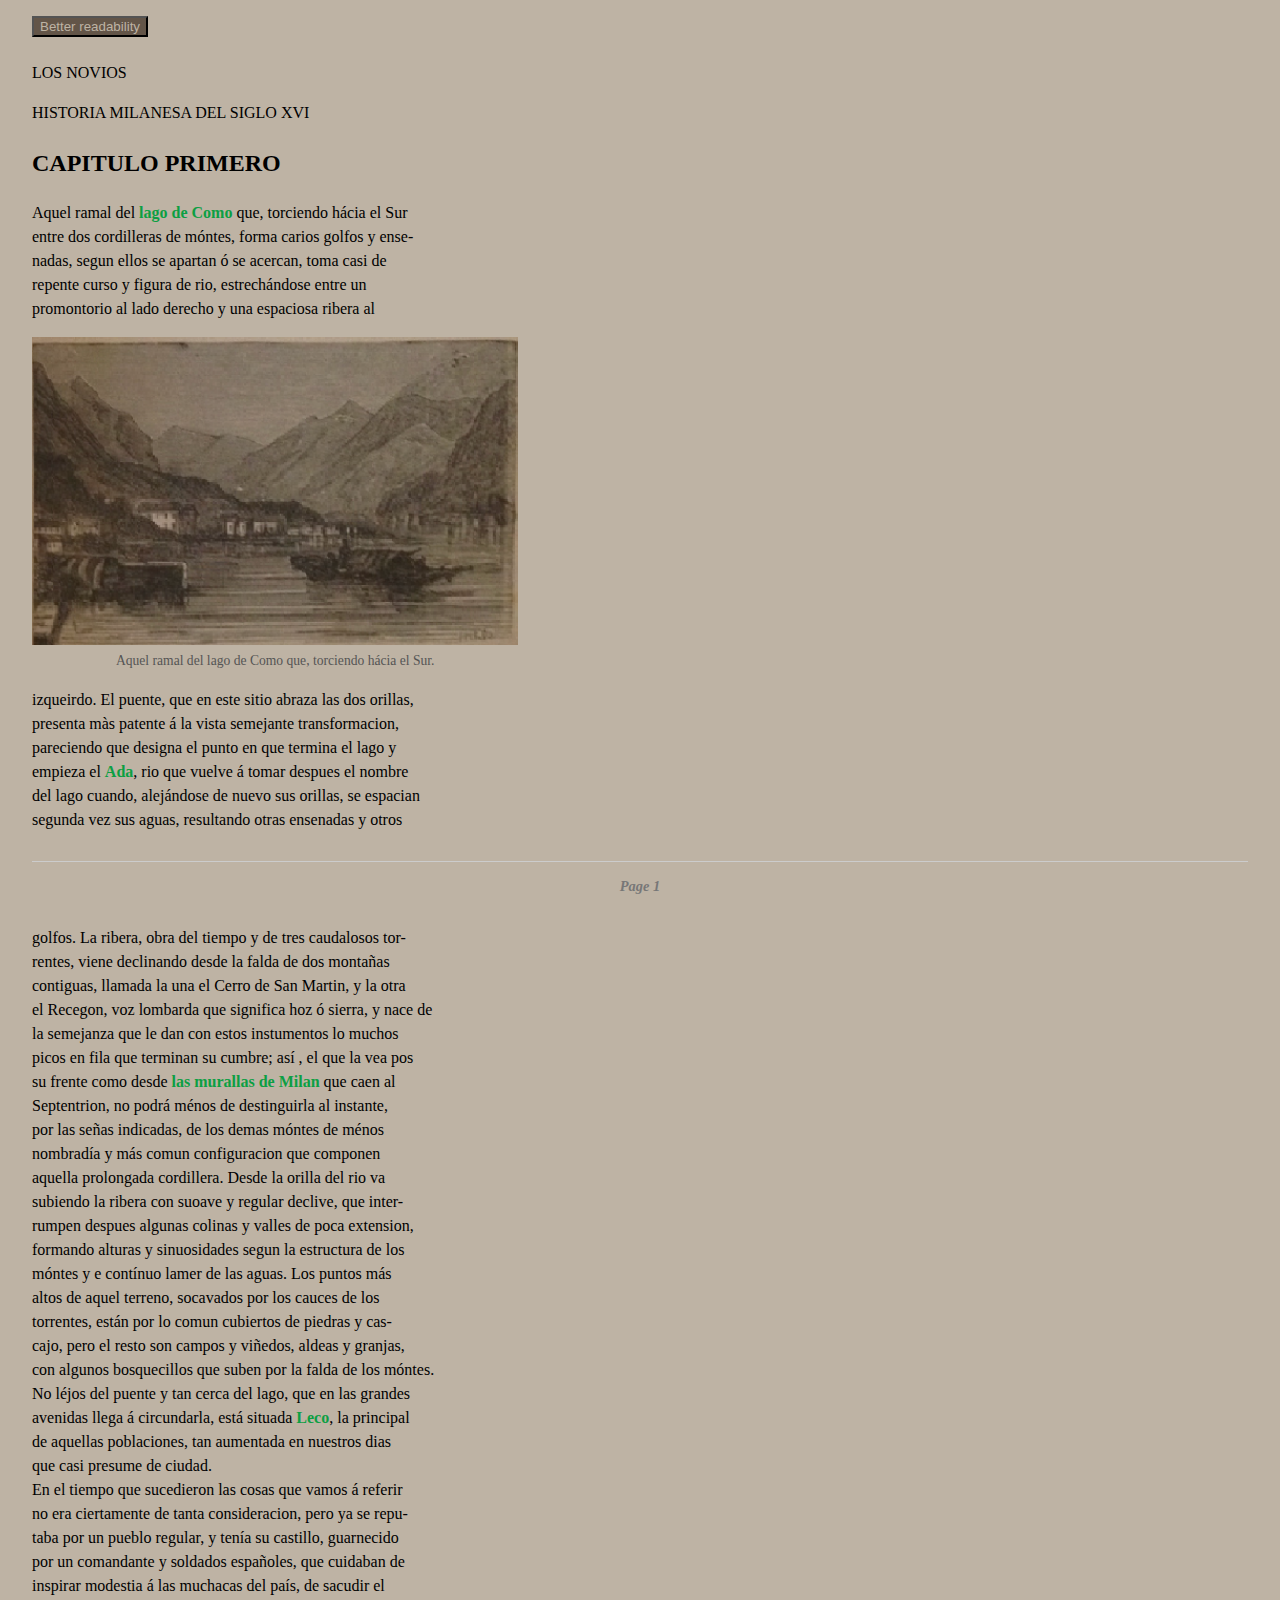
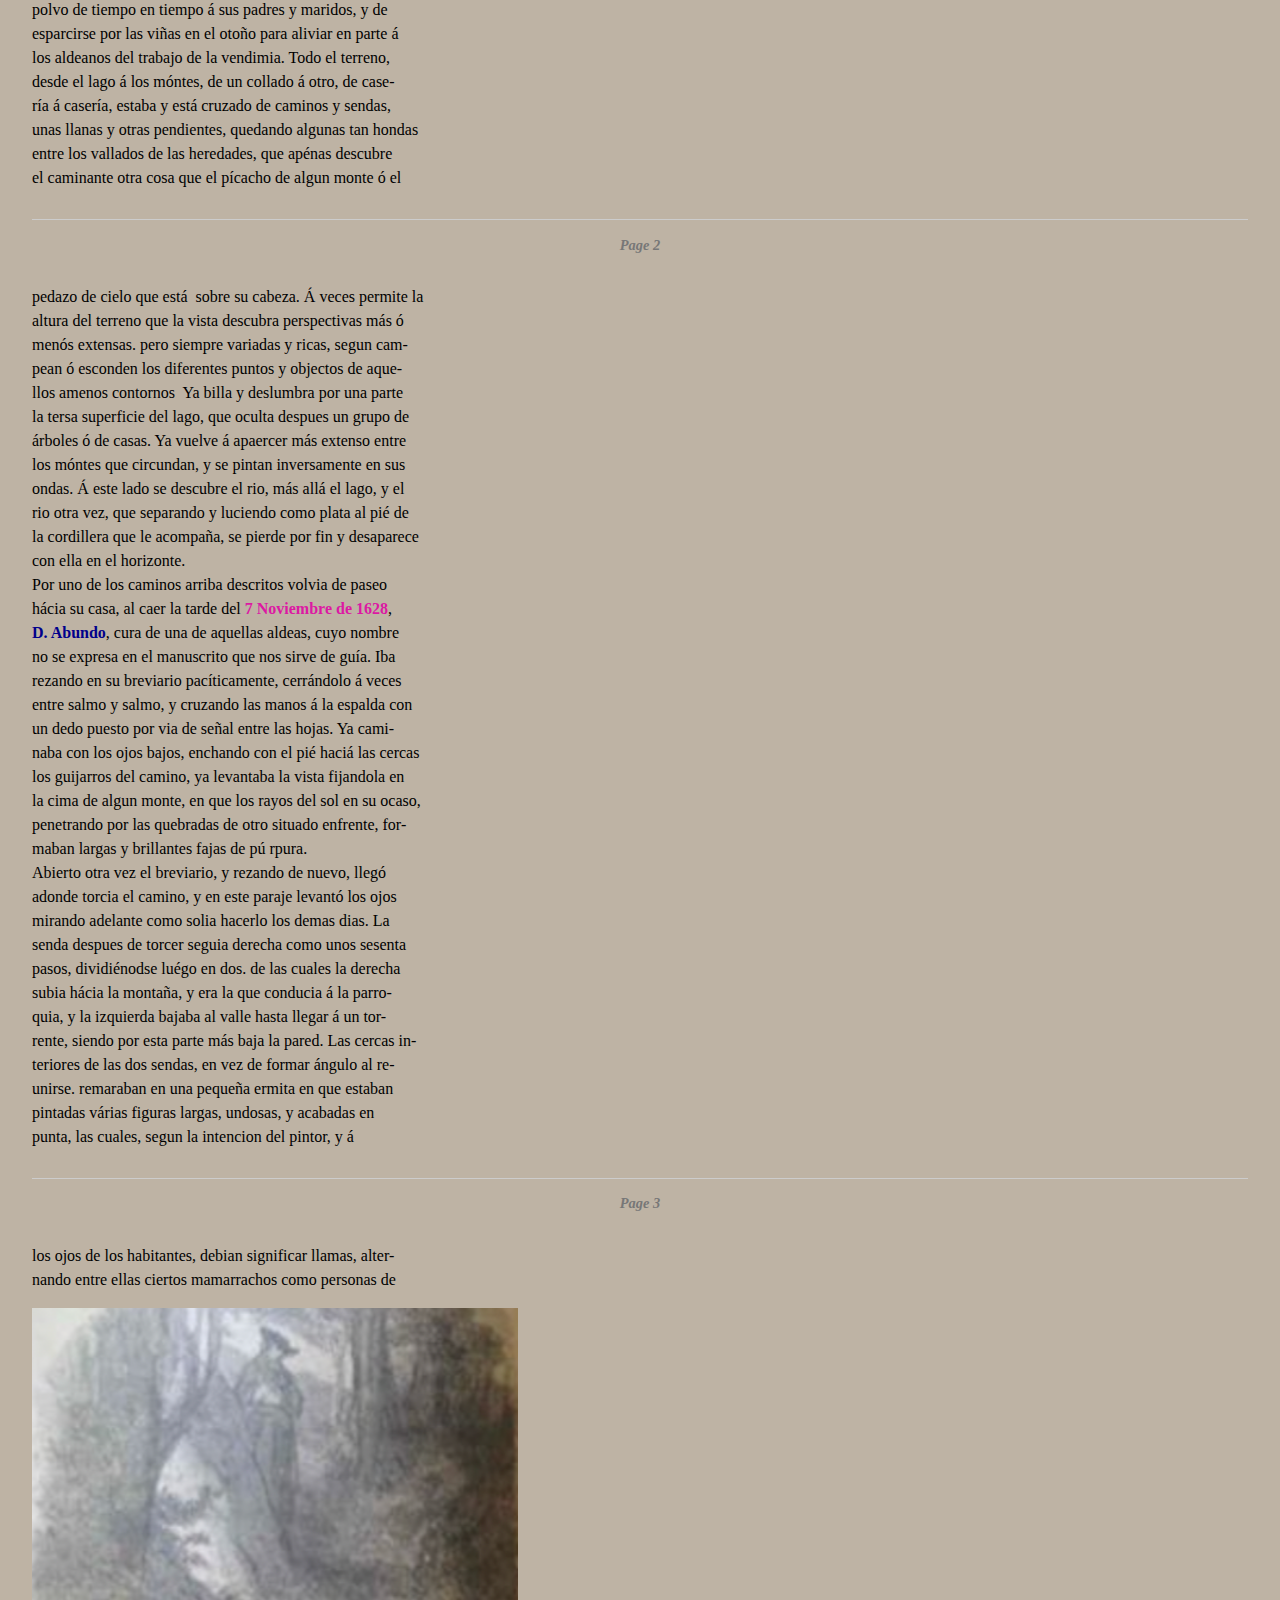
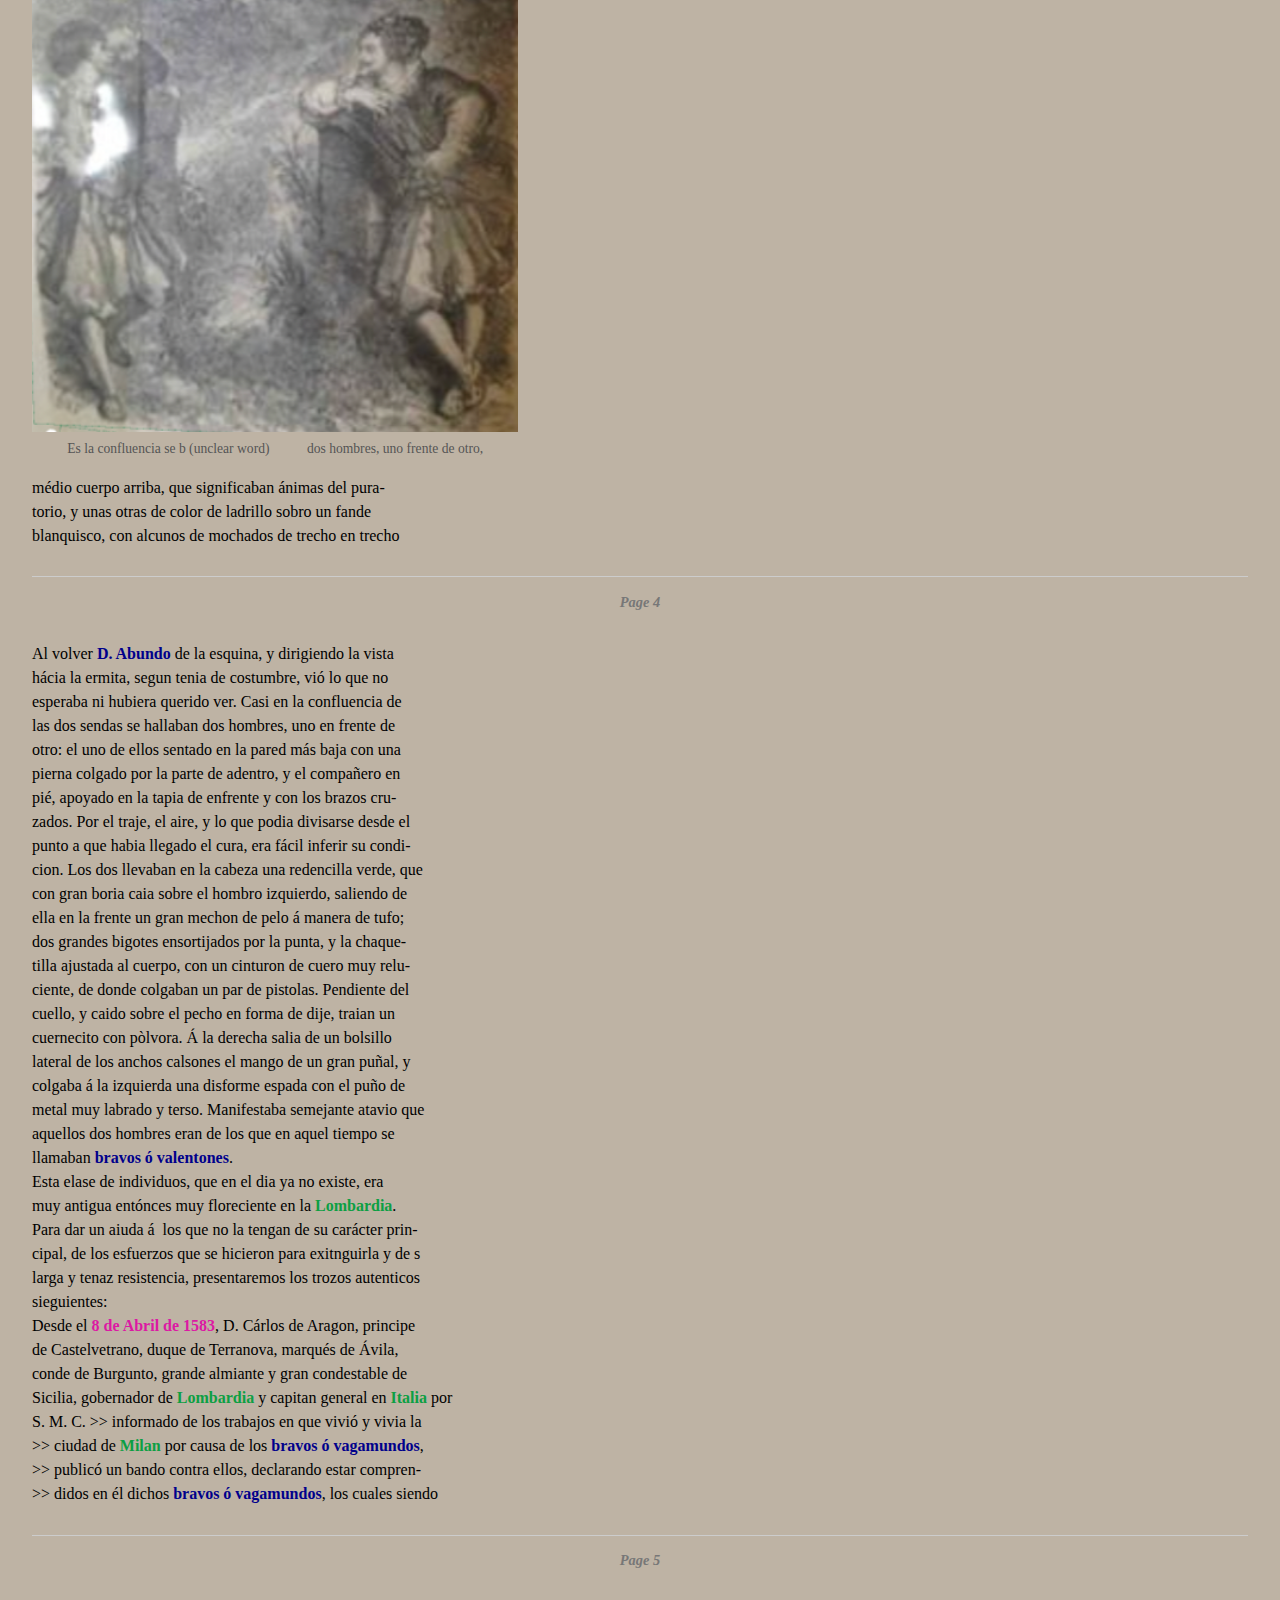
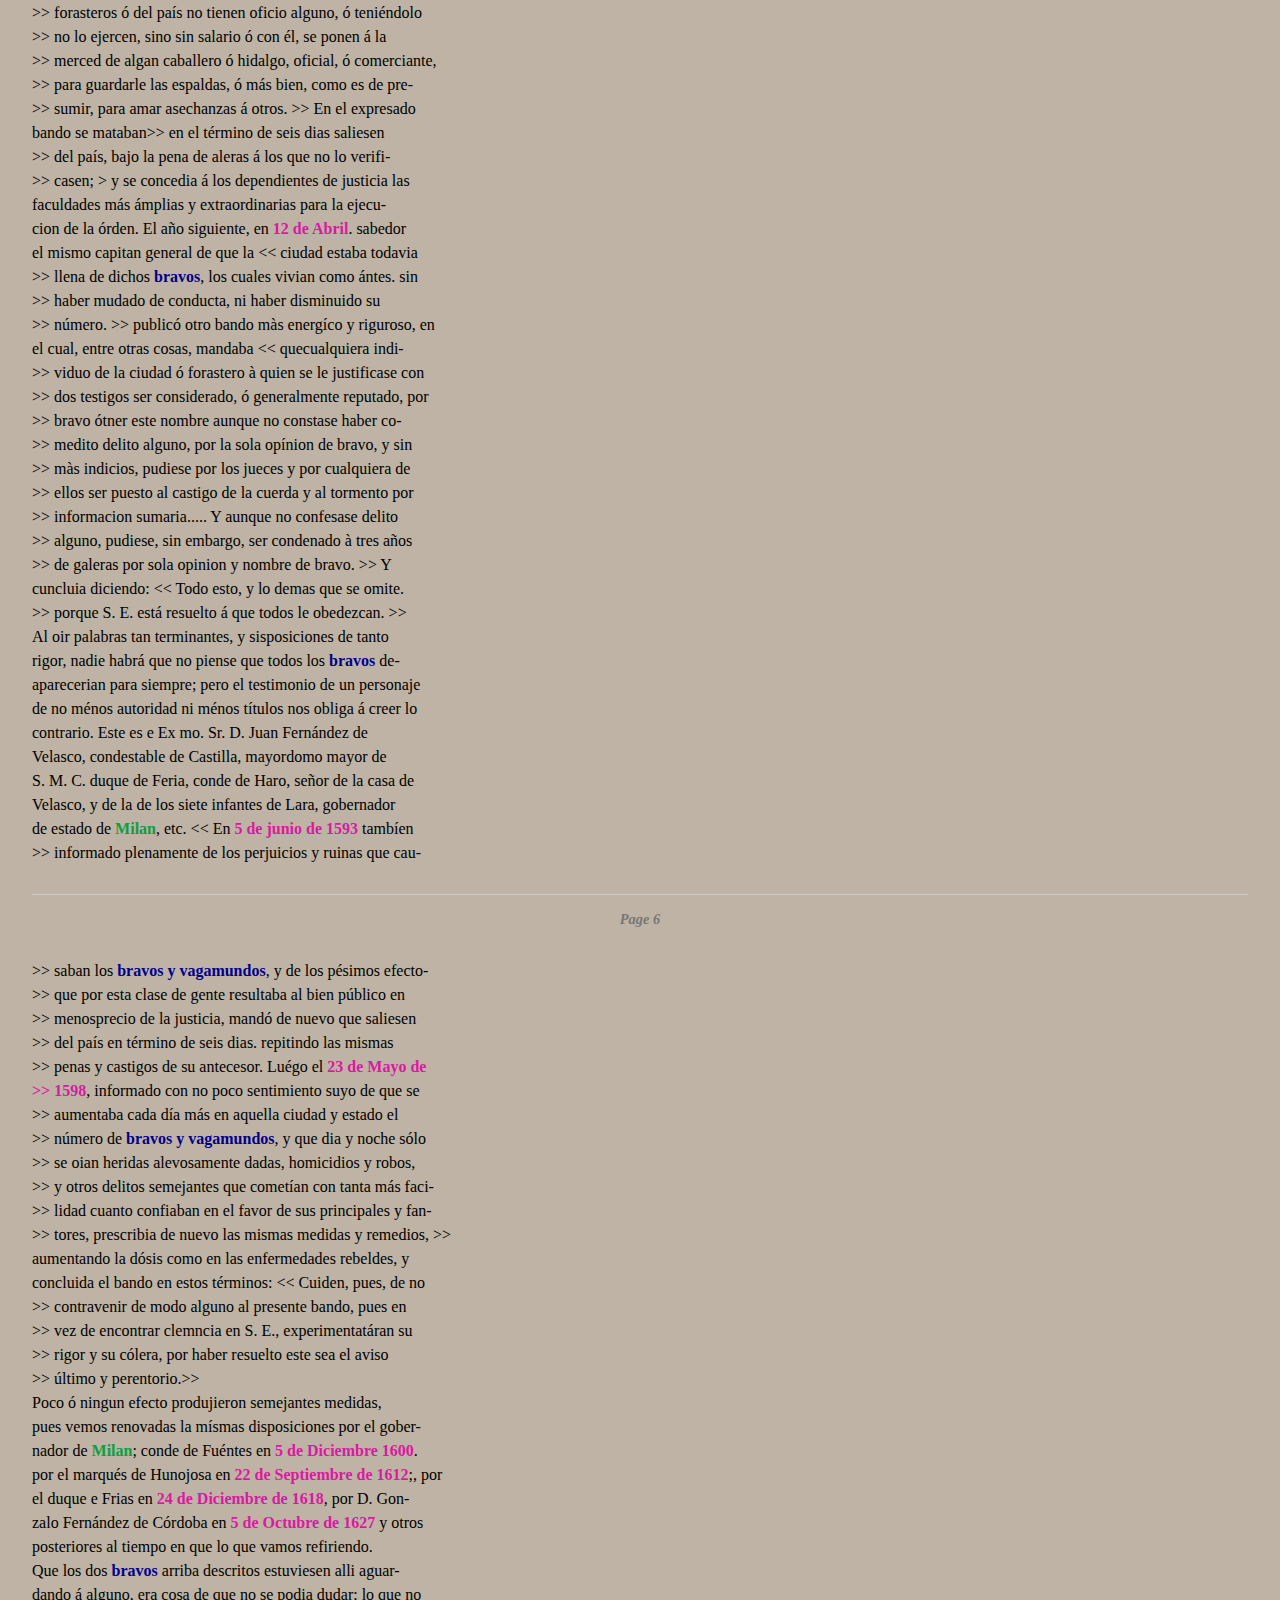
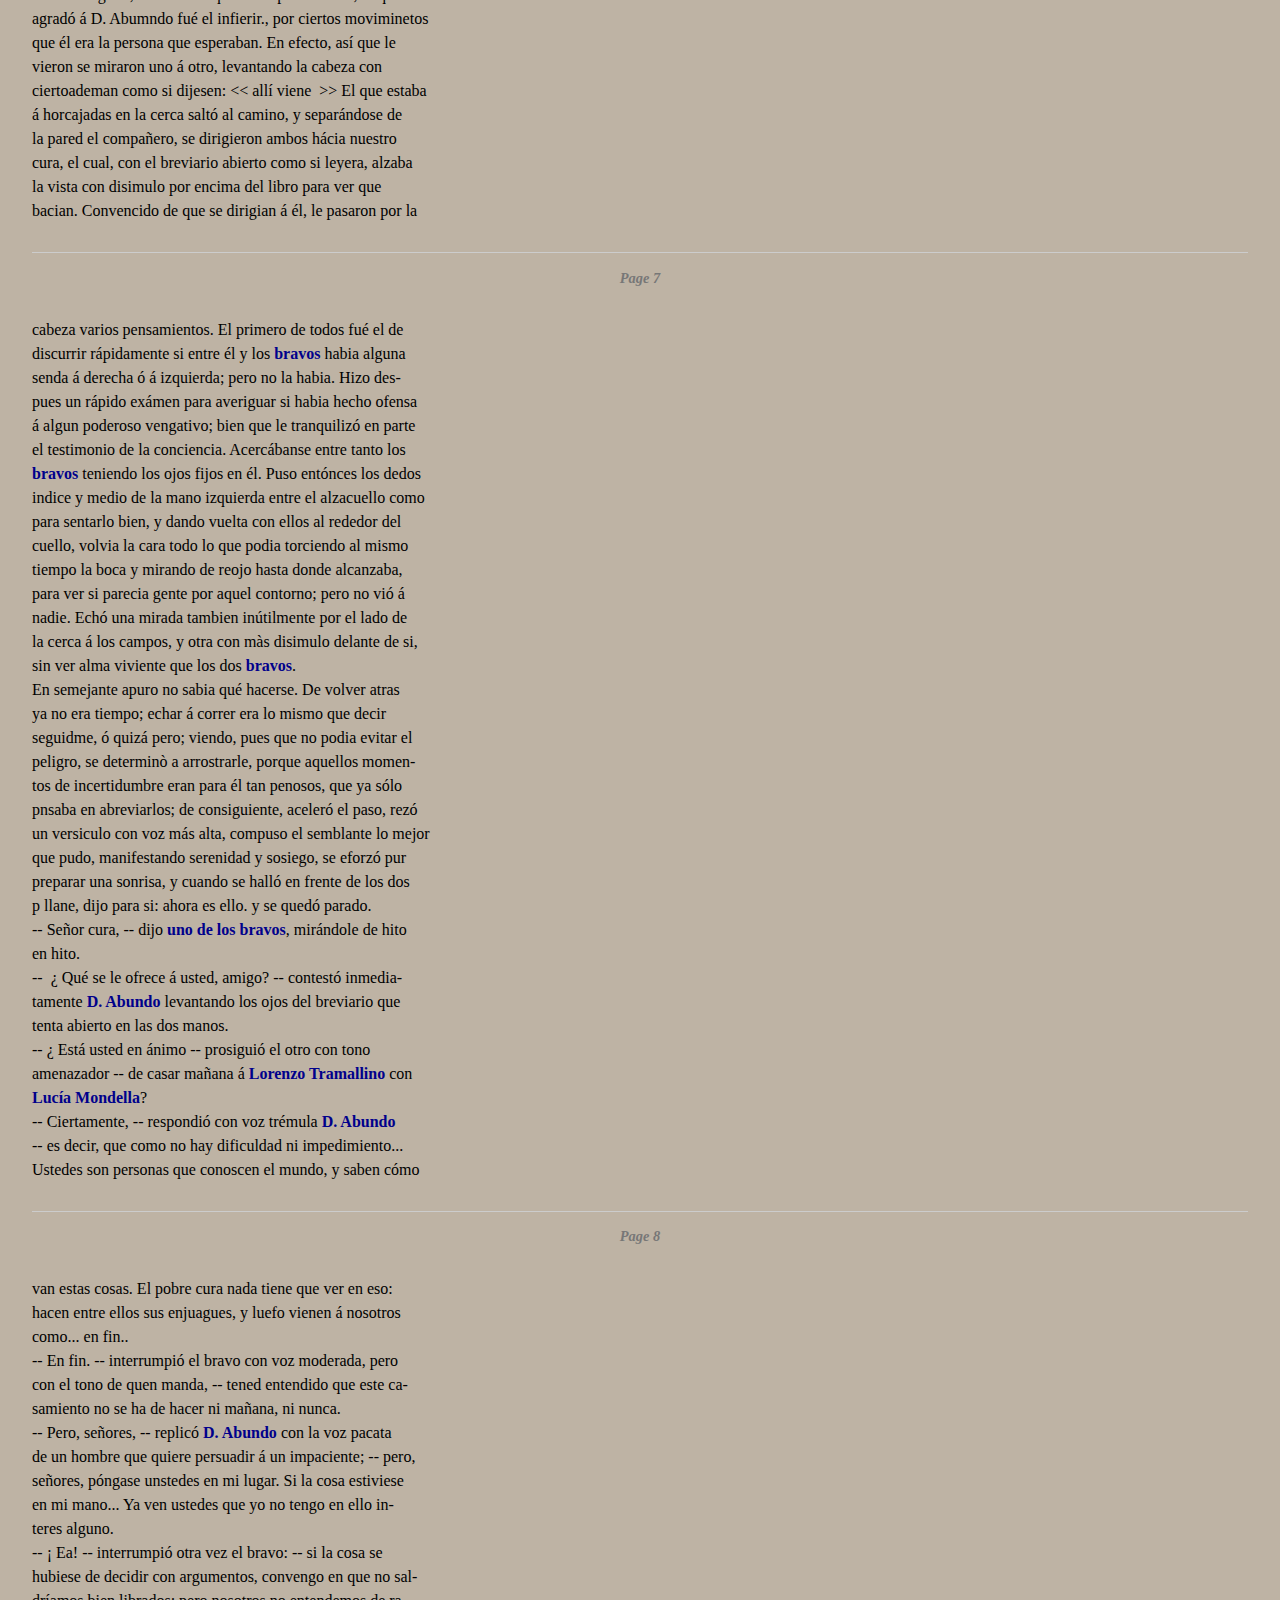
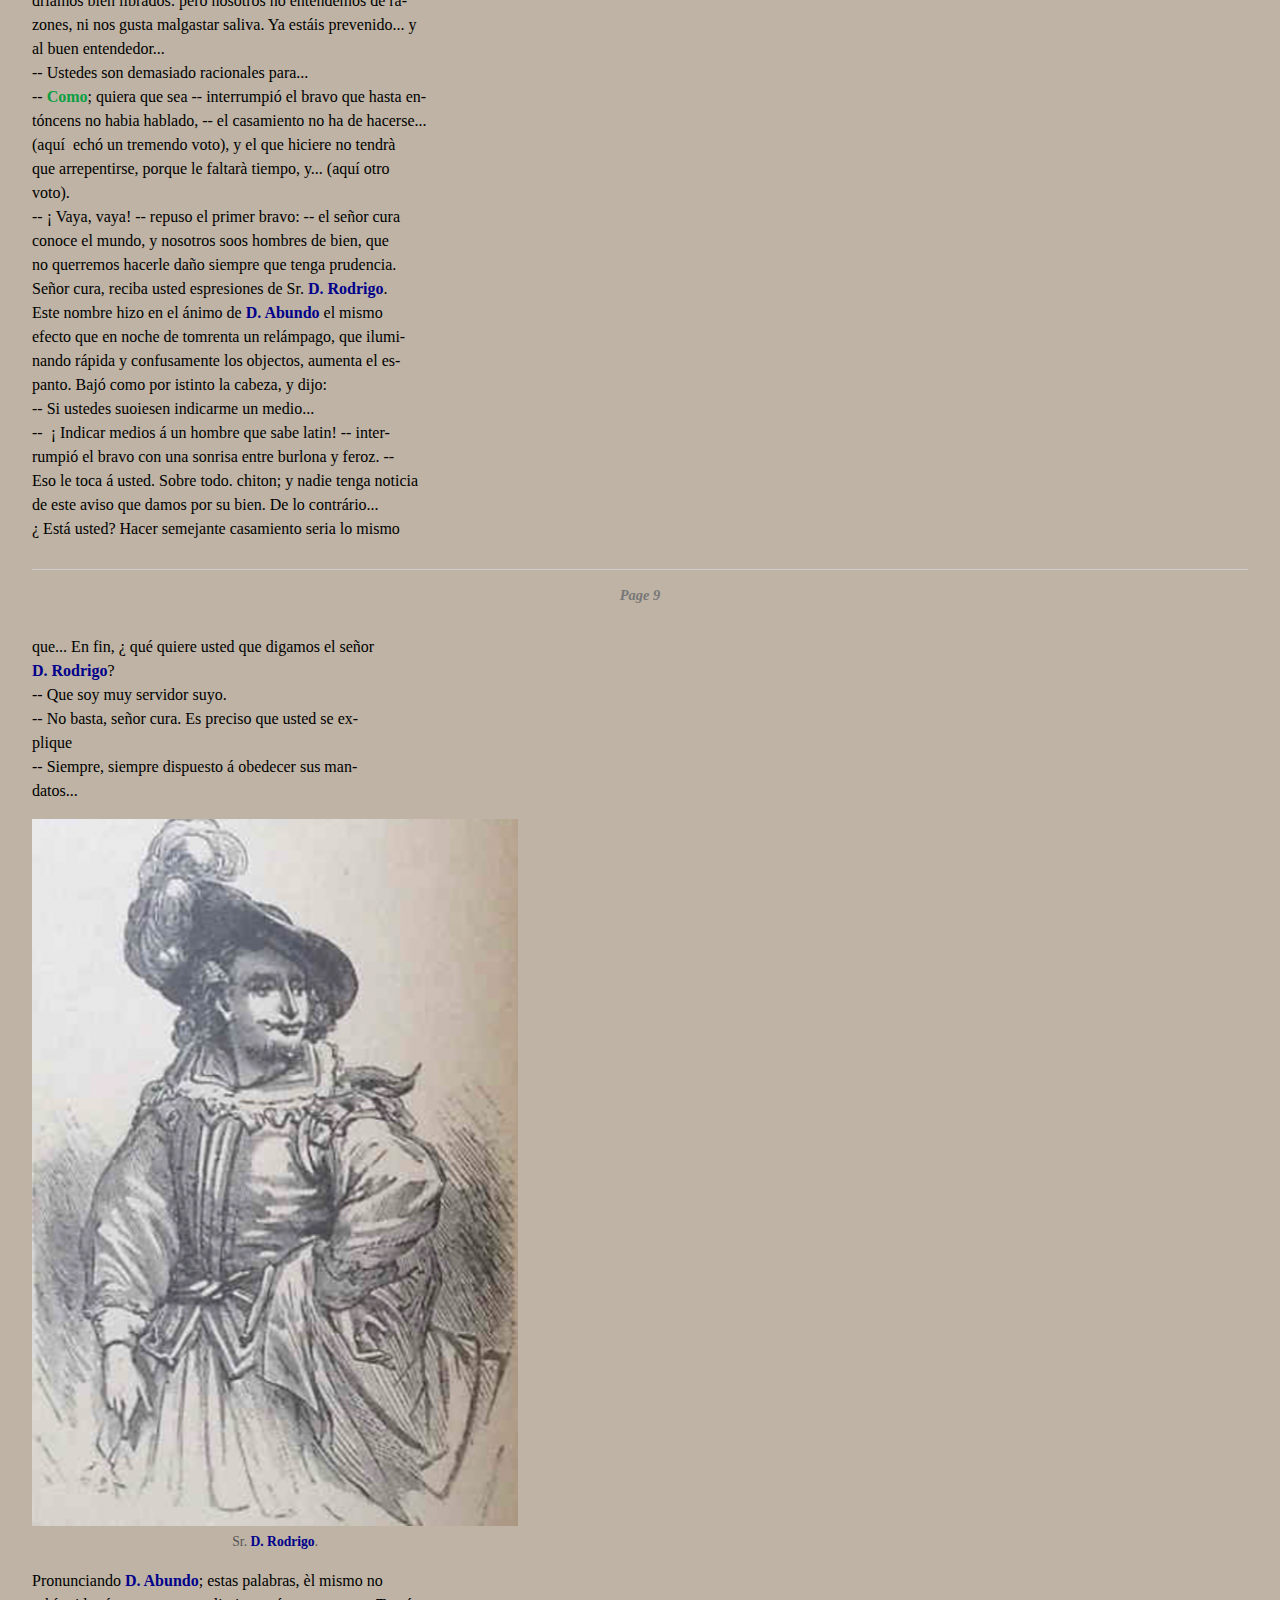
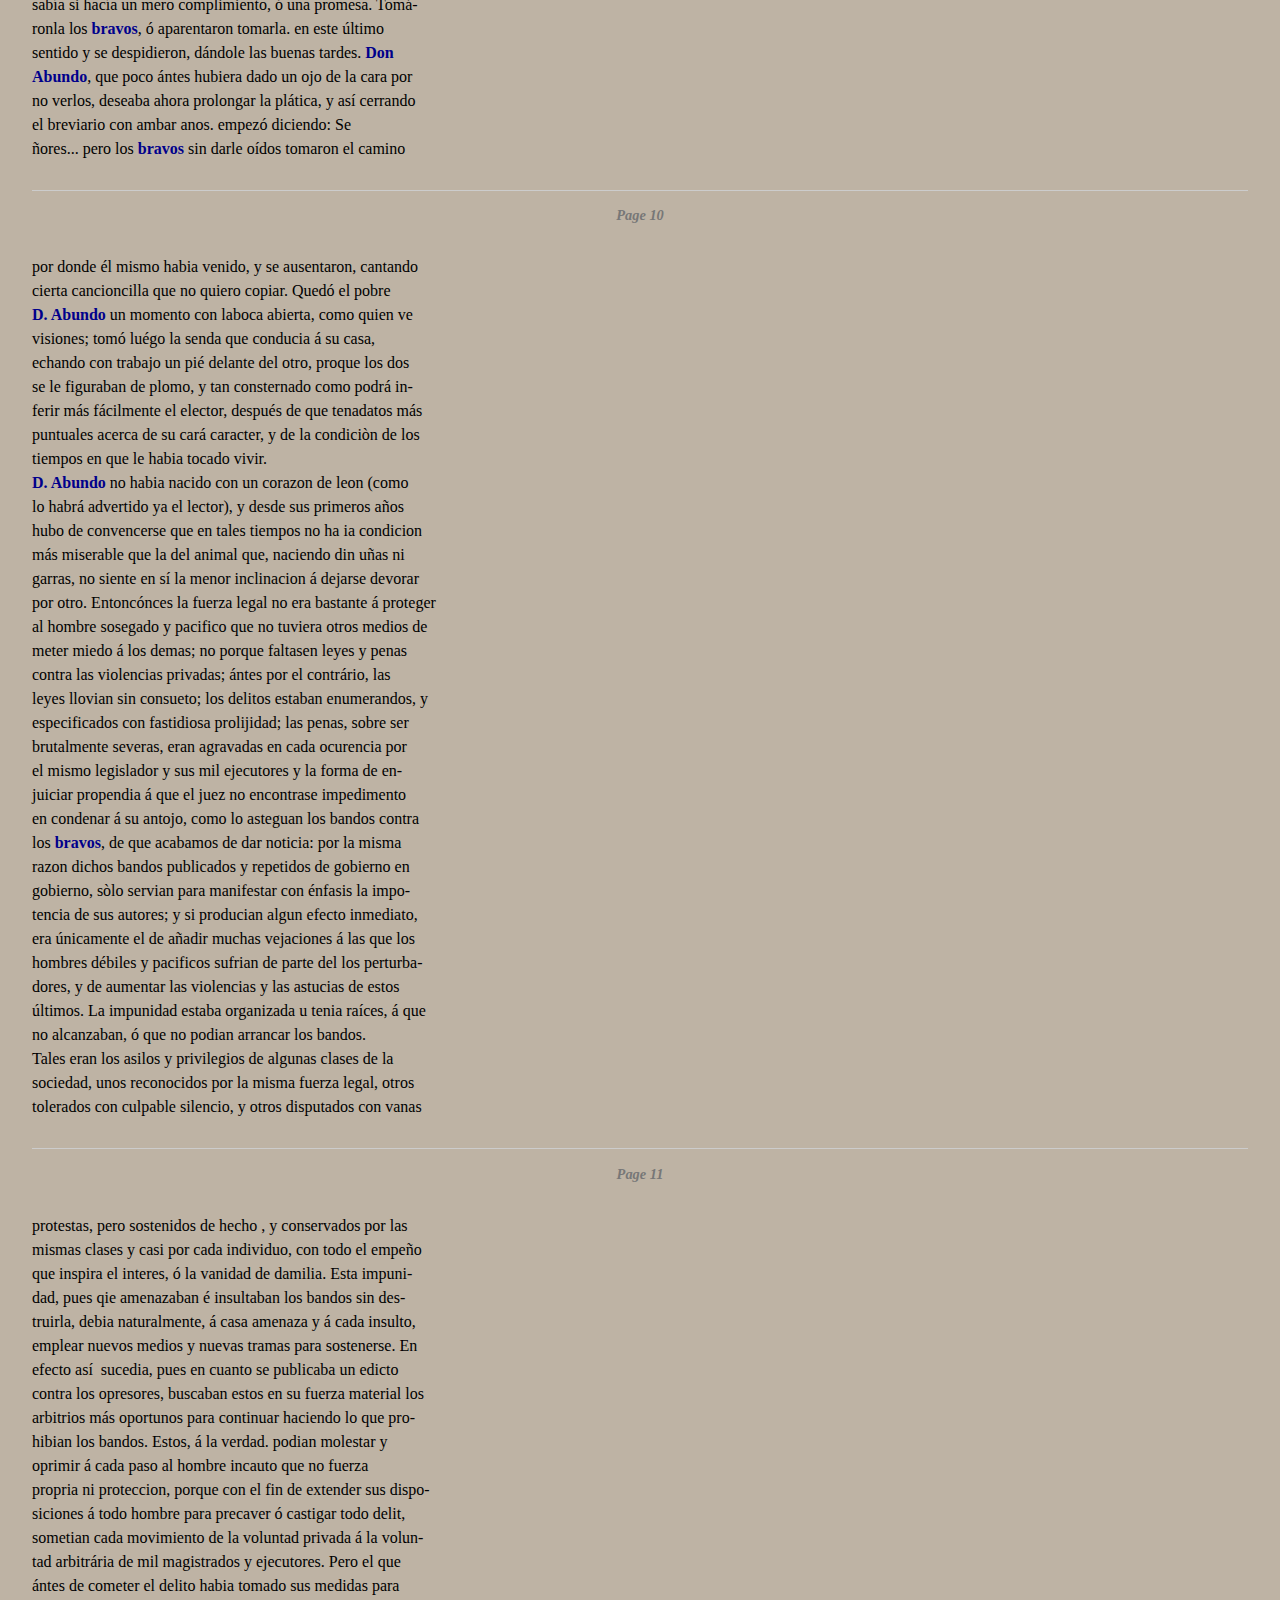
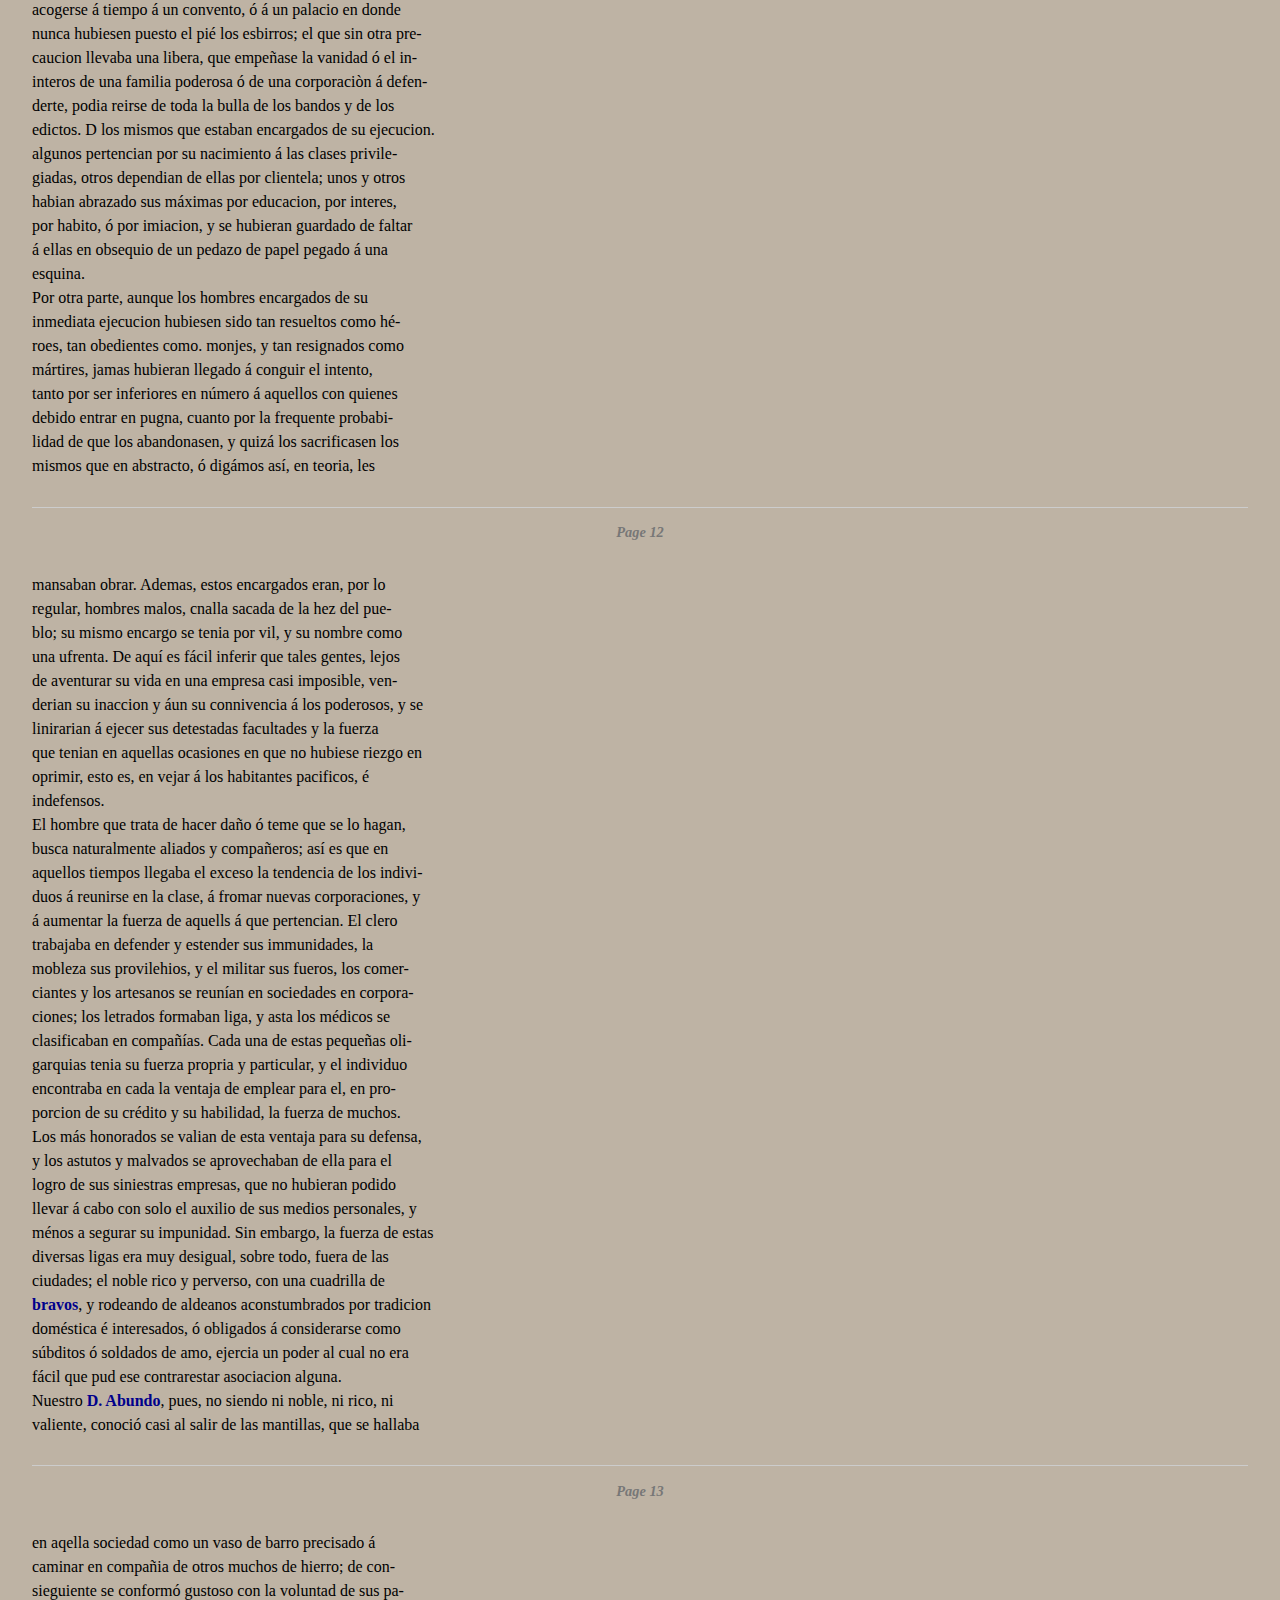
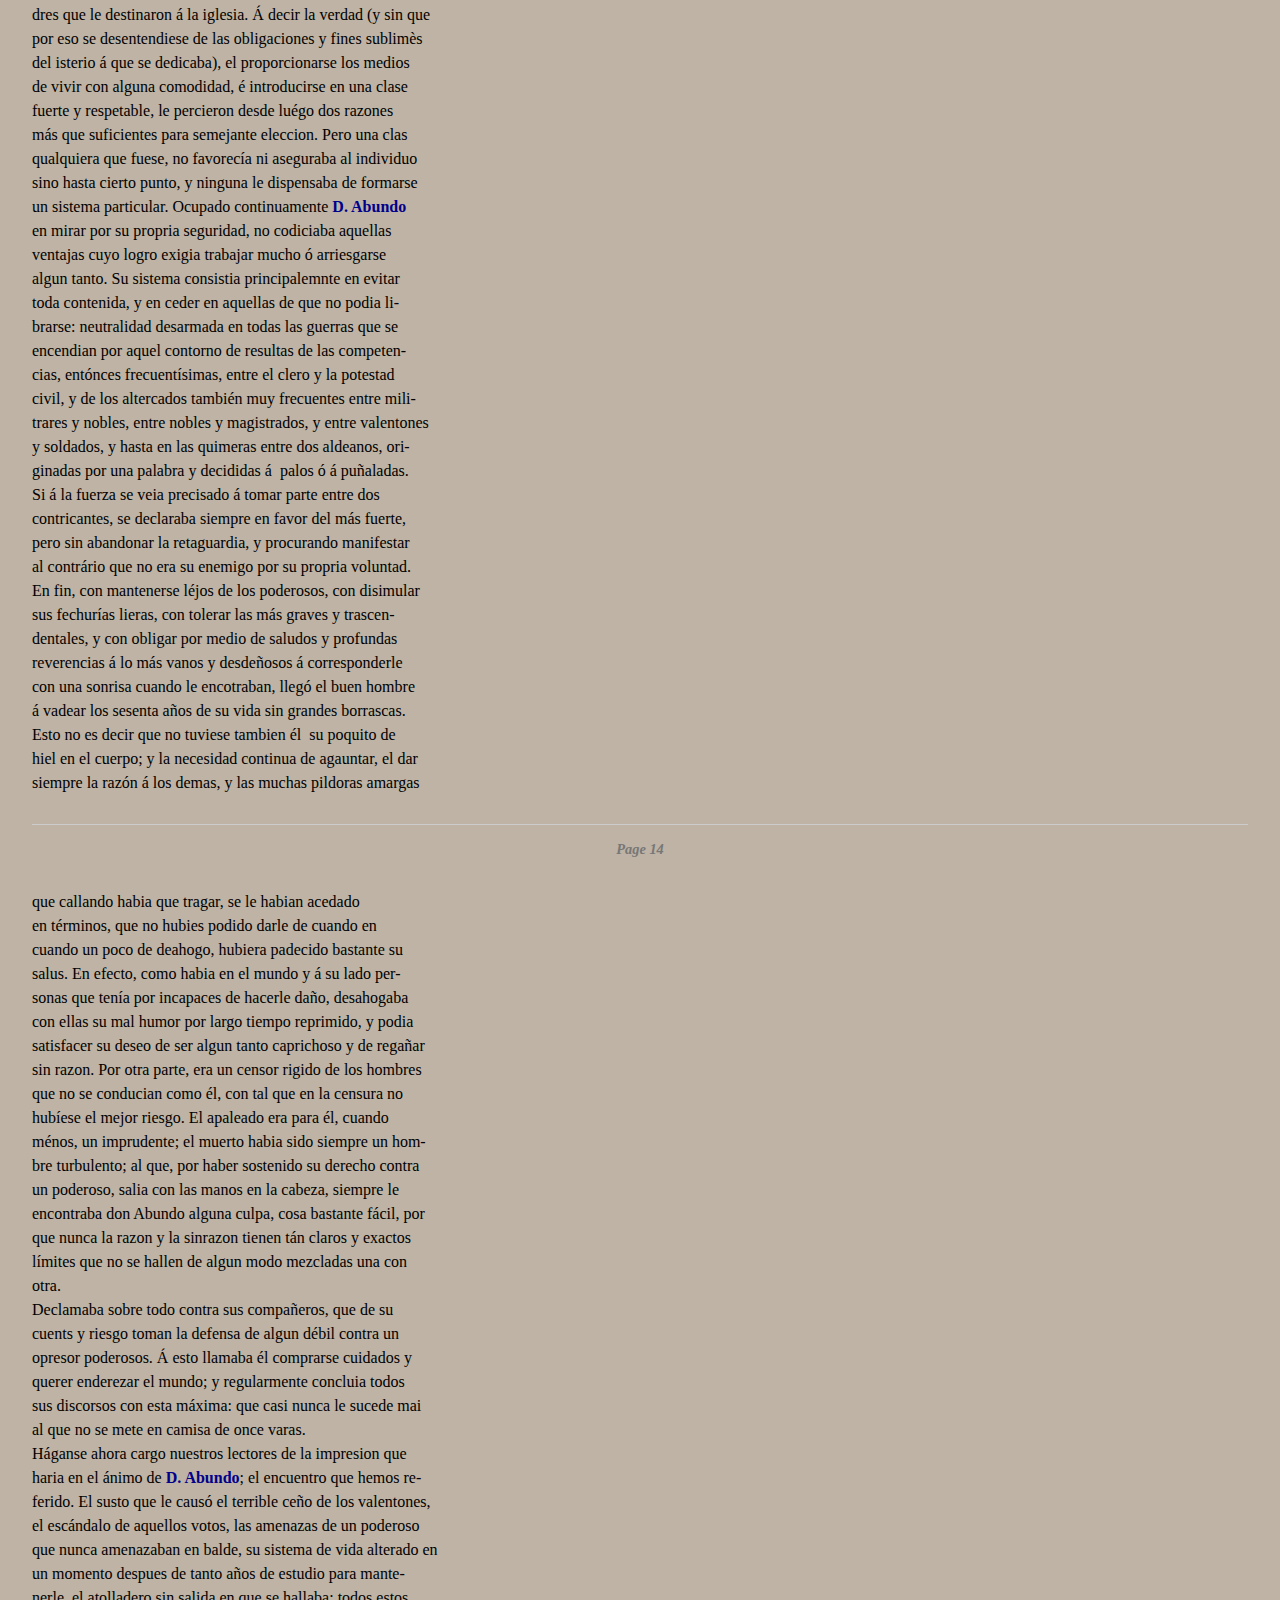
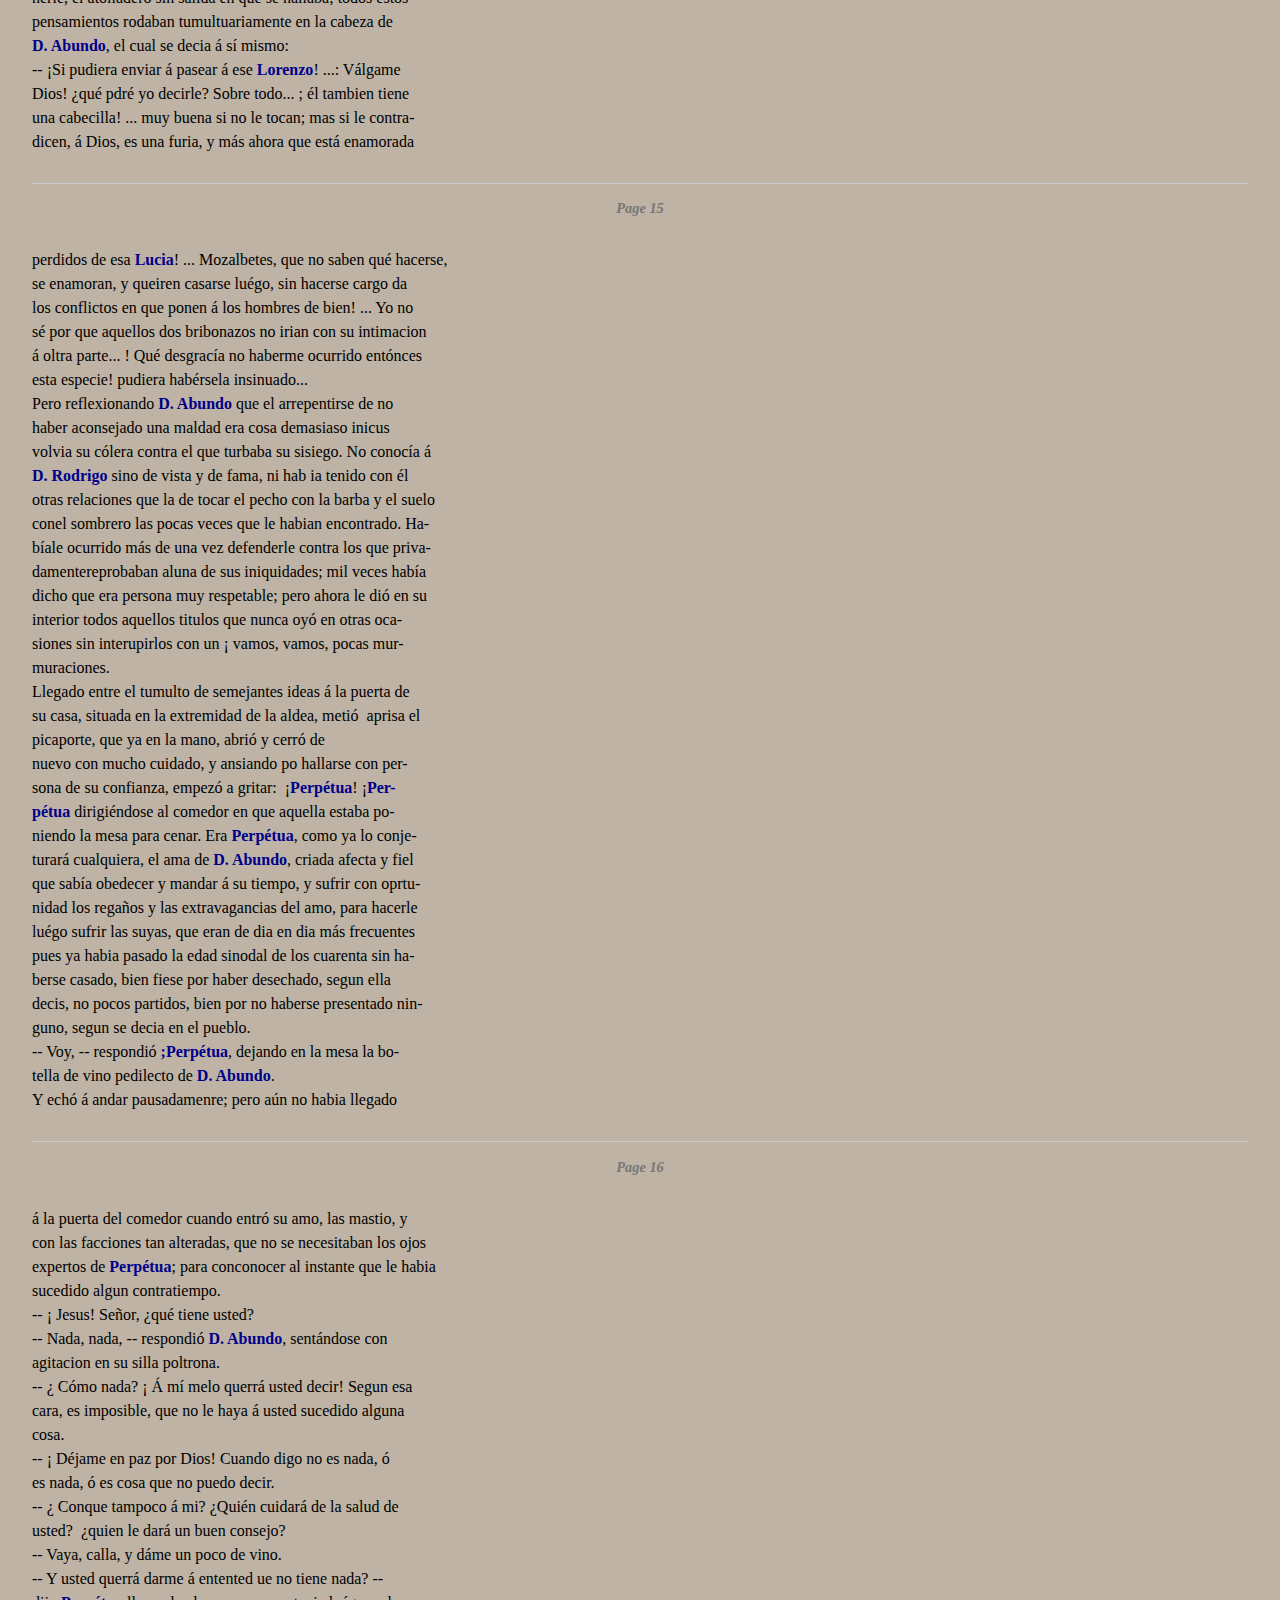
<file: visualnoutput.html>
<html>
<head>
<title>Los Novios - Edición digital en XML-TEI</title>
<style>
          body {
            font-family: Georgia, serif;
            line-height: 1.5;
            max-width: 95%;
            margin: auto;
            padding: 1em;
            background-color: #beb3a4;
          }
          .persName { font-weight: bold; color: darkblue; }
          .placeName { font-weight: bold; color: #0C9F43; }
          .date { font-weight: bold; color: #DC19A3; }
          .lineBreak { display: inline; }
          .pageBreak {
            margin: 2em 0;
            padding-top: 1em;
            border-top: 1px solid #ccc;
            text-align: center;
            font-size: 0.9em;
            font-style: italic;
            color: #777;
          }
        .figure-block {
    margin: 1em 0;
    max-width: 40%;
    clear: both;
}

.figure-block img {
    width: 100%;
    height: auto;
    display: block;
    margin: 0 auto;
}

.figure-block figcaption {
    font-size: 0.85em;
    color: #555;
    text-align: center;
    margin-top: 0.5em;
}

/* Forza tutto ciò che segue una figura in una nuova riga */
figure + * {
    clear: both;
}
    .readability-mode {
            font-family: "Georgia", serif;
            font-size: 1. 1 em;
            line-height: 3;
            background-color:rgba(253, 246, 227, 0.51); /* sfondo chiaro e poco affaticante */
            color: #333333;
            max-width: 60%;
            margin: auto;
            padding: 2em;
            text-align:center;
            word-spacing: 0.5em; 
            }

button{
    background-color:#635548;
    color: #beb3a4;
}
.readability-mode figure {
  margin: 1em auto; /* margine verticale e centro orizzontale */
  max-width: 40%;    /* opzionale, limita larghezza figura */
}

.readability-mode figure img {
  display: block;
  margin: 0 auto;  /* centra immagine dentro figure */
  width: 100%;     /* per adattarsi al max-width del figure */
  height: auto;
}

.readability-mode figure figcaption {
  font-size: 0.85em;
  color: #555;
  text-align: center;
  margin-top: 0.5em;
}

#bigphoto{
    max-height: 5px;
    width: auto;
}

        </style>
<script>
      window.onload = function() {
        document.getElementById("toggleReadability").addEventListener("click", function() {
          document.body.classList.toggle("readability-mode");
        });
      };
  </script>
</head>
<body>
<button id="toggleReadability" type="button">Better readability<i class="bi bi-eyeglasses"></i></button><br><br>
    LOS NOVIOS
      <p>HISTORIA MILANESA DEL SIGLO XVI</p>
     
    <div class="chapter">
<h2>CAPITULO PRIMERO</h2>
      <p>Aquel ramal del <span class="placeName">lago de Como</span> que, torciendo hácia el Sur<br class="lineBreak">
          entre dos cordilleras de móntes, forma carios golfos y ense-<br class="lineBreak">
          nadas, segun ellos se apartan ó se acercan, toma casi de<br class="lineBreak">
          repente curso y figura de rio, estrechándose entre un<br class="lineBreak"> 
          promontorio al lado derecho y una espaciosa ribera al<br class="lineBreak"></p>
      
      
        <figure class="figure-block"><img src="assets/img/losnoviosimgp1.png" alt="Aquel ramal del lago de Como que, torciendo hácia el Sur." bigphoto=""><figcaption>Aquel ramal del lago de Como que, torciendo hácia el Sur.</figcaption></figure>
      

        <p>izqueirdo. El puente, que en este sitio abraza las dos orillas,<br class="lineBreak">
          presenta màs patente á la vista semejante transformacion,<br class="lineBreak">
          pareciendo que designa el punto en que termina el lago y<br class="lineBreak">
          empieza el <span class="placeName">Ada</span>, rio que vuelve á tomar despues el nombre<br class="lineBreak">
          del lago cuando, alejándose de nuevo sus orillas, se espacian<br class="lineBreak">
          segunda vez sus aguas, resultando otras ensenadas y otros<br class="lineBreak"></p>
      </div>
    <div class="pageBreak"><strong>Page 1</strong></div>


    
    <div> 
      <p>golfos. La ribera, obra del tiempo y de tres caudalosos tor- <br class="lineBreak">
        rentes, viene declinando desde la falda de dos montañas<br class="lineBreak">
        contiguas, llamada la una el Cerro de San Martin, y la otra<br class="lineBreak">
        el Recegon, voz lombarda que significa hoz ó sierra, y nace de<br class="lineBreak">
        la semejanza que le dan con estos instumentos lo muchos<br class="lineBreak">
        picos en fila que terminan su cumbre; así , el que la vea pos<br class="lineBreak">
        su frente como desde <span class="placeName">las murallas de Milan</span> que caen al<br class="lineBreak">
        Septentrion, no podrá ménos de destinguirla al instante,<br class="lineBreak">
        por las señas indicadas, de los demas móntes de ménos<br class="lineBreak">
        nombradía y más comun configuracion que componen<br class="lineBreak">
        aquella prolongada cordillera. Desde la orilla del rio va<br class="lineBreak">
        subiendo la ribera con suoave y regular declive, que inter-<br class="lineBreak">
        rumpen despues algunas colinas y valles de poca extension,<br class="lineBreak">
        formando alturas y sinuosidades segun la estructura de los<br class="lineBreak">
        móntes y e contínuo lamer de las aguas. Los puntos más<br class="lineBreak">
        altos de aquel terreno, socavados por los cauces de los<br class="lineBreak">
        torrentes, están por lo comun cubiertos de piedras y cas-<br class="lineBreak">
        cajo, pero el resto son campos y viñedos, aldeas y granjas,<br class="lineBreak">
        con algunos bosquecillos que suben por la falda de los móntes.<br class="lineBreak">
        No léjos del puente y tan cerca del lago, que en las grandes<br class="lineBreak">
        avenidas llega á circundarla, está situada <span class="placeName">Leco</span>, la principal<br class="lineBreak">
        de aquellas poblaciones, tan aumentada en nuestros dias<br class="lineBreak">
        que casi presume de ciudad.<br class="lineBreak">
        En el tiempo que sucedieron las cosas que vamos á referir<br class="lineBreak">
        no era ciertamente de tanta consideracion, pero ya se repu-<br class="lineBreak">
        taba por un pueblo regular, y tenía su castillo, guarnecido<br class="lineBreak">
        por un comandante y soldados españoles, que cuidaban de<br class="lineBreak">
        inspirar modestia á las muchacas del país, de sacudir el<br class="lineBreak">
        polvo de tiempo en tiempo á sus padres y maridos, y de<br class="lineBreak">
        esparcirse por las viñas en el otoño para aliviar en parte á<br class="lineBreak">
        los aldeanos del trabajo de la vendimia. Todo el terreno,<br class="lineBreak">
        desde el lago á los móntes, de un collado á otro, de case-<br class="lineBreak">
        ría á casería, estaba y está cruzado de caminos y sendas,<br class="lineBreak">
        unas llanas y otras pendientes, quedando algunas tan hondas<br class="lineBreak">
        entre los vallados de las heredades, que apénas descubre<br class="lineBreak">
        el caminante otra cosa que el pícacho de algun monte ó el<br class="lineBreak"></p> 
    </div>
    <div class="pageBreak"><strong>Page 2</strong></div>


    
    <div>
      <p>pedazo de cielo que está  sobre su cabeza. Á veces permite la<br class="lineBreak">
      altura del terreno que la vista descubra perspectivas más ó<br class="lineBreak">
      menós extensas. pero siempre variadas y ricas, segun cam-<br class="lineBreak">
      pean ó esconden los diferentes puntos y objectos de aque-<br class="lineBreak">
      llos amenos contornos  Ya billa y deslumbra por una parte<br class="lineBreak">
      la tersa superficie del lago, que oculta despues un grupo de<br class="lineBreak">
      árboles ó de casas. Ya vuelve á apaercer más extenso entre<br class="lineBreak">
      los móntes que circundan, y se pintan inversamente en sus<br class="lineBreak">
      ondas. Á este lado se descubre el rio, más allá el lago, y el<br class="lineBreak">
      rio otra vez, que separando y luciendo como plata al pié de<br class="lineBreak">
      la cordillera que le acompaña, se pierde por fin y desaparece<br class="lineBreak">
      con ella en el horizonte.<br class="lineBreak">
      Por uno de los caminos arriba descritos volvia de paseo<br class="lineBreak">
      hácia su casa, al caer la tarde del <span class="date">7 Noviembre de 1628</span>,<br class="lineBreak">
      <span class="persName ">D. Abundo</span>, cura de una de aquellas aldeas, cuyo nombre<br class="lineBreak">
      no se expresa en el manuscrito que nos sirve de guía. Iba<br class="lineBreak">
      rezando en su breviario pacíticamente, cerrándolo á veces<br class="lineBreak">
      entre salmo y salmo, y cruzando las manos á la espalda con<br class="lineBreak">
      un dedo puesto por via de señal entre las hojas. Ya cami-<br class="lineBreak">
      naba con los ojos bajos, enchando con el pié haciá las cercas<br class="lineBreak">
      los guijarros del camino, ya levantaba la vista fijandola en<br class="lineBreak">
      la cima de algun monte, en que los rayos del sol en su ocaso,<br class="lineBreak">
      penetrando por las quebradas de otro situado enfrente, for-<br class="lineBreak">
      maban largas y brillantes fajas de pú rpura.<br class="lineBreak">
      Abierto otra vez el breviario, y rezando de nuevo, llegó<br class="lineBreak">
      adonde torcia el camino, y en este paraje levantó los ojos<br class="lineBreak">
      mirando adelante como solia hacerlo los demas dias. La<br class="lineBreak">
      senda despues de torcer seguia derecha como unos sesenta<br class="lineBreak">
      pasos, dividiénodse luégo en dos. de las cuales la derecha<br class="lineBreak">
      subia hácia la montaña, y era la que conducia á la parro-<br class="lineBreak">
      quia, y la izquierda bajaba al valle hasta llegar á un tor-<br class="lineBreak">
      rente, siendo por esta parte más baja la pared. Las cercas in-<br class="lineBreak">
      teriores de las dos sendas, en vez de formar ángulo al re-<br class="lineBreak">
      unirse. remaraban en una pequeña ermita en que estaban<br class="lineBreak">
      pintadas várias figuras largas, undosas, y acabadas en<br class="lineBreak">
      punta, las cuales, segun la intencion del pintor, y á<br class="lineBreak"></p>
      <div class="pageBreak"><strong>Page 3</strong></div>
    </div>



 <div> 
      <p>los ojos de los habitantes, debian significar llamas, alter-<br class="lineBreak">
        nando entre ellas ciertos mamarrachos como personas de <br class="lineBreak"></p>

      
        <figure class="figure-block"><img src="assets/img/losnoviosimgp4.png" alt="Es la confluencia se b (unclear word)           dos hombres, uno frente de otro," bigphoto=""><figcaption>Es la confluencia se b (unclear word)           dos hombres, uno frente de otro,</figcaption></figure>
      

      <p>médio cuerpo arriba, que significaban ánimas del pura-<br class="lineBreak">
      torio, y unas otras de color de ladrillo sobro un fande<br class="lineBreak">
      blanquisco, con alcunos de mochados de trecho en trecho<br class="lineBreak"></p>
     <div class="pageBreak"><strong>Page 4</strong></div>
    </div>



    <div>
      <p>Al volver <span class="persName ">D. Abundo</span> de la esquina, y dirigiendo la vista<br class="lineBreak">
      hácia la ermita, segun tenia de costumbre, vió lo que no<br class="lineBreak">
      esperaba ni hubiera querido ver. Casi en la confluencia de<br class="lineBreak">
      las dos sendas se hallaban dos hombres, uno en frente de<br class="lineBreak">
      otro: el uno de ellos sentado en la pared más baja con una<br class="lineBreak">
      pierna colgado por la parte de adentro, y el compañero en<br class="lineBreak">
      pié, apoyado en la tapia de enfrente y con los brazos cru-<br class="lineBreak">
      zados. Por el traje, el aire, y lo que podia divisarse desde el<br class="lineBreak">
      punto a que habia llegado el cura, era fácil inferir su condi-<br class="lineBreak">
      cion. Los dos llevaban en la cabeza una redencilla verde, que<br class="lineBreak">
      con gran boria caia sobre el hombro izquierdo, saliendo de<br class="lineBreak">
      ella en la frente un gran mechon de pelo á manera de tufo;<br class="lineBreak">
      dos grandes bigotes ensortijados por la punta, y la chaque-<br class="lineBreak">
      tilla ajustada al cuerpo, con un cinturon de cuero muy relu-<br class="lineBreak">
      ciente, de donde colgaban un par de pistolas. Pendiente del<br class="lineBreak">
      cuello, y caido sobre el pecho en forma de dije, traian un<br class="lineBreak">
      cuernecito con pòlvora. Á la derecha salia de un bolsillo<br class="lineBreak">
      lateral de los anchos calsones el mango de un gran puñal, y<br class="lineBreak">
      colgaba á la izquierda una disforme espada con el puño de<br class="lineBreak">
      metal muy labrado y terso. Manifestaba semejante atavio que<br class="lineBreak">
      aquellos dos hombres eran de los que en aquel tiempo se<br class="lineBreak">
      llamaban <span class="persName ">bravos ó valentones</span>.<br class="lineBreak">
      Esta elase de individuos, que en el dia ya no existe, era<br class="lineBreak">
      muy antigua entónces muy floreciente en la <span class="placeName">Lombardia</span>.<br class="lineBreak">
      Para dar un aiuda á  los que no la tengan de su carácter prin-<br class="lineBreak">
      cipal, de los esfuerzos que se hicieron para exitnguirla y de s<br class="lineBreak">
      larga y tenaz resistencia, presentaremos los trozos autenticos<br class="lineBreak">
      sieguientes:<br class="lineBreak">
      Desde el <span class="date">8 de Abril de 1583</span>, D. Cárlos de Aragon, principe<br class="lineBreak">
      de Castelvetrano, duque de Terranova, marqués de Ávila,<br class="lineBreak">
      conde de Burgunto, grande almiante y gran condestable de<br class="lineBreak">
      Sicilia, gobernador de <span class="placeName">Lombardia</span> y capitan general en <span class="placeName">Italia</span> por<br class="lineBreak">
      S. M. C. &gt;&gt; informado de los trabajos en que vivió y vivia la<br class="lineBreak">
      &gt;&gt; ciudad de <span class="placeName">Milan</span> por causa de los <span class="persName ">bravos ó vagamundos</span>,<br class="lineBreak">
      &gt;&gt; publicó un bando contra ellos, declarando estar compren-<br class="lineBreak">
      &gt;&gt; didos en él dichos <span class="persName ">bravos ó vagamundos</span>, los cuales siendo<br class="lineBreak"></p>
      <div class="pageBreak"><strong>Page 5</strong></div>
    </div>



<div> 
      <p>&gt;&gt; forasteros ó del país no tienen oficio alguno, ó teniéndolo<br class="lineBreak">
      &gt;&gt; no lo ejercen, sino sin salario ó con él, se ponen á la<br class="lineBreak">
      &gt;&gt; merced de algan caballero ó hidalgo, oficial, ó comerciante,<br class="lineBreak">
      &gt;&gt; para guardarle las espaldas, ó más bien, como es de pre-<br class="lineBreak">
      &gt;&gt; sumir, para amar asechanzas á otros. &gt;&gt; En el expresado<br class="lineBreak">
      bando se mataban&gt;&gt; en el término de seis dias saliesen<br class="lineBreak">
      &gt;&gt; del país, bajo la pena de aleras á los que no lo verifi-<br class="lineBreak">
      &gt;&gt; casen; &gt; y se concedia á los dependientes de justicia las<br class="lineBreak">
      faculdades más ámplias y extraordinarias para la ejecu-<br class="lineBreak">
      cion de la órden. El año siguiente, en <span class="date">12 de Abril</span>. sabedor<br class="lineBreak">
      el mismo capitan general de que la &lt;&lt; ciudad estaba todavia<br class="lineBreak">
      &gt;&gt; llena de dichos <span class="persName ">bravos</span>, los cuales vivian como ántes. sin<br class="lineBreak">
      &gt;&gt; haber mudado de conducta, ni haber disminuido su<br class="lineBreak">
      &gt;&gt; número. &gt;&gt; publicó otro bando màs energíco y riguroso, en<br class="lineBreak">
      el cual, entre otras cosas, mandaba &lt;&lt; quecualquiera indi-<br class="lineBreak">
      &gt;&gt; viduo de la ciudad ó forastero à quien se le justificase con<br class="lineBreak">
      &gt;&gt; dos testigos ser considerado, ó generalmente reputado, por<br class="lineBreak">
      &gt;&gt; bravo ótner este nombre aunque no constase haber co-<br class="lineBreak">
      &gt;&gt; medito delito alguno, por la sola opínion de bravo, y sin<br class="lineBreak">
      &gt;&gt; màs indicios, pudiese por los jueces y por cualquiera de<br class="lineBreak">
      &gt;&gt; ellos ser puesto al castigo de la cuerda y al tormento por<br class="lineBreak">
      &gt;&gt; informacion sumaria..... Y aunque no confesase delito<br class="lineBreak">
      &gt;&gt; alguno, pudiese, sin embargo, ser condenado à tres años<br class="lineBreak">
      &gt;&gt; de galeras por sola opinion y nombre de bravo. &gt;&gt; Y<br class="lineBreak">
      cuncluia diciendo: &lt;&lt; Todo esto, y lo demas que se omite.<br class="lineBreak">
      &gt;&gt; porque S. E. está resuelto á que todos le obedezcan. &gt;&gt;<br class="lineBreak">
      Al oir palabras tan terminantes, y sisposiciones de tanto<br class="lineBreak">
      rigor, nadie habrá que no piense que todos los <span class="persName ">bravos</span> de-<br class="lineBreak">
      aparecerian para siempre; pero el testimonio de un personaje<br class="lineBreak">
      de no ménos autoridad ni ménos títulos nos obliga á creer lo<br class="lineBreak">
      contrario. Este es e Ex mo. Sr. D. Juan Fernández de<br class="lineBreak">
      Velasco, condestable de Castilla, mayordomo mayor de<br class="lineBreak">
      S. M. C. duque de Feria, conde de Haro, señor de la casa de<br class="lineBreak">
      Velasco, y de la de los siete infantes de Lara, gobernador<br class="lineBreak">
      de estado de <span class="placeName">Milan</span>, etc. &lt;&lt; En <span class="date">5 de junio de 1593</span> tambíen<br class="lineBreak">
      &gt;&gt; informado plenamente de los perjuicios y ruinas que cau-<br class="lineBreak"></p>
      <div class="pageBreak"><strong>Page 6</strong></div>
    </div>



<div>
      <p>&gt;&gt; saban los <span class="persName ">bravos y vagamundos</span>, y de los pésimos efecto-<br class="lineBreak">
        &gt;&gt; que por esta clase de gente resultaba al bien público en<br class="lineBreak">
        &gt;&gt; menosprecio de la justicia, mandó de nuevo que saliesen<br class="lineBreak">
        &gt;&gt; del país en término de seis dias. repitindo las mismas<br class="lineBreak">
        &gt;&gt; penas y castigos de su antecesor. Luégo el  <span class="date">23 de Mayo de<br class="lineBreak">
        &gt;&gt; 1598</span>, informado con no poco sentimiento suyo de que se<br class="lineBreak">
        &gt;&gt; aumentaba cada día más en aquella ciudad y estado el<br class="lineBreak">
        &gt;&gt; número de <span class="persName ">bravos y vagamundos</span>, y que dia y noche sólo<br class="lineBreak">
        &gt;&gt; se oian heridas alevosamente dadas, homicidios y robos,<br class="lineBreak">
        &gt;&gt; y otros delitos semejantes que cometían con tanta más faci-<br class="lineBreak">
        &gt;&gt; lidad cuanto confiaban en el favor de sus principales y fan-<br class="lineBreak">
        &gt;&gt; tores, prescribia de nuevo las mismas medidas y remedios, &gt;&gt;<br class="lineBreak">
        aumentando la dósis como en las enfermedades rebeldes, y<br class="lineBreak">
        concluida el bando en estos términos: &lt;&lt; Cuiden, pues, de no<br class="lineBreak">
        &gt;&gt; contravenir de modo alguno al presente bando, pues en<br class="lineBreak">
        &gt;&gt; vez de encontrar clemncia en S. E., experimentatáran su<br class="lineBreak">
        &gt;&gt; rigor y su cólera, por haber resuelto este sea el aviso<br class="lineBreak">
        &gt;&gt; último y perentorio.&gt;&gt;<br class="lineBreak">
        Poco ó ningun efecto produjieron semejantes medidas,<br class="lineBreak">
        pues vemos renovadas la mísmas disposiciones por el gober-<br class="lineBreak">
        nador de <span class="placeName">Milan</span>; conde de Fuéntes en <span class="date">5 de Diciembre 1600</span>.<br class="lineBreak">
        por el marqués de Hunojosa en <span class="date">22 de Septiembre de 1612</span>;, por<br class="lineBreak">
        el duque e Frias en <span class="date">24 de Diciembre de 1618</span>, por D. Gon-<br class="lineBreak">
        zalo Fernández de Córdoba en <span class="date">5 de Octubre de 1627</span> y otros<br class="lineBreak">
        posteriores al tiempo en que lo que vamos refiriendo.<br class="lineBreak">
        Que los dos <span class="persName ">bravos</span> arriba descritos estuviesen alli aguar-<br class="lineBreak">
        dando á alguno, era cosa de que no se podia dudar; lo que no<br class="lineBreak">
        agradó á D. Abumndo fué el infierir., por ciertos moviminetos<br class="lineBreak">
        que él era la persona que esperaban. En efecto, así que le<br class="lineBreak">
        vieron se miraron uno á otro, levantando la cabeza con<br class="lineBreak">
        ciertoademan como si dijesen: &lt;&lt; allí viene  &gt;&gt; El que estaba<br class="lineBreak">
        á horcajadas en la cerca saltó al camino, y separándose de<br class="lineBreak">
        la pared el compañero, se dirigieron ambos hácia nuestro<br class="lineBreak">
        cura, el cual, con el breviario abierto como si leyera, alzaba<br class="lineBreak">
        la vista con disimulo por encima del libro para ver que<br class="lineBreak">
        bacian. Convencido de que se dirigian á él, le pasaron por la<br class="lineBreak"></p>
        <div class="pageBreak"><strong>Page 7</strong></div>
    </div>



<div> 
      <p>cabeza varios pensamientos. El primero de todos fué el de<br class="lineBreak">
      discurrir rápidamente si entre él y los <span class="persName ">bravos</span> habia alguna<br class="lineBreak">
      senda á derecha ó á izquierda; pero no la habia. Hizo des-<br class="lineBreak">
      pues un rápido exámen para averiguar si habia hecho ofensa<br class="lineBreak">
      á algun poderoso vengativo; bien que le tranquilizó en parte<br class="lineBreak">
      el testimonio de la conciencia. Acercábanse entre tanto los<br class="lineBreak">
      <span class="persName ">bravos</span> teniendo los ojos fijos en él. Puso entónces los dedos<br class="lineBreak">
      indice y medio de la mano izquierda entre el alzacuello como<br class="lineBreak">
      para sentarlo bien, y dando vuelta con ellos al rededor del<br class="lineBreak">
      cuello, volvia la cara todo lo que podia torciendo al mismo<br class="lineBreak">
      tiempo la boca y mirando de reojo hasta donde alcanzaba,<br class="lineBreak">
      para ver si parecia gente por aquel contorno; pero no vió á<br class="lineBreak">
      nadie. Echó una mirada tambien inútilmente por el lado de<br class="lineBreak">
      la cerca á los campos, y otra con màs disimulo delante de si,<br class="lineBreak">
      sin ver alma viviente que los dos <span class="persName ">bravos</span>.<br class="lineBreak">
      En semejante apuro no sabia qué hacerse. De volver atras<br class="lineBreak">
      ya no era tiempo; echar á correr era lo mismo que decir<br class="lineBreak">
      seguidme, ó quizá pero; viendo, pues que no podia evitar el<br class="lineBreak">
      peligro, se determinò a arrostrarle, porque aquellos momen-<br class="lineBreak">
      tos de incertidumbre eran para él tan penosos, que ya sólo<br class="lineBreak">
      pnsaba en abreviarlos; de consiguiente, aceleró el paso, rezó<br class="lineBreak">
      un versiculo con voz más alta, compuso el semblante lo mejor<br class="lineBreak">
      que pudo, manifestando serenidad y sosiego, se eforzó pur<br class="lineBreak">
      preparar una sonrisa, y cuando se halló en frente de los dos<br class="lineBreak">
      p llane, dijo para si: ahora es ello. y se quedó parado.<br class="lineBreak">
      -- Señor cura, --  dijo <span class="persName ">uno de los bravos</span>, mirándole de hito<br class="lineBreak">
      en hito.<br class="lineBreak">
      --  ¿ Qué se le ofrece á usted, amigo? -- contestó inmedia-<br class="lineBreak">
      tamente <span class="persName ">D. Abundo</span> levantando los ojos del breviario que<br class="lineBreak">
      tenta abierto en las dos manos.<br class="lineBreak">
      -- ¿ Está usted en ánimo -- prosiguió el otro con tono<br class="lineBreak">
      amenazador -- de casar mañana á <span class="persName ">Lorenzo Tramallino</span> con<br class="lineBreak">
      <span class="persName ">Lucía Mondella</span>?<br class="lineBreak">
      -- Ciertamente,  -- respondió con voz trémula <span class="persName ">D. Abundo</span><br class="lineBreak">
      -- es decir, que como no hay dificuldad ni impedimiento...<br class="lineBreak">
      Ustedes son personas que conoscen el mundo, y saben cómo<br class="lineBreak"></p>
      <div class="pageBreak"><strong>Page 8</strong></div>
    </div>



<div>
      <p>van estas cosas. El pobre cura nada tiene que ver en eso:<br class="lineBreak">
      hacen entre ellos sus enjuagues, y luefo vienen á nosotros<br class="lineBreak">
      como... en fin..<br class="lineBreak">
      -- En fin. -- interrumpió el bravo con voz moderada, pero<br class="lineBreak">
      con el tono de quen manda, -- tened entendido que este ca-<br class="lineBreak">
      samiento no se ha de hacer ni mañana, ni nunca.<br class="lineBreak">
      -- Pero, señores, -- replicó <span class="persName ">D. Abundo</span> con la voz pacata<br class="lineBreak">
      de un hombre que quiere persuadir á un impaciente; -- pero,<br class="lineBreak">
      señores, póngase unstedes en mi lugar. Si la cosa estiviese<br class="lineBreak">
      en mi mano... Ya ven ustedes que yo no tengo en ello in-<br class="lineBreak">
      teres alguno.<br class="lineBreak">
      -- ¡ Ea! -- interrumpió otra vez el bravo: -- si la cosa se<br class="lineBreak">
      hubiese de decidir con argumentos, convengo en que no sal-<br class="lineBreak">
      dríamos bien librados: pero nosotros no entendemos de ra-<br class="lineBreak">
      zones, ni nos gusta malgastar saliva. Ya estáis prevenido... y<br class="lineBreak">
      al buen entendedor...<br class="lineBreak">
      -- Ustedes son demasiado racionales para...<br class="lineBreak">
      -- <span class="placeName">Como</span>; quiera que sea -- interrumpió el bravo que hasta en-<br class="lineBreak">
      tóncens no habia hablado, -- el casamiento no ha de hacerse...<br class="lineBreak">
      (aquí  echó un tremendo voto), y el que hiciere no tendrà<br class="lineBreak">
      que arrepentirse, porque le faltarà tiempo, y... (aquí otro<br class="lineBreak">
      voto).<br class="lineBreak">
      -- ¡ Vaya, vaya! --  repuso el primer bravo: -- el señor cura<br class="lineBreak">
      conoce el mundo, y nosotros soos hombres de bien, que<br class="lineBreak">
      no querremos hacerle daño siempre que tenga prudencia.<br class="lineBreak">
      Señor cura, reciba usted espresiones de Sr. <span class="persName ">D. Rodrigo</span>.<br class="lineBreak">
      Este nombre hizo en el ánimo de <span class="persName ">D. Abundo</span> el mismo<br class="lineBreak">
      efecto que en noche de tomrenta un relámpago, que ilumi-<br class="lineBreak">
      nando rápida y confusamente los objectos, aumenta el es-<br class="lineBreak">
      panto. Bajó como por istinto la cabeza, y dijo:<br class="lineBreak">
      -- Si ustedes suoiesen indicarme un medio...<br class="lineBreak">
      --  ¡ Indicar medios á un hombre que sabe latin! -- inter-<br class="lineBreak">
      rumpió el bravo con una sonrisa entre burlona y feroz. --<br class="lineBreak">
      Eso le toca á usted. Sobre todo. chiton; y nadie tenga noticia<br class="lineBreak">
      de este aviso que damos por su bien. De lo contrário...<br class="lineBreak">
      ¿ Está usted? Hacer semejante casamiento seria lo mismo<br class="lineBreak"></p>
      <div class="pageBreak"><strong>Page 9</strong></div>
    </div>



<div> 
      <p>que... En fin, ¿ qué quiere usted que digamos el señor<br class="lineBreak">
      <span class="persName ">D. Rodrigo</span>?<br class="lineBreak">
      -- Que soy muy servidor suyo.<br class="lineBreak">
      -- No basta, señor cura. Es preciso que usted se ex-<br class="lineBreak">
      plique<br class="lineBreak">
      -- Siempre, siempre dispuesto á obedecer sus man-<br class="lineBreak">
      datos...<br class="lineBreak"></p>
      
      
        <figure class="figure-block"><img src="assets/img/losnoviosimgp10.png" alt="Sr. D. Rodrigo." bigphoto=""><figcaption>Sr. <span class="persName ">D. Rodrigo</span>.<br class="lineBreak"></figcaption></figure>
      

      <p>Pronunciando <span class="persName ">D. Abundo</span>; estas palabras, èl mismo no<br class="lineBreak">
      sabía si hacía un mero complimiento, ó una promesa. Tomá-<br class="lineBreak">
      ronla los <span class="persName ">bravos</span>, ó aparentaron tomarla. en este último<br class="lineBreak">
      sentido y se despidieron, dándole las buenas tardes. <span class="persName ">Don<br class="lineBreak">
      Abundo</span>, que poco ántes hubiera dado un ojo de la cara por<br class="lineBreak">
      no verlos, deseaba ahora prolongar la plática, y así cerrando<br class="lineBreak">
      el breviario con ambar anos. empezó diciendo: Se<br class="lineBreak">
      ñores... pero los <span class="persName ">bravos</span> sin darle oídos tomaron el camino<br class="lineBreak"></p>
      <div class="pageBreak"><strong>Page 10</strong></div>
    </div>



<div>
    <p>por donde él mismo habia venido, y se ausentaron, cantando<br class="lineBreak">
    cierta cancioncilla que no quiero copiar. Quedó el pobre<br class="lineBreak">
    <span class="persName ">D. Abundo</span> un momento con laboca abierta, como quien ve<br class="lineBreak">
    visiones; tomó luégo la senda que conducia á su casa,<br class="lineBreak">
    echando con trabajo un pié delante del otro, proque los dos<br class="lineBreak">
    se le figuraban de plomo, y tan consternado como podrá in-<br class="lineBreak">
    ferir más fácilmente el elector, después de que tenadatos más<br class="lineBreak">
    puntuales acerca de su cará caracter, y de la condiciòn de los<br class="lineBreak">
    tiempos en que le habia tocado vivir.<br class="lineBreak">
    <span class="persName ">D. Abundo</span> no habia nacido con un corazon de leon (como<br class="lineBreak">
    lo habrá advertido ya el lector), y desde sus primeros años <br class="lineBreak">
    hubo de convencerse que en tales tiempos no ha ia condicion<br class="lineBreak">
    más miserable que la del animal que, naciendo din uñas ni<br class="lineBreak">
    garras, no siente en sí la menor inclinacion á dejarse devorar<br class="lineBreak">
    por otro. Entoncónces la fuerza legal no era bastante á proteger<br class="lineBreak">
    al hombre sosegado y pacifico que no tuviera otros medios de<br class="lineBreak">
    meter miedo á los demas; no porque faltasen leyes y penas<br class="lineBreak">
    contra las violencias privadas; ántes por el contrário, las<br class="lineBreak">
    leyes llovian sin consueto; los delitos estaban enumerandos, y<br class="lineBreak">
    especificados con fastidiosa prolijidad; las penas, sobre ser<br class="lineBreak">
    brutalmente severas, eran agravadas en cada ocurencia por<br class="lineBreak">
    el mismo legislador y sus mil ejecutores y la forma de en-<br class="lineBreak">
    juiciar propendia á que el juez no encontrase impedimento<br class="lineBreak">
    en condenar á su antojo, como lo asteguan los bandos contra<br class="lineBreak">
    los <span class="persName ">bravos</span>, de que acabamos de dar noticia: por la misma<br class="lineBreak">
    razon dichos bandos publicados y repetidos de gobierno en<br class="lineBreak">
    gobierno, sòlo servian para manifestar con énfasis la impo-<br class="lineBreak">
    tencia de sus autores; y si producian algun efecto inmediato,<br class="lineBreak">
    era únicamente el de añadir muchas vejaciones á las que los<br class="lineBreak">
    hombres débiles y pacificos sufrian de parte del los perturba-<br class="lineBreak">
    dores, y de aumentar las violencias y las astucias de estos<br class="lineBreak">
    últimos. La impunidad estaba organizada u tenia raíces, á que<br class="lineBreak">
    no alcanzaban, ó que no podian arrancar los bandos.<br class="lineBreak">
    Tales eran los asilos y privilegios de algunas clases de la <br class="lineBreak">
    sociedad, unos reconocidos por la misma fuerza legal, otros<br class="lineBreak">
    tolerados con culpable silencio, y otros disputados con vanas<br class="lineBreak"></p>
    <div class="pageBreak"><strong>Page 11</strong></div>
  </div>



<div>
  <p>protestas, pero sostenidos de hecho , y conservados por las<br class="lineBreak">
  mismas clases y casi por cada individuo, con todo el empeño<br class="lineBreak">
  que inspira el interes, ó la vanidad de damilia. Esta impuni-<br class="lineBreak">
  dad, pues qie amenazaban é insultaban los bandos sin des-<br class="lineBreak">
  truirla, debia naturalmente, á casa amenaza y á cada insulto,<br class="lineBreak">
  emplear nuevos medios y nuevas tramas para sostenerse. En<br class="lineBreak">
  efecto así  sucedia, pues en cuanto se publicaba un edicto<br class="lineBreak">
  contra los opresores, buscaban estos en su fuerza material los<br class="lineBreak">
  arbitrios más oportunos para continuar haciendo lo que pro-<br class="lineBreak">
  hibian los bandos. Estos, á la verdad. podian molestar y<br class="lineBreak">
  oprimir á cada paso al hombre incauto que no fuerza<br class="lineBreak">
  propria ni proteccion, porque con el fin de extender sus dispo-<br class="lineBreak">
  siciones á todo hombre para precaver ó castigar todo delit,<br class="lineBreak">
  sometian cada movimiento de la voluntad privada á la volun-<br class="lineBreak">
  tad arbitrária de mil magistrados y ejecutores. Pero el que<br class="lineBreak">
  ántes de cometer el delito habia tomado sus medidas para<br class="lineBreak">
  acogerse á tiempo á un convento, ó á un palacio en donde<br class="lineBreak">
  nunca hubiesen puesto el pié los esbirros; el que sin otra pre-<br class="lineBreak">
  caucion llevaba una libera, que empeñase la vanidad ó el in-<br class="lineBreak">
  interos de una familia poderosa ó de una corporaciòn á defen-<br class="lineBreak">
  derte, podia reirse de toda la bulla de los bandos y de los<br class="lineBreak">
  edictos. D los mismos que estaban encargados de su ejecucion.<br class="lineBreak">
  algunos pertencian por su nacimiento á las clases privile-<br class="lineBreak">
  giadas, otros dependian de ellas por clientela; unos y otros<br class="lineBreak">
  habian abrazado sus máximas por educacion, por interes,<br class="lineBreak">
  por habito, ó por imiacion, y se hubieran guardado de faltar<br class="lineBreak">
  á ellas en obsequio de un pedazo de papel pegado á una<br class="lineBreak">
  esquina.<br class="lineBreak">
  Por otra parte, aunque los hombres encargados de su<br class="lineBreak">
  inmediata ejecucion hubiesen sido tan resueltos como hé-<br class="lineBreak">
  roes, tan obedientes como. monjes, y tan resignados como<br class="lineBreak">
  mártires, jamas hubieran llegado á conguir el intento,<br class="lineBreak">
  tanto por ser inferiores en número á aquellos con quienes<br class="lineBreak">
  debido entrar en pugna, cuanto por la frequente probabi-<br class="lineBreak">
  lidad de que los abandonasen, y quizá los sacrificasen los<br class="lineBreak">
  mismos que en abstracto, ó digámos así, en teoria, les<br class="lineBreak"></p>
  <div class="pageBreak"><strong>Page 12</strong></div>
</div>



<div>
  <p>mansaban obrar. Ademas, estos encargados eran, por lo<br class="lineBreak">
  regular, hombres malos, cnalla sacada de la hez del pue-<br class="lineBreak">
  blo; su mismo encargo se tenia por vil, y su nombre como<br class="lineBreak">
  una ufrenta. De aquí es fácil inferir que tales gentes, lejos<br class="lineBreak">
  de aventurar su vida en una empresa casi imposible, ven-<br class="lineBreak">
  derian su inaccion y áun su connivencia á los poderosos, y se<br class="lineBreak">
  linirarian á ejecer sus detestadas facultades y la fuerza<br class="lineBreak">
  que tenian en aquellas ocasiones en que no hubiese riezgo en<br class="lineBreak">
  oprimir, esto es, en vejar á los habitantes pacificos, é<br class="lineBreak">
  indefensos.<br class="lineBreak">
  El hombre que trata de hacer daño ó teme que se lo hagan,<br class="lineBreak">
  busca naturalmente aliados y compañeros; así es que en<br class="lineBreak">
  aquellos tiempos llegaba el exceso la tendencia de los indivi-<br class="lineBreak">
  duos á reunirse en la clase, á fromar nuevas corporaciones, y<br class="lineBreak">
  á aumentar la fuerza de aquells á que pertencian. El clero<br class="lineBreak">
  trabajaba en defender y estender sus immunidades, la<br class="lineBreak">
  mobleza sus provilehios, y el militar sus fueros, los comer-<br class="lineBreak">
  ciantes y los artesanos se reunían en sociedades en corpora-<br class="lineBreak">
  ciones; los letrados formaban liga, y asta los médicos se<br class="lineBreak">
  clasificaban en compañías. Cada una de estas pequeñas oli-<br class="lineBreak">
  garquias tenia su fuerza propria y particular, y el individuo<br class="lineBreak">
  encontraba en cada la ventaja de emplear para el, en pro-<br class="lineBreak">
  porcion de su crédito y su habilidad, la fuerza de muchos.<br class="lineBreak">
  Los más honorados se valian de esta ventaja para su defensa,<br class="lineBreak">
  y los astutos y malvados se aprovechaban de ella para el<br class="lineBreak">
  logro de sus siniestras empresas, que no hubieran podido<br class="lineBreak">
  llevar á cabo con solo el auxilio de sus medios personales, y<br class="lineBreak">
  ménos a segurar su impunidad. Sin embargo, la fuerza de estas<br class="lineBreak">
  diversas ligas era muy desigual, sobre todo, fuera de las<br class="lineBreak">
  ciudades; el noble rico y perverso, con una cuadrilla de<br class="lineBreak">
  <span class="persName ">bravos</span>, y rodeando de aldeanos aconstumbrados por tradicion<br class="lineBreak">
  doméstica é interesados, ó obligados á considerarse como<br class="lineBreak">
  súbditos ó soldados de amo, ejercia un poder al cual no era<br class="lineBreak">
  fácil que pud ese contrarestar asociacion alguna.<br class="lineBreak">
  Nuestro  <span class="persName ">D. Abundo</span>, pues, no siendo ni noble, ni rico, ni<br class="lineBreak">
  valiente, conoció casi al salir de las mantillas, que se hallaba<br class="lineBreak"></p>
  <div class="pageBreak"><strong>Page 13</strong></div>
</div>



<div>
    <p>en aqella sociedad como un vaso de barro precisado á<br class="lineBreak">
    caminar en compañia de otros muchos de hierro; de con-<br class="lineBreak">
    sieguiente se conformó gustoso con la voluntad de sus pa-<br class="lineBreak">
    dres que le destinaron á la iglesia. Á decir la verdad (y sin que<br class="lineBreak">
    por eso se desentendiese de las obligaciones y fines sublimès<br class="lineBreak">
    del isterio á que se dedicaba), el proporcionarse los medios<br class="lineBreak">
    de vivir con alguna comodidad, é introducirse en una clase<br class="lineBreak">
    fuerte y respetable, le percieron desde luégo dos razones<br class="lineBreak">
    más que suficientes para semejante eleccion. Pero una clas<br class="lineBreak">
    qualquiera que fuese, no favorecía ni aseguraba al individuo<br class="lineBreak">
    sino hasta cierto punto, y ninguna le dispensaba de formarse<br class="lineBreak">
    un sistema particular. Ocupado continuamente <span class="persName ">D. Abundo</span><br class="lineBreak">
    en mirar por su propria seguridad, no codiciaba aquellas<br class="lineBreak">
    ventajas cuyo logro exigia trabajar mucho ó arriesgarse<br class="lineBreak">
    algun tanto. Su sistema consistia principalemnte en evitar<br class="lineBreak">
    toda contenida, y en ceder en aquellas de que no podia li-<br class="lineBreak">
    brarse: neutralidad desarmada en todas las guerras que se<br class="lineBreak">
    encendian por aquel contorno de resultas de las competen-<br class="lineBreak">
    cias, entónces frecuentísimas, entre el clero y la potestad<br class="lineBreak">
    civil, y de los altercados también muy frecuentes entre mili-<br class="lineBreak">
    trares y nobles, entre nobles y magistrados, y entre valentones<br class="lineBreak">
    y soldados, y hasta en las quimeras entre dos aldeanos, ori-<br class="lineBreak">
    ginadas por una palabra y decididas á  palos ó á puñaladas.<br class="lineBreak">
    Si á la fuerza se veia precisado á tomar parte entre dos<br class="lineBreak">
    contricantes, se declaraba siempre en favor del más fuerte,<br class="lineBreak">
    pero sin abandonar la retaguardia, y procurando manifestar<br class="lineBreak">
    al contrário que no era su enemigo por su propria voluntad.<br class="lineBreak">
    En fin, con mantenerse léjos de los poderosos, con disimular<br class="lineBreak">
    sus fechurías lieras, con tolerar las más graves y trascen-<br class="lineBreak">
    dentales, y con obligar por medio de saludos y profundas<br class="lineBreak">
    reverencias á lo más vanos y desdeñosos á corresponderle<br class="lineBreak">
    con una sonrisa cuando le encotraban, llegó el buen hombre<br class="lineBreak">
    á vadear los sesenta años de su vida sin grandes borrascas.<br class="lineBreak">
    Esto no es decir que no tuviese tambien él  su poquito de<br class="lineBreak">
    hiel en el cuerpo; y la necesidad continua de agauntar, el dar<br class="lineBreak">
    siempre la razón á los demas, y las muchas pildoras amargas<br class="lineBreak"></p>
  <div class="pageBreak"><strong>Page 14</strong></div>
</div>



<div>
    <p>que callando habia que tragar, se le habian acedado<br class="lineBreak">
    en términos, que no hubies podido darle de cuando en<br class="lineBreak">
    cuando un poco de deahogo, hubiera padecido bastante su<br class="lineBreak">
    salus. En efecto, como habia en el mundo y á su lado per-<br class="lineBreak">
    sonas que tenía por incapaces de hacerle daño, desahogaba<br class="lineBreak">
    con ellas su mal humor por largo tiempo reprimido, y podia<br class="lineBreak">
    satisfacer su deseo de ser algun tanto caprichoso y de regañar<br class="lineBreak">
    sin razon. Por otra parte, era un censor rigido de los hombres<br class="lineBreak">
    que no se conducian como él, con tal que en la censura no<br class="lineBreak">
    hubíese el mejor riesgo. El apaleado era para él, cuando<br class="lineBreak">
    ménos, un imprudente; el muerto habia sido siempre un hom-<br class="lineBreak">
    bre turbulento; al que, por haber sostenido su derecho contra<br class="lineBreak">
    un poderoso, salia con las manos en la cabeza, siempre le<br class="lineBreak">
    encontraba don Abundo alguna culpa, cosa bastante fácil, por<br class="lineBreak">
    que nunca la razon y la sinrazon tienen tán claros y exactos<br class="lineBreak">
    límites que no se hallen de algun modo mezcladas una con<br class="lineBreak">
    otra.<br class="lineBreak">
    Declamaba sobre todo contra sus compañeros, que de su<br class="lineBreak">
    cuents y riesgo toman la defensa de algun débil contra un<br class="lineBreak">
    opresor poderosos. Á esto llamaba él comprarse cuidados y<br class="lineBreak">
    querer enderezar el mundo; y regularmente concluia todos<br class="lineBreak">
    sus discorsos con esta máxima: que casi nunca le sucede mai<br class="lineBreak">
    al que no se mete en camisa de once varas.<br class="lineBreak">
    Háganse ahora cargo nuestros lectores de la impresion que<br class="lineBreak">
    haria en el ánimo de <span class="persName ">D. Abundo</span>; el encuentro que hemos re-<br class="lineBreak">
    ferido. El susto que le causó el terrible ceño de los valentones,<br class="lineBreak">
    el escándalo de aquellos votos, las amenazas de un poderoso<br class="lineBreak">
    que nunca amenazaban en balde, su sistema de vida alterado en<br class="lineBreak">
    un momento despues de tanto años de estudio para mante-<br class="lineBreak">
    nerle, el atolladero sin salida en que se hallaba; todos estos<br class="lineBreak">
    pensamientos rodaban tumultuariamente en la cabeza de<br class="lineBreak">
    <span class="persName ">D. Abundo</span>, el cual se decia á sí mismo:<br class="lineBreak">
    -- ¡Si pudiera enviar á pasear á ese <span class="persName ">Lorenzo</span>! ...: Válgame<br class="lineBreak">
    Dios! ¿qué pdré yo decirle? Sobre todo... ; él tambien tiene<br class="lineBreak">
    una cabecilla! ... muy buena si no le tocan; mas si le contra-<br class="lineBreak">
    dicen, á Dios, es una furia, y más ahora que está enamorada<br class="lineBreak"></p>
  <div class="pageBreak"><strong>Page 15</strong></div>
</div>



<div>
    <p>perdidos de esa <span class="persName ">Lucia</span>! ... Mozalbetes, que no saben qué hacerse,<br class="lineBreak">
    se enamoran, y queiren casarse luégo, sin hacerse cargo da<br class="lineBreak">
    los conflictos en que ponen á los hombres de bien! ... Yo no<br class="lineBreak">
    sé por que aquellos dos bribonazos no irian con su intimacion<br class="lineBreak">
    á oltra parte... ! Qué desgracía no haberme ocurrido entónces<br class="lineBreak">
    esta especie! pudiera habérsela insinuado...<br class="lineBreak">
    Pero reflexionando <span class="persName ">D. Abundo</span> que el arrepentirse de no<br class="lineBreak">
    haber aconsejado una maldad era cosa demasiaso inicus<br class="lineBreak">
    volvia su cólera contra el que turbaba su sisiego. No conocía á<br class="lineBreak">
    <span class="persName ">D. Rodrigo</span> sino de vista y de fama, ni hab ia tenido con él<br class="lineBreak">
    otras relaciones que la de tocar el pecho con la barba y el suelo<br class="lineBreak">
    conel sombrero las pocas veces que le habian encontrado. Ha-<br class="lineBreak">
    bíale ocurrido más de una vez defenderle contra los que priva-<br class="lineBreak">
    damentereprobaban aluna de sus iniquidades; mil veces había<br class="lineBreak">
    dicho que era persona muy respetable; pero ahora le dió en su<br class="lineBreak">
    interior todos aquellos titulos que nunca oyó en otras oca-<br class="lineBreak">
    siones sin interupirlos con un ¡ vamos, vamos, pocas mur-<br class="lineBreak">
    muraciones.<br class="lineBreak">
    Llegado entre el tumulto de semejantes ideas á la puerta de<br class="lineBreak">
    su casa, situada en la extremidad de la aldea, metió  aprisa el<br class="lineBreak">
    picaporte, que ya en la mano, abrió y cerró de<br class="lineBreak">
    nuevo con mucho cuidado, y ansiando po hallarse con per-<br class="lineBreak">
    sona de su confianza, empezó a gritar:  ¡<span class="persName ">Perpétua</span>! ¡<span class="persName ">Per-<br class="lineBreak">
    pétua</span> dirigiéndose al comedor en que aquella estaba po-<br class="lineBreak">
    niendo la mesa para cenar. Era <span class="persName ">Perpétua</span>, como ya lo conje-<br class="lineBreak">
    turará cualquiera, el ama de <span class="persName ">D. Abundo</span>, criada afecta y fiel<br class="lineBreak">
    que sabía obedecer y mandar á su tiempo, y sufrir con oprtu-<br class="lineBreak">
    nidad los regaños y las extravagancias del amo, para hacerle<br class="lineBreak">
    luégo sufrir las suyas, que eran de dia en dia más frecuentes<br class="lineBreak">
    pues ya habia pasado la edad sinodal de los cuarenta sin ha-<br class="lineBreak">
    berse casado, bien fiese por haber desechado, segun ella<br class="lineBreak">
    decis, no pocos partidos, bien por no haberse presentado nin-<br class="lineBreak">
    guno, segun se decia en el pueblo.<br class="lineBreak">
    -- Voy, -- respondió <span class="persName ">;Perpétua</span>, dejando en la mesa la bo-<br class="lineBreak">
    tella de vino pedilecto de <span class="persName ">D. Abundo</span>.<br class="lineBreak">
    Y echó á andar pausadamenre; pero aún no habia llegado<br class="lineBreak"></p>
  <div class="pageBreak"><strong>Page 16</strong></div>
</div>



<div>
    <p>á la puerta del comedor cuando entró su amo, las mastio, y<br class="lineBreak">
    con las facciones tan alteradas, que no se necesitaban los ojos<br class="lineBreak">
    expertos de <span class="persName ">Perpétua</span>; para conconocer al instante que le habia<br class="lineBreak">
    sucedido algun contratiempo.<br class="lineBreak">
    -- ¡ Jesus! Señor, ¿qué tiene usted?<br class="lineBreak">
    -- Nada, nada, -- respondió <span class="persName ">D. Abundo</span>, sentándose con<br class="lineBreak">
    agitacion en su silla poltrona.<br class="lineBreak">
    -- ¿ Cómo nada? ¡ Á mí melo querrá usted decir! Segun esa<br class="lineBreak">
    cara, es imposible, que no le haya á usted sucedido alguna<br class="lineBreak">
    cosa.<br class="lineBreak">
    -- ¡ Déjame en paz por Dios! Cuando digo no es nada, ó<br class="lineBreak">
    es nada, ó es cosa que no puedo decir.<br class="lineBreak">
    -- ¿ Conque tampoco á mi? ¿Quién cuidará de la salud de<br class="lineBreak">
    usted?  ¿quien le dará un buen consejo?<br class="lineBreak">
    -- Vaya, calla, y dáme un poco de vino.<br class="lineBreak">
    -- Y usted querrá darme á entented ue no tiene nada? --<br class="lineBreak">
    dijo <span class="persName ">Perpétua</span> llenando el vaso, que mantenia luégo en la mano,<br class="lineBreak">
    como si no quisiese soltarlo sino en pago de que le declarase<br class="lineBreak">
    lo que tenia.<br class="lineBreak">
    -- Tráelo, tráelo, --  dijo <span class="persName ">D. Abundo</span>.<br class="lineBreak">
    Y tomamos el vaso con mano no muy firme, se echó el cuerpo<br class="lineBreak">
    el vino tan aprisa como si fuera una purga.<br class="lineBreak">
    -- ¿Conque tendré yo que ir á preguntar por la veciudad<br class="lineBreak">
    qué es lo que le ha sucedido á mi amo? --  dilo <span class="persName ">Perpétua</span>; de<br class="lineBreak">
    qué delante de él, puesta en jarras y con ojos cayados no<br class="lineBreak">
    su nostro.<br class="lineBreak">
    -- ¡ Por amore de Dios, no me dastidies! déjale de alhara-<br class="lineBreak">
    cas. Se trata... nada énos que de la vida.<br class="lineBreak">
    -- ¿ De la vida?<br class="lineBreak">
    -- Si, de la vida.<br class="lineBreak">
    -- Bien sabe usted que cuando me ha dicho algo en con-<br class="lineBreak">
    fianza, jamas...<br class="lineBreak">
    --  Si, como cuando...<br class="lineBreak">
    Advirtió <span class="persName ">Perpétua</span> al momento que habia tocado mala tecla,<br class="lineBreak">
    y variando de registro:<br class="lineBreak">
    -- Señor, -- dijo con voz enternecida y para enternecer, --<br class="lineBreak"></p>
  <div class="pageBreak"><strong>Page 17</strong></div>
</div>



<div>
    <p>yo siempre he querido á usted, y si ahora deseo saber lo que<br class="lineBreak">
    le ha sucedido, no más que porque me intereso en aliviar<br class="lineBreak">
    á usted, en socorrerle, aconsejarle y consolarle.<br class="lineBreak">
    Lo cierto es que <span class="persName ">D. Abundo</span> tenía tanta gana de echar fuera<br class="lineBreak">
    su secreto, como <span class="persName ">Perpétua</span> de saberlo: po lo que, despues de<br class="lineBreak">
    haber repelido cada vez mís débilmente sus várias acome-<br class="lineBreak">
    tidas, despues de haberle hecho jurar por más de una vez que<br class="lineBreak">
    no resollaria, por fin con muchas interrupciones y muchi-<br class="lineBreak">
    simos intercalares le contó el suceso. Cuando pronunció el<br class="lineBreak">
    nombre del autor del atentado, no pudo <span class="persName ">Perpétua</span> contenerse,<br class="lineBreak">
    y echó un voto. Al oirle don Abundo se dejó caer sobre el res-<br class="lineBreak">
    paldar del sillon con un gran suspiro. y levantando las ma-<br class="lineBreak">
    nos al cielo, exclamó:<br class="lineBreak">
    -- ¡Perpétua, por amore de Dios!<br class="lineBreak">
    -- ¡Jesus mil vecese! -- prosiguió el ama; -- ¡qué picaro!<br class="lineBreak">
    ¡qué birbonazo!  ¡Qué hombre tan sin temor de Dios!<br class="lineBreak">
    -- ¿Quieres callar, ó quieres perderme para siempre?<br class="lineBreak">
    -- Aquí estamos solos; nadie nos oye, ¿Y cómo se com-<br class="lineBreak">
    pondrá usted, pobre señor?<br class="lineBreak">
    -- No está mala la salida, -- dijo <span class="persName ">D. Abundo</span> con enfado. --
    ¿ El parecer que me has ofrecido es preguntarme cómo me<br class="lineBreak">
    compondré?<br class="lineBreak">
    -- Yo bienle diria mi parecer bueno ó malo; pero...<br class="lineBreak">
    -- Oigámoslo.<br class="lineBreak">
    -- Mi parecer seria, que como todos dicen que nuestro Ar<br class="lineBreak">
    zobispo es un sano, un hombre de sumo respeto que no teme<br class="lineBreak">
    á esos birbones, y que se coplace por sostener á un párroco<br class="lineBreak">
    en meter en costuro á uno de esos prepotentes, yo le escri-<br class="lineBreak">
    biria una cartitia muy bien puesta, informándole de todo, y...<br class="lineBreak">
    -- Calla, calla, no digas más, ¿ Y es ese el famoso parecer
    que me das en tan duro conflicto? Cuando me hayan sepul-<br class="lineBreak">
    tado en los riñones un par de balas, ¡Jesus! ¿lo remedirá el<br class="lineBreak">
    señor Arzobispo?<br class="lineBreak">
    -- Pues qué, las balas se reparten así á dos por tres como<br class="lineBreak">
    los conflites? Dijo nos librara si esos perros mordiesen todas<br class="lineBreak">
    las veces que ladran! Yo siempre he visto que al que enseña<br class="lineBreak"></p>
  <div class="pageBreak"><strong>Page 18</strong></div>
</div>



<div>
    <p>los dientes todos le respetan, y dice bién el refran, que al que<br class="lineBreak">
    se hace de miel las moscas se lo comen. Justamente porque<br class="lineBreak">
    usted nunca sostiene su razon, todos vienen á... con perdon<br class="lineBreak">
    hablando...<br class="lineBreak">
    -- ¿ Qieres callar?<br class="lineBreak">
    -- Ya callo. pero es muy cierto que cuando las entes ven<br class="lineBreak">
    que uno siempre y en todos los lances se deja sopapear...<br class="lineBreak">
    -- ¿ Qieres callar, repito? ¿ Estamos ahora para esas ba-<br class="lineBreak">
    dajadas?<br class="lineBreak">
    -- En fila, basta; consúltelo usted e la noche con la almo-<br class="lineBreak"></p>

    
      <figure class="figure-block"><img src="assets/img/losnoviosimgp19.png" alt="Legando á la puerta se paró un momento," bigphoto=""><figcaption>Legando á la puerta se paró un momento,<br class="lineBreak"></figcaption></figure>
    
  
    <p>hada; pero tanto no empiece á hacerse daño á sí mismo<br class="lineBreak">
    y á arruinarse la salud. Coma usted un bocado.<br class="lineBreak">
    -- Si, si, yo pensaré en ello -- respondió <span class="persName ">D. Abundo</span> re-<br class="lineBreak">
    funfuñando -- Ya le sé. --  prosiguió levantándose:  nada<br class="lineBreak">
    quiero tomare, nada. ¡Buena gana tendré yo de comer! Ya<br class="lineBreak">
    sé que á mí me toca discurrur lo que se debe hacer.<br class="lineBreak">
    -- Vaya otra gotita, -- dijo <span class="persName ">Perpétua</span>, echando vino en el<br class="lineBreak">
    vaso. -- Ya sabo usted que le conforia el estómago.<br class="lineBreak">
    -- ¡ Ah! no, basta; otra cataplasma se necesita, otro con-<br class="lineBreak">
    fortante.<br class="lineBreak">
    Diciendo esto tomó la luz y prosiguió refunfuñando:<br class="lineBreak"></p>
    <div class="pageBreak"><strong>Page 19</strong></div>
</div>



<div>
    <p>-- ¡Ahí es un gran de anis! ¿Que esto me suceda á mí, á<br class="lineBreak">
    un hombre como yo?<br class="lineBreak">
    Con estas y otras lamentaciones se dirigió á su cuarto para<br class="lineBreak">
    acostarse. Llegando á la puerta se paró un momento, se<br class="lineBreak">
    volvió hácia <span class="persName ">Perpétua</span>, y poniendo el dedo indice en los la-<br class="lineBreak">
    bios, dijo con tono lento y muy recalcado:<br class="lineBreak">
    -- ¡ <span class="persName ">Perpétua</span>, por amore de Dios!<br class="lineBreak">
    Y se metió adentro.</p>
    <div class="pageBreak"><strong>Page 20</strong></div>
</div>

    
    
  
    </body>
</html>
</file>
<file: assets/css/main.css>
/**
* Template Name: iPortfolio
* Template URL: https://bootstrapmade.com/iportfolio-bootstrap-portfolio-websites-template/
* Updated: Jun 29 2024 with Bootstrap v5.3.3
* Author: BootstrapMade.com
* License: https://bootstrapmade.com/license/
*/

/*--------------------------------------------------------------
# Font & Color Variables
# Help: https://bootstrapmade.com/color-system/
--------------------------------------------------------------*/
/* Fonts */
:root {
  --default-font: "Roboto",  system-ui, -apple-system, "Segoe UI", Roboto, "Helvetica Neue", Arial, "Noto Sans", "Liberation Sans", sans-serif, "Apple Color Emoji", "Segoe UI Emoji", "Segoe UI Symbol", "Noto Color Emoji";
  --heading-font: "Raleway",  sans-serif;
  --nav-font: "Poppins",  sans-serif;
}

/* Global Colors - The following color variables are used throughout the website. Updating them here will change the color scheme of the entire website */
:root { 
  --background-color: #beb3a4; /* Background color for the entire website, including individual sections */
  --default-color: #272829; /* Default color used for the majority of the text content across the entire website */
  --heading-color: #635548; /* Color for headings, subheadings and title throughout the website */
  --accent-color: #731702; /* Accent color that represents your brand on the website. It's used for buttons, links, and other elements that need to stand out */
  --surface-color: #ffffff; /* The surface color is used as a background of boxed elements within sections, such as cards, icon boxes, or other elements that require a visual separation from the global background. */
  --contrast-color: #ffffff; /* Contrast color for text, ensuring readability against backgrounds of accent, heading, or default colors. */
}

/* Nav Menu Colors - The following color variables are used specifically for the navigation menu. They are separate from the global colors to allow for more customization options */
:root {
  --nav-color: #635548;  /* The default color of the main navmenu links */
  --nav-hover-color: #731702; /* Applied to main navmenu links when they are hovered over or active */
  --nav-mobile-background-color: #040b14; /* Used as the background color for mobile navigation menu */
  --nav-dropdown-background-color: #040b14; /* Used as the background color for dropdown items that appear when hovering over primary navigation items */
  --nav-dropdown-color: #a8a9b4; /* Used for navigation links of the dropdown items in the navigation menu. */
  --nav-dropdown-hover-color: #ffffff; /* Similar to --nav-hover-color, this color is applied to dropdown navigation links when they are hovered over. */
}

/* Color Presets - These classes override global colors when applied to any section or element, providing reuse of the sam color scheme. */

.light-background {
  --background-color: #f4fafd;
  --surface-color: #ffffff;
}

.dark-background {
  --background-color: #beb3a4;
  --default-color: #ffffff;
  --heading-color: #ffffff;
  --surface-color: #151f2b;
  --contrast-color: #ffffff;
}

/* Smooth scroll */
:root {
  scroll-behavior: smooth;
}

/*--------------------------------------------------------------
# General Styling & Shared Classes
--------------------------------------------------------------*/
body {
  color: var(--default-color);
  background-color: var(--background-color);
  font-family: var(--default-font);
}

a {
  color: var(--accent-color);
  text-decoration: none;
  transition: 0.3s;
}

a:hover {
  color: color-mix(in srgb, var(--accent-color), transparent 25%);
  text-decoration: none;
}

h1,
h2,
h3,
h4,
h5,
h6 {
  color: var(--heading-color);
  font-family: var(--heading-font);
}

/* PHP Email Form Messages
------------------------------*/
.php-email-form .error-message {
  display: none;
  background: #df1529;
  color: #ffffff;
  text-align: left;
  padding: 15px;
  margin-bottom: 24px;
  font-weight: 600;
}

.php-email-form .sent-message {
  display: none;
  color: #ffffff;
  background: #059652;
  text-align: center;
  padding: 15px;
  margin-bottom: 24px;
  font-weight: 600;
}

.php-email-form .loading {
  display: none;
  background: var(--surface-color);
  text-align: center;
  padding: 15px;
  margin-bottom: 24px;
}

.php-email-form .loading:before {
  content: "";
  display: inline-block;
  border-radius: 50%;
  width: 24px;
  height: 24px;
  margin: 0 10px -6px 0;
  border: 3px solid var(--accent-color);
  border-top-color: var(--surface-color);
  animation: php-email-form-loading 1s linear infinite;
}

@keyframes php-email-form-loading {
  0% {
    transform: rotate(0deg);
  }

  100% {
    transform: rotate(360deg);
  }
}

/*--------------------------------------------------------------
# Global Header
--------------------------------------------------------------*/
.header {
  color: var(--default-color);
  background-color: var(--background-color);
  position: fixed;
  top: 0;
  left: 0;
  bottom: 0;
  padding: 0 15px;
  width: 300px;
  transition: all ease-in-out 0.3s;
  overflow-y: auto;
  z-index: 997;
  border-right: 1px solid color-mix(in srgb, var(--default-color), transparent 90%);
}

.header .profile-img img {
  margin: 15px auto;
  display: block;
  width: 120px;
  border: 8px solid color-mix(in srgb, var(--default-color), transparent 85%);
}

.header .logo {
  line-height: 1;
  margin-bottom: 15px;
}

.header .logo img {
  max-height: 32px;
  margin-right: 8px;
}

.header .logo h1 {
  font-size: 24px;
  margin: 0;
  font-weight: 700;
  color: var(--heading-color);
}

.header .social-links {
  margin: 0 0 20px 0;
}

.header .social-links a {
  font-size: 16px;
  display: inline-flex;
  align-items: center;
  justify-content: center;
  background: color-mix(in srgb, var(--default-color), transparent 90%);
  color: var(--default-color);
  margin: 0 2px;
  border-radius: 50%;
  text-align: center;
  width: 40px;
  height: 40px;
  transition: 0.3s;
}

.header .social-links a:hover {
  color: var(--contrast-color);
  background: var(--accent-color);
  font-weight: bolder;
}

@media (min-width: 1200px) {

  .header~main,
  .header~#footer {
    margin-left: 300px;
  }
}

@media (max-width: 1199px) {
  .header {
    left: -100%;
  }
}

.header.header-show {
  left: 0;
}

.header .header-toggle {
  color: var(--contrast-color);
  background-color: var(--accent-color);
  font-size: 22px;
  display: flex;
  align-items: center;
  justify-content: center;
  width: 40px;
  height: 40px;
  border-radius: 50%;
  cursor: pointer;
  position: fixed;
  top: 15px;
  right: 15px;
  z-index: 9999;
  transition: background-color 0.3s;
}

.header .header-toggle:hover {
  color: var(--contrast-color);
  background-color: color-mix(in srgb, var(--accent-color) 90%, white 15%);
}

/*--------------------------------------------------------------
# Navigation Menu
--------------------------------------------------------------*/
.mobile-nav-toggle {
  display: none;
}

.navmenu {
  padding: 0;
  z-index: 9997;
}

.navmenu ul {
  list-style: none;
  padding: 0 0 20px 0;
  margin: 0;
}

.navmenu a,
.navmenu a:focus {
  color: var(--nav-color);
  padding: 15px 10px;
  font-family: var(--nav-font);
  font-size: 16px;
  font-weight: 400;
  display: flex;
  align-items: center;
  white-space: nowrap;
  transition: 0.3s;
  width: 100%;
}

.navmenu a .navicon,
.navmenu a:focus .navicon {
  font-size: 20px;
  margin-right: 10px;
}

.navmenu a .toggle-dropdown,
.navmenu a:focus .toggle-dropdown {
  font-size: 12px;
  line-height: 0;
  margin-left: auto;
  width: 30px;
  height: 30px;
  display: flex;
  align-items: center;
  justify-content: center;
  border-radius: 50%;
  transition: 0.3s;
  flex-shrink: 0;
  background-color: color-mix(in srgb, var(--accent-color), transparent 90%);
}

.navmenu a .toggle-dropdown:hover,
.navmenu a:focus .toggle-dropdown:hover {
  background-color: var(--accent-color);
  color: var(--contrast-color);
}

.navmenu a:hover,
.navmenu .active,
.navmenu .active:focus {
  color: var(--nav-hover-color);
}

.navmenu a:hover .navicon,
.navmenu .active .navicon,
.navmenu .active:focus .navicon {
  color: var(--accent-color);
}

.navmenu .active .toggle-dropdown,
.navmenu .active:focus .toggle-dropdown {
  background-color: var(--accent-color);
  color: var(--contrast-color);
  transform: rotate(180deg);
}

.navmenu .dropdown {
  display: block;
}

.navmenu .dropdown a,
.navmenu .dropdown a:focus {
  color: --nav-dropdown-color;
}

.navmenu .dropdown a:hover,
.navmenu .dropdown .active,
.navmenu .dropdown .active:focus {
  color: var(--nav-dropdown-hover-color);
}

.navmenu .dropdown ul {
  position: static;
  display: none;
  z-index: 99;
  padding: 5px 10px;
  margin: 5px 10px;
  background-color: var(--nav-dropdown-background-color);
  border: 1px solid color-mix(in srgb, var(--default-color), transparent 90%);
  box-shadow: none;
  transition: all 0.5s ease-in-out;
}

.navmenu .dropdown ul ul {
  background-color: rgba(33, 37, 41, 0.1);
}

.navmenu .dropdown>.dropdown-active {
  display: block;
  background-color: rgba(33, 37, 41, 0.03);
}

/*--------------------------------------------------------------
# Global Footer
--------------------------------------------------------------*/
.footer {
  color: var(--default-color);
  background-color:#beb3a400;
  font-size: 14px;
  padding: 40px 0;
  position: relative;
  border-top: 2px solid var(--nav-color);
}

.footer .copyright p {
  margin-bottom: 0;
}

.footer .credits {
  margin-top: 4px;
  font-size: 13px;
  text-align: center;
}

/*--------------------------------------------------------------
# Preloader
--------------------------------------------------------------*/
#preloader {
  position: fixed;
  inset: 0;
  z-index: 999999;
  overflow: hidden;
  background: var(--background-color);
  transition: all 0.6s ease-out;
}

#preloader:before {
  content: "";
  position: fixed;
  top: calc(50% - 30px);
  left: calc(50% - 30px);
  border: 6px solid #ffffff;
  border-color: var(--accent-color) transparent var(--accent-color) transparent;
  border-radius: 50%;
  width: 60px;
  height: 60px;
  animation: animate-preloader 1.5s linear infinite;
}

@keyframes animate-preloader {
  0% {
    transform: rotate(0deg);
  }

  100% {
    transform: rotate(360deg);
  }
}

/*--------------------------------------------------------------
# Scroll Top Button
--------------------------------------------------------------*/
.scroll-top {
  position: fixed;
  visibility: hidden;
  opacity: 0;
  right: 15px;
  bottom: -15px;
  z-index: 99999;
  background-color: var(--accent-color);
  width: 44px;
  height: 44px;
  border-radius: 50px;
  transition: all 0.4s;
}

.scroll-top i {
  font-size: 24px;
  color: var(--contrast-color);
  line-height: 0;
}

.scroll-top:hover {
  background-color: color-mix(in srgb, var(--accent-color), transparent 20%);
  color: var(--contrast-color);
}

.scroll-top.active {
  visibility: visible;
  opacity: 1;
  bottom: 15px;
}

/*--------------------------------------------------------------
# Disable aos animation delay on mobile devices
--------------------------------------------------------------*/
@media screen and (max-width: 768px) {
  [data-aos-delay] {
    transition-delay: 0 !important;
  }
}

/*--------------------------------------------------------------
# Global Page Titles & Breadcrumbs
--------------------------------------------------------------*/
.page-title {
  color: var(--default-color);
  background-color: var(--background-color);
  padding: 25px 0;
  position: relative;
}

.page-title h1 {
  font-size: 24px;
  font-weight: 700;
}

.page-title .breadcrumbs ol {
  display: flex;
  flex-wrap: wrap;
  list-style: none;
  padding: 0;
  margin: 0;
  font-size: 14px;
  font-weight: 400;
}

.page-title .breadcrumbs ol li+li {
  padding-left: 10px;
}

.page-title .breadcrumbs ol li+li::before {
  content: "/";
  display: inline-block;
  padding-right: 10px;
  color: color-mix(in srgb, var(--default-color), transparent 70%);
}

/*--------------------------------------------------------------
# Global Sections
--------------------------------------------------------------*/
section,
.section {
  color: var(--default-color);
  background-color: var(--background-color);
  padding: 60px 0;
  overflow: clip;
}

/*--------------------------------------------------------------
# Global Section Titles
--------------------------------------------------------------*/
.section-title {
  padding-bottom: 60px;
  position: relative;
}

.section-title h2 {
  font-size: 32px;
  font-weight: 700;
  margin-bottom: 20px;
  padding-bottom: 20px;
  position: relative;
}

.section-title h2:after {
  content: "";
  position: absolute;
  display: block;
  width: 50px;
  height: 3px;
  background: var(--accent-color);
  left: 0;
  bottom: 0;
}

.section-title p {
  margin-bottom: 0;
}

/*--------------------------------------------------------------
# Hero Section
--------------------------------------------------------------*/
.hero {
  width: 100%;
  min-height: 100vh;
  position: relative;
  padding: 80px 0;
  display: flex;
  align-items: center;
  justify-content: center;
}

.hero img {
  position: absolute;
  inset: 0;
  display: block;
  width: 100%;
  height: 100%;
  object-fit: cover;
  z-index: 1;
}

.hero:before {
  content: "";
  background: color-mix(in srgb, var(--background-color), transparent 70%);
  position: absolute;
  inset: 0;
  z-index: 2;
}

/*.hero .container {
  position: relative;
  z-index: 3;
}

.hero .hero-bg {
  position: absolute;
  inset: 0;
  display: block;
  width: 100%;
  height: 100%;
  object-fit: cover;
  z-index: 1;
}

.hero:before {
  content: "";
  background: color-mix(in srgb, var(--nav-color), transparent 60%);
  position: absolute;
  inset: 0;
  z-index: 2;
}*/

.hero h2 {
  margin: 0;
  font-size: 64px;
  font-weight: 700;
}

.hero p {
  margin: 5px 0 0 0;
  font-size: 26px;
}

.hero p span {
  letter-spacing: 1px;
  border-bottom: 2px solid var(--accent-color);
}

.hero .social-links {
  margin-top: 25px;
}

.hero .social-links a {
  font-size: 24px;
  display: inline-block;
  color: color-mix(in srgb, var(--default-color), transparent 50%);
  line-height: 1;
  margin-right: 20px;
  transition: 0.3s;
}

.hero .social-links a:hover {
  color: var(--accent-color);
}

@media (max-width: 768px) {
  .hero h2 {
    font-size: 32px;
  }

  .hero p {
    font-size: 20px;
  }
}

/*--------------------------------------------------------------
# About Section
--------------------------------------------------------------*/
.about .content h2 {
  font-weight: 700;
  font-size: 24px;
}

.about .content ul {
  list-style: none;
  padding: 0;
}

.about .content ul li {
  margin-bottom: 20px;
  display: flex;
  align-items: center;
}

.about .content ul strong {
  margin-right: 10px;
}

.about .content ul i {
  font-size: 16px;
  margin-right: 5px;
  color: var(--accent-color);
  line-height: 0;
}

.portfolio-hover {
  transition: transform 0.3s ease, box-shadow 0.3s ease;
}

.portfolio-hover:hover {
  transform: translateY(-6px);
  box-shadow: 0 12px 30px rgba(92, 89, 89, 0.2);
}

.portfolio-img-container {
  position: relative;
  overflow: hidden;
}

.portfolio-img-container img {
  transition: transform 0.5s ease;
}

.portfolio-hover:hover img {
  transform: scale(1.05);
}

.portfolio-overlay {
  position: absolute;
  top: 0;
  left: 0;
  right: 0;
  bottom: 0;
  background: rgba(0, 0, 0, 0.55);
  opacity: 0;
  transition: opacity 0.3s ease;
  display: flex;
  justify-content: center;
  align-items: center;
  text-align: center;
}

.portfolio-hover:hover .portfolio-overlay {
  opacity: 1;
}

.portfolio-text {
  color: #fff;
  padding: 20px;
}

.portfolio-text h4 {
  font-size: 1.25rem;
  margin-bottom: 0.5rem;
}

.portfolio-text p {
  font-size: 0.95rem;
  margin: 0;
}

.textsexample_container{
  padding-left: 200px;
}
.textsexample_section{
  height: 600px;
}
.portfolio-item{
  max-height: 470px;
}
#ps_title{
  color: #ffffff;
}
#ps_zoomicon{
  color: #ffffff !important;
}
#ps_searchicon{
  color: #ffffff !important;
}
#ln_zoomicon{
  color: #ffffff !important;
}
#ln_searchicon{
  color: #ffffff !important;
}
/*--------------------------------------------------------------
# Workflow and Documentation Section
--------------------------------------------------------------*/
.timeline-with-icons {
  border-left: 1px solid hsl(0, 0%, 90%);
  position: relative;
  list-style: none;
  margin-left: 50px;
}

.timeline-with-icons .timeline-item {
  position: relative;
}

.timeline-with-icons .timeline-item:after {
  position: absolute;
  display: block;
  top: 0;
}

.timeline-with-icons .timeline-icon {
  position: absolute;
  left: -48px;
  background-color: var(--accent-color);
  color: hsl(217, 88.8%, 35.1%);
  border-radius: 50%;
  height: 31px;
  width: 31px;
  display: flex;
  align-items: center;
  justify-content: center;
}

/* Compulsory table*/
.styled-tablecompulsory {
  width: 100%;
  border-collapse: collapse;
  margin: 20px 0;
  font-family: monospace;
  text-align: left;
}

.desc{
  font-family: Arial, Helvetica, sans-serif;
}

.styled-tablecompulsory th, .styled-tablecompulsory td {
  border: 1px solid  rgb(228, 217, 203);
  max-width: fit-content;
  padding-left: 20px;
}

.styled-tablecompulsory th {
  background-color:  rgb(228, 217, 203);
  font-weight: bold;
}

.styled-tablecompulsory tr:hover {
  background-color:  rgb(255, 246, 235);
}
.styled-tablecompulsory th:nth-child(1),
.styled-tablecompulsory td:nth-child(1) {
  width: 15%;
}

.styled-tablecompulsory th:nth-child(2),
.styled-tablecompulsory td:nth-child(2) {
  width: 35%;
}

.styled-tablecompulsory th:nth-child(3),
.styled-tablecompulsory td:nth-child(3) {
  width: 50%;
  font-size: 0.9em;
}

pre code {
  white-space: pre-wrap;   /* preserva spazi e a capo */
  word-break: break-word;  /* forza il ritorno a capo se serve */
  text-align: left;        /* allinea tutto a sinistra */
  display: block;          /* assicura comportamento a blocco */

}

/* NON compulsory table*/
.styled-tablenoncompulsory {
  width: 100%;
  border-collapse: collapse;
  margin: 20px 0;
  font-family: Arial, sans-serif;
  text-align: left;
}

.styled-tablenoncompulsory th, .styled-tablenoncompulsory td {
  padding: 12px 15px;
  border: 1px solid #897155;
  padding-left: 20px;
}

.styled-tablenoncompulsory th {
  background-color: #897155;
  font-weight: bold;
}

.styled-tablenoncompulsory tr:hover {
  background-color: #bea792;
}
.styled-tablenoncompulsory th:nth-child(1),
.styled-tablenoncompulsory td:nth-child(1) {
  width: 15%;
}

.styled-tablenoncompulsory th:nth-child(2),
.styled-tablenoncompulsory td:nth-child(2) {
  width: 35%;
}

.styled-tablenoncompulsory th:nth-child(3),
.styled-tablenoncompulsory td:nth-child(3) {
  width: 50%;
  font-size: 0.9em;
}
pre{
  margin-left:0;
  padding-left: 0;
}

/*--------------------------------------------------------------
# Comparison Section
--------------------------------------------------------------*/

#tc_container{
 display: flex;
  gap: 32px;           /* Spazio tra le colonne */
  align-items: flex-start; /* Allinea in alto */
  max-width: 1200px;
  margin: 0 auto;
  background:var(--background-color);  /* Colore sfondo facoltativo */
  padding: 24px;
  border-radius: 10px;
}

.colonna {
  background: #fff;
  padding: 24px;
  border-radius: 8px;
  box-shadow: 0 2px 12px rgba(0,0,0,0.07);
  flex: 1;             /* Entrambe crescono uguali, puoi anche usare flex-basis o width */
  min-width: 280px;
  max-width: 600px;
}

.colonna.destra {
  background-color: #e1d7c5; /* Colore leggermente diverso */
}


/* homepage Slider */
.indexslider{
    height: 390px;
    position: relative;
    overflow-x: hidden; 
    padding-top: 20px;
    margin: 0;
    padding: 0;
    display: flex;
    margin-top: 10px;
    width: auto; /* Adatta la larghezza in base al contenuto */
    min-width: 100%; /* Impedisce che sia più piccolo della finestra */
    overflow: clip;
}
.indexslide-track{
    display: flex;
    width: calc(250px * 40);
    animation: scroll 40s linear infinite;
    height: fit-content;
    padding-top: 50px;
}
.indexslide-track:hover{
    animation-play-state: paused;
}
@keyframes scroll{
    0%{
        transform: translateX(0);
    }
    100%{
        transform: translateX(calc(-250px * 10));
    }
}
.index-slide{
    height: 280px;
    width: 380px;
    display: flex;
    align-items: center;
    padding: 15px;
    perspective: 100px;
}
.indexslider img{
    height: 280px !important;
    width: 100% !important;
}
img:hover{
    transform: translateZ(20px);
    transition: transform 1s;
}
.container .text-center{
    margin: -100px;
    position: relative;
    text-align: center;
}



/* Responsive: stack su dispositivi piccoli */
@media (max-width: 900px) {
  .container {
    flex-direction: column;
    gap: 0;
  }
  .colonna {
    max-width: 100%;
    margin-bottom: 16px;
  }
}

.high-readability {
  font-family: "Arial", sans-serif; /* oppure OpenDyslexic se disponibile */
  font-size: 1.2em;
  line-height: 1.8;
}

#Btnips{
  color: #f4fafd;
  background-color: #635548;
  height: 40px;
  width: 40px;
}

#Btnln{
  color: #f4fafd;
  background-color: #635548;
  height: 40px;
  width: 40px;
}

#fullscreenBtnips{
  color: #f4fafd;
  background-color: #635548;
  height: 40px;
  width: 40px;
}

#fullscreenBtnln{
  color: #f4fafd;
  background-color: #635548;
  height: 40px;
  width: 40px;
}
/*--------------------------------------------------------------
# Stats Section
--------------------------------------------------------------*/
.stats .stats-item {
  padding: 30px;
  width: 100%;
}

.stats .stats-item i {
  color: var(--accent-color);
  display: block;
  font-size: 44px;
  float: left;
  line-height: 0;
}

.stats .stats-item .purecounter {
  color: var(--heading-color);
  font-size: 48px;
  line-height: 40px;
  display: block;
  font-weight: 700;
  margin-left: 60px;
}

.stats .stats-item p {
  color: color-mix(in srgb, var(--default-color), transparent 40%);
  padding: 15px 0 0 0;
  margin: 0 0 0 60px;
  font-family: var(--heading-font);
  font-size: 14px;
}

/*--------------------------------------------------------------
# Skills Section
--------------------------------------------------------------*/
.skills .progress {
  height: 60px;
  display: block;
  background: none;
  border-radius: 0;
}

.skills .progress .skill {
  color: var(--heading-color);
  padding: 0;
  margin: 0 0 6px 0;
  text-transform: uppercase;
  display: block;
  font-weight: 600;
  font-family: var(--heading-font);
}

.skills .progress .skill .val {
  float: right;
  font-style: normal;
}

.skills .progress-bar-wrap {
  background: color-mix(in srgb, var(--default-color), transparent 90%);
  height: 10px;
}

.skills .progress-bar {
  width: 1px;
  height: 10px;
  transition: 0.9s;
  background-color: var(--accent-color);
}

/*--------------------------------------------------------------
# Resume Section
--------------------------------------------------------------*/
.resume .resume-title {
  color: var(--heading-color);
  font-size: 26px;
  font-weight: 700;
  margin-top: 20px;
  margin-bottom: 20px;
}

.resume .resume-item {
  padding: 0 0 20px 20px;
  margin-top: -2px;
  border-left: 2px solid var(--accent-color);
  position: relative;
}

.resume .resume-item h4 {
  line-height: 18px;
  font-size: 18px;
  font-weight: 600;
  text-transform: uppercase;
  color: color-mix(in srgb, var(--default-color), transparent 20%);
  margin-bottom: 10px;
}

.resume .resume-item h5 {
  font-size: 16px;
  padding: 5px 15px;
  display: inline-block;
  font-weight: 600;
  margin-bottom: 10px;
}

.resume .resume-item ul {
  padding-left: 20px;
}

.resume .resume-item ul li {
  padding-bottom: 10px;
}

.resume .resume-item:last-child {
  padding-bottom: 0;
}

.resume .resume-item::before {
  content: "";
  position: absolute;
  width: 16px;
  height: 16px;
  border-radius: 50px;
  left: -9px;
  top: 0;
  background: var(--background-color);
  border: 2px solid var(--accent-color);
}

/*--------------------------------------------------------------
# Portfolio Section
--------------------------------------------------------------*/
.portfolio .portfolio-filters {
  padding: 0;
  margin: 0 auto 20px auto;
  list-style: none;
  text-align: center;
}

.portfolio .portfolio-filters li {
  cursor: pointer;
  display: inline-block;
  padding: 0;
  font-size: 14px;
  font-weight: 400;
  margin: 0 10px;
  line-height: 1;
  text-transform: uppercase;
  margin-bottom: 10px;
  transition: all 0.3s ease-in-out;
}

.portfolio .portfolio-filters li:hover,
.portfolio .portfolio-filters li.filter-active {
  color: var(--accent-color);
}

.portfolio .portfolio-filters li:first-child {
  margin-left: 0;
}

.portfolio .portfolio-filters li:last-child {
  margin-right: 0;
}

@media (max-width: 575px) {
  .portfolio .portfolio-filters li {
    font-size: 14px;
    margin: 0 5px;
  }
}

.portfolio .portfolio-content {
  position: relative;
  overflow: hidden;
}

.portfolio .portfolio-content img {
  transition: 0.3s;
}

.portfolio .portfolio-content .portfolio-info {
  opacity: 0;
  position: absolute;
  inset: 0;
  z-index: 3;
  transition: all ease-in-out 0.3s;
  background: rgba(0, 0, 0, 0.6);
  padding: 15px;
}

.portfolio .portfolio-content .portfolio-info h4 {
  font-size: 14px;
  padding: 5px 10px;
  font-weight: 400;
  color: #ffffff;
  display: inline-block;
  background-color: var(--accent-color);
}

.portfolio .portfolio-content .portfolio-info p {
  position: absolute;
  bottom: 10px;
  text-align: center;
  display: inline-block;
  left: 0;
  right: 0;
  font-size: 16px;
  font-weight: 600;
  color: rgba(255, 255, 255, 0.8);
}

.portfolio .portfolio-content .portfolio-info .preview-link,
.portfolio .portfolio-content .portfolio-info .details-link {
  position: absolute;
  left: calc(50% - 40px);
  font-size: 26px;
  top: calc(50% - 14px);
  color: #fff;
  transition: 0.3s;
  line-height: 1.2;
}

.portfolio .portfolio-content .portfolio-info .preview-link:hover,
.portfolio .portfolio-content .portfolio-info .details-link:hover {
  color: var(--accent-color);
}

.portfolio .portfolio-content .portfolio-info .details-link {
  left: 50%;
  font-size: 34px;
  line-height: 0;
}

.portfolio .portfolio-content:hover .portfolio-info {
  opacity: 1;
}

.portfolio .portfolio-content:hover img {
  transform: scale(1.1);
}

/*--------------------------------------------------------------
# Services Section
--------------------------------------------------------------*/
.services .service-item {
  position: relative;
}

.services .service-item .icon {
  background: var(--accent-color);
  display: flex;
  align-items: center;
  justify-content: center;
  width: 54px;
  height: 54px;
  border-radius: 50%;
  transition: 0.5s;
  border: 1px solid var(--accent-color);
  margin-right: 20px;
}

.services .service-item .icon i {
  color: var(--contrast-color);
  font-size: 24px;
  line-height: 0;
}

.services .service-item:hover .icon {
  background: var(--surface-color);
}

.services .service-item:hover .icon i {
  color: var(--accent-color);
}

.services .service-item .title {
  font-weight: 700;
  margin-bottom: 15px;
  font-size: 18px;
}

.services .service-item .title a {
  color: var(--heading-color);
}

.services .service-item .title a:hover {
  color: var(--accent-color);
}

.services .service-item .description {
  line-height: 24px;
  font-size: 14px;
}

/*--------------------------------------------------------------
# Testimonials Section
--------------------------------------------------------------*/
.testimonials .testimonials-carousel,
.testimonials .testimonials-slider {
  overflow: hidden;
}

#testimonials{
  background-color: var(--background-color);
}

.testimonials .testimonial-item {
  box-sizing: content-box;
  text-align: center;
  min-height: 320px;
}

.testimonials .testimonial-item .testimonial-img {
  width: 120px;
  border-radius: 50%;
  margin: 0 auto;
  height: 100px;
}

.testimonials .testimonial-item h3 {
  font-size: 18px;
  font-weight: bold;
  margin: 10px 0 5px 0;
}

.testimonials .testimonial-item h4 {
  font-size: 14px;
  color: color-mix(in srgb, var(--default-color), transparent 20%);
  margin: 0;
}

.testimonials .testimonial-item .quote-icon-left,
.testimonials .testimonial-item .quote-icon-right {
  color: color-mix(in srgb, var(--accent-color), transparent 40%);
  font-size: 26px;
  line-height: 0;
}

.testimonials .testimonial-item .quote-icon-left {
  display: inline-block;
  left: -5px;
  position: relative;
}

.testimonials .testimonial-item .quote-icon-right {
  display: inline-block;
  right: -5px;
  position: relative;
  top: 10px;
  transform: scale(-1, -1);
}

.testimonials .testimonial-item p {
  font-style: italic;
  margin: 0 15px 15px 15px;
  padding: 20px;
  background-color: var(--surface-color);
  position: relative;
  margin-bottom: 35px;
  border-radius: 6px;
  box-shadow: 0px 2px 15px rgba(0, 0, 0, 0.1);
}

.testimonials .testimonial-item p::after {
  content: "";
  width: 0;
  height: 0;
  border-top: 20px solid var(--background-color);
  border-right: 20px solid transparent;
  border-left: 20px solid transparent;
  position: absolute;
  bottom: -20px;
  left: calc(50% - 20px);
}

.testimonials .swiper-wrapper {
  height: auto;
}

.testimonials .swiper-pagination {
  margin-top: 40px;
  position: relative;
}

.testimonials .swiper-pagination .swiper-pagination-bullet {
  width: 12px;
  height: 12px;
  background-color: var(--background-color);
  opacity: 1;
  border: 1px solid var(--accent-color);
}

.testimonials .swiper-pagination .swiper-pagination-bullet-active {
  background-color: var(--accent-color);
}

/*--------------------------------------------------------------
# Contact Section
--------------------------------------------------------------*/
.contact .info-wrap {
  background-color: var(--surface-color);
  box-shadow: 0px 0px 20px rgba(0, 0, 0, 0.1);
  padding: 30px;
}

@media (max-width: 575px) {
  .contact .info-wrap {
    padding: 20px;
  }
}

.contact .info-item {
  margin-bottom: 40px;
}

.contact .info-item i {
  font-size: 20px;
  color: var(--accent-color);
  background: color-mix(in srgb, var(--accent-color), transparent 92%);
  width: 44px;
  height: 44px;
  display: flex;
  justify-content: center;
  align-items: center;
  border-radius: 50px;
  transition: all 0.3s ease-in-out;
  margin-right: 15px;
}

.contact .info-item h3 {
  padding: 0;
  font-size: 18px;
  font-weight: 700;
  margin-bottom: 5px;
}

.contact .info-item p {
  padding: 0;
  margin-bottom: 0;
  font-size: 14px;
}

.contact .info-item:hover i {
  background: var(--accent-color);
  color: var(--contrast-color);
}

.contact .php-email-form {
  background-color: var(--surface-color);
  height: 100%;
  padding: 30px;
  box-shadow: 0px 0px 20px rgba(0, 0, 0, 0.1);
}

@media (max-width: 575px) {
  .contact .php-email-form {
    padding: 20px;
  }
}

.contact .php-email-form input[type=text],
.contact .php-email-form input[type=email],
.contact .php-email-form textarea {
  font-size: 14px;
  padding: 10px 15px;
  box-shadow: none;
  border-radius: 0;
  color: var(--default-color);
  background-color: var(--surface-color);
  border-color: color-mix(in srgb, var(--default-color), transparent 80%);
}

.contact .php-email-form input[type=text]:focus,
.contact .php-email-form input[type=email]:focus,
.contact .php-email-form textarea:focus {
  border-color: var(--accent-color);
}

.contact .php-email-form input[type=text]::placeholder,
.contact .php-email-form input[type=email]::placeholder,
.contact .php-email-form textarea::placeholder {
  color: color-mix(in srgb, var(--default-color), transparent 70%);
}

.contact .php-email-form button[type=submit] {
  color: var(--contrast-color);
  background: var(--accent-color);
  border: 0;
  padding: 10px 30px;
  transition: 0.4s;
  border-radius: 50px;
}

.contact .php-email-form button[type=submit]:hover {
  background: color-mix(in srgb, var(--accent-color), transparent 25%);
}

#pp{
  color: white;
  background-color: #9d26b0;
}

#yp{
  color: white;
  background-color: #fdd605;
}

/*--------------------------------------------------------------
# Portfolio Details Section
--------------------------------------------------------------*/
.portfolio-details .portfolio-details-slider img {
  width: 100%;
}

.portfolio-details .portfolio-details-slider .swiper-pagination {
  margin-top: 20px;
  position: relative;
}

.portfolio-details .portfolio-details-slider .swiper-pagination .swiper-pagination-bullet {
  width: 12px;
  height: 12px;
  background-color: color-mix(in srgb, var(--default-color), transparent 85%);
  opacity: 1;
}

.portfolio-details .portfolio-details-slider .swiper-pagination .swiper-pagination-bullet-active {
  background-color: var(--accent-color);
}

.portfolio-details .portfolio-info {
  padding: 30px;
  box-shadow: 0px 0 30px rgba(0, 0, 0, 0.1);
}

.portfolio-details .portfolio-info h3 {
  font-size: 22px;
  font-weight: 700;
  margin-bottom: 20px;
  padding-bottom: 20px;
  border-bottom: 1px solid color-mix(in srgb, var(--default-color), transparent 85%);
}

.portfolio-details .portfolio-info ul {
  list-style: none;
  padding: 0;
  font-size: 15px;
}

.portfolio-details .portfolio-info ul li+li {
  margin-top: 10px;
}

.portfolio-details .portfolio-description {
  padding-top: 30px;
}

.portfolio-details .portfolio-description h2 {
  font-size: 26px;
  font-weight: 700;
  margin-bottom: 20px;
}

.portfolio-details .portfolio-description p {
  padding: 0;
  color: color-mix(in srgb, var(--default-color), transparent 30%);
}

/*--------------------------------------------------------------
# Service Details Section
--------------------------------------------------------------*/
.service-details .services-list {
  padding: 10px 30px;
  border: 1px solid color-mix(in srgb, var(--default-color), transparent 90%);
  margin-bottom: 20px;
}

.service-details .services-list a {
  display: block;
  line-height: 1;
  padding: 8px 0 8px 15px;
  border-left: 3px solid color-mix(in srgb, var(--default-color), transparent 70%);
  margin: 20px 0;
  color: color-mix(in srgb, var(--default-color), transparent 20%);
  transition: 0.3s;
}

.service-details .services-list a.active {
  color: var(--heading-color);
  font-weight: 700;
  border-color: var(--accent-color);
}

.service-details .services-list a:hover {
  border-color: var(--accent-color);
}

.service-details .services-img {
  margin-bottom: 20px;
}

.service-details h3 {
  font-size: 26px;
  font-weight: 700;
}

.service-details h4 {
  font-size: 20px;
  font-weight: 700;
}

.service-details p {
  font-size: 15px;
}

.service-details ul {
  list-style: none;
  padding: 0;
  font-size: 15px;
}

.service-details ul li {
  padding: 5px 0;
  display: flex;
  align-items: center;
}

.service-details ul i {
  font-size: 20px;
  margin-right: 8px;
  color: var(--accent-color);
}



/*--------------------------------------------------------------
# Texts Page
--------------------------------------------------------------*/
.manoscritti{
 background: rgba(0, 0, 0, 0.8);
}
/*--------------------------------------------------------------
#Texts Start Section
--------------------------------------------------------------*/
.tstart {
  width: 100%;
  min-height: 100vh;
  position: relative;
  padding: 80px 0;
  display: flex;
  align-items: center;
  justify-content: center;
}

.tstart img {
  position: absolute;
  inset: 0;
  display: block;
  width: 100%;
  height: 100%;
  object-fit: cover;
  z-index: 1;
}

.tstart:before {
  content: "";
  background: color-mix(in srgb, var(--background-color), transparent 70%);
  position: absolute;
  inset: 0;
  z-index: 2;
}

.tstart .container {
  position: relative;
  z-index: 3;
}

.tstart .hero-bg {
  position: absolute;
  inset: 0;
  display: block;
  width: 100%;
  height: 100%;
  object-fit: cover;
  z-index: 1;
}

.tstart:before {
  content: "";
  background: color-mix(in srgb, var(--nav-color), transparent 60%);
  position: absolute;
  inset: 0;
  z-index: 2;
}

.tstart h2 {
  margin: 0;
  font-size: 64px;
  font-weight: 700;
}

.tstart p {
  margin: 5px 0 0 0;
  font-size: 26px;
}

.tstart p span {
  letter-spacing: 1px;
  border-bottom: 2px solid var(--accent-color);
}

.dark-backgroundt {
  background-color:#3E2723; /* grigio scuro */
  color: #f5f5f5;           /* testo chiaro */
  position: relative;
  padding: 60px 0;          /* spazio sopra e sotto */
  background: linear-gradient(
      rgba(0, 0, 0, 0.6),   /* strato scuro sopra */
      rgba(0, 0, 0, 0.6)    /* stesso in basso */
    ),
}



@media (max-width: 768px) {
  .tstart h2 {
    font-size: 32px;
  }

  .tstart p {
    font-size: 20px;
  }
}
/*--------------------------------------------------------------
# References Page
--------------------------------------------------------------*/

.biblinks:hover{
  color: #635548;
  font-weight: bold;
}
.refstart {
  width: 100%;
  min-height: 100vh;
  position: relative;
  padding: 80px 0;
  display: flex;
  align-items: center;
  justify-content: center;
}

.refstart img {
  position: absolute;
  inset: 0;
  display: block;
  width: 100%;
  height: 100%;
  object-fit: cover;
  z-index: 1;
}

.refstart:before {
  content: "";
  background: color-mix(in srgb, var(--background-color), transparent 70%);
  position: absolute;
  inset: 0;
  z-index: 2;
}

.refstart .container {
  position: relative;
  z-index: 3;
}

.refstart .refstart-bg {
  position: absolute;
  inset: 0;
  display: block;
  width: 100%;
  height: 100%;
  object-fit: cover;
  z-index: 1;
}

.refstart:before {
  content: "";
  background: color-mix(in srgb, var(--nav-color), transparent 35%);
  position: absolute;
  inset: 0;
  z-index: 2;
}

.refstart h2 {
  margin: 0;
  font-size: 64px;
  font-weight: 700;
}

.refstart p {
  margin: 5px 0 0 0;
  font-size: 26px;
}

.refstart p span {
  letter-spacing: 1px;
  border-bottom: 2px solid var(--accent-color);
}

.refstart .social-links {
  margin-top: 25px;
}

.refstart .social-links a {
  font-size: 24px;
  display: inline-block;
  color: color-mix(in srgb, var(--default-color), transparent 50%);
  line-height: 1;
  margin-right: 20px;
  transition: 0.3s;
}

.refstart .social-links a:hover {
  color: var(--accent-color);
}

@media (max-width: 768px) {
  .refstart h2 {
    font-size: 32px;
  }

  .refstart p {
    font-size: 20px;
  }
}

/*--------------------------------------------------------------
# Texts Section
--------------------------------------------------------------*/
#summaryimg{
  margin-top: 200px;
  height: 400px;
  width: 300px;
  margin-left: 30px;
}
/*--------------------------------------------------------------
# Texts Comparison Section (separated page)
--------------------------------------------------------------*/

/* Contenitore in riga */
.buttons-row {
  display: flex;
  gap: 15px;            /* spazio tra bottoni */
  justify-content: center; /* centra orizzontalmente */
  flex-wrap: wrap;      /* va a capo se troppo stretti */
}

/* Bottone base */
.btn-base {
  padding: 5px 10px;
  margin: 10px;
  border: none;
  border-radius: 6px;
  font-size: 16px;
  cursor: pointer;
  font-weight: 500;
  transition: background-color 0.3s ease, color 0.3s ease;
}

/* Stile animato coerente con #bdb3a4 */
.btn-animato {
  background-color: #8b7c6b; /* marrone caldo */
  color: #fff5ec;            /* crema chiarissima */
}

.btn-animato:hover {
  background-color: #a68e7a; /* beige più chiaro */
  color: #2b2622;            /* testo scuro */
}

.fdimages{
  width: 600px;
  height: 300px;
  display: block;
  margin-left: auto;
  margin-right: auto;
  border: 3px solid white;
  border-radius: 10px;
}
.fdcombimages{
  width: 500px;
  height: 300px;
  border: 3px solid white;
  border-radius: 10px;
  display: inline-block;
  margin: auto;
  margin-left: 30px;
}
#fd{
  display: flex; 
  align-items: center; 
  gap: 40px;
}
</file>
